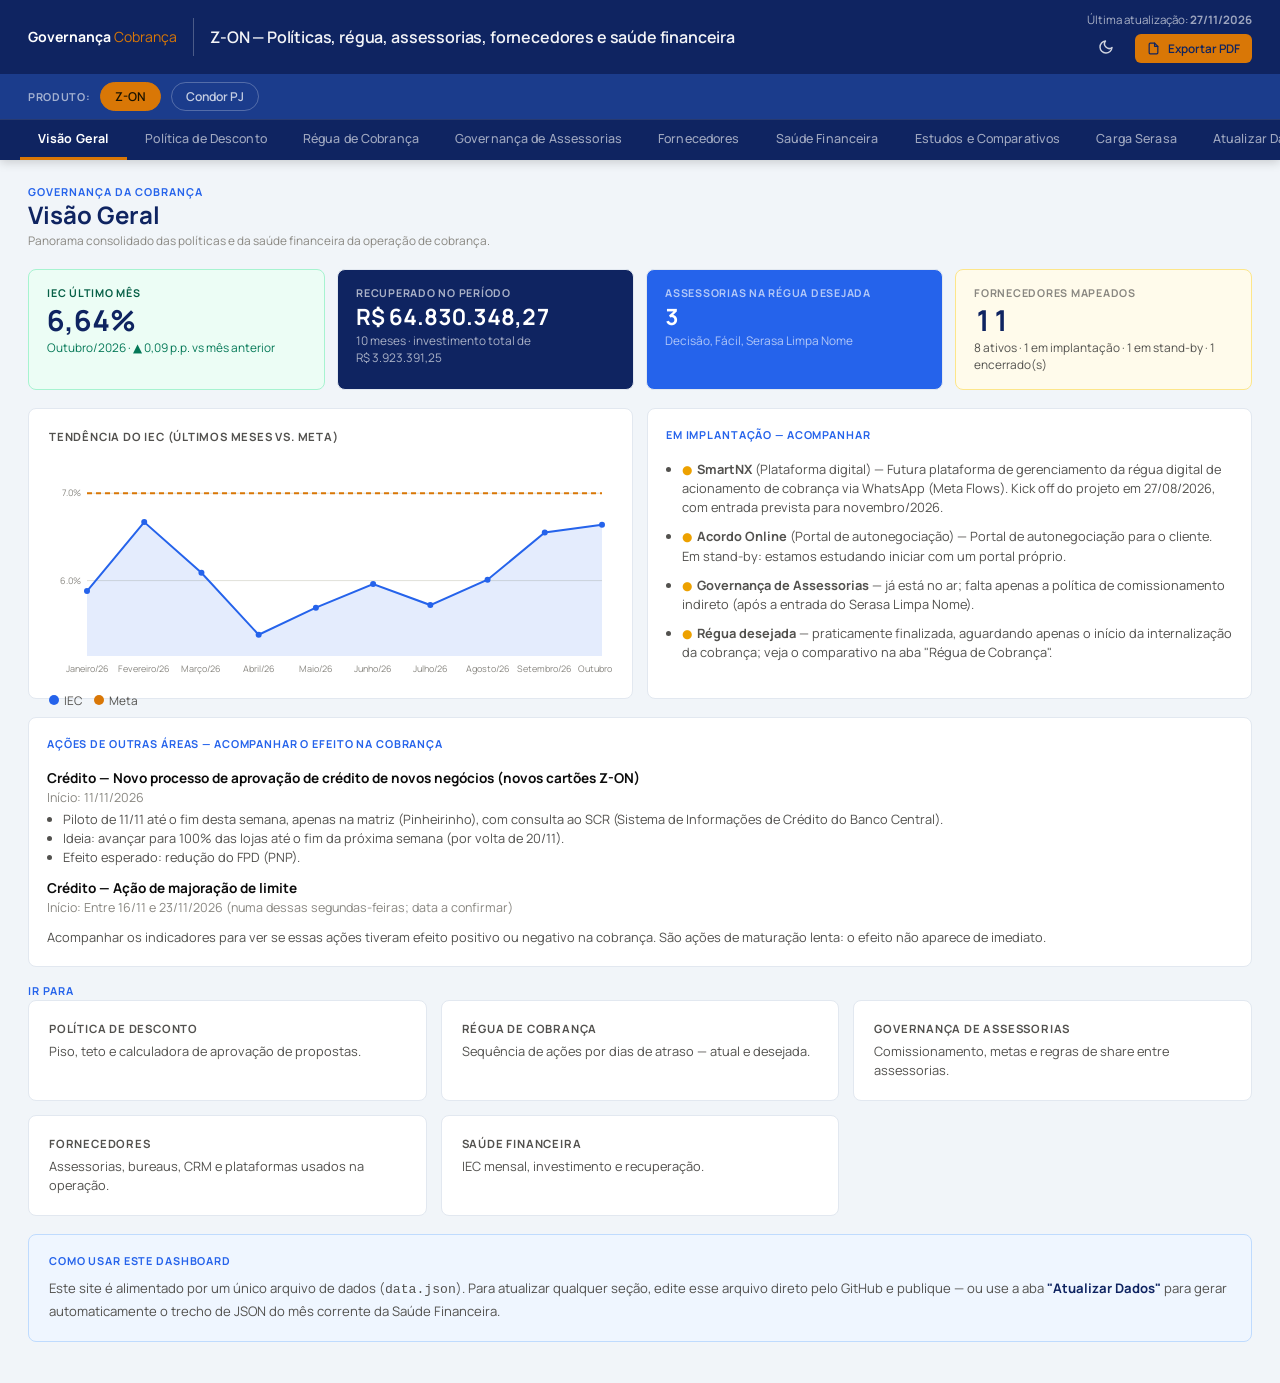
<file: index.html>
<!DOCTYPE html>
<html lang="pt-BR">
<head>
<meta charset="UTF-8">
<meta name="viewport" content="width=device-width, initial-scale=1.0">
<title>Governança da Cobrança</title>
<!-- Tipografia (Manrope, Google Fonts — dígitos tabulares para os KPIs) -->
<link rel="preconnect" href="https://fonts.googleapis.com">
<link rel="preconnect" href="https://fonts.gstatic.com" crossorigin>
<link href="https://fonts.googleapis.com/css2?family=Manrope:wght@400;500;600;700;800&display=swap" rel="stylesheet">
<link rel="stylesheet" href="style.css">
<style>
  /* extras específicos deste dashboard, além do template base */
  .table-card-header{font-size:.92rem;font-weight:700;color:var(--brand-navy);letter-spacing:-.01em;}
  body.dark .table-card-header{color:#f1f5f9;}
  .table-portfolio{table-layout:fixed;}

  #topBar{position:sticky;top:0;z-index:200;box-shadow:0 2px 10px rgba(0,0,0,.18);}
  #descontoToggle{position:sticky;top:var(--topbar-h,0px);z-index:150;background:var(--surface);padding:8px 0;margin-bottom:6px;}
  .product-nav{background:var(--brand-navy-mid);display:flex;align-items:center;gap:10px;padding:8px 28px;flex-wrap:wrap;}
  .product-nav-label{font-size:.68rem;font-weight:700;letter-spacing:.06em;text-transform:uppercase;color:rgba(255,255,255,.6);}
  .product-btn{padding:5px 14px;border:1px solid rgba(255,255,255,.25);border-radius:20px;background:transparent;color:rgba(255,255,255,.75);font-size:.76rem;font-weight:600;cursor:pointer;transition:all .15s;}
  .product-btn:hover{border-color:rgba(255,255,255,.5);color:#fff;}
  .product-btn.active{background:var(--brand-gold);border-color:var(--brand-gold);color:#1a1300;}
  .product-empty{padding:40px 20px;text-align:center;color:var(--ink-muted);font-size:.85rem;}
  .product-empty strong{display:block;color:var(--ink-secondary);font-size:1rem;margin-bottom:6px;}
  @media (max-width:480px){ .product-nav{padding:8px 16px;} }

  .recurso-grid{display:grid;grid-template-columns:repeat(auto-fill,minmax(240px,1fr));gap:12px;}
  .recurso-card{display:flex;align-items:center;justify-content:space-between;gap:10px;padding:12px 14px;border:1px solid var(--surface-border,rgba(0,0,0,.08));border-radius:10px;background:var(--surface-2,rgba(0,0,0,.02));}
  .recurso-card.recurso-pendente{opacity:.65;}
  .recurso-info strong{font-size:.82rem;color:var(--ink-primary);display:block;}
  .recurso-info p{font-size:.74rem;color:var(--ink-secondary);margin-top:3px;}
  .recurso-btn{flex-shrink:0;display:inline-flex;align-items:center;gap:6px;padding:6px 12px;border-radius:6px;background:var(--brand-blue);color:#fff;font-size:.74rem;font-weight:700;text-decoration:none;white-space:nowrap;transition:background-color .15s;}
  .recurso-btn:hover{background:var(--brand-blue-light);}
  .recurso-btn-disabled{background:transparent;border:1px dashed var(--ink-muted);color:var(--ink-muted);cursor:default;}

  .status-pill{display:inline-flex;align-items:center;gap:5px;font-size:.68rem;font-weight:700;letter-spacing:.04em;text-transform:uppercase;padding:3px 10px;border-radius:20px;}
  .status-pill.ativo{background:#ECFDF5;color:#065F46;}
  .status-pill.em_implantacao{background:#FFFBEB;color:#92400E;}
  .cg-grid{display:grid;grid-template-columns:repeat(auto-fit,minmax(190px,1fr));gap:10px;margin:10px 0;} .cg-grid label{display:block;font-size:.72rem;color:var(--ink-muted);margin-bottom:3px;} .cg-grid select,.cg-grid input{width:100%;padding:6px 8px;border:1px solid var(--gridline);border-radius:4px;background:var(--surface-card);color:var(--ink-primary);font:inherit;font-size:.85rem;}
  .delta-up{color:#15803D;font-weight:700;} .delta-down{color:#B91C1C;font-weight:700;} body.dark .delta-up{color:#4ADE80;} body.dark .delta-down{color:#F87171;}
  .status-pill.stand_by,.status-pill.encerrado{background:#F1F5F9;color:#475569;}
  body.dark .status-pill.ativo{background:#0f2d1a;color:#6ee7b7;}
  body.dark .status-pill.em_implantacao{background:#2d2008;color:#F59E0B;}
  body.dark .status-pill.stand_by,body.dark .status-pill.encerrado{background:#1e293b;color:#94A3B8;}

  .regua-track{display:flex;flex-direction:column;gap:0;border-left:2px solid var(--gridline);margin-left:8px;}
  .regua-step{position:relative;padding:10px 0 10px 22px;border-bottom:1px dashed var(--gridline);}
  .regua-step:last-child{border-bottom:none;}
  .regua-step::before{content:'';position:absolute;left:-7px;top:16px;width:12px;height:12px;border-radius:50%;background:var(--brand-blue);border:2px solid var(--surface-card);}
  .regua-step.marco::before{background:var(--brand-gold);}
  .regua-dias{font-size:.68rem;font-weight:700;letter-spacing:.05em;text-transform:uppercase;color:var(--brand-navy);}
  .regua-acao{font-size:.83rem;color:var(--ink-secondary);margin-top:2px;}
  .regua-resp{font-size:.7rem;color:var(--ink-muted);margin-top:2px;}
  body.dark .regua-dias{color:#f1f5f9;}

  .provider-grid{display:grid;grid-template-columns:repeat(auto-fit,minmax(260px,1fr));gap:14px;margin-bottom:18px;}
  .provider-card{background:var(--surface-card);border:1px solid #E2E8F0;border-radius:8px;padding:16px 18px;}
  .provider-name{font-size:.95rem;font-weight:700;color:var(--brand-navy);margin-bottom:2px;}
  .provider-cat{font-size:.68rem;font-weight:700;letter-spacing:.05em;text-transform:uppercase;color:var(--brand-blue);margin-bottom:8px;}
  .provider-papel{font-size:.8rem;color:var(--ink-secondary);line-height:1.5;margin-bottom:10px;}
  .provider-topicos{list-style:none;padding:0;margin:0 0 10px;font-size:.8rem;color:var(--ink-secondary);line-height:1.6;}
  .provider-topicos li{margin-bottom:3px;}
  .provider-topicos strong{color:var(--ink-primary);font-weight:700;}
  body.dark .provider-card{border-color:#334155;}
  body.dark .provider-name{color:#f1f5f9;}

  .calc-frame{width:100%;height:640px;border:1px solid #E2E8F0;border-radius:8px;background:#fff;}
  .estudo-frame{width:100%;height:820px;border:1px solid #E2E8F0;border-radius:8px;background:#fff;}

  .form-grid{display:grid;grid-template-columns:repeat(auto-fit,minmax(220px,1fr));gap:10px 14px;margin-bottom:16px;}
  .form-field label{display:block;font-size:.68rem;font-weight:700;text-transform:uppercase;letter-spacing:.05em;color:var(--ink-muted);margin-bottom:5px;}
  .form-field input, .form-field select{width:100%;padding:8px 10px;border:1px solid #CBD5E1;border-radius:6px;font-size:.85rem;font-family:inherit;background:var(--surface-card);color:var(--ink-primary);}
  body.dark .form-field input, body.dark .form-field select{border-color:#334155;}
  .btn{display:inline-flex;align-items:center;gap:8px;padding:9px 18px;border:none;border-radius:6px;background:var(--brand-navy);color:#fff;font-size:.8rem;font-weight:600;cursor:pointer;transition:background-color .15s,transform .05s;}
  .btn:hover{background:var(--brand-navy-mid);}
  .btn:active{transform:translateY(1px);}
  .btn.gold{background:var(--brand-gold);color:var(--brand-navy);}
  .btn.gold:hover{background:var(--brand-gold-light);}
  textarea#jsonOut{width:100%;min-height:220px;font-family:'IBM Plex Mono',monospace,monospace;font-size:.75rem;padding:12px;border:1px solid #CBD5E1;border-radius:6px;background:#0f172a;color:#e2e8f0;}

  /* callouts (regulamento de assessorias) */
  .callout{border-radius:8px;padding:12px 16px;margin:12px 0;font-size:.83rem;line-height:1.55;border-left:3px solid;background:var(--surface-card);border-top:1px solid #E2E8F0;border-right:1px solid #E2E8F0;border-bottom:1px solid #E2E8F0;}
  .callout p{margin:0;color:var(--ink-secondary);}
  .callout-label{display:block;font-weight:700;margin-bottom:4px;}
  .callout-info{border-left-color:var(--brand-blue);} .callout-info .callout-label{color:var(--brand-blue);}
  .callout-alert{border-left-color:var(--delta-neg);} .callout-alert .callout-label{color:var(--delta-neg);}
  .callout-success{border-left-color:var(--status-good);} .callout-success .callout-label{color:var(--status-good);}
  body.dark .callout{background:var(--surface-card);border-top-color:#334155;border-right-color:#334155;border-bottom-color:#334155;}

  .prizegrid{display:grid;grid-template-columns:repeat(3,1fr);gap:10px;margin:12px 0;}
  @media (max-width:640px){ .prizegrid{grid-template-columns:1fr;} }
  .prizecard{border:1px solid #E2E8F0;border-radius:8px;padding:14px;background:var(--surface-card);}
  body.dark .prizecard{border-color:#334155;}
  .prizecard .place{font-size:.68rem;font-weight:700;letter-spacing:.05em;text-transform:uppercase;color:var(--ink-muted);margin-bottom:8px;}
  .prizecard .row{display:flex;justify-content:space-between;align-items:baseline;padding:6px 0;font-size:.8rem;color:var(--ink-secondary);}
  .prizecard .row .amt{font-weight:700;color:var(--ink-primary);font-variant-numeric:tabular-nums;}
  .prizecard .row.turbo{margin:4px -14px 0;padding:8px 14px;background:#ECFDF5;border-top:1px solid #bbf0cd;}
  .prizecard .row.turbo .amt{color:var(--status-good);}
  body.dark .prizecard .row.turbo{background:#0f2d1a;border-top-color:#1f4a2e;}
  .prizecard .row.plus{margin:0 -14px -14px;padding:8px 14px;background:#FEF3C7;border-top:1px solid #FDE68A;border-radius:0 0 7px 7px;}
  .prizecard .row.plus .amt{color:var(--brand-gold);}
  body.dark .prizecard .row.plus{background:#3a2a0a;border-top-color:#5c4413;}

  .criteria-legend{display:flex;flex-wrap:wrap;gap:10px;margin:2px 0 16px;}
  .criteria-item{flex:1 1 240px;display:flex;align-items:center;gap:9px;padding:10px 13px;border-radius:8px;font-size:.8rem;color:var(--ink-secondary);border:1px solid #E2E8F0;background:var(--surface-card);}
  .criteria-item .tag{flex-shrink:0;font-size:.65rem;font-weight:700;text-transform:uppercase;letter-spacing:.03em;padding:4px 9px;border-radius:100px;}
  .criteria-item.base .tag{background:#F1F5F9;color:var(--ink-secondary);border:1px solid #CBD5E1;}
  .criteria-item.turbo{border-color:#bbf0cd;background:#ECFDF5;}
  .criteria-item.turbo .tag{background:var(--status-good);color:#fff;}
  .criteria-item.plus{border-color:#FDE68A;background:#FEF3C7;}
  .criteria-item.plus .tag{background:var(--brand-gold);color:#fff;}
  body.dark .criteria-item{border-color:#334155;}
  body.dark .criteria-item.base .tag{background:#1e293b;border-color:#334155;}
  body.dark .criteria-item.turbo{border-color:#1f4a2e;background:#0f2d1a;}
  body.dark .criteria-item.plus{border-color:#5c4413;background:#3a2a0a;}
/* Saúde Financeira: tabela larga (1 coluna por mês) — 1ª coluna fixa, sem quebra de linha */
#tblSaude{font-size:.82rem;}
#tblSaude th,#tblSaude td{white-space:nowrap;padding:8px 12px;text-align:right;}
#tblSaude th:first-child,#tblSaude td:first-child{text-align:left;position:sticky;left:0;z-index:1;background:var(--surface-card);box-shadow:1px 0 0 var(--border,#e2e8f0);}
#tblSaude th:first-child{background:var(--brand-navy,#0F2461);color:#fff;z-index:2;}
</style>
</head>
<body>
<script>try{if(localStorage.getItem('governancaCobrancaDarkMode')==='true')document.body.classList.add('dark')}catch(e){}</script>

<div id="topBar">
  <div class="header">
    <div class="header-left">
      <div class="logo"><span style="font-weight:700;">Governança</span><em> Cobrança</em></div>
      <div class="header-sep"></div>
      <div class="header-title" id="headerTitle">Políticas, régua, assessorias, fornecedores e saúde financeira</div>
    </div>
    <div class="header-right">
      <div class="header-update">Última atualização: <strong id="lastUpdate">—</strong></div>
      <button id="darkModeBtn" onclick="toggleDark()" title="Alternar modo escuro" style="background:none;border:none;color:#fff;opacity:.8;cursor:pointer;padding:6px 8px;border-radius:8px;display:inline-flex;align-items:center;margin-top:4px;">
        <svg id="iconMoon" width="16" height="16" viewBox="0 0 24 24" fill="none" stroke="currentColor" stroke-width="2.2" stroke-linecap="round" stroke-linejoin="round"><path d="M21 12.79A9 9 0 1 1 11.21 3a7 7 0 0 0 9.79 9.79z"/></svg>
        <svg id="iconSun" width="16" height="16" viewBox="0 0 24 24" fill="none" stroke="currentColor" stroke-width="2.2" stroke-linecap="round" stroke-linejoin="round" style="display:none"><circle cx="12" cy="12" r="5"/><line x1="12" y1="1" x2="12" y2="3"/><line x1="12" y1="21" x2="12" y2="23"/><line x1="4.22" y1="4.22" x2="5.64" y2="5.64"/><line x1="18.36" y1="18.36" x2="19.78" y2="19.78"/><line x1="1" y1="12" x2="3" y2="12"/><line x1="21" y1="12" x2="23" y2="12"/><line x1="4.22" y1="19.78" x2="5.64" y2="18.36"/><line x1="18.36" y1="5.64" x2="19.78" y2="4.22"/></svg>
      </button>
      <button class="print-btn btn gold" onclick="window.print()" style="margin-left:10px;padding:6px 12px;font-size:.74rem;">
        <svg width="13" height="13" viewBox="0 0 24 24" fill="none" stroke="currentColor" stroke-width="2.2" stroke-linecap="round" stroke-linejoin="round"><path d="M14 2H6a2 2 0 0 0-2 2v16a2 2 0 0 0 2 2h12a2 2 0 0 0 2-2V8z"/><polyline points="14 2 14 8 20 8"/></svg>
        Exportar PDF
      </button>
    </div>
  </div>

  <div class="product-nav" id="productNav"></div>

  <div class="tab-nav">
    <button class="tab-btn active" data-tab="visao">Visão Geral</button>
    <button class="tab-btn" data-tab="desconto">Política de Desconto</button>
    <button class="tab-btn" data-tab="regua">Régua de Cobrança</button>
    <button class="tab-btn" data-tab="assessorias">Governança de Assessorias</button>
    <button class="tab-btn" data-tab="fornecedores">Fornecedores</button>
    <button class="tab-btn" data-tab="saude">Saúde Financeira</button>
    <button class="tab-btn" data-tab="estudos">Estudos e Comparativos</button>    <button class="tab-btn" data-tab="carga">Carga Serasa</button>    <button class="tab-btn" data-tab="atualizar">Atualizar Dados</button>
    <button class="tab-btn" data-tab="mapa">Mapa da Cobrança</button>
  </div>
</div>

<!-- VISÃO GERAL -->
<div class="tab-panel active" id="tab-visao">
  <p class="sec-label">Governança da cobrança</p>
  <h1 class="sec-title">Visão Geral</h1>
  <p class="sec-subtitle">Panorama consolidado das políticas e da saúde financeira da operação de cobrança.</p>
  <div class="kpi-grid" id="visaoKpis"></div>

  <div class="chart-grid">
    <div class="chart-card">
      <div class="chart-title">Tendência do IEC (últimos meses vs. meta)</div>
      <div class="chart-wrap h220" id="visaoIecMini"></div>
    </div>
    <div class="insight-panel">
      <div class="insight-title">Em implantação — acompanhar</div>
      <div id="visaoImplantacao"></div>
    </div>
  </div>

  <div class="insight-panel" id="visaoAcoesBloco" style="display:none;margin-bottom:16px;">
    <div class="insight-title">Ações de outras áreas — acompanhar o efeito na cobrança</div>
    <div id="visaoAcoes"></div>
  </div>

  <p class="sec-label" style="margin-top:6px;">Ir para</p>
  <div class="chart-grid" id="visaoAtalhos"></div>

  <div class="destaque-block">
    <div class="destaque-title">Como usar este dashboard</div>
    <div class="destaque-text">
      Este site é alimentado por um único arquivo de dados (<code>data.json</code>). Para atualizar qualquer seção, edite esse arquivo direto pelo GitHub e publique — ou use a aba <strong>"Atualizar Dados"</strong> para gerar automaticamente o trecho de JSON do mês corrente da Saúde Financeira.
    </div>
  </div>
</div>

<!-- POLÍTICA DE DESCONTO -->
<div class="tab-panel" id="tab-desconto">
  <p class="sec-label">Política de desconto</p>
  <h1 class="sec-title">Piso, teto e calculadora de aprovação</h1>
  <p class="sec-subtitle" id="descontoFluxo"></p>

  <div id="descontoContent">
    <div class="filter-row" id="descontoToggle">
      <button class="filter-btn active" data-vista="calculadora">Calculadora</button>
      <button class="filter-btn" data-vista="oficial">Política Oficial</button>
      <button class="filter-btn" data-vista="parcelamento" id="descontoBtnParcelamento">Política de Parcelamento</button>
      <button class="filter-btn" data-vista="quebra" id="descontoBtnQuebra">Quebra de Acordo</button>
      <button class="filter-btn" data-vista="campanhas" id="descontoBtnCampanhas">Campanhas</button>
      <button class="filter-btn" data-vista="serasa" id="descontoBtnSerasa">Serasa Limpa Nome</button>
    </div>

    <div id="descontoSimples" style="display:none;"></div>

    <div id="descontoVista-calculadora">
      <div class="chart-card wide" style="margin-bottom:0;">
        <div class="chart-title" style="display:flex;align-items:center;justify-content:space-between;gap:10px;flex-wrap:wrap;">Calculadora de Aprovação de Negociação
          <button type="button" class="btn" id="calcDownloadBtn" title="Baixa o arquivo HTML autônomo, com a política vigente de hoje">⬇ Baixar calculadora (HTML)</button>
        </div>
        <iframe class="calc-frame" id="calcFrame"></iframe>
      </div>
    </div>

    <div id="descontoVista-oficial" style="display:none;">
      <div class="filter-row" id="oficialSub" style="margin-bottom:14px;">
        <button class="filter-btn active" data-sub="nova">Vigente (desde 02/11)</button>
        <button class="filter-btn" data-sub="anterior">Anterior (histórico)</button>
        <button class="filter-btn" data-sub="comparar">Comparar</button>
      </div>
      <div id="oficialNova"></div>
      <div id="oficialComparar" style="display:none;"></div>
      <div id="oficialAnterior" style="display:none;">
        <div class="callout callout-info" id="anteriorCallout" style="margin-bottom:14px;"></div>
        <div class="table-card">
          <div class="table-card-header"><strong>Política anterior (histórico) — piso por fase de aging</strong></div>
          <div class="table-scroll">
            <table id="tblOficial"></table>
          </div>
        </div>
        <div class="table-card" style="margin-top:14px;">
          <div class="table-card-header"><strong>Política anterior (histórico) — teto (agressiva), máximo negociável</strong></div>
          <div class="table-scroll">
            <table id="tblAgressiva"></table>
          </div>
        </div>
      </div>
    </div>

    <div id="descontoVista-parcelamento" style="display:none;">
      <div class="callout callout-info" id="parcelamentoDescricao" style="margin-bottom:14px;"></div>
      <div class="table-card">
        <div class="table-card-header"><strong id="parcelamentoTitulo">Política de parcelamento vigente</strong></div>
        <div class="table-scroll">
          <table id="tblParcelamento"></table>
        </div>
      </div>
      <div class="table-card" style="margin-top:14px;">
        <div class="table-card-header"><strong>Política anterior (encerrada)</strong></div>
        <div class="table-scroll">
          <table id="tblParcelamentoAnterior"></table>
        </div>
      </div>
      <p class="note" id="parcelamentoAnteriorNota" style="font-size:.78rem;color:var(--ink-muted);margin-top:8px;"></p>
    </div>

    <div id="descontoVista-quebra" style="display:none;">
      <div class="callout callout-info" id="quebraDescricao" style="margin-bottom:14px;"></div>
      <div class="table-card">
        <div class="table-card-header"><strong>Quebra de acordo — antes e depois</strong></div>
        <div class="table-scroll"><table id="tblQuebra"></table></div>
      </div>
      <p class="note" id="quebraAnteriorNota" style="font-size:.78rem;color:var(--ink-muted);margin-top:8px;"></p>
    </div>

    <div id="descontoVista-campanhas" style="display:none;"></div>

    <div id="descontoVista-serasa" style="display:none;"></div>

  </div>
  <div id="descontoEmpty" style="display:none;"></div>
</div>

<!-- RÉGUA -->
<div class="tab-panel" id="tab-regua">
  <p class="sec-label">Régua de cobrança</p>
  <h1 class="sec-title">Sequência de ações por dias de atraso</h1>
  <p class="sec-subtitle" id="reguaSubtitle">Atual (em produção) e Desejada (futuro próximo) lado a lado — linhas em âmbar marcam um marco (bloqueio, negativação, cancelamento, prejuízo).</p>

  <div id="reguaContent">
    <div class="seg-tables-grid" id="reguaComparativo"></div>

    <div class="seg-tables-grid" id="reguaFerrGrid">
      <div class="table-card" style="padding:16px 18px;">
        <div class="table-card-header" style="padding:0 0 10px;border:none;"><strong>Atual — ferramentas e assessorias</strong></div>
        <div id="reguaFerramentasAtual"></div>
      </div>
      <div class="table-card" style="padding:16px 18px;" id="reguaFerrDesejadaCard">
        <div class="table-card-header" style="padding:0 0 10px;border:none;"><strong>Desejada — ferramentas e assessorias</strong></div>
        <div id="reguaFerramentasDesejada"></div>
      </div>
    </div>

    <div class="table-card" style="padding:16px 18px;" id="reguaRecursosCard">
      <div class="table-card-header" style="padding:0 0 10px;border:none;"><strong>Régua digital — recursos de referência</strong></div>
      <div id="reguaRecursos"></div>
    </div>

    <div class="filter-row">
      <span class="filter-label">Mostrar:</span>
      <button class="filter-btn active" data-filtro="todos">Todos</button>
      <button class="filter-btn" data-filtro="marcos">Somente marcos de cobrança</button>
      <button class="filter-btn" data-filtro="acoes">Somente ações de cobrança</button>
    </div>

    <div class="seg-tables-grid" id="reguaTabGrid">
      <div class="table-card">
        <div class="table-card-header"><strong>Régua Estrutural — Atual</strong></div>
        <div class="table-scroll"><table id="tblReguaAtual"></table></div>
      </div>
      <div class="table-card" id="reguaTabDesejadaCard">
        <div class="table-card-header"><strong>Régua Estrutural — Desejada</strong></div>
        <div class="table-scroll"><table id="tblReguaDesejada"></table></div>
      </div>
    </div>
  </div>
  <div id="reguaEmpty" style="display:none;"></div>
</div>

<!-- ASSESSORIAS -->
<div class="tab-panel" id="tab-assessorias">
  <p class="sec-label">Governança de assessorias de cobrança</p>
  <h1 class="sec-title">Comissionamento, metas e regras de share <span class="status-pill em_implantacao" id="assessoriasStatus"></span></h1>
  <p class="sec-subtitle" id="assessoriasObjetivo"></p>
  <button class="print-btn btn gold" id="assessoriasPrintBtn" onclick="exportarRelatorioAssessorias()" style="margin:4px 0 8px;padding:6px 12px;font-size:.74rem;">
    <svg width="14" height="14" viewBox="0 0 24 24" fill="none" stroke="currentColor" stroke-width="2.2" stroke-linecap="round" stroke-linejoin="round" style="vertical-align:-2px;margin-right:4px;"><path d="M14 2H6a2 2 0 0 0-2 2v16a2 2 0 0 0 2 2h12a2 2 0 0 0 2-2V8z"/><polyline points="14 2 14 8 20 8"/><line x1="16" y1="13" x2="8" y2="13"/><line x1="16" y1="17" x2="8" y2="17"/><line x1="10" y1="9" x2="8" y2="9"/></svg>
    Relatório para as assessorias
  </button>

  <div id="assessoriasSimples" style="display:none;"></div>

  <div id="assessoriasContent">
    <div class="filter-row" id="assessoriasToggle">
      <button class="filter-btn active" data-vista="metas">Metas &amp; Comissão</button>
      <button class="filter-btn" data-vista="share">Share &amp; Redistribuição</button>
      <button class="filter-btn" data-vista="premiacao">Premiação &amp; Bônus</button>
      <button class="filter-btn" data-vista="rituais">Rituais de Gestão</button>
      <button class="filter-btn" data-vista="contatos" id="assessoriasBtnContatos">Contatos</button>
    </div>

    <div id="assessoriasVista-metas">
      <div class="destaque-block">
        <div class="destaque-title">Estrutura de metas</div>
        <div class="destaque-text" id="assessoriasMetas"></div>
      </div>

      <div class="table-card">
        <div class="table-card-header"><strong>Comissão base por faixa de aging (100% da meta)</strong></div>
        <div class="table-scroll"><table id="tblComissaoBase"></table></div>
      </div>

      <div class="table-card" id="comissaoSerasaCard" style="display:none;"></div>

      <div class="insight-panel">
        <div class="insight-title">Comissionamento indireto</div>
        <div class="insight-text" id="comissaoIndireta"></div>
      </div>
    </div>

    <div id="assessoriasVista-share" style="display:none;">
      <div class="insight-panel" style="margin-bottom:12px;">
        <div class="insight-title" id="concorrencialTitulo">Estrutura concorrencial</div>
        <div class="insight-text" id="concorrencial"></div>
      </div>

      <div class="table-card">
        <div class="table-card-header" id="tblPortfolioVigenteHeader"><strong>Arquitetura do portfólio por faixas de atraso — vigente</strong></div>
        <div class="table-scroll"><table id="tblPortfolioVigente" class="table-portfolio"></table></div>
      </div>

      <div class="table-card" style="padding:18px;">
        <div class="table-card-header" style="padding:0 0 10px;border:none;"><strong>Perde e Ganha de Carteira (Trimestral)</strong></div>
        <div class="destaque-text" id="perdeGanhaRegra"></div>
        <div class="callout callout-alert" id="perdeGanhaAmostragem"></div>
        <div class="callout callout-info" id="perdeGanhaObservacao" style="margin-top:10px;"></div>
      </div>
    </div>

    <div id="assessoriasVista-premiacao" style="display:none;">
      <div class="table-card" style="padding:18px;">
        <div class="table-card-header" style="padding:0 0 10px;border:none;"><strong>Premiação mensal</strong></div>
        <div id="premiacaoMensalGrid"></div>
        <div class="criteria-legend" id="premiacaoMensalCriterios"></div>
      </div>
      <div class="table-card" style="padding:18px;">
        <div class="table-card-header" style="padding:0 0 10px;border:none;"><strong>Premiação trimestral</strong></div>
        <div id="premiacaoTrimestralGrid"></div>
        <div class="criteria-legend" id="premiacaoTrimestralCriterios"></div>
      </div>
      <div class="callout callout-success" id="premiacaoBonusPrejuizo"></div>
      <div class="callout callout-info" id="premiacaoTravaMinima"></div>
      <div class="callout callout-info" id="premiacaoFormaPagamento"></div>

      <div class="table-card" style="padding:18px;">
        <div class="table-card-header" style="padding:0 0 10px;border:none;"><strong>Repasse e prestação de contas</strong></div>
        <div class="destaque-text" id="governancaRepasse"></div>
      </div>
    </div>

    <div id="assessoriasVista-rituais" style="display:none;">
      <div class="table-card" style="padding:18px;">
        <div class="table-card-header" style="padding:0 0 10px;border:none;"><strong>Rituais de gestão</strong></div>
        <div class="two-col" style="grid-template-columns:1fr 1fr 1fr;margin-bottom:0;" id="rituaisGrid"></div>
      </div>
    </div>

    <div id="assessoriasVista-contatos" style="display:none;">
      <div class="table-card">
        <div class="table-card-header"><strong>Contatos das assessorias</strong></div>
        <div class="table-scroll"><table id="tblContatos"></table></div>
      </div>
    </div>
  </div>
  <div id="assessoriasEmpty" style="display:none;"></div>
</div>

<!-- FORNECEDORES -->
<div class="tab-panel" id="tab-fornecedores">
  <p class="sec-label">Fornecedores</p>
  <h1 class="sec-title">Parceiros do processo de cobrança</h1>
  <p class="sec-subtitle">Assessorias, plataformas, bureaus e ferramentas usados na operação.</p>
  <div class="filter-row" id="fornecedoresToggle">
    <button class="filter-btn active" data-vista="parceiros">Parceiros atuais</button>
    <button class="filter-btn" data-vista="futuro" id="fornecedoresBtnFuturo">Desenho futuro</button>
  </div>
  <div class="provider-grid" id="fornecedoresGrid"></div>
  <div id="fornecedoresFuturo" style="display:none;"></div>
  <div id="fornecedoresEmpty" style="display:none;"></div>
</div>

<!-- SAÚDE FINANCEIRA -->
<div class="tab-panel" id="tab-saude">
  <p class="sec-label">Saúde financeira da cobrança</p>
  <div style="display:flex;align-items:flex-end;justify-content:space-between;flex-wrap:wrap;gap:12px;">
    <h1 class="sec-title" style="margin-bottom:0;">IEC — Índice de Eficiência de Custo</h1>
    <div class="form-field" style="max-width:220px;margin:0;">
      <label>Mês de referência</label>
      <select id="saudeMesSelect"></select>
    </div>
  </div>
  <p class="sec-subtitle" id="iecFormula"></p>
  <div id="saudeContent">
    <div class="kpi-grid" id="saudeKpis"></div>
    <div class="chart-grid">
      <div class="chart-card">
        <div class="chart-title">IEC mensal vs. meta</div>
        <div class="chart-wrap h260" id="chartIec"></div>
      </div>
      <div class="chart-card">
        <div class="chart-title">Investimento vs. Recuperação (R$)</div>
        <div class="chart-wrap h260" id="chartInvest"></div>
      </div>
    </div>
    <div class="table-card">
      <div class="table-card-header"><strong>Investimento por linha, por mês</strong></div>
      <div class="table-scroll"><table id="tblSaude"></table></div>
    </div>
  </div>
  <div id="saudeEmpty" style="display:none;"></div>
</div>

<!-- ESTUDOS E COMPARATIVOS -->
<div class="tab-panel" id="tab-estudos">
  <p class="sec-label">Estudos e comparativos</p>
  <h1 class="sec-title">Estudos e Comparativos Gerais</h1>
  <p class="sec-subtitle">Análises pontuais de cenário e comparativos de custo, fora do ciclo mensal de governança — cada estudo é um documento independente.</p>

  <div id="estudosContent">
    <div class="filter-row" id="estudosToggle"></div>
    <div class="chart-card wide" style="margin-bottom:18px;">
      <div class="chart-title" id="estudoTitulo"></div>
      <iframe class="estudo-frame" id="estudoFrame"></iframe>
      <div class="recurso-card" id="estudoExterno" style="display:none;">
        <div><strong id="estudoExternoTitulo"></strong><div id="estudoExternoDesc" style="font-size:.8rem;color:var(--ink-muted);margin-top:4px;"></div></div>
        <a class="recurso-btn" id="estudoExternoLink" target="_blank" rel="noopener">Abrir estudo ↗</a>
      </div>
    </div>
  </div>
  <div id="estudosEmpty" style="display:none;"></div>
</div>

<!-- ATUALIZAR DADOS -->
<div class="tab-panel" id="tab-atualizar">
  <p class="sec-label">Manutenção</p>
  <h1 class="sec-title">Atualizar dados de Saúde Financeira <span id="atualizarProdutoLabel"></span></h1>
  <p class="sec-subtitle">Preencha os valores do mês, o IEC é calculado sozinho. O botão abaixo gera o <code>data.json</code> <strong>completo</strong> já com esse mês incluído — é só substituir todo o conteúdo do arquivo no GitHub por esse e commitar. Nada de colar em um ponto específico.</p>

  <div id="atualizarContent">
    <div style="display:flex;gap:14px;max-width:360px;margin-bottom:16px;">
      <div class="form-field" style="flex:1;">
        <label>Mês</label>
        <select id="inMesNome"></select>
      </div>
      <div class="form-field" style="flex:1;">
        <label>Ano</label>
        <select id="inAno"></select>
      </div>
    </div>

    <div class="form-grid" id="formLinhas"></div>

    <div class="form-field" style="max-width:320px;margin-bottom:16px;">
      <label>Recuperação do mês (R$)</label>
      <input type="text" inputmode="decimal" id="inRecuperacao" placeholder="0,00">
    </div>

    <div class="kpi-grid" style="margin-bottom:16px;">
      <div class="kpi-card gold">
        <div class="kpi-label">Investimento total (calculado)</div>
        <div class="kpi-value" id="outInvestTotal">R$ 0,00</div>
      </div>
      <div class="kpi-card gold">
        <div class="kpi-label">IEC (calculado)</div>
        <div class="kpi-value" id="outIec">0,00%</div>
      </div>
    </div>

    <button class="btn" onclick="gerarJson()">Gerar data.json atualizado</button>
    <button class="btn gold" style="margin-left:8px;" onclick="copiarJson()">Copiar</button>
    <span id="gerarJsonAviso" style="margin-left:12px;font-size:.78rem;color:var(--brand-gold);font-weight:600;"></span>

    <p class="footnote" style="margin-top:16px;">Isso é o arquivo <code>data.json</code> inteiro (todos os produtos, todas as seções) com o mês acima já incluído em <code>saudeFinanceira.meses</code> do produto selecionado no seletor no topo do site. No GitHub, abra o <code>data.json</code>, selecione tudo (Ctrl/Cmd+A), cole por cima e faça o commit.</p>
    <textarea id="jsonOut" readonly style="margin-top:6px;"></textarea>
  </div>
  <div id="atualizarEmpty" style="display:none;"></div>
</div>

<!-- MAPA DA COBRANÇA (artefato Claude) -->
<div class="tab-panel" id="tab-mapa">
  <p class="sec-label">Governança da cobrança — Grupo Zonta</p>
  <h1 class="sec-title">Mapa da Cobrança</h1>
  <p class="sec-subtitle">Progresso das frentes de governança de cobrança PF e PJ do grupo (internalização, régua, integrações, assessorias). Mantido à parte, num artefato Claude com atualização em tempo real.</p>

  <div class="recurso-card">
    <div class="recurso-info">
      <strong>Mapa da Cobrança (artefato Claude)</strong>
      <p>A claude.ai não permite ser embutida dentro de outro site (bloqueio de segurança do navegador), então o quadro vive num link à parte — abre numa aba nova e pede login com a conta da organização para ver e atualizar os status.</p>
    </div>
    <a class="recurso-btn" href="https://claude.ai/artifact/Emsnqr9PTwcuqtrRzKNjjL" target="_blank" rel="noopener">Abrir Mapa da Cobrança ↗</a>
  </div>
</div>

<!-- CARGA SERASA (módulo estático: processa o arquivo no navegador, sem data.json) -->
<div class="tab-panel" id="tab-carga">
  <p class="sec-label">Serasa Limpa Nome</p>
  <h1 class="sec-title">Carga de dívidas para o Serasa</h1>
  <p class="sec-subtitle">Converte um CSV de dívidas para o layout de inclusão ou de exclusão do Serasa Limpa Nome (carteira Z-ON card). Os parâmetros da carteira e a tabela de desconto estão em Política de Desconto → Serasa Limpa Nome.</p>
  <div id="cargaRoot"></div>
</div>

<script>
let DATA = null;
let dataEditavel = null; // cópia de trabalho de DATA, acumula as edições feitas na aba "Atualizar Dados" nesta sessão do navegador

function toggleDark(){
  const isDark = document.body.classList.toggle('dark');
  try{localStorage.setItem('governancaCobrancaDarkMode', isDark)}catch(e){}
  const moon = document.getElementById('iconMoon');
  const sun  = document.getElementById('iconSun');
  if(moon) moon.style.display = isDark ? 'none' : '';
  if(sun)  sun.style.display  = isDark ? '' : 'none';
}
(function _syncDarkIcon(){
  if(document.body.classList.contains('dark')){
    const moon = document.getElementById('iconMoon');
    const sun  = document.getElementById('iconSun');
    if(moon) moon.style.display = 'none';
    if(sun)  sun.style.display  = '';
  }
})();

document.querySelectorAll('.tab-btn').forEach(btn=>{
  btn.addEventListener('click', ()=>{
    document.querySelectorAll('.tab-btn').forEach(b=>b.classList.remove('active'));
    document.querySelectorAll('.tab-panel').forEach(p=>p.classList.remove('active'));
    btn.classList.add('active');
    document.getElementById('tab-'+btn.dataset.tab).classList.add('active');
  });
});

function brl(v){ return (v||0).toLocaleString('pt-BR', {style:'currency', currency:'BRL'}); }
function pct(v, casas){ return (v===null||v===undefined) ? '—' : v.toFixed(casas!==undefined?casas:2).replace('.', ',') + '%'; }

/* ---------- GRÁFICOS SVG (sem dependência externa — mais confiável em redes corporativas restritas) ---------- */
function svgEl(tag, attrs){
  const el = document.createElementNS('http://www.w3.org/2000/svg', tag);
  for(const k in attrs) el.setAttribute(k, attrs[k]);
  return el;
}

/* ---------- tooltip compartilhado pelos gráficos SVG ---------- */
function chartTooltipEl(container){
  let tip = container.querySelector('.chart-tooltip');
  if(!tip){
    tip = document.createElement('div');
    tip.className = 'chart-tooltip';
    container.appendChild(tip);
  }
  return tip;
}
function positionTooltip(container, tip, clientX, clientY){
  const rect = container.getBoundingClientRect();
  tip.style.display = 'block';
  let left = clientX - rect.left + 14;
  let top = clientY - rect.top + 14;
  const tw = tip.offsetWidth, th = tip.offsetHeight;
  if(left + tw > rect.width) left = clientX - rect.left - tw - 14;
  if(top + th > rect.height) top = clientY - rect.top - th - 14;
  if(left < 2) left = 2;
  if(top < 2) top = 2;
  tip.style.left = left + 'px';
  tip.style.top = top + 'px';
}
function svgCursorPoint(svg, evt){
  const pt = svg.createSVGPoint();
  pt.x = evt.clientX; pt.y = evt.clientY;
  const ctm = svg.getScreenCTM();
  if(!ctm) return {x:0,y:0};
  return pt.matrixTransform(ctm.inverse());
}

function drawLineChart(containerId, labels, series, yFmt){
  const container = document.getElementById(containerId);
  if(!container) return;
  container.innerHTML = '';
  const w = Math.max(container.clientWidth || 380, 260), h = container.clientHeight || 220;
  const padL = 38, padR = 10, padT = 14, padB = 22;
  const plotW = w - padL - padR, plotH = h - padT - padB;
  const isDark = document.body.classList.contains('dark');
  const gridColor = isDark ? '#334155' : '#e1e0d9';
  const textColor = isDark ? '#94a3b8' : '#898781';
  const crosshairColor = isDark ? '#64748b' : '#c3c2b7';

  let allVals = [];
  series.forEach(s=>allVals = allVals.concat(s.data));
  let vMin = Math.min(...allVals), vMax = Math.max(...allVals);
  if(vMin === vMax){ vMin -= 1; vMax += 1; }
  const margin = (vMax - vMin) * 0.15 || 1;
  vMin -= margin; vMax += margin;

  const svg = svgEl('svg', {viewBox:`0 0 ${w} ${h}`, width:'100%', height:'100%'});

  const n = labels.length;
  const x = i => padL + (n<=1 ? plotW/2 : (i/(n-1)) * plotW);
  const y = v => padT + plotH - ((v - vMin)/(vMax - vMin)) * plotH;

  // gridlines (passos "redondos", evita dois rótulos formatados iguais quando
  // os dados ficam num range estreito perto de uma meta fixa — bug real visto
  // em 28/08/2026: duas linhas de "7%" no eixo quando a meta de IEC subiu pra
  // 7% e passou a ficar perto do teto do range dos dados)
  const rawStep = (vMax - vMin) / 3;
  const mag = Math.pow(10, Math.floor(Math.log10(rawStep)));
  const normStep = rawStep / mag;
  const niceStep = (normStep < 1.5 ? 1 : normStep < 3 ? 2 : normStep < 7 ? 5 : 10) * mag;
  const niceMin = Math.ceil(vMin / niceStep) * niceStep;
  let lastGridLabel = null;
  for(let gv = niceMin; gv <= vMax + niceStep*1e-6; gv += niceStep){
    const label = yFmt ? yFmt(gv) : gv.toFixed(1);
    if(label === lastGridLabel) continue; // mesmo texto que o rótulo anterior — pula em vez de duplicar
    lastGridLabel = label;
    const gy = y(gv);
    svg.appendChild(svgEl('line', {x1:padL, x2:w-padR, y1:gy, y2:gy, stroke:gridColor, 'stroke-width':1}));
    const lbl = svgEl('text', {x:padL-6, y:gy+3, 'text-anchor':'end', 'font-size':9, fill:textColor});
    lbl.textContent = label;
    svg.appendChild(lbl);
  }

  // eixo X labels
  const xLabelEls = [];
  labels.forEach((l,i)=>{
    const lbl = svgEl('text', {x:x(i), y:h-6, 'text-anchor':'middle', 'font-size':9, fill:textColor});
    lbl.textContent = l;
    svg.appendChild(lbl);
    xLabelEls.push(lbl);
  });

  series.forEach(s=>{
    const pts = s.data.map((v,i)=>[x(i), y(v)]);
    if(s.fill){
      const areaPts = [[x(0), y(vMin)], ...pts, [x(pts.length-1), y(vMin)]];
      svg.appendChild(svgEl('polygon', {points: areaPts.map(p=>p.join(',')).join(' '), fill:s.color, opacity:0.12}));
    }
    const line = svgEl('polyline', {points: pts.map(p=>p.join(',')).join(' '), fill:'none', stroke:s.color, 'stroke-width':2});
    if(s.dash) line.setAttribute('stroke-dasharray', '5,4');
    svg.appendChild(line);
    if(!s.dash){
      pts.forEach(p=>{
        svg.appendChild(svgEl('circle', {cx:p[0], cy:p[1], r:3, fill:s.color}));
      });
    }
  });

  // crosshair vertical (oculto até o hover)
  const crosshair = svgEl('line', {x1:0, x2:0, y1:padT, y2:padT+plotH, stroke:crosshairColor, 'stroke-width':1, 'stroke-dasharray':'3,3', opacity:0, 'pointer-events':'none'});
  svg.appendChild(crosshair);

  // pontos de destaque por série (mostrados no índice sob o cursor)
  const hoverDots = series.map(s=>{
    const dot = svgEl('circle', {r:5.5, fill:s.color, stroke:isDark?'#0f172a':'#fff', 'stroke-width':2, opacity:0, 'pointer-events':'none'});
    svg.appendChild(dot);
    return dot;
  });

  const tip = chartTooltipEl(container);

  function hideHover(){
    crosshair.setAttribute('opacity', 0);
    hoverDots.forEach(d=>d.setAttribute('opacity', 0));
    tip.style.display = 'none';
    xLabelEls.forEach(el=>el.setAttribute('font-weight', 'normal'));
  }

  function updateHover(evt){
    if(n===0) return;
    const pt = svgCursorPoint(svg, evt);
    const step = n<=1 ? plotW : plotW/(n-1);
    let idx = Math.round((pt.x - padL) / step);
    idx = Math.max(0, Math.min(n-1, idx));

    crosshair.setAttribute('x1', x(idx));
    crosshair.setAttribute('x2', x(idx));
    crosshair.setAttribute('opacity', 1);
    xLabelEls.forEach((el,i)=>el.setAttribute('font-weight', i===idx ? '700' : 'normal'));

    let rows = '';
    series.forEach((s,si)=>{
      const v = s.data[idx];
      if(!s.dash){
        hoverDots[si].setAttribute('cx', x(idx));
        hoverDots[si].setAttribute('cy', y(v));
        hoverDots[si].setAttribute('opacity', 1);
      } else {
        hoverDots[si].setAttribute('opacity', 0);
      }
      rows += `<div class="tt-row"><span class="tt-dot" style="background:${s.color}"></span>${s.label}: <strong>${s.fmt ? s.fmt(v) : v}</strong></div>`;
    });
    tip.innerHTML = `<div class="tt-title">${labels[idx]}</div>${rows}`;
    positionTooltip(container, tip, evt.clientX, evt.clientY);
  }

  const overlay = svgEl('rect', {x:0, y:0, width:w, height:h, fill:'transparent', 'pointer-events':'all', style:'cursor:crosshair;'});
  overlay.addEventListener('pointermove', updateHover);
  overlay.addEventListener('pointerdown', updateHover);
  overlay.addEventListener('pointerleave', hideHover);
  overlay.addEventListener('mouseleave', hideHover);
  svg.appendChild(overlay);

  container.appendChild(svg);
  container.appendChild(tip);

  // legenda
  const legend = document.createElement('div');
  legend.className = 'chart-legend';
  legend.innerHTML = series.map(s=>`<span class="legend-item"><span class="legend-dot" style="background:${s.color}"></span>${s.label}</span>`).join('');
  container.appendChild(legend);
}

function drawDualBarChart(containerId, labels, series, valFmt){
  const container = document.getElementById(containerId);
  if(!container) return;
  container.innerHTML = '';
  const w = Math.max(container.clientWidth || 380, 260), h = (container.clientHeight || 220) - 22; // reserva espaço p/ legenda
  const padL = 8, padR = 8, padT = 10, padB = 22;
  const plotW = w - padL - padR, plotH = h - padT - padB;
  const isDark = document.body.classList.contains('dark');
  const textColor = isDark ? '#94a3b8' : '#898781';
  const hoverColBg = isDark ? 'rgba(148,163,184,.12)' : 'rgba(15,36,97,.06)';

  const svg = svgEl('svg', {viewBox:`0 0 ${w} ${h}`, width:'100%', height:'100%'});
  const n = labels.length;
  const groupW = plotW / n;
  const barW = Math.min(18, groupW/4);
  const maxes = series.map(s=>Math.max(...s.data, 1));

  // retângulo de destaque de coluna (atrás das barras, oculto até o hover)
  const hoverCol = svgEl('rect', {x:0, y:padT, width:groupW, height:plotH, fill:hoverColBg, opacity:0, 'pointer-events':'none'});
  svg.appendChild(hoverCol);

  const barsByGroup = [];
  labels.forEach((l,gi)=>{
    const gx = padL + gi*groupW + groupW/2;
    const bars = [];
    series.forEach((s,si)=>{
      const v = s.data[gi];
      const bh = (v / maxes[si]) * plotH;
      const bx = gx - (series.length*barW)/2 + si*barW;
      const by = padT + plotH - bh;
      const rect = svgEl('rect', {x:bx, y:by, width:barW-2, height:Math.max(bh,1), fill:s.color, rx:2, style:'transition:opacity .1s;'});
      svg.appendChild(rect);
      bars.push(rect);
    });
    barsByGroup.push(bars);
    const lbl = svgEl('text', {x:gx, y:h-6, 'text-anchor':'middle', 'font-size':9, fill:textColor});
    lbl.textContent = l;
    svg.appendChild(lbl);
  });

  const tip = chartTooltipEl(container);

  function hideHover(){
    hoverCol.setAttribute('opacity', 0);
    barsByGroup.forEach(bars=>bars.forEach(b=>b.setAttribute('opacity', 1)));
    tip.style.display = 'none';
  }
  function showHover(gi, evt){
    hoverCol.setAttribute('x', padL + gi*groupW);
    hoverCol.setAttribute('opacity', 1);
    barsByGroup.forEach((bars,i)=>bars.forEach(b=>b.setAttribute('opacity', i===gi ? 1 : .45)));
    const rows = series.map((s,si)=>{
      const v = s.data[gi];
      return `<div class="tt-row"><span class="tt-dot" style="background:${s.color}"></span>${s.label}: <strong>${valFmt ? valFmt(v) : v}</strong></div>`;
    }).join('');
    tip.innerHTML = `<div class="tt-title">${labels[gi]}</div>${rows}`;
    positionTooltip(container, tip, evt.clientX, evt.clientY);
  }

  labels.forEach((l,gi)=>{
    const zone = svgEl('rect', {x:padL+gi*groupW, y:0, width:groupW, height:h, fill:'transparent', 'pointer-events':'all', style:'cursor:pointer;'});
    zone.addEventListener('pointermove', evt=>showHover(gi, evt));
    zone.addEventListener('pointerdown', evt=>showHover(gi, evt));
    zone.addEventListener('pointerenter', evt=>showHover(gi, evt));
    zone.addEventListener('pointerleave', hideHover);
    zone.addEventListener('mouseleave', hideHover);
    svg.appendChild(zone);
  });

  container.appendChild(svg);
  container.appendChild(tip);
  const legend = document.createElement('div');
  legend.className = 'chart-legend';
  legend.innerHTML = series.map(s=>`<span class="legend-item"><span class="legend-dot" style="background:${s.color}"></span>${s.label} (escala própria)</span>`).join('');
  container.appendChild(legend);
}

let produtoAtual = null;

function produto(){ return DATA.produtos[produtoAtual]; }

function emptyState(msg){
  return `<div class="product-empty"><strong>Ainda não configurado</strong>${msg}</div>`;
}

fetch('data.json?v=' + Date.now())
  .then(r=>{ if(!r.ok) throw new Error('HTTP '+r.status); return r.json(); })
  .then(json=>{
    DATA = json;
    dataEditavel = JSON.parse(JSON.stringify(json));
    produtoAtual = DATA.produtoPadrao || Object.keys(DATA.produtos)[0];
    renderProductNav();
    renderAll();
    document.getElementById('cargaRoot').innerHTML = cargaHtml();
    cargaInit();
  })
  .catch(err=>{
    document.body.innerHTML = '<div style="padding:40px;font-family:sans-serif;color:#B91C1C;">Não foi possível carregar <code>data.json</code>. Se você abriu este arquivo direto do disco (duplo clique), sirva a pasta com um servidor local (ex: <code>python -m http.server</code>) — navegadores bloqueiam leitura de arquivo local por segurança. Detalhe: ' + err.message + '</div>';
  });

function safe(fn, nome){
  try{ fn(); }
  catch(e){ console.error('Falha ao renderizar ' + nome + ':', e); }
}

function renderProductNav(){
  const ids = Object.keys(DATA.produtos);
  document.getElementById('productNav').innerHTML = `
    <span class="product-nav-label">Produto:</span>
    ${ids.map(id=>`<button class="product-btn ${id===produtoAtual?'active':''}" data-produto="${id}">${DATA.produtos[id].nome}</button>`).join('')}`;
  document.querySelectorAll('.product-btn').forEach(btn=>{
    btn.addEventListener('click', ()=>{
      produtoAtual = btn.dataset.produto;
      document.querySelectorAll('.product-btn').forEach(b=>b.classList.remove('active'));
      btn.classList.add('active');
      renderAll();
    });
  });
}

function renderAll(){
  const p = produto();
  document.getElementById('headerTitle').textContent = p.nome + ' — Políticas, régua, assessorias, fornecedores e saúde financeira';
  document.getElementById('lastUpdate').textContent = dataBR(p.ultimaAtualizacao);
  safe(renderVisaoGeral, 'Visão Geral');
  safe(renderDesconto, 'Política de Desconto');
  safe(renderRegua, 'Régua de Cobrança');
  safe(renderAssessorias, 'Governança de Assessorias');
  safe(renderFornecedores, 'Fornecedores');
  safe(renderSaude, 'Saúde Financeira');
  safe(renderEstudos, 'Estudos e Comparativos');
  safe(buildFormLinhas, 'Formulário de Atualização');
}

/* ---------- VISÃO GERAL ---------- */
function renderVisaoGeral(){
  const p = produto();
  const fornecedores = p.fornecedores || [];
  const temSaude = !!(p.saudeFinanceira && p.saudeFinanceira.meses && p.saudeFinanceira.meses.length);
  const meses = temSaude ? p.saudeFinanceira.meses : [];
  const ultimo = temSaude ? meses[meses.length-1] : null;
  const anterior = temSaude && meses.length>1 ? meses[meses.length-2] : null;
  const deltaIec = anterior ? (ultimo.iec - anterior.iec) : null;
  const ativos = fornecedores.filter(f=>f.status==='ativo').length;
  const implantacao = fornecedores.filter(f=>f.status==='em_implantacao').length;
  const standBy = fornecedores.filter(f=>f.status==='stand_by').length;
  const encerrados = fornecedores.filter(f=>f.status==='encerrado').length;
  const recupAcumulada = meses.reduce((s,m)=>s+m.recuperacao, 0);
  const investAcumulado = meses.reduce((s,m)=>s+m.investimentoTotal, 0);
  const assessoriasDesejada = (p.regua && (p.regua.desejada || p.regua.atual || {}).assessoriasAtivas) || [];

  const kpis = [
    temSaude
      ? {label:'IEC último mês', value: pct(ultimo.iec), sub: ultimo.mes + (deltaIec!==null ? ` · ${deltaIec<=0?'▼':'▲'} ${Math.abs(deltaIec).toFixed(2).replace('.',',')} p.p. vs mês anterior` : ''), cls: ultimo.iec <= p.saudeFinanceira.metaIec ? 'green' : 'red'}
      : {label:'IEC último mês', value:'—', sub:'Saúde financeira ainda não configurada', cls:'red'},
    {label:'Recuperado no período', value: temSaude ? brl(recupAcumulada) : '—', sub: temSaude ? (meses.length + ' meses · investimento total de ' + brl(investAcumulado)) : '—', cls:'navy'},
    {label: p.regua && !p.regua.desejada ? 'Assessorias na régua atual' : 'Assessorias na régua desejada', value: assessoriasDesejada.length || '—', sub: assessoriasDesejada.join(', ') || 'Régua ainda não configurada', cls:'blue'},
    {label:'Fornecedores mapeados', value: fornecedores.length, sub: fornecedores.length ? (ativos + ' ativos · ' + implantacao + ' em implantação' + (standBy ? ' · ' + standBy + ' em stand-by' : '') + (encerrados ? ' · ' + encerrados + ' encerrado(s)' : '')) : 'Nenhum fornecedor cadastrado ainda', cls:'gold'},
  ];
  document.getElementById('visaoKpis').innerHTML = kpis.map(k=>`
    <div class="kpi-card ${k.cls}">
      <div class="kpi-label">${k.label}</div>
      <div class="kpi-value" style="${k.cls==='navy'||k.cls==='blue' ? 'font-size:1.4rem;' : ''}">${k.value}</div>
      <div class="kpi-sub">${k.sub}</div>
    </div>`).join('');

  if(temSaude){
    const labels = meses.map(m=>m.mes.replace('/2026','/26'));
    drawLineChart('visaoIecMini', labels, [
      { data: meses.map(m=>m.iec), color:'#2563EB', label:'IEC', fill:true, fmt:v=>v.toFixed(2).replace('.',',')+'%' },
      { data: meses.map(()=>p.saudeFinanceira.metaIec), color:'#D97706', label:'Meta', dash:true, fmt:v=>v.toFixed(2).replace('.',',')+'%' }
    ], v=>v.toFixed(1)+'%');
  } else {
    document.getElementById('visaoIecMini').innerHTML = emptyState('Cadastre a Saúde Financeira deste produto no data.json para ver a tendência aqui.');
  }

  const pendencias = [];
  fornecedores.filter(f=>f.status==='em_implantacao' || f.status==='stand_by').forEach(f=>{
    pendencias.push(`<strong>${f.nome}</strong> (${f.categoria}) — ${f.papel}`);
  });
  if(p.assessorias && p.assessorias.pendente){
    pendencias.push(`<strong>Governança de Assessorias</strong> — já está no ar; falta apenas ${p.assessorias.pendente}.`);
  }
  if(p.regua && p.regua.desejada){
    pendencias.push(`<strong>Régua desejada</strong> — ${p.regua.desejada.situacao || 'ainda não é a régua em produção'}; veja o comparativo na aba "Régua de Cobrança".`);
  }
  document.getElementById('visaoImplantacao').innerHTML = pendencias.length ? `
    <ul style="margin:0 0 0 16px;padding:0;display:flex;flex-direction:column;gap:10px;">
      ${pendencias.map(pd=>`<li class="dot-y" style="font-weight:400;font-size:.8rem;line-height:1.5;color:var(--ink-secondary);">${pd}</li>`).join('')}
    </ul>` : '<p style="font-size:.8rem;color:var(--ink-muted);">Nada em implantação registrado para este produto.</p>';

  const acoes = p.acoesOutrasAreas || [];
  document.getElementById('visaoAcoesBloco').style.display = acoes.length ? '' : 'none';
  document.getElementById('visaoAcoes').innerHTML = acoes.map(a=>`
    <div style="margin-bottom:12px;">
      <div style="font-size:.85rem;font-weight:700;color:var(--ink-primary);">${a.area} — ${a.titulo}</div>
      <div style="font-size:.78rem;color:var(--ink-muted);margin:2px 0 4px;">Início: ${a.inicio}</div>
      ${(a.itens||[]).length ? `<ul style="margin:0 0 0 16px;padding:0;font-size:.8rem;line-height:1.5;color:var(--ink-secondary);">${a.itens.map(i=>`<li>${i}</li>`).join('')}</ul>` : ''}
    </div>`).join('') + (p.acoesOutrasAreasNota ? `<p style="font-size:.8rem;line-height:1.5;color:var(--ink-secondary);margin:0;">${p.acoesOutrasAreasNota}</p>` : '');

  const atalhos = [
    {tab:'desconto', titulo:'Política de Desconto', desc:'Piso, teto e calculadora de aprovação de propostas.'},
    {tab:'regua', titulo:'Régua de Cobrança', desc:'Sequência de ações por dias de atraso — atual e desejada.'},
    {tab:'assessorias', titulo:'Governança de Assessorias', desc:'Comissionamento, metas e regras de share entre assessorias.'},
    {tab:'fornecedores', titulo:'Fornecedores', desc:'Assessorias, bureaus, CRM e plataformas usados na operação.'},
    {tab:'saude', titulo:'Saúde Financeira', desc:'IEC mensal, investimento e recuperação.'},
  ];
  document.getElementById('visaoAtalhos').innerHTML = atalhos.map(a=>`
    <div class="chart-card" style="cursor:pointer;" onclick="document.querySelector('.tab-btn[data-tab=\\'${a.tab}\\']').click()">
      <div class="chart-title" style="margin-bottom:6px;">${a.titulo}</div>
      <p style="font-size:.8rem;color:var(--ink-secondary);line-height:1.5;margin:0;">${a.desc}</p>
    </div>`).join('');
}

/* ---------- POLÍTICA DE DESCONTO ---------- */
let descontoToggleBound = false;
const DESCONTO_VISTAS = ['calculadora', 'oficial', 'parcelamento', 'quebra', 'campanhas', 'serasa'];

function oficialSubVista(v){
  document.querySelectorAll('#oficialSub .filter-btn').forEach(b=>b.classList.toggle('active', b.dataset.sub === v));
  ['nova','comparar','anterior'].forEach(k=>{ document.getElementById({nova:'oficialNova',comparar:'oficialComparar',anterior:'oficialAnterior'}[k]).style.display = (k === v) ? '' : 'none'; });
}
document.querySelectorAll('#oficialSub .filter-btn').forEach(b=>b.addEventListener('click', ()=>oficialSubVista(b.dataset.sub)));

function descontoMostrarVista(vista){
  document.querySelectorAll('#descontoToggle .filter-btn').forEach(b=>b.classList.toggle('active', b.dataset.vista === vista));
  DESCONTO_VISTAS.forEach(v=>{ document.getElementById('descontoVista-' + v).style.display = (v === vista) ? '' : 'none'; });
}

/* ---------- CARGA SERASA LIMPA NOME ----------
   Converte um CSV de dívidas para o layout de inclusão (ou de exclusão) do Serasa Limpa Nome, igual aos modelos do próprio Serasa.
   Tudo roda no navegador: o arquivo não é enviado, gravado nem publicado (o site e o repositório são públicos). */
const SE_CAB = ["Detalhe: Número do CPF ou do CNPJ do Devedor;Detalhe: Contrato relacionado a dívida;Detalhe: Valor da dívida original ou atualizado com juros.;Detalhe: Dia de inicio do atraso da dívida;Detalhe: Detalhe da dívida que o devedor possui;Detalhe: Valor atualizado da dívida.", "Exemplos: 033.827.099-20 ou 61.777.191/0001-04;Exemplos: AAABBCCC ou 91234467 ou A654CV78.;\"Exemplos: ou 1000,00 ou 1000\";Exemplo: 23/07/2022;Exemplos: TELEFONIA ou CARTAO CREDITO ou EMPRESTIMO;\"Exemplos: ou 1000,00 ou 1000\"", "\"Regra: Preenchimento obrigatório com pontos, barra e hífen. Preencher a partir da linha 5.\";Regra: Preenchimento obrigatório. Preencher a partir da linha 5.;Regra: Preenchimento obrigatório. Preencher a partir da linha 5.;Regra: Preenchimento obrigatório no padrão DD/MM/AAAA. Preencher a partir da linha 5.;Regra: Preenchimento obrigatório. Preencher a partir da linha 5.;Regra: Preenchimento OPCIONAL. Preencher a partir da linha 5.", "CPF_CNPJ_DEVEDOR (PREENCHA ABAIXO);CONTRATO_DIVIDA (PREENCHA ABAIXO);VALOR_DIVIDA (PREENCHA ABAIXO);DATA_VENCIMENTO_DIVIDA (PREENCHA ABAIXO);TIPO_DIVIDA (PREENCHA ABAIXO);VALOR_ATUALIZADO (PREENCHA ABAIXO)"];
const seNum = v => (Math.round(v * 100) / 100).toFixed(2).replace('.', ',');
const seDoc = v => {
  const d = String(v || '').replace(/\D/g, '');
  if (!d || d.length > 14 || /^0+$/.test(d)) return '';
  return d.length <= 11
    ? d.padStart(11, '0').replace(/(\d{3})(\d{3})(\d{3})(\d{2})/, '$1.$2.$3-$4')
    : d.padStart(14, '0').replace(/(\d{2})(\d{3})(\d{3})(\d{4})(\d{2})/, '$1.$2.$3/$4-$5');
};
const cargaNorm = s => String(s || '').normalize('NFD').replace(/[̀-ͯ]/g, '').toLowerCase().trim();
// "1.234,56" ou "1234.56" ou "R$ 1234,56"; shortcut: "1.234" sem vírgula vale 1,234 (ponto decimal), confira o total na tela
const cargaNum = v => {
  let s = String(v == null ? '' : v).replace(/[^\d,.\-]/g, '');
  if (!s) return NaN;
  if (s.includes(',')) s = s.replace(/\./g, '').replace(',', '.');
  return parseFloat(s);
};
const cargaData = v => {
  const s = String(v == null ? '' : v).trim();
  let m = s.match(/^(\d{1,2})\/(\d{1,2})\/(\d{4})/), iso = '';
  if (m) iso = `${m[3]}-${m[2].padStart(2, '0')}-${m[1].padStart(2, '0')}`;
  else { m = s.match(/^(\d{4})-(\d{2})-(\d{2})/); if (m) iso = m[0]; }
  const t = iso ? Date.parse(iso + 'T00:00:00Z') : NaN;
  return !isNaN(t) && new Date(t).toISOString().slice(0, 10) === iso ? iso : '';
};
const cargaDmy = iso => iso.split('-').reverse().join('/');
function cargaParseCsv(txt) {
  txt = txt.replace(/^﻿/, '');
  const first = txt.split(/\r?\n/, 1)[0];
  const sep = (first.match(/;/g) || []).length > (first.match(/,/g) || []).length ? ';' : ',';
  const rows = [];
  let row = [], cur = '', q = false;
  for (let i = 0; i < txt.length; i++) {
    const c = txt[i];
    if (q) {
      if (c === '"') { if (txt[i + 1] === '"') { cur += '"'; i++; } else q = false; }
      else cur += c;
    } else if (c === '"') q = true;
    else if (c === sep) { row.push(cur); cur = ''; }
    else if (c === '\n' || c === '\r') {
      if (c === '\r' && txt[i + 1] === '\n') i++;
      row.push(cur); cur = '';
      if (row.length > 1 || row[0] !== '') rows.push(row);
      row = [];
    } else cur += c;
  }
  if (cur !== '' || row.length) { row.push(cur); rows.push(row); }
  return rows;
}
// m = índices das colunas {doc, contrato, par, venc, valor, ass}; o = {modo:'incl'|'excl', min, ass, tipo, ref, faixas}
function cargaMontar(rows, m, o) {
  const incl = o.modo === 'incl', out = new Map();
  const r = { lidas: rows.length - 1, semDoc: 0, semContrato: 0, semData: 0, semValor: 0, curta: 0, outraAss: 0, repetidas: 0 };
  const ref = Date.parse(o.ref + 'T00:00:00Z');
  const cel = (x, k) => (k >= 0 && x[k] != null ? String(x[k]).trim() : '');
  for (let i = 1; i < rows.length; i++) {
    const x = rows[i];
    if (incl && m.ass >= 0 && o.ass && !cargaNorm(cel(x, m.ass)).includes(cargaNorm(o.ass))) { r.outraAss++; continue; }
    const doc = seDoc(cel(x, m.doc));
    if (!doc) { r.semDoc++; continue; }
    const base = cel(x, m.contrato).replace(/[;\r\n]/g, ' ');
    if (!base) { r.semContrato++; continue; }
    const par = cel(x, m.par).replace(/[;\r\n]/g, ' ');
    const contrato = par ? base + '-' + par : base;
    let valor = 0, venc = '';
    if (incl) {
      valor = cargaNum(cel(x, m.valor));
      if (!(valor > 0)) { r.semValor++; continue; }
      venc = cargaData(cel(x, m.venc));
      if (!venc) { r.semData++; continue; }
      if (Math.round((ref - Date.parse(venc + 'T00:00:00Z')) / 864e5) < o.min) { r.curta++; continue; }
    }
    const k = doc + '|' + contrato, a = out.get(k);
    if (a) { r.repetidas++; a.valor = Math.round((a.valor + valor) * 100) / 100; if (venc && venc < a.venc) a.venc = venc; }
    else out.set(k, { doc, contrato, valor, venc });
  }
  const linhas = [...out.values()];
  r.total = Math.round(linhas.reduce((s, l) => s + l.valor, 0) * 100) / 100;
  r.porFaixa = (o.faixas || []).map(f => {
    const it = incl ? linhas.filter(l => { const d = Math.round((ref - Date.parse(l.venc + 'T00:00:00Z')) / 864e5); return d >= f.diasDe && d <= f.diasAte; }) : [];
    return { de: f.diasDe, ate: f.diasAte, n: it.length, valor: Math.round(it.reduce((s, l) => s + l.valor, 0) * 100) / 100 };
  });
  return { linhas, r };
}
const cargaCsvIncl = (it, tipo) => '﻿' + SE_CAB.concat(it.map(i => [i.doc, i.contrato, seNum(i.valor), cargaDmy(i.venc), tipo, ''].join(';'))).join('\r\n');
const cargaCsvExcl = it => '﻿' + ['NUMERO_CONTRATO;DOCUMENTO'].concat(it.map(i => i.contrato + ';' + i.doc)).join('\r\n');
const cargaMascara = d => d.replace(/\d(?=(?:\D*\d){2})/g, '•');
const cargaEsc = s => String(s).replace(/[&<>"]/g, c => ({ '&': '&amp;', '<': '&lt;', '>': '&gt;', '"': '&quot;' }[c]));
const CARGA_CAMPOS = {   // nomes de coluna aceitos (sem acento, minúsculas), do mais para o menos preferido
  doc: ['cpf/cnpj', 'cpf_cnpj', 'cpf', 'cnpj', 'documento'],
  contrato: ['contrato', 'numero contrato', 'n contrato', 'numero_contrato'],
  par: ['parcela', 'numero parcela'],
  venc: ['vencimento', 'data vencimento', 'data de vencimento'],
  valor: ['valor principal', 'saldo principal', 'valor', 'saldo atual'],
  ass: ['assessoria', 'assessorias', 'cobrador']
};
const cargaAchar = (head, k) => {
  const h = head.map(cargaNorm);
  for (const n of CARGA_CAMPOS[k]) { const i = h.indexOf(n); if (i >= 0) return i; }
  return -1;
};
const CG = { rows: null, linhas: null, modo: 'incl', o: null };
function cargaHtml() {
  const sel = (id, rot, cls) => `<div class="${cls || ''}"><label for="${id}">${rot}</label><select id="${id}"></select></div>`;
  return `<div class="table-card" style="padding:18px;margin-top:14px;">
    <div class="table-card-header" style="padding:0 0 10px;border:none;"><strong>Gerar carga para o Serasa Limpa Nome</strong></div>
    <div class="callout callout-info" style="margin-bottom:12px;"><span class="callout-label">Privacidade</span><p>O arquivo é lido e convertido aqui, no seu navegador. Nada é enviado, gravado ou publicado. Este site é público: não salve a carteira dentro da pasta do projeto.</p></div>
    <div class="filter-row" id="cgModo" style="margin-bottom:10px;">
      <button class="filter-btn active" data-modo="incl">Inclusão</button>
      <button class="filter-btn" data-modo="excl">Exclusão</button>
    </div>
    <p class="note" style="font-size:.8rem;color:var(--ink-secondary);margin:0 0 8px;" id="cgDica"></p>
    <input type="file" id="cgFile" accept=".csv,.txt">
    <div id="cgMapa" style="display:none;">
      <div class="cg-grid">
        ${sel('cgDoc', 'CPF/CNPJ')}${sel('cgContrato', 'Contrato')}${sel('cgPar', 'Parcela (opcional)')}
        ${sel('cgVenc', 'Vencimento', 'cg-incl')}${sel('cgValor', 'Valor principal', 'cg-incl')}${sel('cgAss', 'Assessoria (opcional)', 'cg-incl')}
      </div>
      <div class="cg-grid cg-incl">
        <div><label for="cgAssTxt">Só a assessoria (texto)</label><input id="cgAssTxt" value="Ciclo"></div>
        <div><label for="cgMin">Atraso mínimo (dias)</label><input id="cgMin" type="number" min="0" value="65"></div>
        <div><label for="cgRef">Contar o atraso até</label><input id="cgRef" type="date"></div>
        <div><label for="cgTipo">Tipo da dívida</label><input id="cgTipo" value="CARTAO CREDITO"></div>
      </div>
      <button class="btn gold" id="cgGerar" type="button">Gerar</button>
    </div>
    <div id="cgSaida" style="margin-top:12px;"></div>
  </div>`;
}
function cargaInit() {
  const $ = id => document.getElementById(id);
  const dicas = {
    incl: 'Envie um CSV com uma linha por parcela em aberto: CPF/CNPJ, contrato, parcela, vencimento e valor principal. O arquivo gerado sai no modelo de inclusão do Serasa. O valor atualizado fica em branco de propósito: quem calcula juros e multa é o Serasa, com os parâmetros da carteira.',
    excl: 'Envie um CSV com CPF/CNPJ e contrato (e parcela, se a inclusão usou). O arquivo gerado sai no modelo de exclusão do Serasa: contrato e documento. Use o mesmo critério de contrato da inclusão, senão o Serasa não acha a dívida.'
  };
  const modo = m => {
    CG.modo = m; CG.linhas = null;
    document.querySelectorAll('#cgModo .filter-btn').forEach(b => b.classList.toggle('active', b.dataset.modo === m));
    document.querySelectorAll('.cg-incl').forEach(e => { e.style.display = m === 'incl' ? '' : 'none'; });
    $('cgDica').textContent = dicas[m];
    $('cgSaida').innerHTML = '';
  };
  document.querySelectorAll('#cgModo .filter-btn').forEach(b => b.addEventListener('click', () => modo(b.dataset.modo)));
  const hoje = new Date();
  $('cgRef').value = `${hoje.getFullYear()}-${String(hoje.getMonth() + 1).padStart(2, '0')}-${String(hoje.getDate()).padStart(2, '0')}`;
  modo('incl');
  $('cgFile').addEventListener('change', async e => {
    const f = e.target.files[0];
    CG.rows = null; $('cgMapa').style.display = 'none'; $('cgSaida').innerHTML = '';
    if (!f) return;
    let txt = await f.text();
    if (txt.includes('�')) txt = new TextDecoder('windows-1252').decode(await f.arrayBuffer());
    CG.rows = cargaParseCsv(txt);
    if (CG.rows.length < 2) { $('cgSaida').innerHTML = '<div class="callout callout-info"><p>O arquivo não tem linhas de dados.</p></div>'; return; }
    const head = CG.rows[0];
    for (const [id, k, opc] of [['cgDoc', 'doc'], ['cgContrato', 'contrato'], ['cgPar', 'par', 1], ['cgVenc', 'venc'], ['cgValor', 'valor'], ['cgAss', 'ass', 1]]) {
      $(id).innerHTML = (opc ? '<option value="-1">(nenhuma)</option>' : '<option value="-1">— escolha —</option>') + head.map((h, i) => `<option value="${i}">${cargaEsc(h)}</option>`).join('');
      $(id).value = String(cargaAchar(head, k));
    }
    $('cgMapa').style.display = '';
    $('cgSaida').innerHTML = `<p class="note" style="font-size:.8rem;color:var(--ink-secondary);">${CG.rows.length - 1} linhas lidas. Confira as colunas escolhidas e clique em Gerar.</p>`;
  });
  $('cgGerar').addEventListener('click', () => {
    const aviso = t => { $('cgSaida').innerHTML = `<div class="callout callout-info"><p>${t}</p></div>`; };
    const m = { doc: +$('cgDoc').value, contrato: +$('cgContrato').value, par: +$('cgPar').value, venc: +$('cgVenc').value, valor: +$('cgValor').value, ass: +$('cgAss').value };
    const incl = CG.modo === 'incl';
    if (m.doc < 0 || m.contrato < 0 || (incl && (m.venc < 0 || m.valor < 0))) return aviso('Escolha as colunas obrigatórias (CPF/CNPJ, contrato' + (incl ? ', vencimento e valor' : '') + ').');
    const o = {
      modo: CG.modo, min: +$('cgMin').value || 0, ass: $('cgAssTxt').value.trim(),
      tipo: ($('cgTipo').value.trim() || 'CARTAO CREDITO').replace(/[;\r\n]/g, ' '), ref: $('cgRef').value,
      faixas: ((((DATA.produtos.zon || {}).desconto || {}).serasaLimpaNome) || {}).faixas || []
    };
    if (incl && !o.ref) return aviso('Informe a data até a qual o atraso é contado.');
    const { linhas, r } = cargaMontar(CG.rows, m, o);
    CG.linhas = linhas; CG.o = o;
    const desc = [['outra assessoria', r.outraAss], ['sem CPF/CNPJ válido', r.semDoc], ['sem contrato', r.semContrato], ['sem valor maior que zero', r.semValor], ['vencimento inválido', r.semData], ['atraso menor que o mínimo', r.curta]].filter(x => x[1]);
    const faixas = incl ? r.porFaixa.filter(f => f.n) : [];
    $('cgSaida').innerHTML = `
      <p style="margin:0 0 6px;"><strong>${linhas.length}</strong> ${incl ? 'dívidas para incluir' : 'contratos para excluir'}${incl ? ', somando <strong>' + brl(r.total) + '</strong> de principal' : ''} (de ${r.lidas} linhas lidas${r.repetidas ? '; ' + r.repetidas + ' repetidas foram somadas' : ''}).</p>
      ${desc.length ? `<p class="note" style="font-size:.8rem;color:var(--ink-secondary);margin:0 0 8px;">Não entraram: ${desc.map(x => x[1] + ' ' + x[0]).join(' · ')}.</p>` : ''}
      ${faixas.length ? `<div class="table-scroll"><table><thead><tr><th style="text-align:left">Atraso (dias)</th><th>Dívidas</th><th>Principal</th></tr></thead><tbody>${faixas.map(f => `<tr><td>${f.de}${f.ate >= 99999 ? '+' : '–' + f.ate}</td><td>${f.n}</td><td>${brl(f.valor)}</td></tr>`).join('')}</tbody></table></div>` : ''}
      ${linhas.length ? `<p class="note" style="font-size:.8rem;color:var(--ink-secondary);margin:10px 0 4px;">Prévia (documento mascarado):</p>
      <div class="table-scroll"><table><tbody>${linhas.slice(0, 5).map(l => `<tr><td style="text-align:left">${cargaMascara(l.doc)}</td><td style="text-align:left">${cargaEsc(l.contrato)}</td>${incl ? `<td>${seNum(l.valor)}</td><td>${cargaDmy(l.venc)}</td>` : ''}</tr>`).join('')}</tbody></table></div>
      <button class="btn gold" id="cgBaixar" type="button" style="margin-top:12px;">⬇ Baixar arquivo para o Serasa (CSV)</button>` : ''}`;
    if (linhas.length) $('cgBaixar').addEventListener('click', () => {
      const csv = incl ? cargaCsvIncl(CG.linhas, CG.o.tipo) : cargaCsvExcl(CG.linhas);
      const a = document.createElement('a');
      a.href = URL.createObjectURL(new Blob([csv], { type: 'text/csv;charset=utf-8' }));
      a.download = `serasa-${incl ? 'inclusao' : 'exclusao'}-${CG.o.ref || new Date().toISOString().slice(0, 10)}.csv`;
      document.body.appendChild(a); a.click(); a.remove();
      setTimeout(() => URL.revokeObjectURL(a.href), 1000);
    });
  });
}
/* ---------- fim da carga Serasa ---------- */

function renderDesconto(){
  const p = produto();
  const content = document.getElementById('descontoContent');
  const empty = document.getElementById('descontoEmpty');
  descontoMostrarVista('calculadora');
  document.getElementById('descontoSimples').style.display = 'none';
  document.getElementById('descontoToggle').style.display = '';
  if(!p.desconto){
    content.style.display = 'none';
    empty.style.display = '';
    empty.innerHTML = emptyState('Cadastre a política de desconto deste produto no data.json (chave "desconto") para habilitar esta aba.');
    document.getElementById('descontoFluxo').textContent = '';
    return;
  }
  content.style.display = '';
  empty.style.display = 'none';

  if(!descontoToggleBound){
    document.querySelectorAll('#descontoToggle .filter-btn').forEach(btn=>{
      btn.addEventListener('click', ()=> descontoMostrarVista(btn.dataset.vista));
    });
    descontoToggleBound = true;
  }

  document.getElementById('descontoFluxo').textContent = p.desconto.descricaoFluxo;

  // produto de tabela única (ex.: Condor PJ): só a tabela, sem toggles nem calculadora
  const tu = p.desconto.tabelaUnica;
  if(tu){
    document.getElementById('descontoToggle').style.display = 'none';
    DESCONTO_VISTAS.forEach(v=>{ document.getElementById('descontoVista-' + v).style.display = 'none'; });
    const sd = document.getElementById('descontoSimples');
    sd.style.display = '';
    sd.innerHTML = `
      <div class="callout callout-info" style="margin-bottom:14px;">${tu.vigenciaInicio ? `<span class="callout-label">Em vigor desde ${tu.vigenciaInicio}</span>` : ''}<p>${tu.descricao}</p></div>
      <div class="table-card">
        <div class="table-card-header"><strong>${tu.titulo}</strong></div>
        <div class="table-scroll"><table>
          <thead><tr><th style="text-align:left">Dias de atraso</th><th>${tu.colunaRotulo}</th></tr></thead>
          <tbody>${tu.faixas.map(r=>`<tr><td>${r.diasDe}${r.diasAte===99999999 ? '+' : '–' + r.diasAte}</td><td class="td-blue">${pct(r.desconto,2)}</td></tr>`).join('')}</tbody>
        </table></div>
      </div>
      ${tu.parametros ? `<div class="table-card" style="margin-top:14px;">
        <div class="table-card-header"><strong>${tu.parametros.titulo}</strong></div>
        <div class="table-scroll"><table><tbody>${tu.parametros.itens.map(it=>`<tr><td style="text-align:left;white-space:nowrap;"><strong>${it.label}</strong></td><td style="text-align:left;font-variant-numeric:normal;">${it.valor}</td></tr>`).join('')}</tbody></table></div>
      </div>` : ''}`;
    return;
  }

  const ant = p.desconto.anterior;
  const oficial = ant.oficial;
  document.getElementById('tblOficial').innerHTML = `
    <thead><tr><th style="text-align:left">Fase</th><th>Dias</th><th>À vista (autorizar)</th><th>Até 12x (padrão)</th><th>Mora</th><th>Multa</th></tr></thead>
    <tbody>${oficial.map(r=>`
      <tr><td>${r.fase}</td><td>${r.diasDe}–${r.diasAte===99999999?'∞':r.diasAte}</td>
      <td class="td-blue">${pct(r.vista,2)}</td><td class="td-blue">${pct(r.parcelado12x,2)}</td>
      <td class="td-muted">${pct(r.mora,2)}</td><td class="td-muted">${pct(r.multa,2)}</td></tr>`).join('')}</tbody>`;

  const ag = ant.agressiva;
  document.getElementById('anteriorCallout').innerHTML = `<span class="callout-label">Política anterior · histórico · vigente até ${dataBR(ant.vigenciaFim)}</span><p>${ant.descricao}</p>`;
  document.getElementById('tblAgressiva').innerHTML = `
    <thead><tr><th style="text-align:left">Dias</th><th>Principal (teto)</th><th>Mora</th><th>Multa</th></tr></thead>
    <tbody>${ag.map(r=>`
      <tr><td>${r.diasDe}–${r.diasAte===99999999?'∞':r.diasAte}</td>
      <td class="td-gold">${pct(r.principal,2)}</td><td class="td-muted">${pct(r.mora,2)}</td><td class="td-muted">${pct(r.multa,2)}</td></tr>`).join('')}</tbody>`;

  const parc = p.desconto.parcelamento;
  document.getElementById('descontoBtnParcelamento').style.display = parc ? '' : 'none';
  if(parc){
    const linhas = fs => fs.map(r=>`
      <tr><td>${r.parcelasDe === r.parcelasAte ? r.parcelasDe : r.parcelasDe + ' a ' + r.parcelasAte}</td>
      <td class="td-blue">${pct(r.taxaMin,2)}</td><td class="td-blue">${pct(r.taxaMax,2)}</td>
      <td class="td-muted">${pct(r.entradaMin,2)}</td><td class="td-muted">${pct(r.entradaMax,2)}</td><td class="td-gold">${pct(r.entradaPadrao,2)}</td></tr>`).join('');
    const cab = `<thead><tr><th style="text-align:left">Parcelas</th><th>% Taxa de parcelamento a.m. (mín.)</th><th>% Taxa de parcelamento a.m. (máx.)</th><th>% Entrada (mín.)</th><th>% Entrada (máx.)</th><th>% Entrada (padrão)</th></tr></thead>`;
    document.getElementById('parcelamentoDescricao').innerHTML = `<span class="callout-label">Em vigor desde ${parc.vigenciaInicio}</span><p>${parc.descricao}</p>`;
    document.getElementById('parcelamentoTitulo').textContent = `Política de parcelamento vigente — desde ${parc.vigenciaInicio}`;
    document.getElementById('tblParcelamento').innerHTML = cab + `<tbody>${linhas(parc.faixas)}</tbody>`;
    document.getElementById('tblParcelamentoAnterior').innerHTML = cab + `<tbody>${linhas(parc.anterior.faixas)}</tbody>`;
    document.getElementById('parcelamentoAnteriorNota').textContent = parc.anterior.descricao;
  }

  const qb = p.desconto.quebraAcordo;
  document.getElementById('descontoBtnQuebra').style.display = qb ? '' : 'none';
  if(qb){
    // vigência no futuro: "Vigente a partir de"; depois da data: "Em vigor desde"
    const [d, m, a] = qb.vigenciaInicio.split('/').map(Number);
    const hoje = new Date(); hoje.setHours(0,0,0,0);
    const rotulo = new Date(a, m - 1, d) <= hoje ? 'Em vigor desde' : 'Vigente a partir de';
    const linha = (nome, f, cls) => `<tr><td style="text-align:left"><strong>${nome}</strong></td><td class="${cls}">${f.prazoDias} dias</td><td class="${cls}">${f.jurosDiaPct ? pct(f.jurosDiaPct,2) + ' ao dia' : 'Sem juros'}</td><td class="${cls}">${f.multaPct ? pct(f.multaPct,2) : 'Sem multa'}</td></tr>`;
    document.getElementById('quebraDescricao').innerHTML = `<span class="callout-label">${rotulo} ${qb.vigenciaInicio}</span><p>${qb.descricao}</p>`;
    document.getElementById('tblQuebra').innerHTML = `<thead><tr><th style="text-align:left">Política</th><th>Prazo após o vencimento</th><th>Juros</th><th>Multa</th></tr></thead><tbody>${linha('Anterior', qb.anterior, 'td-muted')}${linha('Nova (a partir de ' + qb.vigenciaInicio + ')', qb.nova, 'td-gold')}</tbody>`;
    document.getElementById('quebraAnteriorNota').textContent = qb.anterior.descricao;
  }

  const sl = p.desconto.serasaLimpaNome;
  document.getElementById('descontoBtnSerasa').style.display = sl ? '' : 'none';
  if(sl){
    document.getElementById('descontoVista-serasa').innerHTML = `
      <div class="callout callout-info" style="margin-bottom:14px;"><span class="callout-label">${sl.status}</span><p>${sl.descricao}</p></div>
      ${sl.vigente ? `<div class="table-card" style="margin-bottom:14px;">
        <div class="table-card-header"><strong>${sl.vigente.titulo}</strong> <span class="td-muted" style="font-weight:400;">· em vigor desde ${sl.vigente.vigenciaInicio}</span></div>
        <p style="font-size:.85rem;line-height:1.6;padding:10px 16px 0;">${sl.vigente.descricao}</p>
        <div class="table-scroll"><table>
          <thead><tr><th style="text-align:left">Dias de atraso</th><th>Desconto à vista (sobre o total)</th></tr></thead>
          <tbody>${sl.vigente.faixas.map(r=>`<tr><td>${r.diasDe}${r.diasAte >= 99999 ? '+' : '–' + r.diasAte}</td><td class="td-gold">${pct(r.desconto,2)}</td></tr>`).join('')}</tbody>
        </table></div>
      </div>` : ''}
      <div class="table-card">
        <div class="table-card-header"><strong>${sl.vigente ? 'Referência: tradução do piso da política interna para o formato do Serasa (05/11/2026; de 181 dias em diante vale a tabela acima)' : 'Desconto a cadastrar no Serasa por faixa de atraso (à vista, sobre o valor total atualizado)'}</strong></div>
        <div class="table-scroll"><table>
          <thead><tr><th style="text-align:left">Dias de atraso</th><th>Política: desconto no principal</th><th>Política: desconto em juros e multa</th><th>Cadastrar no Serasa (sobre o total)</th></tr></thead>
          <tbody>${sl.faixas.map(r=>`<tr><td>${r.diasDe}${r.diasAte >= 99999 ? '+' : '–' + r.diasAte}</td><td class="td-muted">${pct(r.principal,2)}</td><td class="td-muted">${pct(r.encargos,2)}</td><td class="td-gold">${pct(r.serasa,2)}</td></tr>`).join('')}</tbody>
        </table></div>
      </div>
      <div class="table-card" style="margin-top:14px;">
        <div class="table-card-header"><strong>${sl.parametros.titulo}</strong></div>
        <div class="table-scroll"><table><tbody>${sl.parametros.itens.map(it=>`<tr><td style="text-align:left;white-space:nowrap;"><strong>${it.label}</strong></td><td style="text-align:left;font-variant-numeric:normal;">${it.valor}</td></tr>`).join('')}</tbody></table></div>
      </div>
      <div class="table-card" style="padding:18px;margin-top:14px;">
        <div class="table-card-header" style="padding:0 0 10px;border:none;"><strong>Como a tabela foi calculada</strong></div>
        <ul style="margin:0;padding-left:18px;font-size:.85rem;line-height:1.7;">${sl.notas.map(n=>`<li>${n}</li>`).join('')}</ul>
      </div>`;
  }

  const camps = p.desconto.campanhas || [];
  document.getElementById('descontoBtnCampanhas').style.display = camps.length ? '' : 'none';
  const pc = v => String(v).replace('.', ',') + '%';
  const dt = br => { const [d, m, a] = br.split('/').map(Number); return new Date(a, m - 1, d); };
  const hojeC = new Date(); hojeC.setHours(0,0,0,0);
  const statusC = c => hojeC < dt(c.vigenciaInicio) ? 'Agendada' : hojeC <= dt(c.vigenciaFim) ? 'Em andamento' : 'Encerrada';
  // submenu: uma campanha por vez; abre na que está em andamento, senão na próxima a começar, senão na última (mesma regra da calculadora)
  const abre = Math.max(0, camps.findIndex(c => statusC(c) === 'Em andamento') >= 0 ? camps.findIndex(c => statusC(c) === 'Em andamento') : camps.findIndex(c => statusC(c) === 'Agendada') >= 0 ? camps.findIndex(c => statusC(c) === 'Agendada') : camps.length - 1);
  const painelC = camps.map((c, i) => {
    const status = statusC(c);
    const dois = c.tabela.some(r => r.parcelado7a12 != null);   // campanha com 2x–6x e 7x–12x separados (Pré/Black Nov/26)
    const rot = c.rotuloVigente || 'política da época';
    const par = (v, w) => dois ? `<td class="${w}">${pc(v.a)}</td><td class="${w}">${pc(v.b)}</td>` : `<td class="${w}">${pc(v.a)}</td>`;
    return `
      <div class="callout callout-info" style="margin-bottom:14px;"><span class="callout-label">${c.nome} · ${status} · ${c.vigenciaInicio === c.vigenciaFim ? c.vigenciaInicio : c.vigenciaInicio + ' a ' + c.vigenciaFim}</span><p>${c.descricao}</p></div>
      <div class="table-card">
        <div class="table-card-header"><strong>Desconto pré-aprovado por faixa de atraso (campanha × ${rot})</strong></div>
        <div class="table-scroll"><table>
          <thead><tr><th style="text-align:left">Faixa</th><th>À vista (campanha)</th>${dois ? '<th>Parcelado 2x a 6x (campanha)</th><th>Parcelado 7x a 12x (campanha)</th>' : '<th>Parcelado único (campanha)</th>'}<th>À vista (${rot})</th>${dois ? `<th>Parcelado 2x a 6x (${rot})</th><th>Parcelado 7x a 12x (${rot})</th>` : `<th>Parcelado (${rot})</th>`}</tr></thead>
          <tbody>${c.tabela.map(r=>`<tr><td>${r.faixa}${r.encargos != null ? `<br><span style="font-size:.72rem;color:var(--ink-muted);">mora e multa perdoadas: ${pc(r.encargos)} (política: ${pc(r.vigenteEncargos)})</span>` : ''}</td><td class="td-gold">${pc(r.avista)}</td>${par({a: r.parcelado, b: r.parcelado7a12}, 'td-gold')}<td class="td-muted">${pc(r.vigenteAvista)}</td>${par({a: r.vigenteParcelado, b: r.vigenteParcelado7a12}, 'td-muted')}</tr>`).join('')}</tbody>
        </table></div>
      </div>
      <p class="note" style="font-size:.78rem;color:var(--ink-muted);margin:8px 0 14px;">${c.notaTabela || 'Política da época (anterior a 02/11/2026): nas faixas com mais de uma banda (181–360 e 361–720 dias) aparece a média das bandas.'}</p>
      <div class="table-card" style="padding:18px;">
        <div class="table-card-header" style="padding:0 0 10px;border:none;"><strong>Regras da campanha</strong></div>
        <ul style="margin:0;padding-left:18px;font-size:.85rem;line-height:1.7;">${c.regras.map(r=>`<li>${r}</li>`).join('')}</ul>
      </div>
      <p class="note" style="font-size:.78rem;color:var(--ink-muted);margin-top:8px;">${c.resultado || 'Resultado a divulgar após o encerramento da campanha.'}</p>`;
  }).map((h, i) => `<div class="camp-painel" data-i="${i}" style="display:${i === abre ? '' : 'none'};">${h}</div>`).join('');
  const subC = `<div class="filter-row" id="campSub" style="margin-bottom:14px;">${camps.map((c, i) => `<button class="filter-btn${i === abre ? ' active' : ''}" data-i="${i}">${c.nomeCurto || c.nome} · ${statusC(c).toLowerCase()}</button>`).join('')}</div>`;
  document.getElementById('descontoVista-campanhas').innerHTML = subC + painelC;
  document.querySelectorAll('#campSub .filter-btn').forEach(b => b.addEventListener('click', () => {
    document.querySelectorAll('#campSub .filter-btn').forEach(x => x.classList.toggle('active', x === b));
    document.querySelectorAll('#descontoVista-campanhas .camp-painel').forEach(p => { p.style.display = (p.dataset.i === b.dataset.i) ? '' : 'none'; });
  }));

  // política vigente (promovida em 02/11/2026); a anterior fica como histórico em desconto.anterior
  const pn = p.desconto.politicaVigente;
  if(pn){
    const dias = r => `${r.diasDe}–${r.diasAte===99999999?'∞':r.diasAte}`;
    document.getElementById('oficialNova').innerHTML = `
      <div class="callout callout-info" style="margin-bottom:14px;"><span class="callout-label">Política vigente · desde ${dataBR(pn.vigenciaInicio)}</span><p>${pn.descricao}</p></div>
      <div class="table-card">
        <div class="table-card-header"><strong>Piso (aprovação automática), por faixa de atraso e nº de parcelas</strong></div>
        <div class="table-scroll"><table>
          <thead><tr><th style="text-align:left">Dias</th><th>À vista</th><th>Parcelado 2x a 6x</th><th>Parcelado 7x a 12x</th><th>Mora</th><th>Multa</th></tr></thead>
          <tbody>${pn.bandas.map(r=>`<tr><td>${dias(r)}</td><td class="td-blue">${pct(r.pisoVista,2)}</td><td class="td-blue">${pct(r.pisoParc[0],2)}</td><td class="td-blue">${pct(r.pisoParc[5],2)}</td><td class="td-muted">${pct(r.mora,2)}</td><td class="td-muted">${pct(r.multa,2)}</td></tr>`).join('')}</tbody>
        </table></div>
      </div>
      <div class="table-card" style="margin-top:14px;">
        <div class="table-card-header"><strong>Exceção (teto de aprovação), à vista e encargos</strong></div>
        <div class="table-scroll"><table>
          <thead><tr><th style="text-align:left">Dias</th><th>À vista (exceção)</th><th>Mora</th><th>Multa</th></tr></thead>
          <tbody>${pn.bandas.map(r=>`<tr><td>${dias(r)}</td><td class="td-gold">${pct(r.excVista,2)}</td><td class="td-muted">${pct(r.moraExc,2)}</td><td class="td-muted">${pct(r.multaExc,2)}</td></tr>`).join('')}</tbody>
        </table></div>
      </div>
      <p class="note" style="font-size:.78rem;color:var(--ink-muted);margin-top:8px;">No parcelado, a exceção é calculada na Calculadora de Aprovação: desconto à vista da exceção × margem × aperto (parâmetros avançados). Mora e multa mostram o desconto máximo sobre cada encargo.</p>`;
  }

  if(pn) document.getElementById('oficialComparar').innerHTML = comparaPoliticas(pn, ant);
  const calcHtml = buildCalcHtml(oficial, ag, {produto: p.nome, ultimaAtualizacao: p.ultimaAtualizacao}, p.desconto.politicaVigente, campanhaParaCalculadora(p.desconto.campanhas));
  document.getElementById('calcFrame').srcdoc = calcHtml;
  // download do mesmo HTML que alimenta o iframe (sempre igual ao data.json de hoje; autônomo, abre sem internet)
  document.getElementById('calcDownloadBtn').onclick = () => {
    const a = document.createElement('a');
    a.href = URL.createObjectURL(new Blob([calcHtml], {type:'text/html;charset=utf-8'}));
    a.download = 'calculadora-desconto.html';
    a.click(); setTimeout(() => URL.revokeObjectURL(a.href), 1000);
  };
}

// Comparar: política vigente × anterior, uma linha por faixa da vigente. O piso da anterior tem as mesmas faixas; o teto (agressiva) tinha cortes
// diferentes, então quando a anterior varia dentro da faixa mostra o intervalo (min–max) e não calcula a diferença.
function comparaPoliticas(pn, ant){
  const nf = (v,d=1) => String(Number(v.toFixed(d))).replace('.', ',');
  const faixa = r => `${r.diasDe}–${r.diasAte===99999999?'∞':r.diasAte}`;
  const vals = (tab, r, f) => [...new Set(tab.filter(x => x.diasDe <= r.diasAte && x.diasAte >= r.diasDe).map(x => f(x)))];
  const delta = (a, v) => { const d = v - a; return Math.abs(d) < 0.005 ? '<td class="td-muted">—</td>' : `<td class="${d>0?'delta-up':'delta-down'}">${d>0?'+':'−'}${nf(Math.abs(d))} p.p.</td>`; };
  const trio = (tab, r, fa, v) => {
    const a = vals(tab, r, fa);
    if(a.length > 1) return `<td class="td-muted" title="A anterior variava dentro desta faixa">${nf(Math.min(...a))}–${nf(Math.max(...a))}%*</td><td class="td-blue">${nf(v)}%</td><td class="td-muted">*</td>`;
    return `<td class="td-muted">${nf(a[0])}%</td><td class="td-blue">${nf(v)}%</td>${delta(a[0], v)}`;
  };
  const par = (tab, r, fa, v) => { const a = vals(tab, r, fa); return `<td class="td-muted">${nf(a[0])}%</td><td class="td-blue">${nf(v)}%</td>${delta(a[0], v)}`; };
  const sub3 = t => `<th colspan="3" style="text-align:center;border-left:1px solid var(--gridline);">${t}</th>`;
  const sub2 = t => `<th colspan="2" style="text-align:center;border-left:1px solid var(--gridline);">${t}</th>`;
  const h3 = '<th style="border-left:1px solid var(--gridline);">Anterior</th><th>Vigente</th><th>Dif.</th>';
  const h2 = '<th style="border-left:1px solid var(--gridline);">Anterior</th><th>Vigente</th>';
  const two = (a, v) => `<td class="td-muted" style="border-left:1px solid var(--gridline);">${nf(a)}%</td><td class="td-blue">${nf(v)}%</td>`;
  const piso = pn.bandas.map(r => `<tr><td>${faixa(r)}</td>`
    + trio(ant.oficial, r, x=>x.vista, r.pisoVista).replace('<td','<td style="border-left:1px solid var(--gridline);"')
    + par(ant.oficial, r, x=>x.parcelado12x, r.pisoParc[0]).replace('<td','<td style="border-left:1px solid var(--gridline);"')
    + par(ant.oficial, r, x=>x.parcelado12x, r.pisoParc[5]).replace('<td','<td style="border-left:1px solid var(--gridline);"') + '</tr>').join('');
  const enc = pn.bandas.map(r => {
    const m = f => vals(ant.oficial, r, f)[0], t = f => vals(ant.agressiva, r, f);
    const tt = f => { const a = t(f); return a.length > 1 ? `${nf(Math.min(...a))}–${nf(Math.max(...a))}%*` : nf(a[0]) + '%'; };
    return `<tr><td>${faixa(r)}</td>`
      + trio(ant.agressiva, r, x=>x.principal, r.excVista).replace('<td','<td style="border-left:1px solid var(--gridline);"')
      + two(m(x=>x.mora), r.mora) + two(m(x=>x.multa), r.multa)
      + `<td class="td-muted" style="border-left:1px solid var(--gridline);">${tt(x=>x.mora)}</td><td class="td-gold">${nf(r.moraExc)}%</td>`
      + `<td class="td-muted" style="border-left:1px solid var(--gridline);">${tt(x=>x.multa)}</td><td class="td-gold">${nf(r.multaExc)}%</td></tr>`;
  }).join('');
  return `
    <div class="callout callout-info" style="margin-bottom:14px;"><span class="callout-label">Comparação · anterior (até ${dataBR(ant.vigenciaFim)}) × vigente (desde ${dataBR(pn.vigenciaInicio)})</span><p>Uma linha por faixa. <b style="color:#15803D;">Verde</b> = a política vigente dá mais desconto; <b style="color:#B91C1C;">vermelho</b> = dá menos. Dif. em pontos percentuais.</p></div>
    <div class="table-card">
      <div class="table-card-header"><strong>Piso (aprovação automática)</strong></div>
      <div class="table-scroll"><table>
        <thead><tr><th rowspan="2" style="text-align:left">Dias</th>${sub3('À vista')}${sub3('Parcelado 2x a 6x')}${sub3('Parcelado 7x a 12x')}</tr><tr>${h3}${h3}${h3}</tr></thead>
        <tbody>${piso}</tbody>
      </table></div>
    </div>
    <div class="table-card" style="margin-top:14px;">
      <div class="table-card-header"><strong>Teto (exceção) à vista e desconto em encargos</strong></div>
      <div class="table-scroll"><table>
        <thead><tr><th rowspan="2" style="text-align:left">Dias</th>${sub3('Teto à vista')}${sub2('Mora (piso)')}${sub2('Multa (piso)')}${sub2('Mora (teto)')}${sub2('Multa (teto)')}</tr><tr>${h3}${h2}${h2}${h2}${h2}</tr></thead>
        <tbody>${enc}</tbody>
      </table></div>
    </div>
    <p class="note" style="font-size:.78rem;color:var(--ink-muted);margin-top:8px;">Parcelado: a política anterior tinha um valor único (padrão até 12x, escalonado por parcela na calculadora); ele aparece nas duas colunas de parcelado para comparar com 2x–6x e 7x–12x da vigente. * A política anterior tinha, no teto, cortes de faixa diferentes e variava dentro desta faixa: mostra-se o intervalo e não a diferença.</p>`;
}

// "2026-10-09" -> "09/10/2026"; o data.json guarda ISO, a tela mostra no padrão brasileiro
function dataBR(iso){
  const m = /^(\d{4})-(\d{2})-(\d{2})/.exec(iso || '');
  return m ? `${m[3]}/${m[2]}/${m[1]}` : (iso || '—');
}

// campanha vigente/mais recente de desconto.campanhas[] no formato que a calculadora usa (datas ISO, faixa em dias, regra curta)
// Devolve TODAS as campanhas (lista); a calculadora escolhe a da data de quem abre: a vigente, senão a próxima, senão a última.
function campanhaParaCalculadora(camps){
  const iso = br => br.split('/').reverse().join('-');
  const l = (camps || []).filter(c => c && c.tabela).map(c => ({nome: c.nome, nomeCurto: c.nomeCurto || '', vigenciaInicio: iso(c.vigenciaInicio), vigenciaFim: iso(c.vigenciaFim),
    regras: c.regraCalc || ('Vale para acordo com entrada vencendo em até D+5 da data do acordo e até ' + c.vigenciaFim.slice(0, 5) + '; quebrou, sem nova aprovação. Mora e multa seguem a política.'),
    bandas: c.tabela.map(r => { const n = String(r.faixa).match(/\d+/g) || []; return {diasDe: +n[0], diasAte: n[1] ? +n[1] : 99999999, avista: r.avista, parcelado: r.parcelado, parcelado7a12: r.parcelado7a12 != null ? r.parcelado7a12 : null, encargos: r.encargos != null ? r.encargos : null}; })}));
  return l.length ? l : null;
}
function buildCalcHtml(oficial, agressiva, meta, nova, camp){
  meta = meta || {};
  nova = (nova && nova.bandas && nova.bandas.length) ? nova : null;
  camp = (Array.isArray(camp) && camp.length) ? camp : null;
  const produto = meta.produto || '';
  const ultimaAtualizacao = dataBR(meta.ultimaAtualizacao);
  const titulo = 'Calculadora de Aprovação de Negociação' + (produto ? ' — ' + produto : '');
  const OFICIAL = oficial.map(r=>({min:r.diasDe, max:r.diasAte, pAV:r.vista, pPar:r.parcelado12x, mora:r.mora, multa:r.multa}));
  // garante faixa 0-4 (sem desconto) no início, como no arquivo original
  if(OFICIAL[0].min > 0){ OFICIAL.unshift({min:0,max:OFICIAL[0].min-1,pAV:0,pPar:0,mora:0,multa:0}); }
  const AGRESSIVA = agressiva.map(r=>({min:r.diasDe, max:r.diasAte, principal:r.principal, mora:r.mora, multa:r.multa}));
  return `<!DOCTYPE html><html lang="pt-BR"><head><meta charset="UTF-8"><title>${titulo}</title>
<style>
:root{--ink:#12212B;--ink-2:#1C3340;--paper:#FFFFFF;--paper-2:#F4F6F7;--line:#DEE4E7;--slate:#5B6B73;--slate-2:#8B979C;--gold:#B8860B;--gold-soft:#F3E7C9;--teal:#166F5C;--teal-soft:#DCEEE8;--crimson:#A6323F;--crimson-soft:#F5DEE0;}
*{box-sizing:border-box;}
button,input,select,textarea{font-family:inherit;}
body{margin:0;font-family:system-ui,-apple-system,sans-serif;background:var(--paper-2);color:var(--ink);-webkit-font-smoothing:antialiased;font-size:14px;}
.wrap{max-width:960px;margin:0 auto;padding:20px 20px 40px;display:grid;grid-template-columns:260px 1fr;gap:18px;align-items:start;}
@media (max-width:760px){.wrap{grid-template-columns:1fr;}}
.card{background:var(--paper);border:1px solid var(--line);border-radius:4px;}
.inputs{padding:18px;}
.inputs h2{font-size:14px;font-weight:700;margin:0 0 14px;padding-bottom:8px;border-bottom:1px solid var(--line);}
.field{margin-bottom:14px;}
.field label{display:block;font-size:11px;text-transform:uppercase;letter-spacing:.06em;color:var(--slate);margin-bottom:6px;font-weight:600;}
.field input[type=number]{width:100%;font-size:16px;padding:8px 9px;border:1px solid var(--line);border-radius:3px;background:var(--paper-2);color:var(--ink);}
.hint{font-size:11px;color:var(--slate-2);line-height:1.5;margin-top:12px;padding-top:12px;border-top:1px dashed var(--line);}
.top{max-width:960px;margin:0 auto;padding:18px 20px 0;}
.top h1{font-size:16px;margin:0 0 4px;color:var(--ink);}
.top .sub{font-size:11px;color:var(--slate-2);margin:0 0 14px;line-height:1.5;}
.calc-tabs{max-width:960px;margin:0 auto;padding:0 20px 18px;display:flex;gap:8px;}
.calc-tab-btn{padding:8px 16px;border:1px solid var(--line);background:var(--paper);color:var(--slate);font-size:12px;font-weight:600;border-radius:4px;cursor:pointer;}
.calc-tab-btn.active{background:var(--ink);color:#fff;border-color:var(--ink);}
.modo-btn{padding:7px 10px;border:1px solid var(--line);background:var(--paper);color:var(--slate);font-size:11.5px;font-weight:600;border-radius:4px;cursor:pointer;flex:1;}
.modo-btn.active{background:var(--ink);color:#fff;border-color:var(--ink);}
.modo-info{font-size:10.5px;color:#8a6415;background:var(--gold-soft);padding:7px 9px;border-radius:3px;margin-top:8px;line-height:1.5;}
.compare{font-size:11.5px;color:var(--slate);line-height:1.5;margin:-10px 0 18px;padding:9px 12px;border:1px dashed var(--line);border-radius:4px;}
.compare b{color:var(--ink);}
.prox{font-size:11.5px;line-height:1.5;margin:-10px 0 18px;padding:9px 12px;border:1px solid var(--line);border-left-width:4px;border-radius:4px;}
.prox b{color:var(--ink);}
.prox.ok{border-left-color:var(--teal);background:var(--teal-soft);} .prox.warn{border-left-color:var(--gold);background:var(--gold-soft);} .prox.bad{border-left-color:var(--crimson);background:var(--crimson-soft);}
.calc-panel{display:none;}
.calc-panel.active{display:block;}
.explain-card{max-width:960px;margin:0 auto;padding:20px;}
.explainer-body{font-size:12.5px;color:var(--ink-2);line-height:1.6;}
.explainer-body p{margin:0 0 10px;}
.explainer-body table{width:100%;border-collapse:collapse;margin:10px 0;}
.explainer-body td{padding:6px 8px;border-top:1px solid var(--line);vertical-align:top;}
.explainer-body td:first-child{font-weight:700;color:var(--ink);white-space:nowrap;width:1%;}
.verdict-legend{display:flex;flex-wrap:wrap;gap:14px;margin-top:10px;font-size:12px;}
.verdict-legend span{display:flex;align-items:center;gap:6px;}
.vdot{width:10px;height:10px;border-radius:50%;flex-shrink:0;}
.vdot.ok{background:var(--teal);} .vdot.warn{background:var(--gold);} .vdot.bad{background:var(--crimson);}
details.advanced{margin-top:16px;padding-top:14px;border-top:1px dashed var(--line);}
details.advanced summary{cursor:pointer;font-size:10.5px;font-weight:700;color:var(--slate);list-style:none;text-transform:uppercase;letter-spacing:.05em;}
details.advanced summary::-webkit-details-marker{display:none;}
details.advanced summary:before{content:'▸ ';}
details.advanced[open] summary:before{content:'▾ ';}
.adv-body{margin-top:12px;}
.adv-warn{font-size:10.5px;color:#8a6415;background:var(--gold-soft);padding:7px 9px;border-radius:3px;margin-bottom:12px;line-height:1.5;}
.result{padding:20px;}
.band-label{font-size:11px;color:var(--slate);letter-spacing:.02em;margin-bottom:14px;}
.band-label b{color:var(--ink);}
.verdict{display:flex;align-items:center;gap:12px;padding:14px 16px;border-radius:4px;margin-bottom:22px;}
.verdict.ok{background:var(--teal-soft);} .verdict.warn{background:var(--gold-soft);} .verdict.bad{background:var(--crimson-soft);}
.verdict .dot{width:13px;height:13px;border-radius:50%;flex-shrink:0;}
.verdict.ok .dot{background:var(--teal);} .verdict.warn .dot{background:var(--gold);} .verdict.bad .dot{background:var(--crimson);}
.verdict .txt strong{display:block;font-size:15px;font-weight:700;margin-bottom:2px;}
.verdict.ok .txt strong{color:var(--teal);} .verdict.warn .txt strong{color:var(--gold);} .verdict.bad .txt strong{color:var(--crimson);}
.verdict .txt span{font-size:12px;color:var(--slate);line-height:1.5;}
.rulers{display:flex;flex-direction:column;gap:20px;}
.ruler-block .rlabel{display:flex;justify-content:space-between;font-size:12px;font-weight:600;margin-bottom:34px;color:var(--ink-2);}
.ruler-block .rlabel .sub{font-weight:400;color:var(--slate-2);font-size:11px;}
.track{position:relative;height:10px;background:repeating-linear-gradient(90deg,var(--paper-2) 0 9%, var(--line) 9% 10%);border-radius:2px;border:1px solid var(--line);}
.zone{position:absolute;top:0;bottom:0;border-radius:2px;}
.zone.ok{background:var(--teal);opacity:.35;} .zone.caution{background:var(--gold);opacity:.45;} .zone.excess{background:var(--crimson);opacity:.30;}
.tick{position:absolute;top:-4px;width:2px;height:18px;background:var(--ink-2);}
.tick.floor{background:var(--slate);} .tick.ceil{background:var(--ink);}
.zone.camp{background:var(--teal);opacity:.75;} .tick.camp{background:var(--teal);width:3px;} .ticklabel.camp{top:31px;color:var(--teal);font-weight:600;}
.ticklabel{position:absolute;top:16px;transform:translateX(-50%);font-size:10px;color:var(--slate);white-space:nowrap;}
.marker{position:absolute;top:-9px;width:16px;height:16px;transform:translateX(-50%) rotate(45deg);border:2px solid var(--paper);z-index:3;}
.marker.ok{background:var(--teal);} .marker.warn{background:var(--gold);} .marker.bad{background:var(--crimson);}
.markerlabel{position:absolute;top:-24px;transform:translateX(-50%);font-size:11px;font-weight:600;white-space:nowrap;}
footer.note{max-width:960px;margin:0 auto;padding:0 20px 30px;font-size:11px;color:var(--slate-2);line-height:1.6;}
</style></head><body>
<div class="top">
  <h1>${titulo}</h1>
  <p class="sub">Política de desconto atualizada em ${ultimaAtualizacao}. Este arquivo é autônomo — pode ser aberto direto (duplo clique) e enviado para qualquer pessoa, sem depender do dashboard de governança nem de conexão com a internet.</p>
</div>
<div class="calc-tabs">
  <button type="button" class="calc-tab-btn active" data-panel="calc">Calculadora</button>
  <button type="button" class="calc-tab-btn" data-panel="explain">Como funciona</button>
</div>
<div class="calc-panel active" id="panel-calc">
<div class="wrap">
  <div class="card inputs">
    <h2>Dados da proposta</h2>
    ${nova ? '<div class="field"><label>Política aplicada</label><div style="display:flex;gap:6px;"><button type="button" class="modo-btn active" id="modoNova">Vigente (desde '+dataBR(nova.vigenciaInicio).slice(0,5)+')</button><button type="button" class="modo-btn" id="modoAtual">Anterior</button></div><div class="modo-info" id="modoInfo" style="display:none"></div></div>' : ''}
    ${camp ? '<div class="field"><label style="display:flex;align-items:center;gap:8px;text-transform:none;letter-spacing:0;font-size:12px;cursor:pointer;"><input type="checkbox" id="campAtiva" checked> <span>Campanha pré-aprovada &mdash; <b id="campRotulo"></b></span></label><div class="modo-info" id="campInfo"></div></div>' : ''}
    <div class="field"><label for="dias">Dias em atraso</label><input type="number" id="dias" min="0" value="95"></div>
    <div class="field"><label for="parcelas">Parcelas (1 = à vista)</label><input type="number" id="parcelas" min="1" max="12" step="1" value="1"></div>
    <div class="field"><label for="desc">Desconto proposto (%)</label><input type="number" id="desc" min="0" max="100" step="0.5" value="20"></div>
    <div class="hint"><b>Piso</b> = mínimo já autorizado.<br><b>Teto</b> = máximo negociável sem exceção.<br>Veja a aba "Como funciona" para o detalhe do escalonamento por parcela.</div>
    <details class="advanced" id="advParams">
      <summary>Parâmetros de política (avançado)</summary>
      <div class="adv-body">
        <div class="adv-warn">Estes campos definem a régua de desconto para todas as faixas de atraso — não são dados da proposta. Altere apenas por decisão do time de Crédito e Risco.</div>
        <div class="adv-warn" id="advNovaHint" style="display:none">Na política vigente, margem e aperto valem só para o <b>teto do parcelado</b>; o piso do parcelado vem da tabela (2x a 6x e 7x a 12x).</div>
        <div class="field"><label for="margem">Margem do teto para parcelado, referência em 2x (%)</label><input type="number" id="margem" min="1" max="100" step="1" value="90"></div>
        <div class="field"><label for="aperto">Aperto adicional até a 12ª parcela (%)</label><input type="number" id="aperto" min="0" max="100" step="1" value="85"></div>
      </div>
    </details>
  </div>
  <div class="card result">
    <div class="band-label" id="bandLabel"></div>
    <div class="verdict" id="verdict"><div class="dot"></div><div class="txt"><strong id="vTitle"></strong><span id="vDesc"></span></div></div>
    <div class="compare" id="compare" style="display:none"></div>
    <div class="prox" id="prox" style="display:none"></div>
    <div class="rulers">
      <div class="ruler-block"><div class="rlabel"><span>Principal <span class="sub">(referência da decisão)</span></span><span class="sub" id="pRange"></span></div><div class="track" id="trackPrincipal" style="margin-bottom:48px;"></div></div>
      <div class="ruler-block"><div class="rlabel"><span>Mora <span class="sub">(contexto)</span></span><span class="sub" id="mRange"></span></div><div class="track" id="trackMora" style="margin-bottom:30px;"></div></div>
      <div class="ruler-block"><div class="rlabel"><span>Multa <span class="sub">(contexto)</span></span><span class="sub" id="mulRange"></span></div><div class="track" id="trackMulta" style="margin-bottom:8px;"></div></div>
    </div>
  </div>
</div>
<footer class="note">As réguas de Mora e Multa aplicam o mesmo percentual proposto apenas como referência visual — a decisão de aprovação é baseada exclusivamente na faixa de desconto de Principal.</footer>
</div>
<div class="calc-panel" id="panel-explain">
  <div class="card explain-card">
    <div class="explainer-body">
      <p>Informe os dias em atraso do cliente, o número de parcelas negociadas e o desconto pedido. A calculadora compara com o <b>piso</b> (desconto mínimo já autorizado — aprovação automática) e o <b>teto</b> (desconto máximo negociável sem virar exceção) da faixa de atraso correspondente.</p>
      <table>
        <tr><td>1x (à vista)</td><td>usa os valores cheios da política, sem nenhum corte.</td></tr>
        <tr><td>2x</td><td>usa o piso "até 12x" e o teto reduzido pela margem — o mesmo valor único que já era praticado para qualquer parcelamento antes deste escalonamento.</td></tr>
        <tr><td>3x a 12x</td><td>piso e teto caem de forma linear e gradual a partir do valor de 2x, até sobrar só (100% − aperto) desse valor na 12ª parcela — quanto mais parcelas, menor o desconto.</td></tr>
      </table>
      <p><b>Margem</b> e <b>Aperto</b> são parâmetros de política definidos pelo time de Crédito e Risco — alterá-los muda a régua em todas as faixas de atraso ao mesmo tempo. Ficam guardados dentro de "Parâmetros de política (avançado)", na aba Calculadora, para não serem alterados sem querer.</p>
      <div class="verdict-legend">
        <span><i class="vdot ok"></i>Aprovação automática / faixa segura</span>
        <span><i class="vdot warn"></i>Faixa limite — requer avaliação</span>
        <span><i class="vdot bad"></i>Fora de política — requer aprovação especial</span>
      </div>
    </div>
  </div>
</div>
<script>
const OFICIAL = ${JSON.stringify(OFICIAL)};
const AGRESSIVA = ${JSON.stringify(AGRESSIVA)};
function findBand(table, dias){ return table.find(r => dias >= r.min && dias <= r.max) || table[table.length-1]; }
function renderTrack(el, floor, ceiling, proposed, status, cautionStart, campLim){
  el.innerHTML = '';
  const lo = Math.min(floor, ceiling), hi = Math.max(floor, ceiling, campLim || 0);
  const zone = document.createElement('div'); zone.className='zone ok'; zone.style.left=lo+'%'; zone.style.width=Math.max(hi-lo,0.6)+'%'; el.appendChild(zone);
  if(typeof campLim === 'number' && campLim > lo){
    const cz = document.createElement('div'); cz.className='zone camp'; cz.style.left=lo+'%'; cz.style.width=Math.max(campLim-lo,0.6)+'%'; el.appendChild(cz);
    const ct = document.createElement('div'); ct.className='tick camp'; ct.style.left=campLim+'%'; el.appendChild(ct);
    const cl = document.createElement('div'); cl.className='ticklabel camp'; cl.style.left=Math.min(Math.max(campLim,6),94)+'%'; cl.textContent='campanha '+campLim.toFixed(1)+'%'; el.appendChild(cl);
  }
  if(typeof cautionStart === 'number' && cautionStart < hi){
    const caution = document.createElement('div'); caution.className='zone caution'; caution.style.left=Math.max(cautionStart,lo)+'%'; caution.style.width=Math.max(hi-Math.max(cautionStart,lo),0.6)+'%'; el.appendChild(caution);
  }
  if(proposed > hi){
    const excess = document.createElement('div'); excess.className='zone excess'; excess.style.left=hi+'%'; excess.style.width=Math.max(Math.min(proposed,100)-hi,0.6)+'%'; el.appendChild(excess);
  }
  const ticks = Math.abs(floor - ceiling) < 0.05
    ? [{v:floor, cls:'floor', label:'piso/teto '+floor.toFixed(1)+'%'}]
    : [{v:floor,cls:'floor',label:'piso '+floor.toFixed(1)+'%'},{v:ceiling,cls:'ceil',label:'teto '+ceiling.toFixed(1)+'%'}];
  ticks.forEach(t=>{
    const tick=document.createElement('div'); tick.className='tick '+t.cls; tick.style.left=t.v+'%'; el.appendChild(tick);
    const tl=document.createElement('div'); tl.className='ticklabel'; tl.style.left=Math.min(Math.max(t.v,6),94)+'%'; tl.textContent=t.label; el.appendChild(tl);
  });
  const clamped = Math.max(0, Math.min(proposed, 100));
  const marker=document.createElement('div'); marker.className='marker '+status; marker.style.left=clamped+'%'; el.appendChild(marker);
  const ml=document.createElement('div'); ml.className='markerlabel'; ml.style.left=Math.min(Math.max(clamped,6),94)+'%';
  ml.style.color = status==='ok' ? 'var(--teal)' : status==='warn' ? 'var(--gold)' : 'var(--crimson)';
  ml.textContent = 'proposta '+proposed.toFixed(1)+'%'; el.appendChild(ml);
}
const NOVA = ${JSON.stringify(nova)};
const CAMPS = ${JSON.stringify(camp)};
// campanha da data de quem abre: a vigente; senão a próxima a começar; senão a última
function escolherCamp(l){
  if(!l) return null;
  const h = new Date(), ini = c => new Date(c.vigenciaInicio + 'T00:00:00'), fim = c => new Date(c.vigenciaFim + 'T23:59:59');
  return l.find(c => h >= ini(c) && h <= fim(c)) || l.filter(c => h < ini(c)).sort((a, b) => ini(a) - ini(b))[0] || l[l.length - 1];
}
const CAMP = escolherCamp(CAMPS);
function dataBR(s){ return s.split('-').reverse().join('/'); }
let modo = 'nova';
// campanha pré-aprovada: valor único para qualquer nº de parcelas (2x a 12x); só vale dentro da vigência
function campEstado(){
  if(!CAMP) return null;
  const hoje = new Date(), ini = new Date(CAMP.vigenciaInicio + 'T00:00:00'), fim = new Date(CAMP.vigenciaFim + 'T23:59:59');
  return hoje < ini ? 'antes' : hoje > fim ? 'encerrada' : 'vigente';
}
function campLimite(dias, n){
  if(!CAMP || campEstado() !== 'vigente' || !document.getElementById('campAtiva').checked) return null;
  const b = CAMP.bandas.find(r => dias >= r.diasDe && dias <= r.diasAte);
  return b ? (n <= 1 ? b.avista : (n >= 7 && b.parcelado7a12 != null ? b.parcelado7a12 : b.parcelado)) : null;
}
function limAtual(dias, n, margem, aperto){
  const oBand = findBand(OFICIAL, dias), aBand = findBand(AGRESSIVA, dias);
  // 1x (à vista): valores integrais, sem escalonamento.
  // 2x: piso "até 12x" e teto reduzido pela margem — o mesmo valor único que já era concedido para qualquer parcelamento antes deste ajuste.
  // 2x -> 12x: cai linearmente até sobrar (100% - aperto) do valor de 2x na 12ª parcela.
  let floorP, ceilP;
  if(n <= 1){ floorP = oBand.pAV; ceilP = aBand.principal; }
  else {
    const remaining = 1 - (aperto / 100) * ((n - 2) / 10);
    floorP = oBand.pPar * remaining; ceilP = aBand.principal * (margem / 100) * remaining;
  }
  return {floorP, ceilP, moraLo:Math.min(oBand.mora,aBand.mora), moraHi:Math.max(oBand.mora,aBand.mora), mulLo:Math.min(oBand.multa,aBand.multa), mulHi:Math.max(oBand.multa,aBand.multa),
    label:'política anterior &middot; oficial <b>'+oBand.min+'&ndash;'+oBand.max+' dias</b> &nbsp;|&nbsp; agressiva <b>'+aBand.min+'&ndash;'+aBand.max+' dias</b>', nome:'política anterior'};
}
function limNova(dias, n, margem, aperto){
  const b = NOVA.bandas.find(r => dias >= r.diasDe && dias <= r.diasAte) || NOVA.bandas[NOVA.bandas.length-1];
  // piso: tabela por nº de parcelas (2x a 12x). Teto do parcelado: exceção à vista × margem × aperto personalizado, igual à política anterior.
  const floorP = n <= 1 ? b.pisoVista : b.pisoParc[n-2];
  const ceilP = n <= 1 ? b.excVista : Math.max(floorP, b.excVista * (margem / 100) * (1 - (aperto / 100) * ((n - 2) / 10)));
  return {floorP, ceilP, moraLo:b.mora, moraHi:b.moraExc, mulLo:b.multa, mulHi:b.multaExc,
    label:'<b>política vigente</b> &middot; faixa <b>'+b.diasDe+'&ndash;'+(b.diasAte>=99999999?'&infin;':b.diasAte)+' dias</b>', nome:'política vigente'};
}
function veredito(proposed, floorP, ceilP, dias, nome){
  if(ceilP === 0 && floorP === 0){
    if(proposed <= 0) return {status:'ok', title:'Sem desconto necessário', desc:'Nesta faixa de atraso ('+dias+' dias) a política não prevê desconto de Principal.', caution:null};
    return {status:'bad', title:'Fora de política — requer aprovação especial', desc:'Nenhum desconto de Principal é autorizado nesta faixa de atraso.', caution:null};
  }
  if(proposed <= floorP) return {status:'ok', title:'Aprovação automática — abaixo do piso', desc:'O desconto pedido ('+proposed.toFixed(1)+'%) é menor ou igual ao piso da '+nome+' ('+floorP.toFixed(1)+'%).', caution:null};
  if(proposed <= (ceilP - 3)) return {status:'ok', title:'Faixa de aprovação segura', desc:'O desconto pedido ('+proposed.toFixed(1)+'%) está dentro da faixa segura, ao menos 3 p.p. abaixo do teto ('+ceilP.toFixed(1)+'%).', caution:ceilP - 3};
  if(proposed <= ceilP) return {status:'warn', title:'Faixa limite — avaliar', desc:'O desconto pedido ('+proposed.toFixed(1)+'%) está a menos de 3 p.p. do teto ('+ceilP.toFixed(1)+'%). Requer avaliação antes de aprovar.', caution:ceilP - 3};
  return {status:'bad', title:'Fora de política — requer aprovação especial', desc:'O desconto pedido ('+proposed.toFixed(1)+'%) ultrapassa o teto ('+ceilP.toFixed(1)+'%) em '+(proposed-ceilP).toFixed(1)+' p.p.', caution:null};
}
function update(){
  const dias = Math.max(0, parseFloat(document.getElementById('dias').value) || 0);
  const proposed = Math.max(0, parseFloat(document.getElementById('desc').value) || 0);
  const n = Math.max(1, Math.min(12, Math.round(parseFloat(document.getElementById('parcelas').value) || 1)));
  const margem = Math.max(1, Math.min(100, parseFloat(document.getElementById('margem').value) || 90));
  const aperto = Math.max(0, Math.min(100, parseFloat(document.getElementById('aperto').value) || 0));
  const lAtual = limAtual(dias, n, margem, aperto), lNova = NOVA ? limNova(dias, n, margem, aperto) : null;
  let L = (modo === 'nova' && lNova) ? lNova : lAtual;
  const lim = CAMP ? campLimite(dias, n) : null;
  // com a campanha ligada a exceção sobe junto: mesmo acréscimo sobre o piso, no máximo 90% (ou o próprio teto, se já maior)
  if(lim != null && lim > L.floorP) L = Object.assign({}, L, {ceilP: Math.min(L.ceilP + lim - L.floorP, Math.max(L.ceilP, 90))});
  let V = veredito(proposed, L.floorP, L.ceilP, dias, L.nome);
  if(CAMP){
    const ci = document.getElementById('campInfo'), est = campEstado(), cb = CAMP.bandas.find(r => dias >= r.diasDe && dias <= r.diasAte);
    document.getElementById('campRotulo').textContent = (CAMP.nomeCurto ? CAMP.nomeCurto + ' · ' : '') + (est === 'vigente' ? 'até ' + dataBR(CAMP.vigenciaFim) : est === 'encerrada' ? 'encerrada em ' + dataBR(CAMP.vigenciaFim) : 'a partir de ' + dataBR(CAMP.vigenciaInicio));
    document.getElementById('campAtiva').disabled = est !== 'vigente';
    if(est !== 'vigente') document.getElementById('campAtiva').checked = false;
    const enc = (cb && cb.encargos != null) ? ' Mora e multa: perdão de ' + cb.encargos + '% na campanha.' : '';
    ci.textContent = lim == null ? (est === 'vigente' ? 'Sem desconto de campanha nesta faixa de atraso (vale a partir de ' + CAMP.bandas[0].diasDe + ' dias).' : '') :
      (lim === 0 && enc ? 'Sem desconto de principal nesta faixa.' : 'Libera até ' + lim.toFixed(1) + '% (' + (n <= 1 ? 'à vista' : 'parcelado ' + n + 'x') + ') nesta faixa; a exceção sobe junto (teto ' + L.ceilP.toFixed(1) + '%).') + enc + ' ' + CAMP.regras;
    ci.style.display = ci.textContent ? '' : 'none';
    if(lim != null && proposed > L.floorP && proposed <= lim)
      V = {status:'ok', title:'Liberado — campanha pré-aprovada', desc:'O desconto pedido ('+proposed.toFixed(1)+'%) está dentro da campanha vigente até '+dataBR(CAMP.vigenciaFim)+' (limite '+lim.toFixed(1)+'%). '+CAMP.regras, caution:null};
    else if(lim != null && proposed > lim && V.status !== 'ok') V.desc += ' A campanha libera até ' + lim.toFixed(1) + '% nesta faixa e a exceção sobe junto (teto ' + L.ceilP.toFixed(1) + '%).';
  }
  document.getElementById('bandLabel').innerHTML = 'Faixa aplicada &middot; '+L.label+' &nbsp;|&nbsp; parcelas <b>'+n+'x</b>';
  const vEl = document.getElementById('verdict'); vEl.className = 'verdict ' + V.status;
  document.getElementById('vTitle').textContent = V.title;
  document.getElementById('vDesc').textContent = V.desc;
  document.getElementById('pRange').textContent = L.floorP.toFixed(1)+'% – '+L.ceilP.toFixed(1)+'%' + (lim != null ? ' · campanha até '+lim.toFixed(1)+'%' : '');
  document.getElementById('mRange').textContent = L.moraLo.toFixed(1)+'% – '+L.moraHi.toFixed(1)+'%';
  document.getElementById('mulRange').textContent = L.mulLo.toFixed(1)+'% – '+L.mulHi.toFixed(1)+'%';
  renderTrack(document.getElementById('trackPrincipal'), L.floorP, L.ceilP, proposed, V.status, V.caution, lim);
  renderTrack(document.getElementById('trackMora'), L.moraLo, L.moraHi, proposed, proposed<=L.moraHi ? 'ok':'warn');
  renderTrack(document.getElementById('trackMulta'), L.mulLo, L.mulHi, proposed, proposed<=L.mulHi ? 'ok':'warn');
  if(NOVA){
    // mesma proposta nas duas políticas, lado a lado: é o que permite acompanhar o efeito da mudança
    const O = (modo === 'nova') ? lAtual : lNova, Vo = veredito(proposed, O.floorP, O.ceilP, dias, O.nome);
    const cmp = document.getElementById('compare'); cmp.style.display = '';
    cmp.innerHTML = 'Mesma proposta na <b>'+(modo==='nova'?'política anterior':'política vigente')+'</b>: piso '+O.floorP.toFixed(1)+'% &middot; teto '+O.ceilP.toFixed(1)+'% &rarr; <b>'+Vo.title+'</b>';
    // alerta: a mesma proposta na PRÓXIMA faixa de atraso (caso perto da virada: melhor esperar do que forçar a atual)
    const px = document.getElementById('prox'), idx = NOVA.bandas.findIndex(r => dias >= r.diasDe && dias <= r.diasAte), nb = NOVA.bandas[idx + 1];
    if(modo === 'nova' && idx >= 0 && nb){
      const Ln = limNova(nb.diasDe, n, margem, aperto), Vn = veredito(proposed, Ln.floorP, Ln.ceilP, nb.diasDe, 'próxima faixa'), falta = nb.diasDe - dias;
      const okN = Vn.status === 'ok', okA = V.status === 'ok';
      const q = okN ? (okA ? 'também seria aprovada' : '<b>poderia ser aprovada</b>') : Vn.status === 'warn' ? 'ficaria na <b>faixa limite</b> (avaliar)' : '<b>não seria aprovada</b> nem lá';
      px.className = 'prox ' + Vn.status; px.style.display = '';
      px.innerHTML = 'Próxima faixa (<b>' + nb.diasDe + '&ndash;' + (nb.diasAte >= 99999999 ? '&infin;' : nb.diasAte) + ' dias</b>, em <b>' + falta + ' dia' + (falta === 1 ? '' : 's') + '</b>): piso ' + Ln.floorP.toFixed(1) + '% &middot; teto ' + Ln.ceilP.toFixed(1) + '% &rarr; com ' + proposed.toFixed(1) + '% a proposta ' + q + '.';
    } else px.style.display = 'none';
    document.getElementById('advNovaHint').style.display = modo === 'nova' ? '' : 'none';
    const info = document.getElementById('modoInfo'); info.style.display = modo === 'nova' ? '' : 'none';
    info.textContent = modo === 'nova' ? NOVA.descricao : '';
    document.getElementById('modoAtual').classList.toggle('active', modo === 'atual');
    document.getElementById('modoNova').classList.toggle('active', modo === 'nova');
  }
}
if(NOVA){
  document.getElementById('modoAtual').addEventListener('click', ()=>{ modo='atual'; update(); });
  document.getElementById('modoNova').addEventListener('click', ()=>{ modo='nova'; update(); });
}
if(CAMP) document.getElementById('campAtiva').addEventListener('change', update);
document.getElementById('dias').addEventListener('input', update);
document.getElementById('desc').addEventListener('input', update);
document.getElementById('parcelas').addEventListener('input', update);
document.getElementById('margem').addEventListener('input', update);
document.getElementById('aperto').addEventListener('input', update);
document.querySelectorAll('.calc-tab-btn').forEach(btn=>{
  btn.addEventListener('click', ()=>{
    document.querySelectorAll('.calc-tab-btn').forEach(b=>b.classList.remove('active'));
    document.querySelectorAll('.calc-panel').forEach(p=>p.classList.remove('active'));
    btn.classList.add('active');
    document.getElementById('panel-'+btn.dataset.panel).classList.add('active');
  });
});
update();
<\/script>
</body></html>`;
}

/* ---------- RÉGUA ---------- */
let reguaFiltro = 'todos';

function reguaTable(r){
  const etapas = r.etapas.filter(e=>{
    if(reguaFiltro==='marcos') return e.marco;
    if(reguaFiltro==='acoes') return !e.marco;
    return true;
  });
  if(!etapas.length){
    return `<thead><tr><th style="text-align:left">Dias</th><th style="text-align:left">Ação</th><th style="text-align:left">Responsável</th></tr></thead>
      <tbody><tr><td colspan="3" class="td-dim" style="text-align:left;">Nenhuma etapa nesse filtro.</td></tr></tbody>`;
  }
  return `<thead><tr><th style="text-align:left">Dias</th><th style="text-align:left">Ação</th><th style="text-align:left">Responsável</th></tr></thead>
    <tbody>${etapas.map(e=>`
      <tr class="${e.marco?'seg-highlight':''}">
        <td class="${e.marco?'td-gold':''}" style="text-align:left;white-space:nowrap;">${e.dias}</td>
        <td class="${e.marco?'td-gold':''}" style="text-align:left;">${e.acao}</td>
        <td style="text-align:left;">
          <span style="display:block;font-size:.62rem;font-weight:700;text-transform:uppercase;letter-spacing:.04em;margin-bottom:2px;color:${e.marco ? 'var(--brand-gold)' : 'var(--ink-muted)'};">${e.marco ? 'Marco de cobrança' : 'Ação de cobrança'}</span>
          <span style="color:var(--ink-secondary);">${e.responsavel}</span>
        </td>
      </tr>`).join('')}</tbody>`;
}

function reguaFerramentasHtml(r){
  return `
    <p style="font-size:.78rem;color:var(--ink-secondary);margin-bottom:8px;"><strong>Fase interna até:</strong> ${r.internaAte} dia(s)</p>
    <p style="font-size:.78rem;color:var(--ink-secondary);margin-bottom:8px;"><strong>Assessorias:</strong> ${r.assessoriasAtivas.join(', ')}</p>
    ${r.ferramentasInternas.length ? '<p style="font-size:.78rem;color:var(--ink-secondary);"><strong>Ferramentas digitais:</strong></p><ul style="margin:6px 0 0 18px;font-size:.78rem;color:var(--ink-secondary);">' + r.ferramentasInternas.map(f=>`<li>${f}</li>`).join('') + '</ul>' : '<p style="font-size:.78rem;color:var(--ink-muted);font-style:italic;">Sem ferramentas digitais de autonegociação nesta régua.</p>'}
  `;
}

function reguaRecursosHtml(lista){
  if(!lista || !lista.length) return '<p style="font-size:.78rem;color:var(--ink-muted);font-style:italic;">Nenhum recurso cadastrado ainda.</p>';
  return `<div class="recurso-grid">${lista.map(r=>{
    const disponivel = !!r.url;
    return `
      <div class="recurso-card ${disponivel?'':'recurso-pendente'}">
        <div class="recurso-info">
          <strong>${r.label}</strong>
          ${r.descricao ? `<p>${r.descricao}</p>` : ''}
        </div>
        ${disponivel
          ? `<a class="recurso-btn" href="${r.url}" target="_blank" rel="noopener">Abrir ↗</a>`
          : `<span class="recurso-btn recurso-btn-disabled">Em breve</span>`}
      </div>`;
  }).join('')}</div>`;
}

function renderRegua(){
  const p = produto();
  const content = document.getElementById('reguaContent');
  const empty = document.getElementById('reguaEmpty');
  if(!p.regua){
    content.style.display = 'none';
    empty.style.display = '';
    empty.innerHTML = emptyState('Cadastre a régua (chave "regua", com "atual" e "desejada") deste produto no data.json para habilitar esta aba.');
    return;
  }
  content.style.display = '';
  empty.style.display = 'none';

  document.getElementById('reguaRecursos').innerHTML = reguaRecursosHtml(p.regua.recursosDigitais);

  const atual = p.regua.atual, desejada = p.regua.desejada;

  // produto só com régua atual (ex.: Condor PJ): esconde tudo que é da desejada
  ['reguaFerrDesejadaCard', 'reguaTabDesejadaCard'].forEach(id=>{ document.getElementById(id).style.display = desejada ? '' : 'none'; });
  ['reguaComparativo', 'reguaFerrGrid', 'reguaTabGrid'].forEach(id=>{ document.getElementById(id).style.gridTemplateColumns = desejada ? '' : '1fr'; });
  document.getElementById('reguaSubtitle').textContent = desejada
    ? 'Atual (em produção) e Desejada (futuro próximo) lado a lado — linhas em âmbar marcam um marco (bloqueio, negativação, cancelamento, prejuízo).'
    : 'Régua em produção — linhas em âmbar marcam um marco (bloqueio, negativação, protesto, prejuízo).';
  if(!desejada){
    document.getElementById('reguaComparativo').innerHTML = `
      <div class="destaque-block" style="margin-bottom:0;">
        <div class="destaque-title">Atual</div>
        <div class="destaque-text">Fase interna cobre até <strong>${atual.internaAte} dia(s)</strong>; a partir daí a cobrança é conduzida por <strong>${atual.assessoriasAtivas.join(', ')}</strong>.</div>
      </div>`;
    document.getElementById('reguaFerramentasAtual').innerHTML = reguaFerramentasHtml(atual);
    document.getElementById('tblReguaAtual').innerHTML = reguaTable(atual);
    return;
  }

  document.getElementById('reguaComparativo').innerHTML = `
    <div class="destaque-block" style="margin-bottom:0;">
      <div class="destaque-title">Atual</div>
      <div class="destaque-text">Fase interna cobre até <strong>${atual.internaAte} dia(s)</strong>; a partir daí a cobrança é conduzida por <strong>${atual.assessoriasAtivas.join(', ')}</strong>.</div>
    </div>
    <div class="padrao-block" style="margin-bottom:0;">
      <div class="padrao-title">Desejada</div>
      <div class="padrao-text">Fase interna se estende até <strong>${desejada.internaAte} dia(s)</strong>, com ${desejada.ferramentasInternas.length} ferramenta(s) digital(is); a partir daí, <strong>${desejada.assessoriasAtivas.join(', ')}</strong>.${desejada.internaNota ? ' ' + desejada.internaNota : ''}</div>
    </div>`;

  document.getElementById('reguaFerramentasAtual').innerHTML = reguaFerramentasHtml(atual);
  document.getElementById('reguaFerramentasDesejada').innerHTML = reguaFerramentasHtml(desejada);
  document.getElementById('tblReguaAtual').innerHTML = reguaTable(atual);
  document.getElementById('tblReguaDesejada').innerHTML = reguaTable(desejada);
}

document.querySelectorAll('#tab-regua .filter-btn').forEach(btn=>{
  btn.addEventListener('click', ()=>{
    const p = produto();
    if(!p.regua) return;
    document.querySelectorAll('#tab-regua .filter-btn').forEach(b=>b.classList.remove('active'));
    btn.classList.add('active');
    reguaFiltro = btn.dataset.filtro;
    document.getElementById('tblReguaAtual').innerHTML = reguaTable(p.regua.atual);
    if(p.regua.desejada) document.getElementById('tblReguaDesejada').innerHTML = reguaTable(p.regua.desejada);
  });
});

/* ---------- ASSESSORIAS ---------- */
let assessoriasToggleBound = false;
const ASSESSORIAS_VISTAS = ['metas', 'share', 'premiacao', 'rituais', 'contatos'];

function assessoriasMostrarVista(vista){
  document.querySelectorAll('#assessoriasToggle .filter-btn').forEach(b=>b.classList.toggle('active', b.dataset.vista === vista));
  ASSESSORIAS_VISTAS.forEach(v=>{ document.getElementById('assessoriasVista-' + v).style.display = (v === vista) ? '' : 'none'; });
}

function portfolioTableHtml(bloco, faixas, comDiretriz){
  // coluna final sempre presente (com ou sem Diretriz) pra sobrar espaço nela, não nas colunas fixas — senão as duas tabelas desalinham (table-layout:fixed estica proporcionalmente quando falta coluna pra absorver a largura livre)
  return `
    <colgroup><col style="width:180px">${bloco.assessorias.map(()=>'<col style="width:110px">').join('')}<col></colgroup>
    <thead><tr><th style="text-align:left">Bloco de atraso</th>${bloco.assessorias.map(a=>`<th>${a.nome}</th>`).join('')}<th style="text-align:left">${comDiretriz ? 'Diretriz estratégica' : ''}</th></tr></thead>
    <tbody>${faixas.map((faixa, i)=>`<tr><td>${faixa}</td>${bloco.assessorias.map(a=>`<td class="${a.share[i]>0?'td-blue':'td-dim'}">${a.share[i]}%</td>`).join('')}<td style="text-align:left;font-variant-numeric:normal;">${comDiretriz ? bloco.diretrizes[i] : ''}</td></tr>`).join('')}</tbody>`;
}

function prizeCardsHtml(lugares){
  return `<div class="prizegrid">${lugares.map(l=>`
    <div class="prizecard">
      <div class="place">${l.posicao}</div>
      <div class="row"><span>Base de ranking</span><span class="amt">${brl(l.base)}</span></div>
      <div class="row turbo"><span>Turbinado</span><span class="amt">${brl(l.turbinado)}</span></div>
      <div class="row plus"><span>Turbinado Plus</span><span class="amt">${brl(l.turbinadoPlus)}</span></div>
    </div>`).join('')}</div>`;
}

function criteriosHtml(criterioBase, criterioTurbinado, criterioTurbinadoPlus){
  return `
    <div class="criteria-item base"><span class="tag">Base de ranking</span> ${criterioBase}</div>
    <div class="criteria-item turbo"><span class="tag">Turbinado</span> ${criterioTurbinado}</div>
    <div class="criteria-item plus"><span class="tag">Turbinado Plus</span> ${criterioTurbinadoPlus}</div>`;
}

function comissaoIndiretaHtml(ci){
  return `<ul style="margin:0 0 0 18px;padding:0;">${ci.categorias.map(c=>`<li style="margin-bottom:4px;"><strong>${c.nome}:</strong> ${c.regra}</li>`).join('')}</ul>
    <p style="margin-top:8px;">${ci.nota}</p>`;
}

function renderAssessorias(){
  const p = produto();
  const content = document.getElementById('assessoriasContent');
  const empty = document.getElementById('assessoriasEmpty');
  // volta pra 1ª vista a cada render (ex.: troca de produto)
  assessoriasMostrarVista('metas');
  if(!p.assessorias){
    content.style.display = 'none';
    empty.style.display = '';
    empty.innerHTML = emptyState('Cadastre a governança de assessorias (chave "assessorias") deste produto no data.json para habilitar esta aba.');
    document.getElementById('assessoriasStatus').textContent = '';
    document.getElementById('assessoriasObjetivo').textContent = '';
    return;
  }
  // produto de assessoria única (ex.: Condor PJ): painel simples, sem as 5 vistas da Z-ON
  const sm = p.assessorias.simples;
  document.getElementById('assessoriasPrintBtn').style.display = sm ? 'none' : '';
  document.getElementById('assessoriasSimples').style.display = sm ? '' : 'none';
  if(sm){
    content.style.display = 'none';
    empty.style.display = 'none';
    document.getElementById('assessoriasStatus').textContent = sm.status;
    document.getElementById('assessoriasObjetivo').textContent = sm.objetivo;
    document.getElementById('assessoriasSimples').innerHTML = `
      <div class="table-card" style="padding:18px;margin-bottom:14px;">
        <div class="table-card-header" style="padding:0 0 10px;border:none;"><strong>Comissionamento</strong></div>
        <p style="font-size:.85rem;line-height:1.6;margin-bottom:12px;">${sm.modelo}</p>
        <div class="table-scroll"><table>
          <thead><tr><th style="text-align:left">Idade da dívida</th><th>Comissão</th></tr></thead>
          <tbody>${sm.comissao.map(c=>`<tr><td>${c.idade}</td><td class="td-blue">${pct(c.pct,0)}</td></tr>`).join('')}</tbody>
        </table></div>
      </div>
      <div class="two-col" style="grid-template-columns:1fr 1fr 1fr;">
        <div class="table-card" style="padding:18px;"><div class="table-card-header" style="padding:0 0 8px;border:none;"><strong>Share</strong></div><p style="font-size:.85rem;line-height:1.6;">${sm.share}</p></div>
        <div class="table-card" style="padding:18px;"><div class="table-card-header" style="padding:0 0 8px;border:none;"><strong>Premiação</strong></div><p style="font-size:.85rem;line-height:1.6;">${sm.premiacao}</p></div>
        <div class="table-card" style="padding:18px;"><div class="table-card-header" style="padding:0 0 8px;border:none;"><strong>Rituais de gestão</strong></div><p style="font-size:.85rem;line-height:1.6;">${sm.rituais}</p></div>
      </div>`;
    return;
  }
  content.style.display = '';
  empty.style.display = 'none';

  const a = p.assessorias;
  document.getElementById('assessoriasStatus').textContent = a.status;
  document.getElementById('assessoriasStatus').className = 'status-pill ' + (a.pendente ? 'ativo' : 'em_implantacao');
  document.getElementById('assessoriasObjetivo').textContent = a.objetivo;
  document.getElementById('assessoriasMetas').textContent = a.metas;

  document.getElementById('tblComissaoBase').innerHTML = `
    <thead><tr><th style="text-align:left">Faixa</th><th style="text-align:left">Intervalo</th><th>Comissão base</th></tr></thead>
    <tbody>${a.comissaoBase.map(r=>`<tr><td>${r.faixa}</td><td>${r.intervalo}</td><td class="${r.comissao===null?'td-dim':'td-blue'}">${r.comissao===null? (r.obs||'—') : pct(r.comissao,2)}</td></tr>`).join('')}</tbody>`;

  if(!assessoriasToggleBound){
    document.querySelectorAll('#assessoriasToggle .filter-btn').forEach(btn=>{
      btn.addEventListener('click', ()=> assessoriasMostrarVista(btn.dataset.vista));
    });
    assessoriasToggleBound = true;
  }

  document.getElementById('comissaoIndireta').innerHTML = comissaoIndiretaHtml(a.comissaoIndireta);
  const cs = a.comissaoSerasa, csEl = document.getElementById('comissaoSerasaCard');
  csEl.style.display = cs ? '' : 'none';
  if(cs) csEl.innerHTML = `
    <div class="table-card-header"><strong>${cs.titulo}</strong></div>
    <p style="font-size:.85rem;line-height:1.6;padding:10px 16px 0;">${cs.modelo}</p>
    <div class="table-scroll"><table>
      <thead><tr><th style="text-align:left">Idade da dívida</th><th>Comissão</th></tr></thead>
      <tbody>${cs.faixas.map(c=>`<tr><td>${c.idade}</td><td class="td-blue">${pct(c.pct,0)}</td></tr>`).join('')}</tbody>
    </table></div>`;

  document.getElementById('concorrencialTitulo').textContent = `Estrutura concorrencial (${a.concorrencial.numeroPlayers} players)`;
  document.getElementById('concorrencial').innerHTML = `
    <p><strong>${a.concorrencial.numeroPlayers} assessorias</strong> operando em paralelo. ${a.concorrencial.periodoEstabilidade}</p>`;

  document.getElementById('tblPortfolioVigente').innerHTML = portfolioTableHtml(a.portfolioVigente, a.portfolioVigente.faixas, true);

  document.getElementById('tblPortfolioVigenteHeader').innerHTML = `<strong>Arquitetura do portfólio por faixas de atraso — vigente desde ${a.portfolioVigente.vigenciaInicio}</strong>`;

  document.getElementById('perdeGanhaRegra').innerHTML = `
    <p><strong>Regra geral:</strong> ${a.perdeGanha.regraGeral}</p>
    <p style="margin-top:8px;"><strong>Trava de segurança da âncora:</strong> ${a.perdeGanha.travaAncora}</p>`;
  document.getElementById('perdeGanhaAmostragem').innerHTML = `<span class="callout-label">Amostragem proporcional por aging</span><p>${a.perdeGanha.amostragemProporcional}</p>`;
  document.getElementById('perdeGanhaObservacao').innerHTML = `<span class="callout-label">Observação</span><p>${a.perdeGanha.observacao}</p>`;

  const pr = a.premiacao;
  document.getElementById('premiacaoMensalGrid').innerHTML = prizeCardsHtml(pr.mensal.lugares);
  document.getElementById('premiacaoMensalCriterios').innerHTML = criteriosHtml(pr.mensal.criterioBase, pr.mensal.criterioTurbinado, pr.mensal.criterioTurbinadoPlus);
  document.getElementById('premiacaoTrimestralGrid').innerHTML = prizeCardsHtml(pr.trimestral.lugares);
  document.getElementById('premiacaoTrimestralCriterios').innerHTML = criteriosHtml(pr.trimestral.criterioBase, pr.trimestral.criterioTurbinado, pr.trimestral.criterioTurbinadoPlus);
  document.getElementById('premiacaoBonusPrejuizo').innerHTML = `
    <span class="callout-label">🚀 Bônus extra de prejuízo (mensal)</span>
    <p>${pr.bonusPrejuizo.descricao}</p>
    <ul style="margin:8px 0 0 18px;padding:0;color:var(--ink-secondary);">
      <li style="margin-bottom:4px;"><strong>1º lugar</strong> com meta de prejuízo batida — ${brl(pr.bonusPrejuizo.primeiroLugar)}</li>
      <li><strong>2º lugar</strong> com meta de prejuízo batida — ${brl(pr.bonusPrejuizo.segundoLugar)}</li>
    </ul>`;
  document.getElementById('premiacaoTravaMinima').innerHTML = `<span class="callout-label">Trava mínima de elegibilidade</span><p>${pr.travaMinima}</p>`;
  document.getElementById('premiacaoFormaPagamento').innerHTML = `<span class="callout-label">Forma de pagamento</span><p>${pr.formaPagamento}</p>`;

  // contatos: aba some do toggle se o produto não cadastrar (chave "contatos")
  const contatos = a.contatos || [];
  document.getElementById('assessoriasBtnContatos').style.display = contatos.length ? '' : 'none';
  const dig = t => t.replace(/[^\d+]/g,'');
  const link = (href, txt) => `<a href="${href}" target="_blank" rel="noopener">${txt}</a>`;
  document.getElementById('tblContatos').innerHTML = `
    <thead><tr><th style="text-align:left">Assessoria</th><th style="text-align:left">Voz</th><th style="text-align:left">WhatsApp</th><th style="text-align:left">E-mail</th><th style="text-align:left">Portal</th></tr></thead>
    <tbody>${contatos.map(c=>`<tr style="font-variant-numeric:normal;">
      <td style="text-align:left"><strong>${c.nome}</strong></td>
      <td style="text-align:left">${c.voz ? link('tel:'+dig(c.voz), c.voz) : `<span class="td-dim">${c.vozNota || '—'}</span>`}</td>
      <td style="text-align:left">${(c.whatsapp||[]).map(w=>`${w.rotulo ? w.rotulo + ': ' : ''}${link('https://wa.me/' + (dig(w.numero).startsWith('+') ? dig(w.numero).slice(1) : '55' + dig(w.numero)), w.numero)}`).join('<br>') || '—'}</td>
      <td style="text-align:left">${c.email ? link('mailto:'+c.email, c.email) : '<span class="td-dim">Não possui</span>'}</td>
      <td style="text-align:left">${c.portal ? link(c.portal.url, c.portal.url.replace(/^https?:\/\//,'').replace(/\/$/,'')) + (c.portal.nota ? ` <span class="td-dim">(${c.portal.nota})</span>` : '') : '—'}</td>
    </tr>`).join('')}</tbody>`;

  document.getElementById('rituaisGrid').innerHTML = `
    <div class="table-card" style="padding:14px 16px;box-shadow:none;"><strong style="font-size:.72rem;text-transform:uppercase;letter-spacing:.05em;color:var(--brand-blue);">Diário</strong><p style="font-size:.78rem;margin-top:6px;color:var(--ink-secondary);">${a.rituais.diario}</p></div>
    <div class="table-card" style="padding:14px 16px;box-shadow:none;"><strong style="font-size:.72rem;text-transform:uppercase;letter-spacing:.05em;color:var(--brand-blue);">Semanal</strong><p style="font-size:.78rem;margin-top:6px;color:var(--ink-secondary);">${a.rituais.semanal}</p></div>
    <div class="table-card" style="padding:14px 16px;box-shadow:none;"><strong style="font-size:.72rem;text-transform:uppercase;letter-spacing:.05em;color:var(--brand-blue);">Mensal</strong><p style="font-size:.78rem;margin-top:6px;color:var(--ink-secondary);">${a.rituais.mensal}</p></div>`;

  document.getElementById('governancaRepasse').innerHTML = `
    <p><strong>Repasse à equipe:</strong> ${a.governancaRepasse.repasseMensal}</p>
    <p style="margin-top:8px;">${a.governancaRepasse.repasseTrimestral}</p>
    <p style="margin-top:8px;"><strong>Prestação de contas:</strong> ${a.governancaRepasse.prestacaoContas}</p>`;
}

/* ---------- RELATÓRIO PARA AS ASSESSORIAS (PDF) ---------- */
// Documento único com os 4 tópicos da aba (Metas&Comissão / Share&Redistribuição /
// Premiação&Bônus / Rituais), pra imprimir/exportar e mandar pras assessorias.
// Reaproveita os mesmos helpers de tabela do renderAssessorias() — nunca uma
// segunda cópia de portfolioVigente/perdeGanha, mesmo aviso já registrado no
// CLAUDE.md sobre duplicar essa informação em outro lugar do dashboard.
function exportarRelatorioAssessorias(){
  const p = produto();
  const a = p.assessorias;
  if(!a){ alert('Governança de assessorias não cadastrada para este produto.'); return; }

  const comissaoBaseHtml = `
    <thead><tr><th style="text-align:left">Faixa</th><th style="text-align:left">Intervalo</th><th>Comissão base</th></tr></thead>
    <tbody>${a.comissaoBase.map(r=>`<tr><td>${r.faixa}</td><td>${r.intervalo}</td><td class="${r.comissao===null?'td-dim':'td-blue'}">${r.comissao===null? (r.obs||'—') : pct(r.comissao,2)}</td></tr>`).join('')}</tbody>`;


  const html = `<!DOCTYPE html>
<html lang="pt-BR"><head><meta charset="UTF-8">
<meta name="viewport" content="width=device-width, initial-scale=1.0">
<title>Relatório para as Assessorias — ${p.nome || 'Governança da Cobrança'}</title>
<link rel="stylesheet" href="https://fonts.googleapis.com/css2?family=Manrope:wght@400;600;700;800&display=swap">
<style>
  *{box-sizing:border-box;}
  body{font-family:'Manrope',-apple-system,sans-serif;color:#1E293B;margin:0;padding:32px;background:#fff;}
  .rep-head{border-bottom:3px solid #F59E0B;padding-bottom:14px;margin-bottom:22px;}
  .rep-head .lbl{font-size:.72rem;font-weight:700;text-transform:uppercase;letter-spacing:.06em;color:#3B6FE0;}
  .rep-head h1{font-size:1.4rem;margin:4px 0;color:#0F2461;}
  .rep-head .sub{font-size:.82rem;color:#64748B;}
  section{margin-bottom:26px;page-break-inside:avoid;}
  section h2{font-size:1rem;color:#0F2461;border-left:4px solid #F59E0B;padding-left:10px;margin:0 0 10px;}
  table{width:100%;border-collapse:collapse;font-size:.8rem;margin-bottom:10px;}
  th{background:#0F2461;color:#fff;text-align:right;padding:8px 10px;font-size:.72rem;text-transform:uppercase;letter-spacing:.03em;}
  th:first-child{text-align:left;}
  td{padding:7px 10px;border-bottom:1px solid #E2E8F0;text-align:right;font-variant-numeric:tabular-nums;}
  td:first-child{text-align:left;font-weight:500;}
  tbody tr:nth-child(even){background:#F8FAFC;}
  .td-blue{color:#3B6FE0;font-weight:700;}
  .td-dim{color:#94A3B8;}
  .note{background:#EFF6FF;border-left:4px solid #3B6FE0;border-radius:6px;padding:10px 14px;font-size:.8rem;color:#334155;margin-bottom:10px;}
  .note b{display:block;font-size:.7rem;text-transform:uppercase;letter-spacing:.05em;color:#3B6FE0;margin-bottom:3px;}
  .callout{background:#FFFBEB;border-left:4px solid #F59E0B;border-radius:6px;padding:10px 14px;font-size:.8rem;color:#334155;margin-bottom:10px;}
  .callout-label{display:block;font-size:.7rem;text-transform:uppercase;letter-spacing:.05em;color:#B45309;margin-bottom:3px;font-weight:700;}
  .prizegrid{display:grid;grid-template-columns:repeat(3,1fr);gap:10px;margin-bottom:10px;}
  .prizecard{border:1px solid #E2E8F0;border-radius:8px;padding:10px 12px;}
  .prizecard .place{font-weight:700;color:#0F2461;font-size:.82rem;margin-bottom:4px;}
  .prizecard .row{display:flex;justify-content:space-between;font-size:.78rem;padding:2px 0;}
  .prizecard .row.turbo .amt{color:#0F7A5A;font-weight:700;}
  .prizecard .row.plus .amt{color:#B45309;font-weight:700;}
  .criteria-item{font-size:.78rem;color:#334155;margin-bottom:4px;}
  .criteria-item .tag{display:inline-block;font-size:.66rem;font-weight:700;text-transform:uppercase;padding:1px 7px;border-radius:99px;background:#E2E8F0;color:#334155;margin-right:6px;}
  .criteria-item.turbo .tag{background:#D1FAE5;color:#0F7A5A;}
  .criteria-item.plus .tag{background:#FDE68A;color:#B45309;}
  .rit-grid{display:grid;grid-template-columns:repeat(3,1fr);gap:10px;}
  .rit-card{border:1px solid #E2E8F0;border-radius:8px;padding:10px 12px;}
  .rit-card b{display:block;font-size:.7rem;text-transform:uppercase;letter-spacing:.05em;color:#3B6FE0;margin-bottom:4px;}
  .rit-card span{font-size:.78rem;color:#334155;}
  .toolbar{margin-bottom:20px;}
  .toolbar button{font-family:inherit;font-size:.8rem;font-weight:700;padding:8px 16px;border-radius:6px;border:none;background:#F59E0B;color:#fff;cursor:pointer;}
  @media print{ .toolbar{display:none;} body{padding:0;} }
</style></head>
<body>
  <div class="toolbar"><button onclick="window.print()">🖨️ Imprimir / Salvar PDF</button></div>

  <div class="rep-head">
    <div class="lbl">Governança de assessorias de cobrança</div>
    <h1>Comissionamento, metas e regras de share</h1>
    <div class="sub">${p.nome || ''} · gerado em ${new Date().toLocaleDateString('pt-BR')}</div>
  </div>

  <section>
    <h2>1. Metas &amp; Comissão</h2>
    <div class="note"><b>Estrutura de metas</b>${a.metas}</div>
    <table>${comissaoBaseHtml}</table>
    <div class="note"><b>Comissionamento indireto</b>${comissaoIndiretaHtml(a.comissaoIndireta)}</div>
  </section>

  <section>
    <h2>2. Share &amp; Redistribuição</h2>
    <div class="note"><b>Estrutura concorrencial (${a.concorrencial.numeroPlayers} players)</b>${a.concorrencial.periodoEstabilidade}</div>
    <p style="font-size:.82rem;font-weight:700;color:#0F2461;margin:14px 0 6px;">Arquitetura do portfólio — vigente desde ${a.portfolioVigente.vigenciaInicio}</p>
    <table>${portfolioTableHtml(a.portfolioVigente, a.portfolioVigente.faixas, true)}</table>
    <p style="font-size:.82rem;font-weight:700;color:#0F2461;margin:14px 0 6px;">Perde e Ganha de Carteira (Trimestral)</p>
    <div class="note"><p><strong>Regra geral:</strong> ${a.perdeGanha.regraGeral}</p><p style="margin-top:6px;"><strong>Trava de segurança da âncora:</strong> ${a.perdeGanha.travaAncora}</p></div>
    <div class="callout"><span class="callout-label">Amostragem proporcional por aging</span>${a.perdeGanha.amostragemProporcional}</div>
    <div class="note"><b>Observação</b>${a.perdeGanha.observacao}</div>
  </section>

  <section>
    <h2>3. Premiação &amp; Bônus</h2>
    <p style="font-size:.82rem;font-weight:700;color:#0F2461;margin:0 0 6px;">Premiação mensal</p>
    ${prizeCardsHtml(a.premiacao.mensal.lugares)}
    ${criteriosHtml(a.premiacao.mensal.criterioBase, a.premiacao.mensal.criterioTurbinado, a.premiacao.mensal.criterioTurbinadoPlus)}
    <p style="font-size:.82rem;font-weight:700;color:#0F2461;margin:14px 0 6px;">Premiação trimestral</p>
    ${prizeCardsHtml(a.premiacao.trimestral.lugares)}
    ${criteriosHtml(a.premiacao.trimestral.criterioBase, a.premiacao.trimestral.criterioTurbinado, a.premiacao.trimestral.criterioTurbinadoPlus)}
    <div class="callout" style="margin-top:10px;"><span class="callout-label">🚀 Bônus extra de prejuízo (mensal)</span>
      <p>${a.premiacao.bonusPrejuizo.descricao}</p>
      <p style="margin-top:4px;"><strong>1º lugar</strong> — ${brl(a.premiacao.bonusPrejuizo.primeiroLugar)} · <strong>2º lugar</strong> — ${brl(a.premiacao.bonusPrejuizo.segundoLugar)}</p>
    </div>
    <div class="note"><b>Trava mínima de elegibilidade</b>${a.premiacao.travaMinima}</div>
    <div class="note"><b>Forma de pagamento</b>${a.premiacao.formaPagamento}</div>
    <div class="note"><b>Repasse à equipe</b>${a.governancaRepasse.repasseMensal}<br>${a.governancaRepasse.repasseTrimestral}</div>
    <div class="note"><b>Prestação de contas</b>${a.governancaRepasse.prestacaoContas}</div>
  </section>

  <section>
    <h2>4. Rituais de Gestão</h2>
    <div class="rit-grid">
      <div class="rit-card"><b>Diário</b><span>${a.rituais.diario}</span></div>
      <div class="rit-card"><b>Semanal</b><span>${a.rituais.semanal}</span></div>
      <div class="rit-card"><b>Mensal</b><span>${a.rituais.mensal}</span></div>
    </div>
  </section>
</body></html>`;

  const w = window.open('', '_blank');
  if(!w){ alert('O navegador bloqueou a janela. Libere pop-ups para este site.'); return; }
  w.document.write(html);
  w.document.close();
}

/* ---------- FORNECEDORES ---------- */
function renderFornecedores(){
  const fornecedores = produto().fornecedores || [];
  const futuro = produto().desenhoFuturo;
  const mostrar = v => {
    document.querySelectorAll('#fornecedoresToggle .filter-btn').forEach(b=>b.classList.toggle('active', b.dataset.vista === v));
    document.getElementById('fornecedoresGrid').style.display = v === 'futuro' ? 'none' : '';
    document.getElementById('fornecedoresFuturo').style.display = v === 'futuro' ? '' : 'none';
  };
  document.querySelectorAll('#fornecedoresToggle .filter-btn').forEach(b=>{ b.onclick = ()=>mostrar(b.dataset.vista); });
  document.getElementById('fornecedoresBtnFuturo').style.display = futuro ? '' : 'none';
  mostrar('parceiros');
  if(futuro){
    const n = futuro.faixas.length;
    const col = (ini, fim) => `grid-column:${ini + 1} / ${fim + 2};`;
    document.getElementById('fornecedoresFuturo').innerHTML = `
      <div class="futuro-card">
        <div class="futuro-titulo">${futuro.titulo}</div>
        <div class="futuro-desc">${futuro.descricao}</div>
        <div class="futuro-grid" style="grid-template-columns:190px repeat(${n}, 1fr);">
          <div style="grid-row:1;"></div>${futuro.faixas.map((f, c)=>`<div class="futuro-faixa" style="grid-column:${c + 2};grid-row:1;">${f}${futuro.shareRecuperacao ? `<b>${futuro.shareRecuperacao[c].toFixed(1).replace('.', ',')}%</b><i>share da recuperação</i>${futuro.recuperacaoMediaMensal ? `<i>R$ ${(futuro.recuperacaoMediaMensal[c] / 1e6).toFixed(2).replace('.', ',')} MM/mês</i>` : ''}` : ''}</div>`).join('')}
          ${futuro.atores.map((a, i)=>`
            <div class="futuro-ator" style="grid-row:${i + 2};"><strong>${a.nome}</strong><span>${a.tipo}</span></div>
            ${Array.from({length:n}, (_, c)=>`<div class="futuro-cel" style="grid-column:${c + 2};grid-row:${i + 2};"></div>`).join('')}
            ${a.expansao ? `<div class="futuro-barra expansao" style="${col(a.expansao[0], a.expansao[1])}grid-row:${i + 2};--cor:${a.cor};">Expansão - fase 2</div>` : ''}
            <div class="futuro-barra" style="${col(a.inicial[0], a.inicial[1])}grid-row:${i + 2};--cor:${a.cor};">atuação</div>`).join('')}
        </div>
        ${futuro.notaResultado ? `<div class="futuro-nota">${futuro.notaResultado}</div>` : ''}
        <ul class="futuro-obs">${futuro.atores.map(a=>`<li><span class="futuro-dot" style="background:${a.cor};"></span><strong>${a.nome}:</strong> ${a.obs}</li>`).join('')}</ul>
      </div>`;
  }
  document.getElementById('fornecedoresGrid').innerHTML = fornecedores.length ? fornecedores.map(f=>`
    <div class="provider-card">
      <div class="provider-name">${f.nome}</div>
      <div class="provider-cat">${f.categoria}</div>
      ${f.topicos && f.topicos.length ? `<ul class="provider-topicos">${f.topicos.map(t=>`<li><strong>${t.label}:</strong> ${t.valor}</li>`).join('')}</ul>` : `<div class="provider-papel">${f.papel}</div>`}
      <span class="status-pill ${f.status}">${f.status==='ativo'?'Ativo':f.status==='stand_by'?'Em stand-by':f.status==='encerrado'?'Encerrado':'Em implantação'}</span>
    </div>`).join('') : emptyState('Cadastre os fornecedores deste produto no data.json (chave "fornecedores") para preencher esta aba.');
}

/* ---------- SAÚDE FINANCEIRA ---------- */
let saudeMesSelecionado = null; // mantém a escolha do usuário entre re-renders; reseta se o produto/lista de meses mudar
let saudeMesSelectBound = false;

function renderSaude(){
  const p = produto();
  const content = document.getElementById('saudeContent');
  const empty = document.getElementById('saudeEmpty');
  const selEl = document.getElementById('saudeMesSelect');
  if(!p.saudeFinanceira || !p.saudeFinanceira.meses || !p.saudeFinanceira.meses.length){
    content.style.display = 'none';
    empty.style.display = '';
    empty.innerHTML = emptyState('Cadastre a saúde financeira (chave "saudeFinanceira", com ao menos um item em "meses") deste produto no data.json para habilitar esta aba.');
    document.getElementById('iecFormula').textContent = '';
    if(selEl) selEl.innerHTML = '';
    return;
  }
  content.style.display = '';
  empty.style.display = 'none';

  const sf = p.saudeFinanceira;
  document.getElementById('iecFormula').textContent = sf.iecFormula + ' Meta: ' + sf.metaDescricao;

  // popula o select de mês (mantém a seleção do usuário se ainda existir na lista atual)
  const nomesMeses = sf.meses.map(m=>m.mes);
  const assinaturaAtual = selEl.dataset.assinatura;
  const assinaturaNova = nomesMeses.join('|');
  if(assinaturaAtual !== assinaturaNova){
    selEl.innerHTML = nomesMeses.map(m=>`<option value="${m}">${m}</option>`).join('');
    selEl.dataset.assinatura = assinaturaNova;
    saudeMesSelecionado = nomesMeses[nomesMeses.length-1]; // padrão: mês mais recente
  }
  if(!nomesMeses.includes(saudeMesSelecionado)) saudeMesSelecionado = nomesMeses[nomesMeses.length-1];
  selEl.value = saudeMesSelecionado;

  if(!saudeMesSelectBound){
    selEl.addEventListener('change', ()=>{
      saudeMesSelecionado = selEl.value;
      renderSaude();
    });
    saudeMesSelectBound = true;
  }

  const idxSelecionado = sf.meses.findIndex(m=>m.mes === saudeMesSelecionado);
  const ultimo = sf.meses[idxSelecionado];
  const anterior = idxSelecionado>0 ? sf.meses[idxSelecionado-1] : null;
  const delta = anterior ? (ultimo.iec - anterior.iec) : null;

  document.getElementById('saudeKpis').innerHTML = `
    <div class="kpi-card ${ultimo.iec<=sf.metaIec?'green':'red'}">
      <div class="kpi-label">IEC — ${ultimo.mes}</div>
      <div class="kpi-value">${pct(ultimo.iec)}</div>
      ${delta!==null ? `<div class="kpi-delta ${delta<=0?'pos':'neg'}">${delta<=0?'▼':'▲'} ${Math.abs(delta).toFixed(2).replace('.',',')} p.p. vs mês anterior</div>` : ''}
    </div>
    <div class="kpi-card blue"><div class="kpi-label">Meta de IEC</div><div class="kpi-value">${pct(sf.metaIec)}</div><div class="kpi-sub">${sf.metaDescricao}</div></div>
    <div class="kpi-card"><div class="kpi-label">Investimento — ${ultimo.mes}</div><div class="kpi-value" style="font-size:1.3rem;">${brl(ultimo.investimentoTotal)}</div></div>
    <div class="kpi-card"><div class="kpi-label">Recuperação — ${ultimo.mes}</div><div class="kpi-value" style="font-size:1.3rem;">${brl(ultimo.recuperacao)}</div></div>
  `;

  const mesCurto = m => m.replace(/^([^/]{3})[^/]*\/20(\d\d)$/,'$1/$2');
  const labels = sf.meses.map(m=>mesCurto(m.mes));

  drawLineChart('chartIec', labels, [
    { data: sf.meses.map(m=>m.iec), color:'#2563EB', label:'IEC', fill:true, fmt:v=>v.toFixed(2).replace('.',',')+'%' },
    { data: sf.meses.map(()=>sf.metaIec), color:'#D97706', label:'Meta', dash:true, fmt:v=>v.toFixed(2).replace('.',',')+'%' }
  ], v=>v.toFixed(0)+'%');

  drawDualBarChart('chartInvest', labels, [
    { data: sf.meses.map(m=>m.investimentoTotal), color:'#0F2461', label:'Investimento' },
    { data: sf.meses.map(m=>m.recuperacao), color:'#2563EB', label:'Recuperação' }
  ], v=>'R$ '+(v/1000).toLocaleString('pt-BR',{maximumFractionDigits:0})+'k');

  const tdSel = i => i===idxSelecionado ? ' class="mes-sel"' : '';
  document.getElementById('tblSaude').innerHTML = `
    <thead><tr><th style="text-align:left">Linha</th>${sf.meses.map((m,i)=>`<th${tdSel(i)}>${mesCurto(m.mes)}</th>`).join('')}</tr></thead>
    <tbody>
      ${sf.linhasInvestimento.map(linha=>`<tr><td>${linha}</td>${sf.meses.map((m,i)=>`<td${tdSel(i)}>${m.investimentoPorLinha[linha]?brl(m.investimentoPorLinha[linha]):'–'}</td>`).join('')}</tr>`).join('')}
      <tr style="font-weight:700;background:#F0F6FF;"><td style="background:#F0F6FF;color:#0F2461">Investimento total</td>${sf.meses.map((m,i)=>`<td${tdSel(i)}>${brl(m.investimentoTotal)}</td>`).join('')}</tr>
      <tr style="font-weight:700;"><td>Recuperação</td>${sf.meses.map((m,i)=>`<td${tdSel(i)}>${brl(m.recuperacao)}</td>`).join('')}</tr>
      <tr style="font-weight:700;color:#2563EB;"><td>IEC</td>${sf.meses.map((m,i)=>`<td${tdSel(i)}>${pct(m.iec)}</td>`).join('')}</tr>
    </tbody>`;
}

/* ---------- ESTUDOS E COMPARATIVOS ---------- */
let estudoAtual = null;
function renderEstudos(){
  const p = produto();
  const content = document.getElementById('estudosContent');
  const empty = document.getElementById('estudosEmpty');
  const lista = p.estudos || [];
  if(!lista.length){
    content.style.display = 'none';
    empty.style.display = '';
    empty.innerHTML = emptyState('Cadastre estudos e comparativos deste produto no data.json (chave "estudos") para habilitar esta aba.');
    return;
  }
  content.style.display = '';
  empty.style.display = 'none';
  if(!estudoAtual || !lista.find(e=>e.id===estudoAtual)) estudoAtual = lista[0].id;

  document.getElementById('estudosToggle').innerHTML = lista.map(e=>
    `<button class="filter-btn ${e.id===estudoAtual?'active':''}${e.destaque?' destaque':''}" data-estudo="${e.id}">${e.destaque?'★ ':''}${e.titulo}</button>`
  ).join('');
  document.querySelectorAll('#estudosToggle .filter-btn').forEach(btn=>{
    btn.addEventListener('click', ()=>{
      estudoAtual = btn.dataset.estudo;
      renderEstudos();
    });
  });

  const atual = lista.find(e=>e.id===estudoAtual);
  document.getElementById('estudoTitulo').textContent = atual.titulo + (atual.data ? ' · ' + atual.data : '');
  // Estudo externo (`url` no lugar de `arquivo`): cartão com link em vez de iframe — claude.ai
  // bloqueia ser embutido (frame-ancestors) e os valores em R$ não devem entrar neste repositório público.
  const externo = !!atual.url;
  document.getElementById('estudoFrame').style.display = externo ? 'none' : '';
  document.getElementById('estudoExterno').style.display = externo ? '' : 'none';
  if(externo){
    document.getElementById('estudoExternoTitulo').textContent = atual.titulo;
    document.getElementById('estudoExternoDesc').textContent = atual.descricao || '';
    document.getElementById('estudoExternoLink').href = atual.url;    document.getElementById('estudoFrame').removeAttribute('src');
  } else {
    document.getElementById('estudoFrame').src = atual.arquivo;
  }
}

/* ---------- ATUALIZAR DADOS ---------- */
const MESES_PT = ['Janeiro','Fevereiro','Março','Abril','Maio','Junho','Julho','Agosto','Setembro','Outubro','Novembro','Dezembro'];

function popularMesAno(){
  const selMes = document.getElementById('inMesNome');
  const selAno = document.getElementById('inAno');
  if(selMes.options.length) return; // já populado — não reseta a escolha do usuário ao trocar de produto/re-renderizar
  const agora = new Date();
  selMes.innerHTML = MESES_PT.map(m=>`<option value="${m}">${m}</option>`).join('');
  selMes.value = MESES_PT[agora.getMonth()];
  const anoAtual = agora.getFullYear();
  const anos = [];
  for(let a=anoAtual-1; a<=anoAtual+2; a++) anos.push(a);
  selAno.innerHTML = anos.map(a=>`<option value="${a}">${a}</option>`).join('');
  selAno.value = anoAtual;
}

function buildFormLinhas(){
  const p = produto();
  popularMesAno();
  document.getElementById('atualizarProdutoLabel').textContent = '— ' + p.nome;
  const content = document.getElementById('atualizarContent');
  const empty = document.getElementById('atualizarEmpty');
  const linhas = p.saudeFinanceira && p.saudeFinanceira.linhasInvestimento;
  if(!linhas || !linhas.length){
    content.style.display = 'none';
    empty.style.display = '';
    empty.innerHTML = emptyState('Cadastre ao menos a lista de linhas de investimento (chave "saudeFinanceira.linhasInvestimento") deste produto no data.json para habilitar o formulário.');
    return;
  }
  content.style.display = '';
  empty.style.display = 'none';

  const wrap = document.getElementById('formLinhas');
  wrap.innerHTML = linhas.map(l=>`
    <div class="form-field">
      <label>${l}</label>
      <input type="text" inputmode="decimal" class="linhaInput" data-linha="${l}" placeholder="0,00">
    </div>`).join('');
  document.querySelectorAll('.linhaInput, #inRecuperacao').forEach(el=>{
    el.removeEventListener('input', recalcular);
    el.removeEventListener('blur', onMoedaBlur);
    el.addEventListener('input', recalcular);
    el.addEventListener('blur', onMoedaBlur);
  });
}

/* Máscara de moeda: aceita "300000", "300.000" ou "300000,50" ao digitar,
   e formata com separador de milhar (pt-BR) quando o campo perde o foco. */
function parseMoeda(str){
  if(!str) return 0;
  const limpo = str.toString().trim().replace(/\./g,'').replace(',', '.');
  const n = parseFloat(limpo);
  return isNaN(n) ? 0 : n;
}
function onMoedaBlur(e){
  if(!e.target.value.trim()) return; // deixa vazio (mostrando só o placeholder) em vez de forçar "0,00"
  const n = parseMoeda(e.target.value);
  e.target.value = n.toLocaleString('pt-BR', {minimumFractionDigits:2, maximumFractionDigits:2});
}

function recalcular(){
  const total = Array.from(document.querySelectorAll('.linhaInput')).reduce((s,el)=>s + parseMoeda(el.value), 0);
  const recuperacao = parseMoeda(document.getElementById('inRecuperacao').value);
  const iec = recuperacao > 0 ? (total/recuperacao*100) : 0;
  document.getElementById('outInvestTotal').textContent = brl(total);
  document.getElementById('outIec').textContent = pct(iec);
  return {total, recuperacao, iec};
}

function gerarJson(){
  const aviso = document.getElementById('gerarJsonAviso');
  aviso.textContent = '';
  const mes = document.getElementById('inMesNome').value + '/' + document.getElementById('inAno').value;
  const {total, recuperacao, iec} = recalcular();
  const porLinha = {};
  document.querySelectorAll('.linhaInput').forEach(el=>{ porLinha[el.dataset.linha] = Math.round(parseMoeda(el.value)*100)/100; });
  const novoMes = { mes, investimentoPorLinha: porLinha, investimentoTotal: Math.round(total*100)/100, recuperacao: Math.round(recuperacao*100)/100, iec: Math.round(iec*100)/100 };

  // dataEditavel acumula as edições feitas nesta sessão (dá pra gerar vários meses
  // em sequência, um de cada vez, sem perder o anterior) — só reinicia se a página recarregar.
  const prod = dataEditavel.produtos[produtoAtual];
  if(!prod.saudeFinanceira){
    prod.saudeFinanceira = { iecFormula: 'IEC (Índice de Eficiência de Custo) = Investimento Total ÷ Recuperação do mês. Quanto menor, mais eficiente.', metaIec: iec, metaDescricao: '', linhasInvestimento: Object.keys(porLinha), meses: [] };
  }
  const meses = prod.saudeFinanceira.meses;
  const idxExistente = meses.findIndex(m=>m.mes === mes);
  if(idxExistente >= 0){
    meses[idxExistente] = novoMes;
    aviso.textContent = `Já existia um mês "${mes}" nesta sessão — ele foi substituído pelos novos valores.`;
  } else {
    meses.push(novoMes);
  }
  prod.ultimaAtualizacao = new Date().toISOString().slice(0,10);

  document.getElementById('jsonOut').value = JSON.stringify(dataEditavel, null, 2);
}

function copiarJson(){
  const ta = document.getElementById('jsonOut');
  ta.select();
  navigator.clipboard.writeText(ta.value).catch(()=>document.execCommand('copy'));
}
// submenu da Política de Desconto fica fixo abaixo do #topBar (altura varia com quebra de linha no mobile)
function _syncTopbarH(){ const t=document.getElementById('topBar'); if(t) document.documentElement.style.setProperty('--topbar-h', t.offsetHeight+'px'); }
window.addEventListener('resize', _syncTopbarH); window.addEventListener('load', _syncTopbarH);
</script>
</body>
</html>
</file>
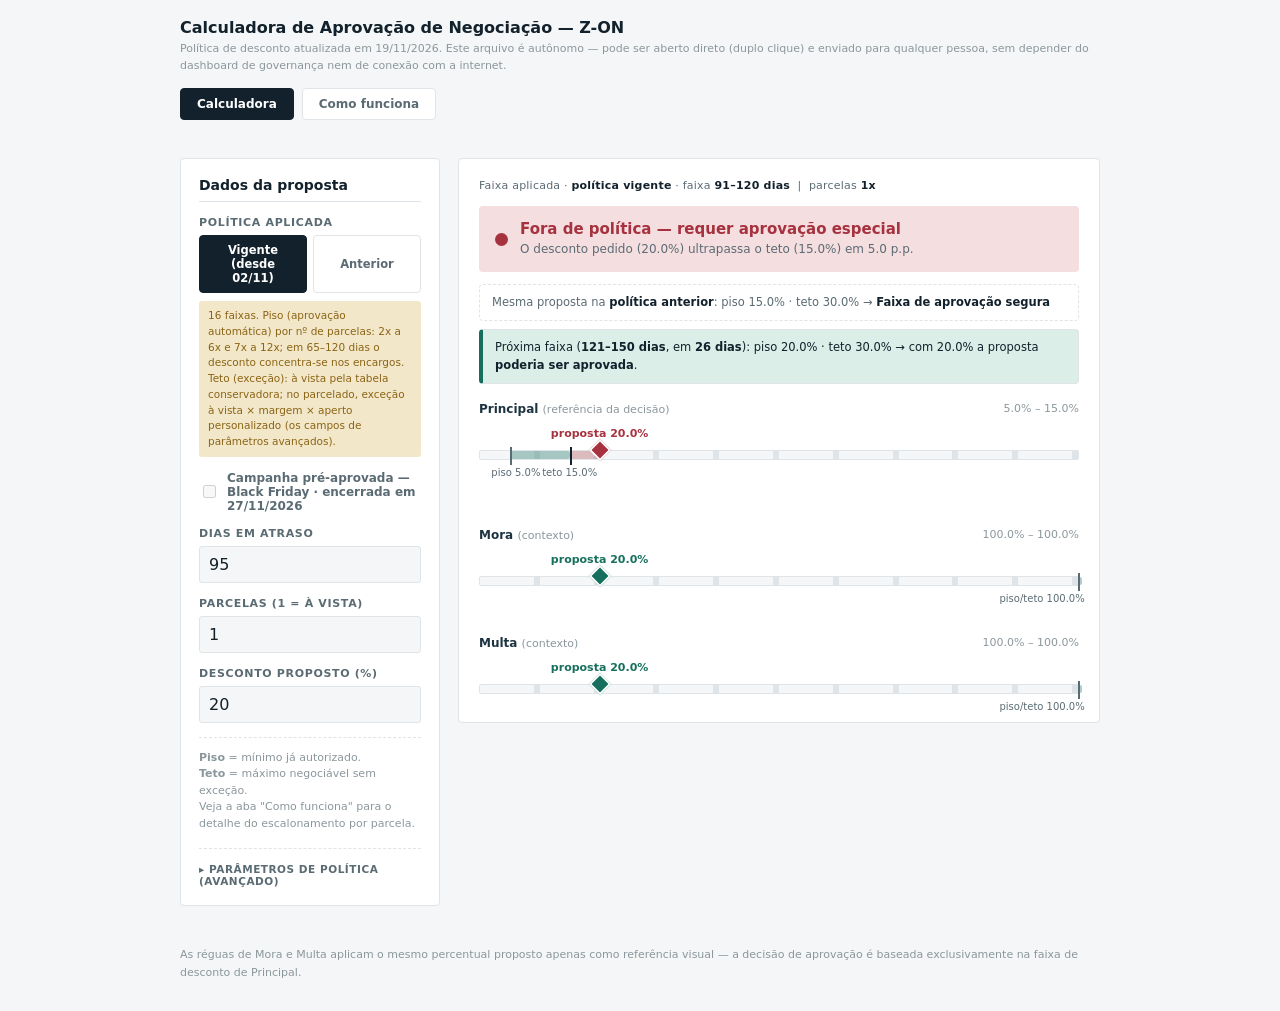
<file: calculadora-desconto.html>
<!DOCTYPE html><html lang="pt-BR"><head><meta charset="UTF-8"><title>Calculadora de Aprovação de Negociação — Z-ON</title>
<style>
:root{--ink:#12212B;--ink-2:#1C3340;--paper:#FFFFFF;--paper-2:#F4F6F7;--line:#DEE4E7;--slate:#5B6B73;--slate-2:#8B979C;--gold:#B8860B;--gold-soft:#F3E7C9;--teal:#166F5C;--teal-soft:#DCEEE8;--crimson:#A6323F;--crimson-soft:#F5DEE0;}
*{box-sizing:border-box;}
button,input,select,textarea{font-family:inherit;}
body{margin:0;font-family:system-ui,-apple-system,sans-serif;background:var(--paper-2);color:var(--ink);-webkit-font-smoothing:antialiased;font-size:14px;}
.wrap{max-width:960px;margin:0 auto;padding:20px 20px 40px;display:grid;grid-template-columns:260px 1fr;gap:18px;align-items:start;}
@media (max-width:760px){.wrap{grid-template-columns:1fr;}}
.card{background:var(--paper);border:1px solid var(--line);border-radius:4px;}
.inputs{padding:18px;}
.inputs h2{font-size:14px;font-weight:700;margin:0 0 14px;padding-bottom:8px;border-bottom:1px solid var(--line);}
.field{margin-bottom:14px;}
.field label{display:block;font-size:11px;text-transform:uppercase;letter-spacing:.06em;color:var(--slate);margin-bottom:6px;font-weight:600;}
.field input[type=number]{width:100%;font-size:16px;padding:8px 9px;border:1px solid var(--line);border-radius:3px;background:var(--paper-2);color:var(--ink);}
.hint{font-size:11px;color:var(--slate-2);line-height:1.5;margin-top:12px;padding-top:12px;border-top:1px dashed var(--line);}
.top{max-width:960px;margin:0 auto;padding:18px 20px 0;}
.top h1{font-size:16px;margin:0 0 4px;color:var(--ink);}
.top .sub{font-size:11px;color:var(--slate-2);margin:0 0 14px;line-height:1.5;}
.calc-tabs{max-width:960px;margin:0 auto;padding:0 20px 18px;display:flex;gap:8px;}
.calc-tab-btn{padding:8px 16px;border:1px solid var(--line);background:var(--paper);color:var(--slate);font-size:12px;font-weight:600;border-radius:4px;cursor:pointer;}
.calc-tab-btn.active{background:var(--ink);color:#fff;border-color:var(--ink);}
.modo-btn{padding:7px 10px;border:1px solid var(--line);background:var(--paper);color:var(--slate);font-size:11.5px;font-weight:600;border-radius:4px;cursor:pointer;flex:1;}
.modo-btn.active{background:var(--ink);color:#fff;border-color:var(--ink);}
.modo-info{font-size:10.5px;color:#8a6415;background:var(--gold-soft);padding:7px 9px;border-radius:3px;margin-top:8px;line-height:1.5;}
.compare{font-size:11.5px;color:var(--slate);line-height:1.5;margin:-10px 0 18px;padding:9px 12px;border:1px dashed var(--line);border-radius:4px;}
.compare b{color:var(--ink);}
.prox{font-size:11.5px;line-height:1.5;margin:-10px 0 18px;padding:9px 12px;border:1px solid var(--line);border-left-width:4px;border-radius:4px;}
.prox b{color:var(--ink);}
.prox.ok{border-left-color:var(--teal);background:var(--teal-soft);} .prox.warn{border-left-color:var(--gold);background:var(--gold-soft);} .prox.bad{border-left-color:var(--crimson);background:var(--crimson-soft);}
.calc-panel{display:none;}
.calc-panel.active{display:block;}
.explain-card{max-width:960px;margin:0 auto;padding:20px;}
.explainer-body{font-size:12.5px;color:var(--ink-2);line-height:1.6;}
.explainer-body p{margin:0 0 10px;}
.explainer-body table{width:100%;border-collapse:collapse;margin:10px 0;}
.explainer-body td{padding:6px 8px;border-top:1px solid var(--line);vertical-align:top;}
.explainer-body td:first-child{font-weight:700;color:var(--ink);white-space:nowrap;width:1%;}
.verdict-legend{display:flex;flex-wrap:wrap;gap:14px;margin-top:10px;font-size:12px;}
.verdict-legend span{display:flex;align-items:center;gap:6px;}
.vdot{width:10px;height:10px;border-radius:50%;flex-shrink:0;}
.vdot.ok{background:var(--teal);} .vdot.warn{background:var(--gold);} .vdot.bad{background:var(--crimson);}
details.advanced{margin-top:16px;padding-top:14px;border-top:1px dashed var(--line);}
details.advanced summary{cursor:pointer;font-size:10.5px;font-weight:700;color:var(--slate);list-style:none;text-transform:uppercase;letter-spacing:.05em;}
details.advanced summary::-webkit-details-marker{display:none;}
details.advanced summary:before{content:'▸ ';}
details.advanced[open] summary:before{content:'▾ ';}
.adv-body{margin-top:12px;}
.adv-warn{font-size:10.5px;color:#8a6415;background:var(--gold-soft);padding:7px 9px;border-radius:3px;margin-bottom:12px;line-height:1.5;}
.result{padding:20px;}
.band-label{font-size:11px;color:var(--slate);letter-spacing:.02em;margin-bottom:14px;}
.band-label b{color:var(--ink);}
.verdict{display:flex;align-items:center;gap:12px;padding:14px 16px;border-radius:4px;margin-bottom:22px;}
.verdict.ok{background:var(--teal-soft);} .verdict.warn{background:var(--gold-soft);} .verdict.bad{background:var(--crimson-soft);}
.verdict .dot{width:13px;height:13px;border-radius:50%;flex-shrink:0;}
.verdict.ok .dot{background:var(--teal);} .verdict.warn .dot{background:var(--gold);} .verdict.bad .dot{background:var(--crimson);}
.verdict .txt strong{display:block;font-size:15px;font-weight:700;margin-bottom:2px;}
.verdict.ok .txt strong{color:var(--teal);} .verdict.warn .txt strong{color:var(--gold);} .verdict.bad .txt strong{color:var(--crimson);}
.verdict .txt span{font-size:12px;color:var(--slate);line-height:1.5;}
.rulers{display:flex;flex-direction:column;gap:20px;}
.ruler-block .rlabel{display:flex;justify-content:space-between;font-size:12px;font-weight:600;margin-bottom:34px;color:var(--ink-2);}
.ruler-block .rlabel .sub{font-weight:400;color:var(--slate-2);font-size:11px;}
.track{position:relative;height:10px;background:repeating-linear-gradient(90deg,var(--paper-2) 0 9%, var(--line) 9% 10%);border-radius:2px;border:1px solid var(--line);}
.zone{position:absolute;top:0;bottom:0;border-radius:2px;}
.zone.ok{background:var(--teal);opacity:.35;} .zone.caution{background:var(--gold);opacity:.45;} .zone.excess{background:var(--crimson);opacity:.30;}
.tick{position:absolute;top:-4px;width:2px;height:18px;background:var(--ink-2);}
.tick.floor{background:var(--slate);} .tick.ceil{background:var(--ink);}
.zone.camp{background:var(--teal);opacity:.75;} .tick.camp{background:var(--teal);width:3px;} .ticklabel.camp{top:31px;color:var(--teal);font-weight:600;}
.ticklabel{position:absolute;top:16px;transform:translateX(-50%);font-size:10px;color:var(--slate);white-space:nowrap;}
.marker{position:absolute;top:-9px;width:16px;height:16px;transform:translateX(-50%) rotate(45deg);border:2px solid var(--paper);z-index:3;}
.marker.ok{background:var(--teal);} .marker.warn{background:var(--gold);} .marker.bad{background:var(--crimson);}
.markerlabel{position:absolute;top:-24px;transform:translateX(-50%);font-size:11px;font-weight:600;white-space:nowrap;}
footer.note{max-width:960px;margin:0 auto;padding:0 20px 30px;font-size:11px;color:var(--slate-2);line-height:1.6;}
</style></head><body>
<div class="top">
  <h1>Calculadora de Aprovação de Negociação — Z-ON</h1>
  <p class="sub">Política de desconto atualizada em 19/11/2026. Este arquivo é autônomo — pode ser aberto direto (duplo clique) e enviado para qualquer pessoa, sem depender do dashboard de governança nem de conexão com a internet.</p>
</div>
<div class="calc-tabs">
  <button type="button" class="calc-tab-btn active" data-panel="calc">Calculadora</button>
  <button type="button" class="calc-tab-btn" data-panel="explain">Como funciona</button>
</div>
<div class="calc-panel active" id="panel-calc">
<div class="wrap">
  <div class="card inputs">
    <h2>Dados da proposta</h2>
    <div class="field"><label>Política aplicada</label><div style="display:flex;gap:6px;"><button type="button" class="modo-btn active" id="modoNova">Vigente (desde 02/11)</button><button type="button" class="modo-btn" id="modoAtual">Anterior</button></div><div class="modo-info" id="modoInfo" style="display:none"></div></div>
    <div class="field"><label style="display:flex;align-items:center;gap:8px;text-transform:none;letter-spacing:0;font-size:12px;cursor:pointer;"><input type="checkbox" id="campAtiva" checked> <span>Campanha pré-aprovada &mdash; <b id="campRotulo"></b></span></label><div class="modo-info" id="campInfo"></div></div>
    <div class="field"><label for="dias">Dias em atraso</label><input type="number" id="dias" min="0" value="95"></div>
    <div class="field"><label for="parcelas">Parcelas (1 = à vista)</label><input type="number" id="parcelas" min="1" max="12" step="1" value="1"></div>
    <div class="field"><label for="desc">Desconto proposto (%)</label><input type="number" id="desc" min="0" max="100" step="0.5" value="20"></div>
    <div class="hint"><b>Piso</b> = mínimo já autorizado.<br><b>Teto</b> = máximo negociável sem exceção.<br>Veja a aba "Como funciona" para o detalhe do escalonamento por parcela.</div>
    <details class="advanced" id="advParams">
      <summary>Parâmetros de política (avançado)</summary>
      <div class="adv-body">
        <div class="adv-warn">Estes campos definem a régua de desconto para todas as faixas de atraso — não são dados da proposta. Altere apenas por decisão do time de Crédito e Risco.</div>
        <div class="adv-warn" id="advNovaHint" style="display:none">Na política vigente, margem e aperto valem só para o <b>teto do parcelado</b>; o piso do parcelado vem da tabela (2x a 6x e 7x a 12x).</div>
        <div class="field"><label for="margem">Margem do teto para parcelado, referência em 2x (%)</label><input type="number" id="margem" min="1" max="100" step="1" value="90"></div>
        <div class="field"><label for="aperto">Aperto adicional até a 12ª parcela (%)</label><input type="number" id="aperto" min="0" max="100" step="1" value="85"></div>
      </div>
    </details>
  </div>
  <div class="card result">
    <div class="band-label" id="bandLabel"></div>
    <div class="verdict" id="verdict"><div class="dot"></div><div class="txt"><strong id="vTitle"></strong><span id="vDesc"></span></div></div>
    <div class="compare" id="compare" style="display:none"></div>
    <div class="prox" id="prox" style="display:none"></div>
    <div class="rulers">
      <div class="ruler-block"><div class="rlabel"><span>Principal <span class="sub">(referência da decisão)</span></span><span class="sub" id="pRange"></span></div><div class="track" id="trackPrincipal" style="margin-bottom:48px;"></div></div>
      <div class="ruler-block"><div class="rlabel"><span>Mora <span class="sub">(contexto)</span></span><span class="sub" id="mRange"></span></div><div class="track" id="trackMora" style="margin-bottom:30px;"></div></div>
      <div class="ruler-block"><div class="rlabel"><span>Multa <span class="sub">(contexto)</span></span><span class="sub" id="mulRange"></span></div><div class="track" id="trackMulta" style="margin-bottom:8px;"></div></div>
    </div>
  </div>
</div>
<footer class="note">As réguas de Mora e Multa aplicam o mesmo percentual proposto apenas como referência visual — a decisão de aprovação é baseada exclusivamente na faixa de desconto de Principal.</footer>
</div>
<div class="calc-panel" id="panel-explain">
  <div class="card explain-card">
    <div class="explainer-body">
      <p>Informe os dias em atraso do cliente, o número de parcelas negociadas e o desconto pedido. A calculadora compara com o <b>piso</b> (desconto mínimo já autorizado — aprovação automática) e o <b>teto</b> (desconto máximo negociável sem virar exceção) da faixa de atraso correspondente.</p>
      <table>
        <tr><td>1x (à vista)</td><td>usa os valores cheios da política, sem nenhum corte.</td></tr>
        <tr><td>2x</td><td>usa o piso "até 12x" e o teto reduzido pela margem — o mesmo valor único que já era praticado para qualquer parcelamento antes deste escalonamento.</td></tr>
        <tr><td>3x a 12x</td><td>piso e teto caem de forma linear e gradual a partir do valor de 2x, até sobrar só (100% − aperto) desse valor na 12ª parcela — quanto mais parcelas, menor o desconto.</td></tr>
      </table>
      <p><b>Margem</b> e <b>Aperto</b> são parâmetros de política definidos pelo time de Crédito e Risco — alterá-los muda a régua em todas as faixas de atraso ao mesmo tempo. Ficam guardados dentro de "Parâmetros de política (avançado)", na aba Calculadora, para não serem alterados sem querer.</p>
      <div class="verdict-legend">
        <span><i class="vdot ok"></i>Aprovação automática / faixa segura</span>
        <span><i class="vdot warn"></i>Faixa limite — requer avaliação</span>
        <span><i class="vdot bad"></i>Fora de política — requer aprovação especial</span>
      </div>
    </div>
  </div>
</div>
<script>
const OFICIAL = [{"min":0,"max":4,"pAV":0,"pPar":0,"mora":0,"multa":0},{"min":5,"max":30,"pAV":0,"pPar":0,"mora":0,"multa":0},{"min":31,"max":60,"pAV":0,"pPar":0,"mora":0,"multa":0},{"min":61,"max":64,"pAV":0,"pPar":0,"mora":0,"multa":0},{"min":65,"max":90,"pAV":5,"pPar":5,"mora":60,"multa":90},{"min":91,"max":120,"pAV":15,"pPar":11,"mora":80,"multa":100},{"min":121,"max":150,"pAV":20,"pPar":14,"mora":100,"multa":100},{"min":151,"max":180,"pAV":25,"pPar":18,"mora":100,"multa":100},{"min":181,"max":240,"pAV":40,"pPar":25,"mora":100,"multa":100},{"min":241,"max":300,"pAV":45,"pPar":30,"mora":100,"multa":100},{"min":301,"max":360,"pAV":50,"pPar":35,"mora":100,"multa":100},{"min":361,"max":540,"pAV":60,"pPar":45,"mora":100,"multa":100},{"min":541,"max":720,"pAV":65,"pPar":50,"mora":100,"multa":100},{"min":721,"max":1080,"pAV":70,"pPar":55,"mora":100,"multa":100},{"min":1081,"max":1440,"pAV":75,"pPar":60,"mora":100,"multa":100},{"min":1441,"max":1800,"pAV":80,"pPar":70,"mora":100,"multa":100},{"min":1801,"max":99999999,"pAV":90,"pPar":85,"mora":100,"multa":100}];
const AGRESSIVA = [{"min":0,"max":4,"principal":0,"mora":0,"multa":0},{"min":5,"max":30,"principal":0,"mora":30,"multa":50},{"min":31,"max":60,"principal":0,"mora":50,"multa":80},{"min":61,"max":90,"principal":15,"mora":60,"multa":90},{"min":91,"max":120,"principal":30,"mora":80,"multa":100},{"min":121,"max":150,"principal":45,"mora":100,"multa":100},{"min":151,"max":180,"principal":50,"mora":100,"multa":100},{"min":181,"max":210,"principal":60,"mora":100,"multa":100},{"min":211,"max":300,"principal":75,"mora":100,"multa":100},{"min":301,"max":360,"principal":85,"mora":100,"multa":100},{"min":361,"max":99999999,"principal":90,"mora":100,"multa":100}];
function findBand(table, dias){ return table.find(r => dias >= r.min && dias <= r.max) || table[table.length-1]; }
function renderTrack(el, floor, ceiling, proposed, status, cautionStart, campLim){
  el.innerHTML = '';
  const lo = Math.min(floor, ceiling), hi = Math.max(floor, ceiling, campLim || 0);
  const zone = document.createElement('div'); zone.className='zone ok'; zone.style.left=lo+'%'; zone.style.width=Math.max(hi-lo,0.6)+'%'; el.appendChild(zone);
  if(typeof campLim === 'number' && campLim > lo){
    const cz = document.createElement('div'); cz.className='zone camp'; cz.style.left=lo+'%'; cz.style.width=Math.max(campLim-lo,0.6)+'%'; el.appendChild(cz);
    const ct = document.createElement('div'); ct.className='tick camp'; ct.style.left=campLim+'%'; el.appendChild(ct);
    const cl = document.createElement('div'); cl.className='ticklabel camp'; cl.style.left=Math.min(Math.max(campLim,6),94)+'%'; cl.textContent='campanha '+campLim.toFixed(1)+'%'; el.appendChild(cl);
  }
  if(typeof cautionStart === 'number' && cautionStart < hi){
    const caution = document.createElement('div'); caution.className='zone caution'; caution.style.left=Math.max(cautionStart,lo)+'%'; caution.style.width=Math.max(hi-Math.max(cautionStart,lo),0.6)+'%'; el.appendChild(caution);
  }
  if(proposed > hi){
    const excess = document.createElement('div'); excess.className='zone excess'; excess.style.left=hi+'%'; excess.style.width=Math.max(Math.min(proposed,100)-hi,0.6)+'%'; el.appendChild(excess);
  }
  const ticks = Math.abs(floor - ceiling) < 0.05
    ? [{v:floor, cls:'floor', label:'piso/teto '+floor.toFixed(1)+'%'}]
    : [{v:floor,cls:'floor',label:'piso '+floor.toFixed(1)+'%'},{v:ceiling,cls:'ceil',label:'teto '+ceiling.toFixed(1)+'%'}];
  ticks.forEach(t=>{
    const tick=document.createElement('div'); tick.className='tick '+t.cls; tick.style.left=t.v+'%'; el.appendChild(tick);
    const tl=document.createElement('div'); tl.className='ticklabel'; tl.style.left=Math.min(Math.max(t.v,6),94)+'%'; tl.textContent=t.label; el.appendChild(tl);
  });
  const clamped = Math.max(0, Math.min(proposed, 100));
  const marker=document.createElement('div'); marker.className='marker '+status; marker.style.left=clamped+'%'; el.appendChild(marker);
  const ml=document.createElement('div'); ml.className='markerlabel'; ml.style.left=Math.min(Math.max(clamped,6),94)+'%';
  ml.style.color = status==='ok' ? 'var(--teal)' : status==='warn' ? 'var(--gold)' : 'var(--crimson)';
  ml.textContent = 'proposta '+proposed.toFixed(1)+'%'; el.appendChild(ml);
}
const NOVA = {"vigenciaInicio":"2026-11-02","nome":"Política nova","descricao":"16 faixas. Piso (aprovação automática) por nº de parcelas: 2x a 6x e 7x a 12x; em 65–120 dias o desconto concentra-se nos encargos. Teto (exceção): à vista pela tabela conservadora; no parcelado, exceção à vista × margem × aperto personalizado (os campos de parâmetros avançados).","bandas":[{"diasDe":5,"diasAte":30,"pisoVista":0,"pisoParc":[0,0,0,0,0,0,0,0,0,0,0],"excVista":0,"mora":0,"multa":0,"moraExc":30,"multaExc":50},{"diasDe":31,"diasAte":60,"pisoVista":0,"pisoParc":[0,0,0,0,0,0,0,0,0,0,0],"excVista":0,"mora":0,"multa":0,"moraExc":50,"multaExc":80},{"diasDe":61,"diasAte":64,"pisoVista":0,"pisoParc":[0,0,0,0,0,0,0,0,0,0,0],"excVista":0,"mora":0,"multa":0,"moraExc":60,"multaExc":90},{"diasDe":65,"diasAte":90,"pisoVista":0,"pisoParc":[0,0,0,0,0,0,0,0,0,0,0],"excVista":5,"mora":50,"multa":50,"moraExc":100,"multaExc":100},{"diasDe":91,"diasAte":120,"pisoVista":5,"pisoParc":[2.5,2.5,2.5,2.5,2.5,2,2,2,2,2,2],"excVista":15,"mora":100,"multa":100,"moraExc":100,"multaExc":100},{"diasDe":121,"diasAte":150,"pisoVista":20,"pisoParc":[14,14,14,14,14,11,11,11,11,11,11],"excVista":30,"mora":100,"multa":100,"moraExc":100,"multaExc":100},{"diasDe":151,"diasAte":180,"pisoVista":25,"pisoParc":[18,18,18,18,18,14.5,14.5,14.5,14.5,14.5,14.5],"excVista":40,"mora":100,"multa":100,"moraExc":100,"multaExc":100},{"diasDe":181,"diasAte":240,"pisoVista":40,"pisoParc":[25,25,25,25,25,20,20,20,20,20,20],"excVista":57,"mora":100,"multa":100,"moraExc":100,"multaExc":100},{"diasDe":241,"diasAte":300,"pisoVista":45,"pisoParc":[30,30,30,30,30,24,24,24,24,24,24],"excVista":66,"mora":100,"multa":100,"moraExc":100,"multaExc":100},{"diasDe":301,"diasAte":360,"pisoVista":50,"pisoParc":[35,35,35,35,35,28,28,28,28,28,28],"excVista":74,"mora":100,"multa":100,"moraExc":100,"multaExc":100},{"diasDe":361,"diasAte":540,"pisoVista":60,"pisoParc":[45,45,45,45,45,36,36,36,36,36,36],"excVista":78,"mora":100,"multa":100,"moraExc":100,"multaExc":100},{"diasDe":541,"diasAte":720,"pisoVista":65,"pisoParc":[50,50,50,50,50,40,40,40,40,40,40],"excVista":82,"mora":100,"multa":100,"moraExc":100,"multaExc":100},{"diasDe":721,"diasAte":1080,"pisoVista":70,"pisoParc":[55,55,55,55,55,44,44,44,44,44,44],"excVista":83,"mora":100,"multa":100,"moraExc":100,"multaExc":100},{"diasDe":1081,"diasAte":1440,"pisoVista":75,"pisoParc":[60,60,60,60,60,48,48,48,48,48,48],"excVista":85,"mora":100,"multa":100,"moraExc":100,"multaExc":100},{"diasDe":1441,"diasAte":1800,"pisoVista":80,"pisoParc":[70,70,70,70,70,56,56,56,56,56,56],"excVista":87,"mora":100,"multa":100,"moraExc":100,"multaExc":100},{"diasDe":1801,"diasAte":99999999,"pisoVista":90,"pisoParc":[85,85,85,85,85,68,68,68,68,68,68],"excVista":90,"mora":100,"multa":100,"moraExc":100,"multaExc":100}]};
const CAMPS = [{"nome":"Campanha pré-aprovada Out/26","nomeCurto":"","vigenciaInicio":"2026-10-21","vigenciaFim":"2026-10-30","regras":"Vale para acordo com entrada vencendo em até D+5 da data do acordo e até 30/10; quebrou, sem nova aprovação. Mora e multa seguem a política.","bandas":[{"diasDe":151,"diasAte":180,"avista":35,"parcelado":25,"parcelado7a12":null,"encargos":null},{"diasDe":181,"diasAte":360,"avista":55,"parcelado":40,"parcelado7a12":null,"encargos":null},{"diasDe":361,"diasAte":720,"avista":73,"parcelado":58,"parcelado7a12":null,"encargos":null},{"diasDe":721,"diasAte":1080,"avista":80,"parcelado":65,"parcelado7a12":null,"encargos":null},{"diasDe":1081,"diasAte":1440,"avista":85,"parcelado":70,"parcelado7a12":null,"encargos":null},{"diasDe":1441,"diasAte":1800,"avista":87,"parcelado":77,"parcelado7a12":null,"encargos":null},{"diasDe":1801,"diasAte":99999999,"avista":90,"parcelado":85,"parcelado7a12":null,"encargos":null}]},{"nome":"Campanha Pré Black Friday Nov/26","nomeCurto":"Pré Black Friday","vigenciaInicio":"2026-11-20","vigenciaFim":"2026-11-26","regras":"Prazo da entrada e quebra de acordo seguem a política vigente; teto de exceção sobe junto com a campanha.","bandas":[{"diasDe":65,"diasAte":90,"avista":0,"parcelado":0,"parcelado7a12":0,"encargos":75},{"diasDe":91,"diasAte":120,"avista":10,"parcelado":7.5,"parcelado7a12":6,"encargos":null},{"diasDe":121,"diasAte":150,"avista":25,"parcelado":19,"parcelado7a12":15,"encargos":null},{"diasDe":151,"diasAte":180,"avista":30,"parcelado":23,"parcelado7a12":18.5,"encargos":null},{"diasDe":181,"diasAte":240,"avista":45,"parcelado":30,"parcelado7a12":24,"encargos":null},{"diasDe":241,"diasAte":300,"avista":50,"parcelado":35,"parcelado7a12":28,"encargos":null},{"diasDe":301,"diasAte":360,"avista":55,"parcelado":40,"parcelado7a12":32,"encargos":null},{"diasDe":361,"diasAte":540,"avista":65,"parcelado":50,"parcelado7a12":40,"encargos":null},{"diasDe":541,"diasAte":720,"avista":70,"parcelado":55,"parcelado7a12":44,"encargos":null},{"diasDe":721,"diasAte":1080,"avista":75,"parcelado":60,"parcelado7a12":48,"encargos":null},{"diasDe":1081,"diasAte":1440,"avista":80,"parcelado":65,"parcelado7a12":52,"encargos":null},{"diasDe":1441,"diasAte":1800,"avista":85,"parcelado":75,"parcelado7a12":60,"encargos":null},{"diasDe":1801,"diasAte":99999999,"avista":90,"parcelado":85,"parcelado7a12":68,"encargos":null}]},{"nome":"Campanha Black Friday Nov/26","nomeCurto":"Black Friday","vigenciaInicio":"2026-11-27","vigenciaFim":"2026-11-27","regras":"Prazo da entrada e quebra de acordo seguem a política vigente; teto de exceção sobe junto com a campanha.","bandas":[{"diasDe":65,"diasAte":90,"avista":0,"parcelado":0,"parcelado7a12":0,"encargos":100},{"diasDe":91,"diasAte":120,"avista":15,"parcelado":12.5,"parcelado7a12":10,"encargos":null},{"diasDe":121,"diasAte":150,"avista":30,"parcelado":24,"parcelado7a12":19,"encargos":null},{"diasDe":151,"diasAte":180,"avista":35,"parcelado":28,"parcelado7a12":22.5,"encargos":null},{"diasDe":181,"diasAte":240,"avista":50,"parcelado":35,"parcelado7a12":28,"encargos":null},{"diasDe":241,"diasAte":300,"avista":55,"parcelado":40,"parcelado7a12":32,"encargos":null},{"diasDe":301,"diasAte":360,"avista":60,"parcelado":45,"parcelado7a12":36,"encargos":null},{"diasDe":361,"diasAte":540,"avista":70,"parcelado":55,"parcelado7a12":44,"encargos":null},{"diasDe":541,"diasAte":720,"avista":75,"parcelado":60,"parcelado7a12":48,"encargos":null},{"diasDe":721,"diasAte":1080,"avista":80,"parcelado":65,"parcelado7a12":52,"encargos":null},{"diasDe":1081,"diasAte":1440,"avista":85,"parcelado":70,"parcelado7a12":56,"encargos":null},{"diasDe":1441,"diasAte":1800,"avista":90,"parcelado":80,"parcelado7a12":64,"encargos":null},{"diasDe":1801,"diasAte":99999999,"avista":90,"parcelado":85,"parcelado7a12":68,"encargos":null}]}];
// campanha da data de quem abre: a vigente; senão a próxima a começar; senão a última
function escolherCamp(l){
  if(!l) return null;
  const h = new Date(), ini = c => new Date(c.vigenciaInicio + 'T00:00:00'), fim = c => new Date(c.vigenciaFim + 'T23:59:59');
  return l.find(c => h >= ini(c) && h <= fim(c)) || l.filter(c => h < ini(c)).sort((a, b) => ini(a) - ini(b))[0] || l[l.length - 1];
}
const CAMP = escolherCamp(CAMPS);
function dataBR(s){ return s.split('-').reverse().join('/'); }
let modo = 'nova';
// campanha pré-aprovada: valor único para qualquer nº de parcelas (2x a 12x); só vale dentro da vigência
function campEstado(){
  if(!CAMP) return null;
  const hoje = new Date(), ini = new Date(CAMP.vigenciaInicio + 'T00:00:00'), fim = new Date(CAMP.vigenciaFim + 'T23:59:59');
  return hoje < ini ? 'antes' : hoje > fim ? 'encerrada' : 'vigente';
}
function campLimite(dias, n){
  if(!CAMP || campEstado() !== 'vigente' || !document.getElementById('campAtiva').checked) return null;
  const b = CAMP.bandas.find(r => dias >= r.diasDe && dias <= r.diasAte);
  return b ? (n <= 1 ? b.avista : (n >= 7 && b.parcelado7a12 != null ? b.parcelado7a12 : b.parcelado)) : null;
}
function limAtual(dias, n, margem, aperto){
  const oBand = findBand(OFICIAL, dias), aBand = findBand(AGRESSIVA, dias);
  // 1x (à vista): valores integrais, sem escalonamento.
  // 2x: piso "até 12x" e teto reduzido pela margem — o mesmo valor único que já era concedido para qualquer parcelamento antes deste ajuste.
  // 2x -> 12x: cai linearmente até sobrar (100% - aperto) do valor de 2x na 12ª parcela.
  let floorP, ceilP;
  if(n <= 1){ floorP = oBand.pAV; ceilP = aBand.principal; }
  else {
    const remaining = 1 - (aperto / 100) * ((n - 2) / 10);
    floorP = oBand.pPar * remaining; ceilP = aBand.principal * (margem / 100) * remaining;
  }
  return {floorP, ceilP, moraLo:Math.min(oBand.mora,aBand.mora), moraHi:Math.max(oBand.mora,aBand.mora), mulLo:Math.min(oBand.multa,aBand.multa), mulHi:Math.max(oBand.multa,aBand.multa),
    label:'política anterior &middot; oficial <b>'+oBand.min+'&ndash;'+oBand.max+' dias</b> &nbsp;|&nbsp; agressiva <b>'+aBand.min+'&ndash;'+aBand.max+' dias</b>', nome:'política anterior'};
}
function limNova(dias, n, margem, aperto){
  const b = NOVA.bandas.find(r => dias >= r.diasDe && dias <= r.diasAte) || NOVA.bandas[NOVA.bandas.length-1];
  // piso: tabela por nº de parcelas (2x a 12x). Teto do parcelado: exceção à vista × margem × aperto personalizado, igual à política anterior.
  const floorP = n <= 1 ? b.pisoVista : b.pisoParc[n-2];
  const ceilP = n <= 1 ? b.excVista : Math.max(floorP, b.excVista * (margem / 100) * (1 - (aperto / 100) * ((n - 2) / 10)));
  return {floorP, ceilP, moraLo:b.mora, moraHi:b.moraExc, mulLo:b.multa, mulHi:b.multaExc,
    label:'<b>política vigente</b> &middot; faixa <b>'+b.diasDe+'&ndash;'+(b.diasAte>=99999999?'&infin;':b.diasAte)+' dias</b>', nome:'política vigente'};
}
function veredito(proposed, floorP, ceilP, dias, nome){
  if(ceilP === 0 && floorP === 0){
    if(proposed <= 0) return {status:'ok', title:'Sem desconto necessário', desc:'Nesta faixa de atraso ('+dias+' dias) a política não prevê desconto de Principal.', caution:null};
    return {status:'bad', title:'Fora de política — requer aprovação especial', desc:'Nenhum desconto de Principal é autorizado nesta faixa de atraso.', caution:null};
  }
  if(proposed <= floorP) return {status:'ok', title:'Aprovação automática — abaixo do piso', desc:'O desconto pedido ('+proposed.toFixed(1)+'%) é menor ou igual ao piso da '+nome+' ('+floorP.toFixed(1)+'%).', caution:null};
  if(proposed <= (ceilP - 3)) return {status:'ok', title:'Faixa de aprovação segura', desc:'O desconto pedido ('+proposed.toFixed(1)+'%) está dentro da faixa segura, ao menos 3 p.p. abaixo do teto ('+ceilP.toFixed(1)+'%).', caution:ceilP - 3};
  if(proposed <= ceilP) return {status:'warn', title:'Faixa limite — avaliar', desc:'O desconto pedido ('+proposed.toFixed(1)+'%) está a menos de 3 p.p. do teto ('+ceilP.toFixed(1)+'%). Requer avaliação antes de aprovar.', caution:ceilP - 3};
  return {status:'bad', title:'Fora de política — requer aprovação especial', desc:'O desconto pedido ('+proposed.toFixed(1)+'%) ultrapassa o teto ('+ceilP.toFixed(1)+'%) em '+(proposed-ceilP).toFixed(1)+' p.p.', caution:null};
}
function update(){
  const dias = Math.max(0, parseFloat(document.getElementById('dias').value) || 0);
  const proposed = Math.max(0, parseFloat(document.getElementById('desc').value) || 0);
  const n = Math.max(1, Math.min(12, Math.round(parseFloat(document.getElementById('parcelas').value) || 1)));
  const margem = Math.max(1, Math.min(100, parseFloat(document.getElementById('margem').value) || 90));
  const aperto = Math.max(0, Math.min(100, parseFloat(document.getElementById('aperto').value) || 0));
  const lAtual = limAtual(dias, n, margem, aperto), lNova = NOVA ? limNova(dias, n, margem, aperto) : null;
  let L = (modo === 'nova' && lNova) ? lNova : lAtual;
  const lim = CAMP ? campLimite(dias, n) : null;
  // com a campanha ligada a exceção sobe junto: mesmo acréscimo sobre o piso, no máximo 90% (ou o próprio teto, se já maior)
  if(lim != null && lim > L.floorP) L = Object.assign({}, L, {ceilP: Math.min(L.ceilP + lim - L.floorP, Math.max(L.ceilP, 90))});
  let V = veredito(proposed, L.floorP, L.ceilP, dias, L.nome);
  if(CAMP){
    const ci = document.getElementById('campInfo'), est = campEstado(), cb = CAMP.bandas.find(r => dias >= r.diasDe && dias <= r.diasAte);
    document.getElementById('campRotulo').textContent = (CAMP.nomeCurto ? CAMP.nomeCurto + ' · ' : '') + (est === 'vigente' ? 'até ' + dataBR(CAMP.vigenciaFim) : est === 'encerrada' ? 'encerrada em ' + dataBR(CAMP.vigenciaFim) : 'a partir de ' + dataBR(CAMP.vigenciaInicio));
    document.getElementById('campAtiva').disabled = est !== 'vigente';
    if(est !== 'vigente') document.getElementById('campAtiva').checked = false;
    const enc = (cb && cb.encargos != null) ? ' Mora e multa: perdão de ' + cb.encargos + '% na campanha.' : '';
    ci.textContent = lim == null ? (est === 'vigente' ? 'Sem desconto de campanha nesta faixa de atraso (vale a partir de ' + CAMP.bandas[0].diasDe + ' dias).' : '') :
      (lim === 0 && enc ? 'Sem desconto de principal nesta faixa.' : 'Libera até ' + lim.toFixed(1) + '% (' + (n <= 1 ? 'à vista' : 'parcelado ' + n + 'x') + ') nesta faixa; a exceção sobe junto (teto ' + L.ceilP.toFixed(1) + '%).') + enc + ' ' + CAMP.regras;
    ci.style.display = ci.textContent ? '' : 'none';
    if(lim != null && proposed > L.floorP && proposed <= lim)
      V = {status:'ok', title:'Liberado — campanha pré-aprovada', desc:'O desconto pedido ('+proposed.toFixed(1)+'%) está dentro da campanha vigente até '+dataBR(CAMP.vigenciaFim)+' (limite '+lim.toFixed(1)+'%). '+CAMP.regras, caution:null};
    else if(lim != null && proposed > lim && V.status !== 'ok') V.desc += ' A campanha libera até ' + lim.toFixed(1) + '% nesta faixa e a exceção sobe junto (teto ' + L.ceilP.toFixed(1) + '%).';
  }
  document.getElementById('bandLabel').innerHTML = 'Faixa aplicada &middot; '+L.label+' &nbsp;|&nbsp; parcelas <b>'+n+'x</b>';
  const vEl = document.getElementById('verdict'); vEl.className = 'verdict ' + V.status;
  document.getElementById('vTitle').textContent = V.title;
  document.getElementById('vDesc').textContent = V.desc;
  document.getElementById('pRange').textContent = L.floorP.toFixed(1)+'% – '+L.ceilP.toFixed(1)+'%' + (lim != null ? ' · campanha até '+lim.toFixed(1)+'%' : '');
  document.getElementById('mRange').textContent = L.moraLo.toFixed(1)+'% – '+L.moraHi.toFixed(1)+'%';
  document.getElementById('mulRange').textContent = L.mulLo.toFixed(1)+'% – '+L.mulHi.toFixed(1)+'%';
  renderTrack(document.getElementById('trackPrincipal'), L.floorP, L.ceilP, proposed, V.status, V.caution, lim);
  renderTrack(document.getElementById('trackMora'), L.moraLo, L.moraHi, proposed, proposed<=L.moraHi ? 'ok':'warn');
  renderTrack(document.getElementById('trackMulta'), L.mulLo, L.mulHi, proposed, proposed<=L.mulHi ? 'ok':'warn');
  if(NOVA){
    // mesma proposta nas duas políticas, lado a lado: é o que permite acompanhar o efeito da mudança
    const O = (modo === 'nova') ? lAtual : lNova, Vo = veredito(proposed, O.floorP, O.ceilP, dias, O.nome);
    const cmp = document.getElementById('compare'); cmp.style.display = '';
    cmp.innerHTML = 'Mesma proposta na <b>'+(modo==='nova'?'política anterior':'política vigente')+'</b>: piso '+O.floorP.toFixed(1)+'% &middot; teto '+O.ceilP.toFixed(1)+'% &rarr; <b>'+Vo.title+'</b>';
    // alerta: a mesma proposta na PRÓXIMA faixa de atraso (caso perto da virada: melhor esperar do que forçar a atual)
    const px = document.getElementById('prox'), idx = NOVA.bandas.findIndex(r => dias >= r.diasDe && dias <= r.diasAte), nb = NOVA.bandas[idx + 1];
    if(modo === 'nova' && idx >= 0 && nb){
      const Ln = limNova(nb.diasDe, n, margem, aperto), Vn = veredito(proposed, Ln.floorP, Ln.ceilP, nb.diasDe, 'próxima faixa'), falta = nb.diasDe - dias;
      const okN = Vn.status === 'ok', okA = V.status === 'ok';
      const q = okN ? (okA ? 'também seria aprovada' : '<b>poderia ser aprovada</b>') : Vn.status === 'warn' ? 'ficaria na <b>faixa limite</b> (avaliar)' : '<b>não seria aprovada</b> nem lá';
      px.className = 'prox ' + Vn.status; px.style.display = '';
      px.innerHTML = 'Próxima faixa (<b>' + nb.diasDe + '&ndash;' + (nb.diasAte >= 99999999 ? '&infin;' : nb.diasAte) + ' dias</b>, em <b>' + falta + ' dia' + (falta === 1 ? '' : 's') + '</b>): piso ' + Ln.floorP.toFixed(1) + '% &middot; teto ' + Ln.ceilP.toFixed(1) + '% &rarr; com ' + proposed.toFixed(1) + '% a proposta ' + q + '.';
    } else px.style.display = 'none';
    document.getElementById('advNovaHint').style.display = modo === 'nova' ? '' : 'none';
    const info = document.getElementById('modoInfo'); info.style.display = modo === 'nova' ? '' : 'none';
    info.textContent = modo === 'nova' ? NOVA.descricao : '';
    document.getElementById('modoAtual').classList.toggle('active', modo === 'atual');
    document.getElementById('modoNova').classList.toggle('active', modo === 'nova');
  }
}
if(NOVA){
  document.getElementById('modoAtual').addEventListener('click', ()=>{ modo='atual'; update(); });
  document.getElementById('modoNova').addEventListener('click', ()=>{ modo='nova'; update(); });
}
if(CAMP) document.getElementById('campAtiva').addEventListener('change', update);
document.getElementById('dias').addEventListener('input', update);
document.getElementById('desc').addEventListener('input', update);
document.getElementById('parcelas').addEventListener('input', update);
document.getElementById('margem').addEventListener('input', update);
document.getElementById('aperto').addEventListener('input', update);
document.querySelectorAll('.calc-tab-btn').forEach(btn=>{
  btn.addEventListener('click', ()=>{
    document.querySelectorAll('.calc-tab-btn').forEach(b=>b.classList.remove('active'));
    document.querySelectorAll('.calc-panel').forEach(p=>p.classList.remove('active'));
    btn.classList.add('active');
    document.getElementById('panel-'+btn.dataset.panel).classList.add('active');
  });
});
update();
</script>
</body></html>
</file>
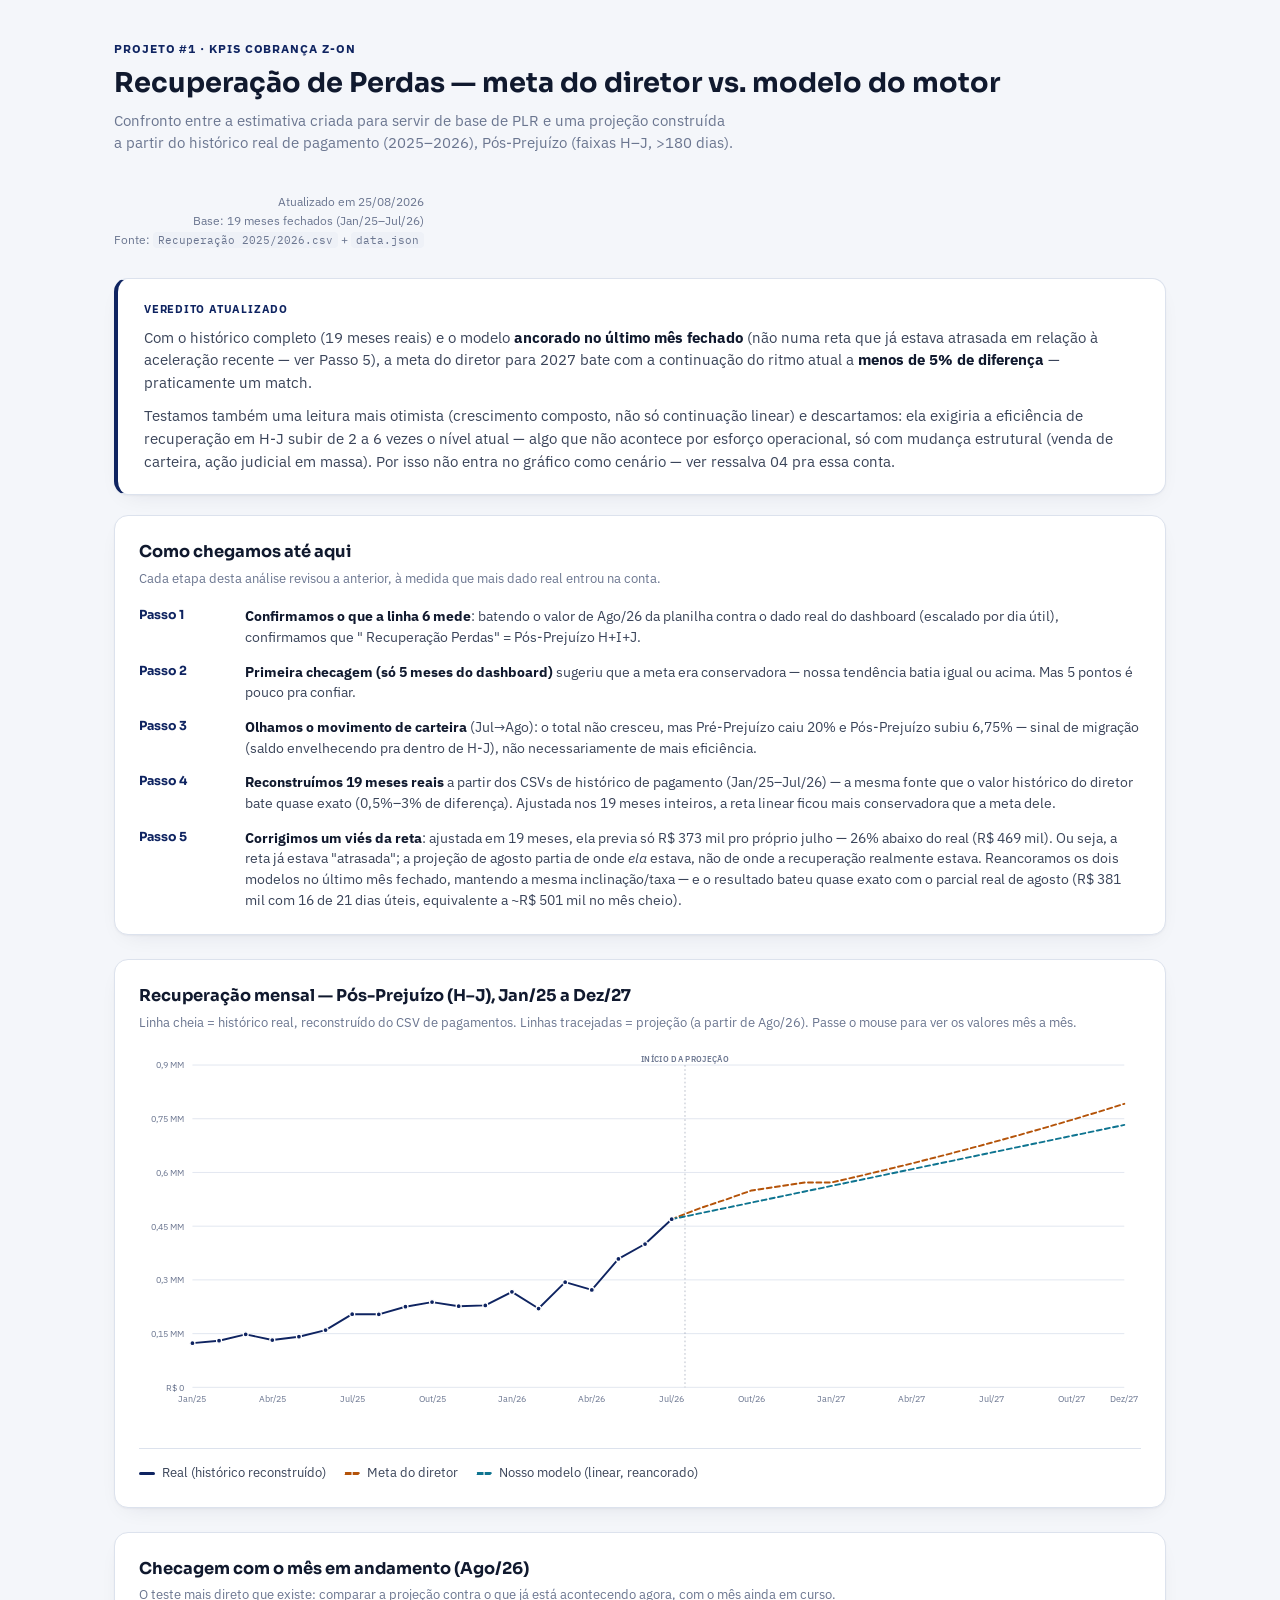
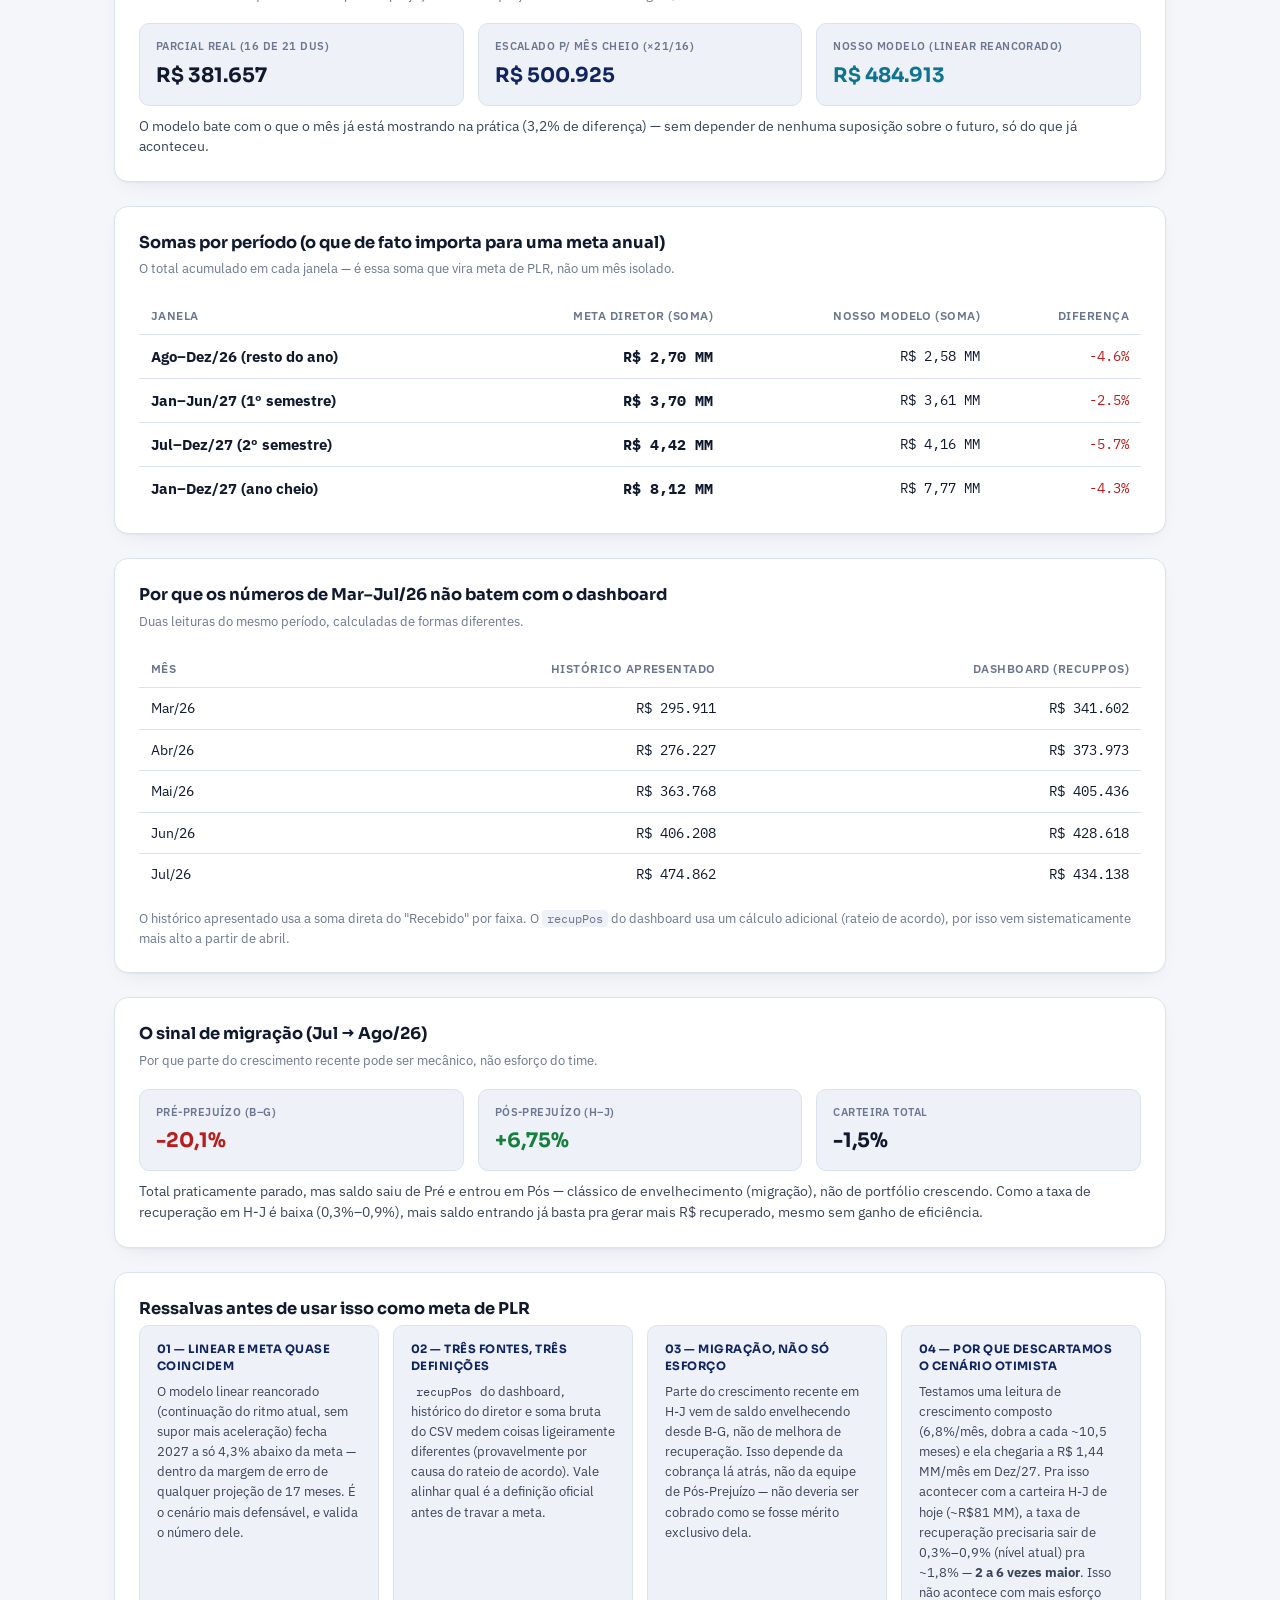
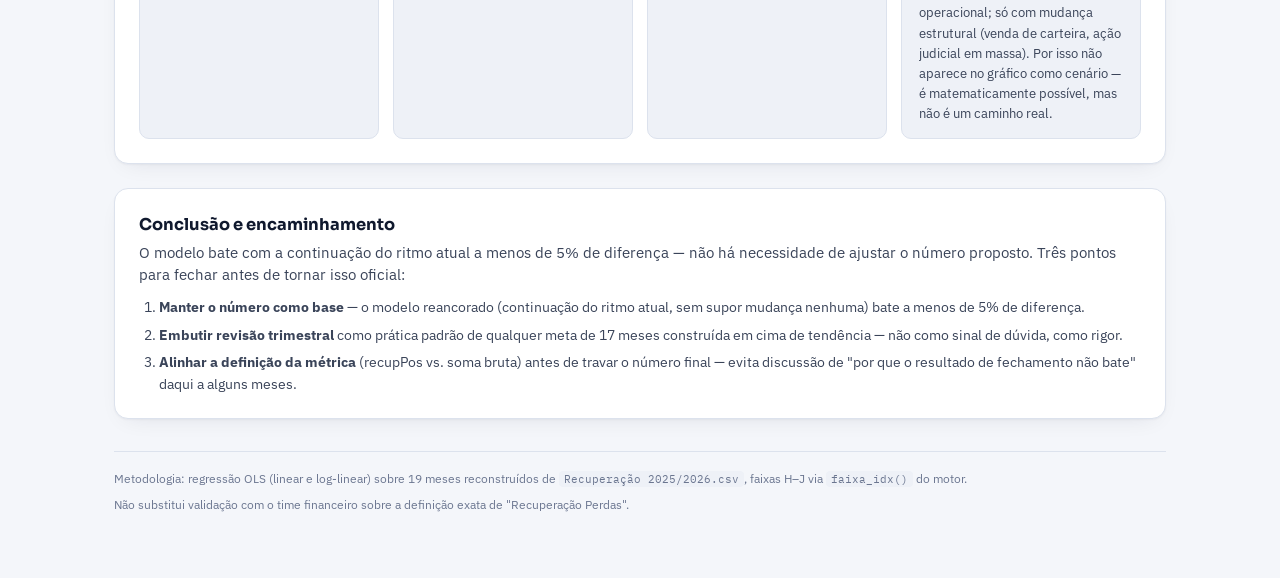
<file: estudo-meta-perdas-2027.html>
<!DOCTYPE html>
<html lang="pt-BR">
<head>
<meta charset="UTF-8">
<meta name="viewport" content="width=device-width, initial-scale=1.0">
<title>Meta de Recuperação de Perdas</title>
<link rel="preconnect" href="https://fonts.googleapis.com">
<link rel="preconnect" href="https://fonts.gstatic.com" crossorigin>
<link href="https://fonts.googleapis.com/css2?family=Sora:wght@500;600;700;800&family=IBM+Plex+Sans:wght@400;500;600;700&family=IBM+Plex+Mono:wght@500;600&display=swap" rel="stylesheet">

<style>
  :root {
    --bg: #F4F6FA;
    --surface: #FFFFFF;
    --surface-2: #EEF1F7;
    --border: #DCE2ED;
    --ink: #10192E;
    --ink-soft: #3A4459;
    --ink-muted: #6B7690;
    --navy: #0F2461;
    --navy-soft: #E5E9F5;
    --gold: #B45309;
    --gold-soft: #FDF1DE;
    --teal: #0E7490;
    --teal-soft: #E1F1F4;
    --rose: #9D174D;
    --rose-soft: #FBE7EF;
    --good: #15803D;
    --warn: #B45309;
    --bad: #B91C1C;
    --shadow: 0 1px 2px rgba(16,25,46,.04), 0 8px 24px -12px rgba(16,25,46,.12);
    --radius: 14px;
  }

  @media (prefers-color-scheme: dark) {
    :root:not([data-theme="light"]) {
      --bg: #0B1220; --surface: #121B2E; --surface-2: #17223A; --border: #253252;
      --ink: #E8ECF7; --ink-soft: #B9C2DA; --ink-muted: #7C88A8;
      --navy: #7C9BEF; --navy-soft: #1B2748; --gold: #F0B25A; --gold-soft: #2B2313;
      --teal: #5FCBDE; --teal-soft: #12262B; --rose: #F189B6; --rose-soft: #2B1420;
      --good: #4ADE80; --warn: #F0B25A; --bad: #FB7185;
      --shadow: 0 1px 2px rgba(0,0,0,.3), 0 8px 28px -10px rgba(0,0,0,.6);
    }
  }
  :root[data-theme="dark"] {
    --bg: #0B1220; --surface: #121B2E; --surface-2: #17223A; --border: #253252;
    --ink: #E8ECF7; --ink-soft: #B9C2DA; --ink-muted: #7C88A8;
    --navy: #7C9BEF; --navy-soft: #1B2748; --gold: #F0B25A; --gold-soft: #2B2313;
    --teal: #5FCBDE; --teal-soft: #12262B; --rose: #F189B6; --rose-soft: #2B1420;
    --good: #4ADE80; --warn: #F0B25A; --bad: #FB7185;
    --shadow: 0 1px 2px rgba(0,0,0,.3), 0 8px 28px -10px rgba(0,0,0,.6);
  }

  * { box-sizing: border-box; }
  body { margin: 0; background: var(--bg); color: var(--ink); font-family: "IBM Plex Sans", -apple-system, "Segoe UI", sans-serif; line-height: 1.5; }
  .wrap { max-width: 1100px; margin: 0 auto; padding: 40px 24px 64px; }
  h1, h2, h3 { font-family: "Sora", "IBM Plex Sans", sans-serif; text-wrap: balance; }
  .num { font-variant-numeric: tabular-nums; }
  .mono { font-family: "IBM Plex Mono", monospace; font-variant-numeric: tabular-nums; }
  code { font-family: "IBM Plex Mono", monospace; font-size: .92em; background: var(--surface-2); padding: 1px 5px; border-radius: 4px; }

  header.top { display: flex; justify-content: space-between; align-items: flex-end; gap: 24px; margin-bottom: 28px; flex-wrap: wrap; }
  .eyebrow { font-size: .72rem; font-weight: 700; letter-spacing: .08em; text-transform: uppercase; color: var(--navy); margin: 0 0 6px; }
  h1 { font-size: 1.7rem; font-weight: 700; margin: 0; color: var(--ink); }
  .subtitle { color: var(--ink-muted); font-size: .92rem; margin-top: 6px; max-width: 620px; }
  .meta-tag { font-size: .74rem; color: var(--ink-muted); text-align: right; line-height: 1.6; }

  .verdict { background: var(--surface); border: 1px solid var(--border); border-left: 4px solid var(--navy); border-radius: var(--radius); padding: 22px 26px; box-shadow: var(--shadow); margin-bottom: 20px; }
  .verdict .label { font-size: .7rem; font-weight: 700; letter-spacing: .07em; text-transform: uppercase; color: var(--navy); margin-bottom: 8px; }
  .verdict p { margin: 0 0 10px; color: var(--ink-soft); font-size: .95rem; }
  .verdict p:last-child { margin-bottom: 0; }
  .verdict strong { color: var(--ink); }

  .range-bar { display: flex; align-items: center; gap: 0; margin: 16px 0 4px; height: 34px; border-radius: 8px; overflow: hidden; border: 1px solid var(--border); font-size: .74rem; font-weight: 600; }
  .range-bar > div { display: flex; align-items: center; justify-content: center; height: 100%; }
  .range-neg { background: var(--rose-soft); color: var(--rose); }
  .range-mark { background: var(--navy); color: white; width: 3px; flex: none; }
  .range-pos { background: var(--teal-soft); color: var(--teal); }
  .range-labels { display: flex; justify-content: space-between; font-size: .72rem; color: var(--ink-muted); margin-bottom: 4px; }

  .card { background: var(--surface); border: 1px solid var(--border); border-radius: var(--radius); padding: 24px; box-shadow: var(--shadow); margin-bottom: 24px; }
  .card h2 { font-size: 1.02rem; margin: 0 0 4px; }
  .card .card-sub { font-size: .82rem; color: var(--ink-muted); margin: 0 0 18px; }

  .timeline { list-style: none; margin: 0; padding: 0; display: flex; flex-direction: column; gap: 14px; }
  .timeline li { display: grid; grid-template-columns: 92px 1fr; gap: 14px; font-size: .86rem; }
  .timeline .t-step { font-weight: 700; color: var(--navy); font-family: "Sora", sans-serif; font-size: .78rem; }
  .timeline .t-body { color: var(--ink-soft); }
  .timeline .t-body strong { color: var(--ink); }

  .chart-shell { position: relative; }
  .chart-scroll { overflow-x: auto; }
  svg#chart { width: 100%; height: auto; display: block; min-width: 760px; }
  .gridline { stroke: var(--border); stroke-width: 1; }
  .axis-label { fill: var(--ink-muted); font-size: 10.5px; font-family: "IBM Plex Sans", sans-serif; }
  .divider-line { stroke: var(--ink-muted); stroke-width: 1; stroke-dasharray: 2 3; opacity: .55; }
  .divider-label { fill: var(--ink-muted); font-size: 9.5px; font-weight: 600; letter-spacing: .04em; text-transform: uppercase; }
  .series-line { fill: none; stroke-width: 2.25; stroke-linecap: round; stroke-linejoin: round; }
  .series-dot { stroke: var(--surface); stroke-width: 1.5; }
  .hover-line { stroke: var(--ink-muted); stroke-width: 1; opacity: 0; pointer-events: none; }

  .legend { display: flex; flex-wrap: wrap; gap: 18px; margin-top: 14px; padding-top: 14px; border-top: 1px solid var(--border); }
  .legend-item { display: flex; align-items: center; gap: 7px; font-size: .8rem; color: var(--ink-soft); }
  .swatch { width: 16px; height: 3px; border-radius: 2px; flex: none; }
  .swatch.dashed { background: none; height: 0; border-top: 3px dashed; }

  .tooltip { position: absolute; pointer-events: none; background: var(--ink); color: var(--bg); border-radius: 8px; padding: 10px 13px; font-size: .78rem; box-shadow: 0 6px 20px rgba(0,0,0,.25); opacity: 0; transition: opacity .08s ease; min-width: 168px; z-index: 5; }
  .tooltip .t-month { font-weight: 700; margin-bottom: 6px; font-family: "Sora", sans-serif; }
  .tooltip .t-row { display: flex; justify-content: space-between; gap: 14px; padding: 1.5px 0; }
  .tooltip .t-row .dot { width: 7px; height: 7px; border-radius: 50%; display: inline-block; margin-right: 6px; }

  table.dt { width: 100%; border-collapse: collapse; font-size: .86rem; }
  table.dt th, table.dt td { padding: 10px 12px; text-align: right; border-bottom: 1px solid var(--border); }
  table.dt th:first-child, table.dt td:first-child { text-align: left; }
  table.dt thead th { color: var(--ink-muted); font-weight: 600; font-size: .72rem; text-transform: uppercase; letter-spacing: .04em; }
  table.dt tbody tr:last-child td { border-bottom: none; }
  table.dt td.hero { font-weight: 700; font-size: .95rem; }
  .delta-pos { color: var(--good); }
  .delta-neg { color: var(--bad); }
  .dt-wrap { overflow-x: auto; }

  .callout-grid { display: grid; grid-template-columns: repeat(auto-fit, minmax(230px, 1fr)); gap: 14px; }
  .callout { background: var(--surface-2); border-radius: 10px; padding: 15px 17px; border: 1px solid var(--border); }
  .callout .c-num { font-family: "Sora", sans-serif; font-weight: 700; font-size: .72rem; color: var(--navy); letter-spacing: .04em; margin-bottom: 5px; }
  .callout p { margin: 0; font-size: .84rem; color: var(--ink-soft); }

  .stat-row { display: grid; grid-template-columns: repeat(auto-fit, minmax(160px, 1fr)); gap: 14px; margin-bottom: 6px; }
  .stat { background: var(--surface-2); border: 1px solid var(--border); border-radius: 10px; padding: 14px 16px; }
  .stat .s-label { font-size: .7rem; color: var(--ink-muted); text-transform: uppercase; letter-spacing: .04em; font-weight: 600; margin-bottom: 6px; }
  .stat .s-val { font-family: "Sora", sans-serif; font-weight: 700; font-size: 1.25rem; }

  footer { margin-top: 32px; padding-top: 18px; border-top: 1px solid var(--border); font-size: .74rem; color: var(--ink-muted); display: flex; justify-content: space-between; flex-wrap: wrap; gap: 8px; }

  @media (max-width: 640px) {
    header.top { flex-direction: column; align-items: flex-start; }
    .meta-tag { text-align: left; }
    .timeline li { grid-template-columns: 1fr; }
  }
</style>
</head>
<body>

<div class="wrap">

  <header class="top">
    <div>
      <p class="eyebrow">Projeto #1 · KPIs Cobrança Z-ON</p>
      <h1>Recuperação de Perdas — meta do diretor vs. modelo do motor</h1>
      <p class="subtitle">Confronto entre a estimativa criada para servir de base de PLR e uma projeção construída a partir do histórico real de pagamento (2025–2026), Pós-Prejuízo (faixas H–J, &gt;180 dias).</p>
    </div>
    <div class="meta-tag">
      Atualizado em 25/08/2026<br>
      Base: <span class="num">19</span> meses fechados (Jan/25–Jul/26)<br>
      Fonte: <code>Recuperação 2025/2026.csv</code> + <code>data.json</code>
    </div>
  </header>

  <div class="verdict">
    <p class="label">Veredito atualizado</p>
    <p>Com o histórico completo (19 meses reais) e o modelo <strong>ancorado no último mês fechado</strong> (não numa reta que já estava atrasada em relação à aceleração recente — ver Passo 5), a meta do diretor para 2027 bate com a continuação do ritmo atual a <strong class="delta-pos">menos de 5% de diferença</strong> — praticamente um match.</p>
    <p style="margin-top:10px">Testamos também uma leitura mais otimista (crescimento composto, não só continuação linear) e descartamos: ela exigiria a eficiência de recuperação em H-J subir de 2 a 6 vezes o nível atual — algo que não acontece por esforço operacional, só com mudança estrutural (venda de carteira, ação judicial em massa). Por isso não entra no gráfico como cenário — ver ressalva 04 pra essa conta.</p>
  </div>

  <div class="card">
    <h2>Como chegamos até aqui</h2>
    <p class="card-sub">Cada etapa desta análise revisou a anterior, à medida que mais dado real entrou na conta.</p>
    <ol class="timeline">
      <li><span class="t-step">Passo 1</span><span class="t-body"><strong>Confirmamos o que a linha 6 mede</strong>: batendo o valor de Ago/26 da planilha contra o dado real do dashboard (escalado por dia útil), confirmamos que " Recuperação Perdas" = Pós-Prejuízo H+I+J.</span></li>
      <li><span class="t-step">Passo 2</span><span class="t-body"><strong>Primeira checagem (só 5 meses do dashboard)</strong> sugeriu que a meta era conservadora — nossa tendência batia igual ou acima. Mas 5 pontos é pouco pra confiar.</span></li>
      <li><span class="t-step">Passo 3</span><span class="t-body"><strong>Olhamos o movimento de carteira</strong> (Jul→Ago): o total não cresceu, mas Pré-Prejuízo caiu 20% e Pós-Prejuízo subiu 6,75% — sinal de migração (saldo envelhecendo pra dentro de H-J), não necessariamente de mais eficiência.</span></li>
      <li><span class="t-step">Passo 4</span><span class="t-body"><strong>Reconstruímos 19 meses reais</strong> a partir dos CSVs de histórico de pagamento (Jan/25–Jul/26) — a mesma fonte que o valor histórico do diretor bate quase exato (0,5%–3% de diferença). Ajustada nos 19 meses inteiros, a reta linear ficou mais conservadora que a meta dele.</span></li>
      <li><span class="t-step">Passo 5</span><span class="t-body"><strong>Corrigimos um viés da reta</strong>: ajustada em 19 meses, ela previa só R$ 373 mil pro próprio julho — 26% abaixo do real (R$ 469 mil). Ou seja, a reta já estava "atrasada"; a projeção de agosto partia de onde <em>ela</em> estava, não de onde a recuperação realmente estava. Reancoramos os dois modelos no último mês fechado, mantendo a mesma inclinação/taxa — e o resultado bateu quase exato com o parcial real de agosto (R$ 381 mil com 16 de 21 dias úteis, equivalente a ~R$ 501 mil no mês cheio).</span></li>
    </ol>
  </div>

  <div class="card">
    <h2>Recuperação mensal — Pós-Prejuízo (H–J), Jan/25 a Dez/27</h2>
    <p class="card-sub">Linha cheia = histórico real, reconstruído do CSV de pagamentos. Linhas tracejadas = projeção (a partir de Ago/26). Passe o mouse para ver os valores mês a mês.</p>
    <div class="chart-shell">
      <div class="chart-scroll"><svg id="chart" viewBox="0 0 1200 460" preserveAspectRatio="xMinYMin meet"></svg></div>
      <div class="tooltip" id="tooltip"></div>
    </div>
    <div class="legend" id="legend"></div>
  </div>

  <div class="card">
    <h2>Checagem com o mês em andamento (Ago/26)</h2>
    <p class="card-sub">O teste mais direto que existe: comparar a projeção contra o que já está acontecendo agora, com o mês ainda em curso.</p>
    <div class="stat-row">
      <div class="stat"><div class="s-label">Parcial real (16 de 21 DUs)</div><div class="s-val">R$ 381.657</div></div>
      <div class="stat"><div class="s-label">Escalado p/ mês cheio (×21/16)</div><div class="s-val" style="color:var(--navy)">R$ 500.925</div></div>
      <div class="stat"><div class="s-label">Nosso modelo (linear reancorado)</div><div class="s-val" style="color:var(--teal)">R$ 484.913</div></div>
    </div>
    <p style="font-size:.86rem; color:var(--ink-soft); margin:10px 0 0">O modelo bate com o que o mês já está mostrando na prática (3,2% de diferença) — sem depender de nenhuma suposição sobre o futuro, só do que já aconteceu.</p>
  </div>

  <div class="card">
    <h2>Somas por período (o que de fato importa para uma meta anual)</h2>
    <p class="card-sub">O total acumulado em cada janela — é essa soma que vira meta de PLR, não um mês isolado.</p>
    <div class="dt-wrap"><table class="dt" id="ck-table"></table></div>
  </div>

  <div class="card">
    <h2>Por que os números de Mar–Jul/26 não batem com o dashboard</h2>
    <p class="card-sub">Duas leituras do mesmo período, calculadas de formas diferentes.</p>
    <div class="dt-wrap"><table class="dt" id="rec-table"></table></div>
    <p style="font-size:.82rem; color:var(--ink-muted); margin:14px 0 0">O histórico apresentado usa a soma direta do "Recebido" por faixa. O <code>recupPos</code> do dashboard usa um cálculo adicional (rateio de acordo), por isso vem sistematicamente mais alto a partir de abril.</p>
  </div>

  <div class="card">
    <h2>O sinal de migração (Jul → Ago/26)</h2>
    <p class="card-sub">Por que parte do crescimento recente pode ser mecânico, não esforço do time.</p>
    <div class="stat-row">
      <div class="stat"><div class="s-label">Pré-Prejuízo (B–G)</div><div class="s-val" style="color:var(--bad)">-20,1%</div></div>
      <div class="stat"><div class="s-label">Pós-Prejuízo (H–J)</div><div class="s-val" style="color:var(--good)">+6,75%</div></div>
      <div class="stat"><div class="s-label">Carteira total</div><div class="s-val">-1,5%</div></div>
    </div>
    <p style="font-size:.86rem; color:var(--ink-soft); margin:10px 0 0">Total praticamente parado, mas saldo saiu de Pré e entrou em Pós — clássico de envelhecimento (migração), não de portfólio crescendo. Como a taxa de recuperação em H-J é baixa (0,3%–0,9%), mais saldo entrando já basta pra gerar mais R$ recuperado, mesmo sem ganho de eficiência.</p>
  </div>

  <div class="card">
    <h2>Ressalvas antes de usar isso como meta de PLR</h2>
    <div class="callout-grid">
      <div class="callout">
        <p class="c-num">01 — LINEAR E META QUASE COINCIDEM</p>
        <p>O modelo linear reancorado (continuação do ritmo atual, sem supor mais aceleração) fecha 2027 a só 4,3% abaixo da meta — dentro da margem de erro de qualquer projeção de 17 meses. É o cenário mais defensável, e valida o número dele.</p>
      </div>
      <div class="callout">
        <p class="c-num">02 — TRÊS FONTES, TRÊS DEFINIÇÕES</p>
        <p><code>recupPos</code> do dashboard, histórico do diretor e soma bruta do CSV medem coisas ligeiramente diferentes (provavelmente por causa do rateio de acordo). Vale alinhar qual é a definição oficial antes de travar a meta.</p>
      </div>
      <div class="callout">
        <p class="c-num">03 — MIGRAÇÃO, NÃO SÓ ESFORÇO</p>
        <p>Parte do crescimento recente em H-J vem de saldo envelhecendo desde B-G, não de melhora de recuperação. Isso depende da cobrança lá atrás, não da equipe de Pós-Prejuízo — não deveria ser cobrado como se fosse mérito exclusivo dela.</p>
      </div>
      <div class="callout">
        <p class="c-num">04 — POR QUE DESCARTAMOS O CENÁRIO OTIMISTA</p>
        <p>Testamos uma leitura de crescimento composto (6,8%/mês, dobra a cada ~10,5 meses) e ela chegaria a R$ 1,44 MM/mês em Dez/27. Pra isso acontecer com a carteira H-J de hoje (~R$81 MM), a taxa de recuperação precisaria sair de 0,3%–0,9% (nível atual) pra ~1,8% — <strong>2 a 6 vezes maior</strong>. Isso não acontece com mais esforço operacional; só com mudança estrutural (venda de carteira, ação judicial em massa). Por isso não aparece no gráfico como cenário — é matematicamente possível, mas não é um caminho real.</p>
      </div>
    </div>
  </div>

  <div class="card" style="margin-bottom:0">
    <h2>Conclusão e encaminhamento</h2>
    <p style="font-size:.92rem; color:var(--ink-soft); margin:0 0 10px">
      O modelo bate com a continuação do ritmo atual a menos de 5% de diferença — não há necessidade de ajustar o número proposto. Três pontos para fechar antes de tornar isso oficial:
    </p>
    <ol style="font-size:.9rem; color:var(--ink-soft); margin:0; padding-left:20px">
      <li style="margin-bottom:6px"><strong>Manter o número como base</strong> — o modelo reancorado (continuação do ritmo atual, sem supor mudança nenhuma) bate a menos de 5% de diferença.</li>
      <li style="margin-bottom:6px"><strong>Embutir revisão trimestral</strong> como prática padrão de qualquer meta de 17 meses construída em cima de tendência — não como sinal de dúvida, como rigor.</li>
      <li><strong>Alinhar a definição da métrica</strong> (recupPos vs. soma bruta) antes de travar o número final — evita discussão de "por que o resultado de fechamento não bate" daqui a alguns meses.</li>
    </ol>
  </div>

  <footer>
    <span>Metodologia: regressão OLS (linear e log-linear) sobre 19 meses reconstruídos de <code>Recuperação 2025/2026.csv</code>, faixas H–J via <code>faixa_idx()</code> do motor.</span>
    <span>Não substitui validação com o time financeiro sobre a definição exata de "Recuperação Perdas".</span>
  </footer>

</div>

<script>
(function() {
  const DATA = {
    mesesReais: ["Jan/25","Fev/25","Mar/25","Abr/25","Mai/25","Jun/25","Jul/25","Ago/25","Set/25","Out/25","Nov/25","Dez/25","Jan/26","Fev/26","Mar/26","Abr/26","Mai/26","Jun/26","Jul/26"],
    valsReais: [123332.88,130159.16,148037.68,132058.86,141265.85,159891.55,204414.03,203990.68,225079.12,238097.04,226498.26,228711.31,266591.66,220067.03,293764.68,271926.02,358681.17,400204.84,469422.23],
    mesesFuturos: ["Ago/26","Set/26","Out/26","Nov/26","Dez/26","Jan/27","Fev/27","Mar/27","Abr/27","Mai/27","Jun/27","Jul/27","Ago/27","Set/27","Out/27","Nov/27","Dez/27"],
    linear: {"Ago/26":484912.52,"Set/26":500402.81,"Out/26":515893.11,"Nov/26":531383.4,"Dez/26":546873.69,"Jan/27":562363.98,"Fev/27":577854.27,"Mar/27":593344.56,"Abr/27":608834.86,"Mai/27":624325.15,"Jun/27":639815.44,"Jul/27":655305.73,"Ago/27":670796.02,"Set/27":686286.32,"Out/27":701776.61,"Nov/27":717266.9,"Dez/27":732757.19},
    exponencial: {"Ago/26":501356.08,"Set/26":535462.32,"Out/26":571888.73,"Nov/26":610793.17,"Dez/26":652344.19,"Jan/27":696721.85,"Fev/27":744118.43,"Mar/27":794739.3,"Abr/27":848803.81,"Mai/27":906546.22,"Jun/27":968216.72,"Jul/27":1034082.55,"Ago/27":1104429.1,"Set/27":1179561.18,"Out/27":1259804.34,"Nov/27":1345506.28,"Dez/27":1437038.35},
    diretor: {"Ago/26":498605.03,"Set/26":523535.28,"Out/26":549712.04,"Nov/26":560706.28,"Dez/26":571920.41,"Jan/27":571920.41,"Fev/27":589078.02,"Mar/27":606750.36,"Abr/27":624952.87,"Mai/27":643701.46,"Jun/27":663012.5,"Jul/27":682902.88,"Ago/27":703389.96,"Set/27":724491.66,"Out/27":746226.41,"Nov/27":768613.2,"Dez/27":791671.6},
    diretorHist: {"Mar/26":295911.05,"Abr/26":276226.93,"Mai/26":363767.58,"Jun/26":406207.52,"Jul/26":474861.93},
    dashboardRecupPos: {"Mar/26":341602.49,"Abr/26":373973.09,"Mai/26":405435.61,"Jun/26":428617.88,"Jul/26":434138.35},
    rawReconstruido: {"Mar/26":293764.68,"Abr/26":271926.02,"Mai/26":358681.17,"Jun/26":400204.84,"Jul/26":469422.23},
    somas: {
      "Ago–Dez/26 (resto do ano)": {diretor:2704479.04, linear:2579465.73, exp:2871844.47},
      "Jan–Jun/27 (1º semestre)":  {diretor:3699415.62, linear:3606538.24, exp:4959146.42},
      "Jul–Dez/27 (2º semestre)":  {diretor:4417295.71, linear:4164189.18, exp:7360421.9},
      "Jan–Dez/27 (ano cheio)":    {diretor:8116711.33, linear:7770727.42, exp:12319568.32},
    }
  };

  const meses = [...DATA.mesesReais, ...DATA.mesesFuturos];
  const N = meses.length;
  const REAL_N = DATA.mesesReais.length;

  const seriesDef = [
    { key: 'real',   label: 'Real (histórico reconstruído)', color: 'var(--navy)', dash: null,  },
    { key: 'diretor',label: 'Meta do diretor',            color: 'var(--gold)', dash: '6 4' },
    { key: 'linear', label: 'Nosso modelo (linear, reancorado)',   color: 'var(--teal)', dash: '6 4' },
  ];

  function seriesArray(key) {
    const arr = new Array(N).fill(null);
    if (key === 'real') {
      DATA.valsReais.forEach((v,i) => arr[i] = v);
    } else if (key === 'diretor' || key === 'linear') {
      const src = key === 'diretor' ? DATA.diretor : DATA.linear;
      DATA.mesesFuturos.forEach((m,i) => arr[REAL_N + i] = src[m]);
      arr[REAL_N - 1] = DATA.valsReais[REAL_N - 1]; // bridge from last real point
    }
    return arr;
  }

  const allSeries = {};
  seriesDef.forEach(s => allSeries[s.key] = seriesArray(s.key));

  function fmtBRL(v) {
    if (v == null) return '—';
    const abs = Math.abs(v);
    if (abs >= 1000000) return 'R$ ' + (v/1000000).toLocaleString('pt-BR', {minimumFractionDigits:2, maximumFractionDigits:2}) + ' MM';
    return 'R$ ' + v.toLocaleString('pt-BR', {maximumFractionDigits:0});
  }

  const svg = document.getElementById('chart');
  const W = 1200, H = 460;
  const padL = 64, padR = 20, padT = 18, padB = 56;
  const plotW = W - padL - padR, plotH = H - padT - padB;
  const maxVal = 900000;
  const yTicks = [0, 150000, 300000, 450000, 600000, 750000, 900000];

  function xPos(i) { return padL + (i / (N - 1)) * plotW; }
  function yPos(v) { return padT + plotH - (v / maxVal) * plotH; }

  const svgns = 'http://www.w3.org/2000/svg';
  function el(tag, attrs) { const e = document.createElementNS(svgns, tag); for (const k in attrs) e.setAttribute(k, attrs[k]); return e; }

  yTicks.forEach(v => {
    const y = yPos(v);
    svg.appendChild(el('line', { class: 'gridline', x1: padL, x2: W - padR, y1: y, y2: y }));
    const t = el('text', { class: 'axis-label', x: padL - 10, y: y + 4, 'text-anchor': 'end' });
    t.textContent = v === 0 ? 'R$ 0' : (v/1000000).toLocaleString('pt-BR', {minimumFractionDigits:1}) + ' MM';
    svg.appendChild(t);
  });

  meses.forEach((m, i) => {
    if (i % 3 !== 0 && i !== N-1) return;
    const t = el('text', { class: 'axis-label', x: xPos(i), y: H - padB + 18, 'text-anchor': 'middle' });
    t.textContent = m;
    svg.appendChild(t);
  });

  const divX = (xPos(REAL_N - 1) + xPos(REAL_N)) / 2;
  svg.appendChild(el('line', { class: 'divider-line', x1: divX, x2: divX, y1: padT, y2: H - padB }));
  const divLabel = el('text', { class: 'divider-label', x: divX, y: padT - 4, 'text-anchor': 'middle' });
  divLabel.textContent = 'início da projeção';
  svg.appendChild(divLabel);

  function pathFor(arr) {
    let d = ''; let started = false;
    for (let i = 0; i < N; i++) {
      if (arr[i] == null) { started = false; continue; }
      const x = xPos(i), y = yPos(arr[i]);
      d += (started ? ' L ' : 'M ') + x + ' ' + y;
      started = true;
    }
    return d;
  }

  seriesDef.forEach(s => {
    const arr = allSeries[s.key];
    const path = el('path', { class: 'series-line', d: pathFor(arr), stroke: s.color });
    if (s.dash) path.setAttribute('stroke-dasharray', s.dash);
    svg.appendChild(path);
  });

  DATA.valsReais.forEach((v, i) => {
    svg.appendChild(el('circle', { class: 'series-dot', cx: xPos(i), cy: yPos(v), r: 3, fill: 'var(--navy)' }));
  });

  const hoverLine = el('line', { class: 'hover-line', x1:0, x2:0, y1: padT, y2: H - padB });
  svg.appendChild(hoverLine);
  const hoverDots = {};
  seriesDef.forEach(s => {
    const d = el('circle', { r: 4, fill: s.color, opacity: 0 });
    svg.appendChild(d);
    hoverDots[s.key] = d;
  });

  const tooltip = document.getElementById('tooltip');
  const chartShell = document.querySelector('.chart-shell');

  function nearestIndex(mouseX) {
    const rel = (mouseX - padL) / plotW;
    return Math.max(0, Math.min(N - 1, Math.round(rel * (N - 1))));
  }

  svg.addEventListener('mousemove', (ev) => {
    const rect = svg.getBoundingClientRect();
    const scaleX = W / rect.width;
    const mx = (ev.clientX - rect.left) * scaleX;
    const i = nearestIndex(mx);
    const x = xPos(i);
    hoverLine.setAttribute('x1', x); hoverLine.setAttribute('x2', x); hoverLine.style.opacity = 1;

    let rows = '';
    let maxY = 0;
    seriesDef.forEach(s => {
      const v = allSeries[s.key][i];
      const dot = hoverDots[s.key];
      if (v != null) {
        dot.setAttribute('cx', x); dot.setAttribute('cy', yPos(v)); dot.style.opacity = 1;
        maxY = Math.max(maxY, yPos(v));
        rows += `<div class="t-row"><span><span class="dot" style="background:${s.color}"></span>${s.label}</span><span class="mono">${fmtBRL(v)}</span></div>`;
      } else { dot.style.opacity = 0; }
    });
    tooltip.innerHTML = `<div class="t-month">${meses[i]}</div>${rows}`;
    tooltip.style.opacity = 1;

    let left = (x / W) * rect.width + 14;
    let top = (maxY / H) * rect.height - 10;
    if (left + 190 > rect.width) left = (x / W) * rect.width - 200;
    tooltip.style.left = left + 'px';
    tooltip.style.top = Math.max(0, top) + 'px';
  });
  svg.addEventListener('mouseleave', () => {
    hoverLine.style.opacity = 0;
    tooltip.style.opacity = 0;
    Object.values(hoverDots).forEach(d => d.style.opacity = 0);
  });

  const legendEl = document.getElementById('legend');
  seriesDef.forEach(s => {
    const item = document.createElement('div');
    item.className = 'legend-item';
    const sw = document.createElement('span');
    sw.className = 'swatch' + (s.dash ? ' dashed' : '');
    if (s.dash) { sw.style.borderColor = s.color; } else { sw.style.background = s.color; }
    item.appendChild(sw);
    const txt = document.createElement('span');
    txt.textContent = s.label;
    item.appendChild(txt);
    legendEl.appendChild(item);
  });

  // ---- Soma por periodo table ----
  const ckTable = document.getElementById('ck-table');
  let thead = '<thead><tr><th>Janela</th><th>Meta diretor (soma)</th><th>Nosso modelo (soma)</th><th>Diferença</th></tr></thead>';
  let tbody = '<tbody>';
  Object.entries(DATA.somas).forEach(([nome, v]) => {
    const dLin = (v.linear/v.diretor - 1) * 100;
    tbody += `<tr>
      <td class="hero">${nome}</td>
      <td class="mono hero">${fmtBRL(v.diretor)}</td>
      <td class="mono">${fmtBRL(v.linear)}</td>
      <td class="mono ${dLin>=0?'delta-pos':'delta-neg'}">${dLin>=0?'+':''}${dLin.toFixed(1)}%</td>
    </tr>`;
  });
  ckTable.innerHTML = thead + tbody + '</tbody>';

  // ---- Reconciliation table (2 fontes) ----
  const recTable = document.getElementById('rec-table');
  let rthead = '<thead><tr><th>Mês</th><th>Histórico apresentado</th><th>Dashboard (recupPos)</th></tr></thead>';
  let rtbody = '<tbody>';
  Object.keys(DATA.diretorHist).forEach(m => {
    rtbody += `<tr>
      <td>${m}</td>
      <td class="mono">${fmtBRL(DATA.diretorHist[m])}</td>
      <td class="mono">${fmtBRL(DATA.dashboardRecupPos[m])}</td>
    </tr>`;
  });
  recTable.innerHTML = rthead + rtbody + '</tbody>';

})();
</script>
</body>
</html>
</file>
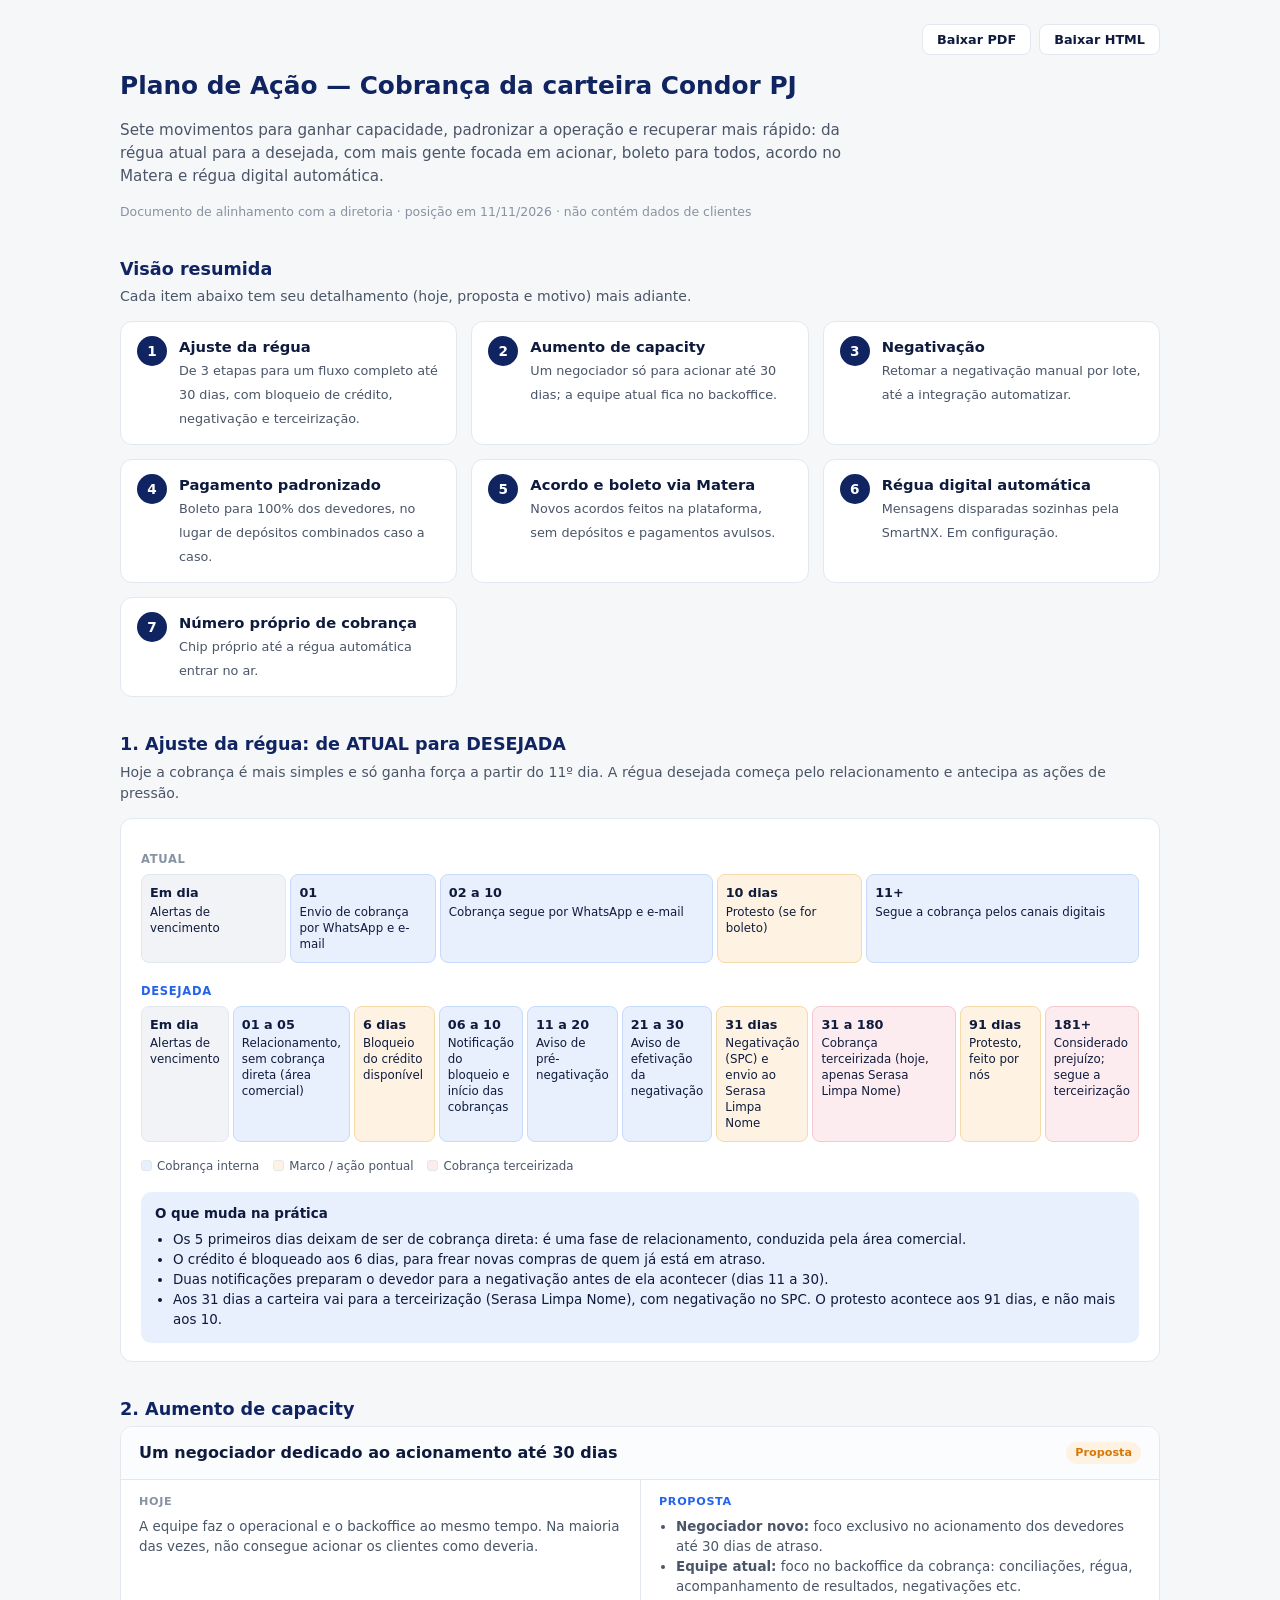
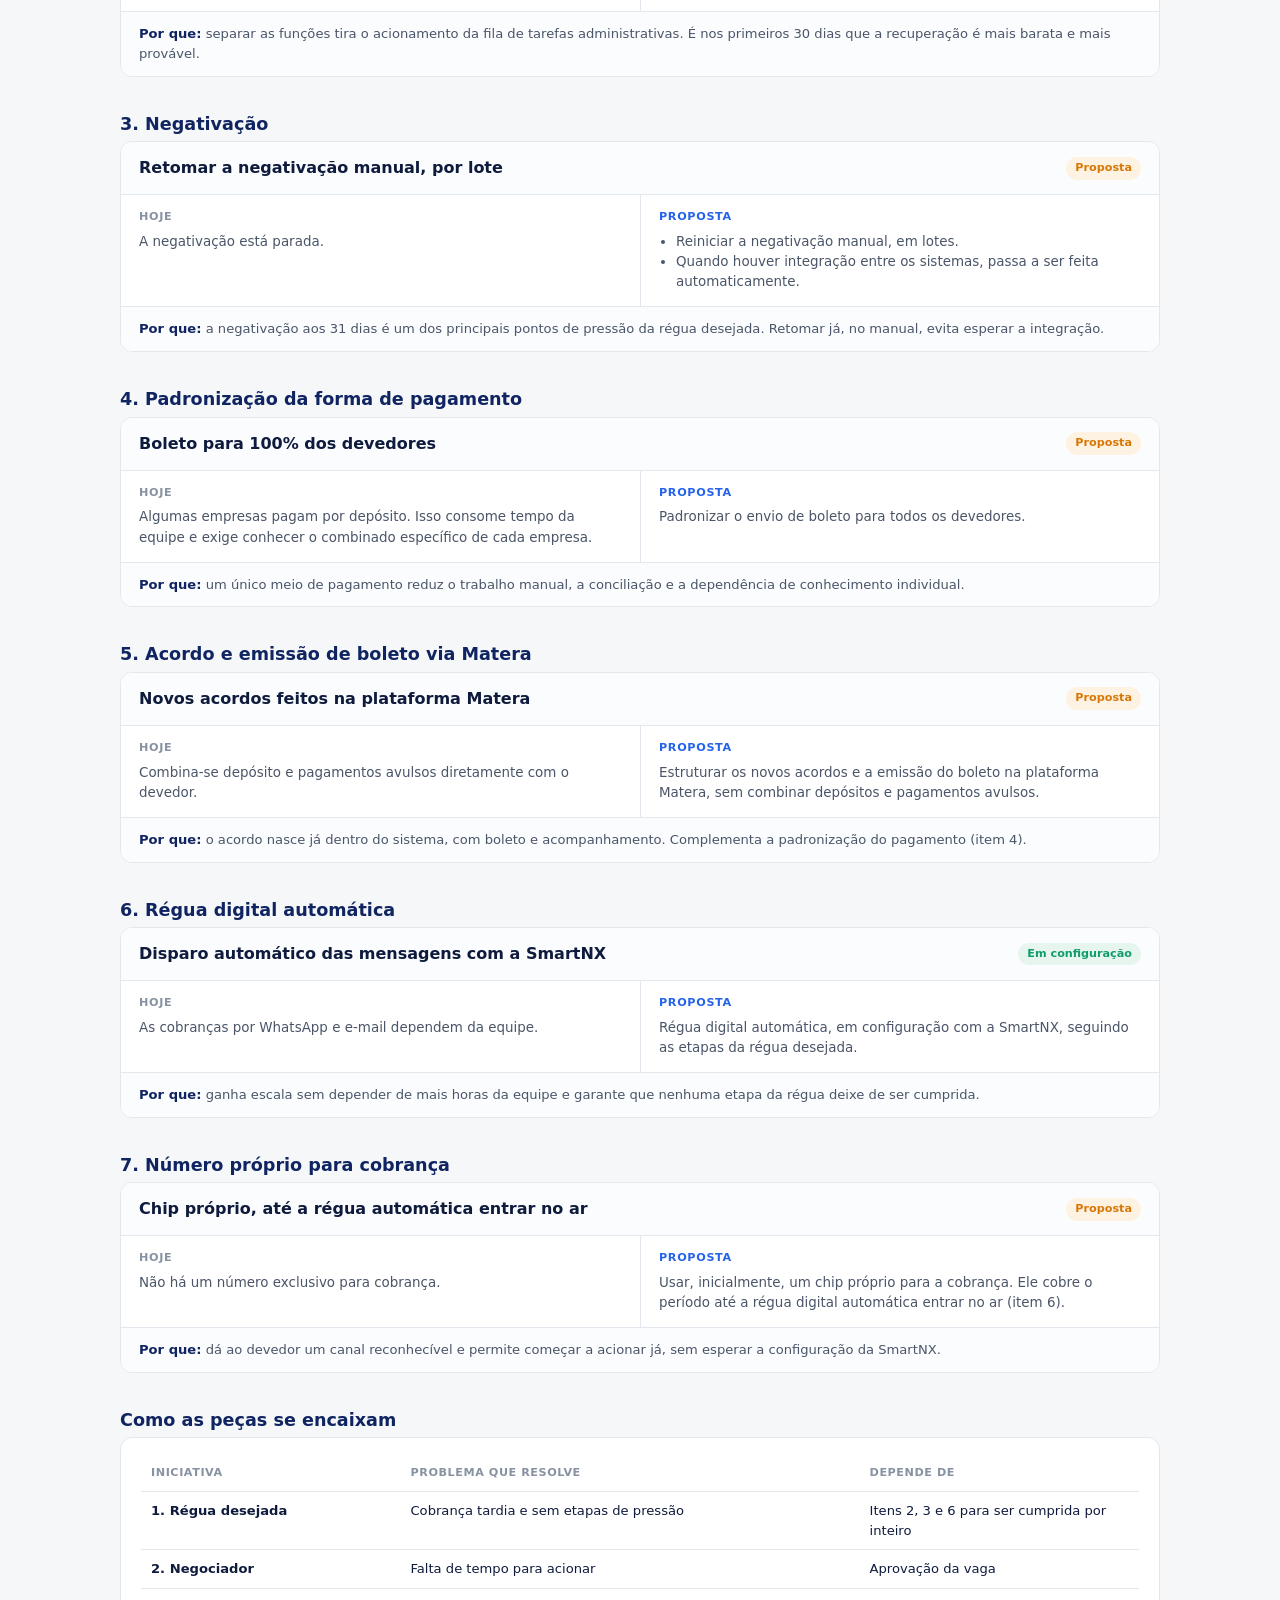
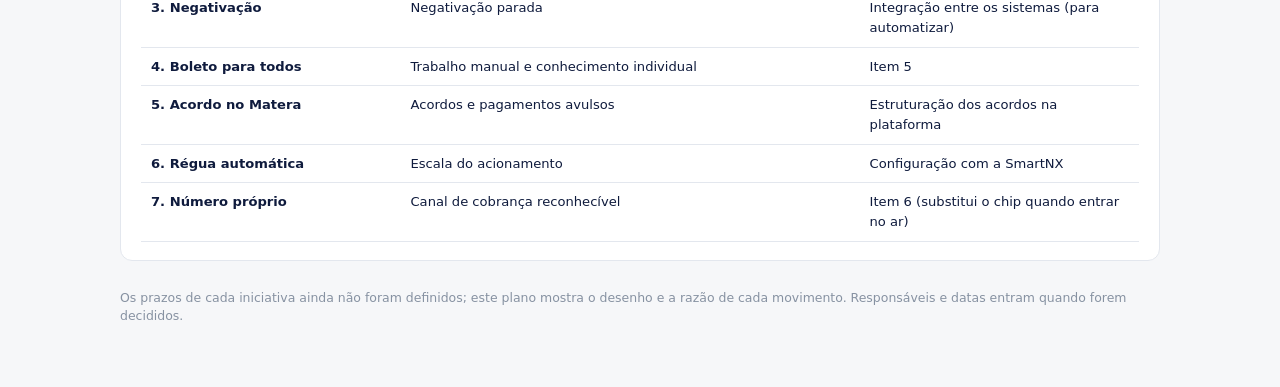
<file: estudo-plano-acao-condorpj.html>
<!DOCTYPE html>
<html lang="pt-BR">
<head>
<meta charset="UTF-8">
<meta name="viewport" content="width=device-width, initial-scale=1.0">
<title>Plano de Ação — Cobrança Condor PJ</title>
<style>
  :root{
    --bg:#f6f7f9; --card:#fff; --ink:#0f1b3d; --ink2:#4a5568; --muted:#8792a2; --line:#e3e7ee;
    --navy:#0f2461; --blue:#2563eb; --blue-soft:#e8f0fe; --red:#c8102e; --red-soft:#fdecef;
    --green:#0f9d6b; --green-soft:#e6f6ef; --amber:#d97706; --amber-soft:#fef3e2;
  }
  *{box-sizing:border-box}
  body{margin:0;background:var(--bg);color:var(--ink);font-family:system-ui,-apple-system,"Segoe UI",sans-serif;line-height:1.5;-webkit-font-smoothing:antialiased}
  .wrap{max-width:1080px;margin:0 auto;padding:24px 20px 48px}
  header{margin-bottom:22px}
  h1{margin:0 0 6px;font-size:1.55rem;color:var(--navy)}
  .sub{color:var(--ink2);font-size:.95rem;max-width:760px}
  .meta{margin-top:8px;font-size:.78rem;color:var(--muted)}
  h2{font-size:1.1rem;margin:34px 0 4px;color:var(--navy)}
  .lead{color:var(--ink2);font-size:.88rem;margin:0 0 14px}
  .card{background:var(--card);border:1px solid var(--line);border-radius:12px;padding:18px 20px}

  /* resumo */
  .grid{display:grid;grid-template-columns:repeat(auto-fill,minmax(310px,1fr));gap:14px}
  .res{display:flex;gap:12px;align-items:flex-start;background:var(--card);border:1px solid var(--line);border-radius:12px;padding:14px 16px;text-decoration:none;color:inherit}
  .res:hover{border-color:var(--blue)}
  .num{flex:none;width:30px;height:30px;border-radius:50%;background:var(--navy);color:#fff;display:grid;place-items:center;font-weight:700;font-size:.85rem}
  .res b{display:block;font-size:.92rem}
  .res span{font-size:.8rem;color:var(--ink2)}

  /* régua */
  .rg-label{font-size:.72rem;font-weight:700;letter-spacing:.06em;text-transform:uppercase;margin:14px 0 6px}
  .rg-label.at{color:var(--muted)} .rg-label.de{color:var(--blue)}
  .rg-scroll{overflow-x:auto;padding-bottom:6px}
  .rg{display:flex;gap:4px;min-width:860px}
  .seg{flex:1 1 0;border-radius:8px;padding:9px 8px;font-size:.74rem;line-height:1.35;border:1px solid var(--line);background:#f1f3f7}
  .seg b{display:block;font-size:.8rem;margin-bottom:3px}
  .seg.w2{flex:2 1 0} .seg.w3{flex:3 1 0}
  .seg.int{background:var(--blue-soft);border-color:#c6dafc}
  .seg.ter{background:var(--red-soft);border-color:#f6c9d1}
  .seg.mk{background:var(--amber-soft);border-color:#f6d9aa}
  .seg.old{background:#f1f3f7}
  .legend{display:flex;gap:14px;flex-wrap:wrap;font-size:.74rem;color:var(--ink2);margin-top:10px}
  .legend i{display:inline-block;width:11px;height:11px;border-radius:3px;margin-right:5px;vertical-align:-1px;border:1px solid var(--line)}
  .delta{margin:16px 0 0;padding:12px 14px;background:var(--blue-soft);border-radius:10px;font-size:.84rem}
  .delta ul{margin:6px 0 0 18px;padding:0}

  /* iniciativas */
  .ini{background:var(--card);border:1px solid var(--line);border-radius:12px;margin-bottom:16px;overflow:hidden}
  .ini-h{display:flex;align-items:center;gap:12px;padding:14px 18px;border-bottom:1px solid var(--line);background:#fbfcfe}
  .ini-h h3{margin:0;font-size:1rem;flex:1}
  .tag{font-size:.7rem;font-weight:700;padding:3px 9px;border-radius:99px;white-space:nowrap}
  .tag.cfg{background:var(--green-soft);color:var(--green)}
  .tag.prop{background:var(--amber-soft);color:var(--amber)}
  .cols{display:grid;grid-template-columns:1fr 1fr;gap:0}
  .col{padding:14px 18px}
  .col+.col{border-left:1px solid var(--line)}
  .col h4{margin:0 0 6px;font-size:.7rem;letter-spacing:.06em;text-transform:uppercase;color:var(--muted)}
  .col.to h4{color:var(--blue)}
  .col p,.col li{font-size:.84rem;color:var(--ink2);margin:0}
  .col ul{margin:0 0 0 17px;padding:0}
  .why{padding:12px 18px;border-top:1px solid var(--line);background:#fbfcfe;font-size:.82rem;color:var(--ink2)}
  .why b{color:var(--navy)}
  .mini{display:flex;gap:6px;align-items:stretch;margin-top:10px;flex-wrap:wrap}
  .mini .st{flex:1 1 120px;border:1px solid var(--line);border-radius:8px;padding:7px 9px;font-size:.76rem;background:#fff}
  .mini .st b{display:block;color:var(--navy)}
  .arrow{align-self:center;color:var(--muted)}

  /* quadro final */
  table{width:100%;border-collapse:collapse;font-size:.82rem}
  th,td{text-align:left;padding:9px 10px;border-bottom:1px solid var(--line);vertical-align:top}
  th{font-size:.7rem;letter-spacing:.05em;text-transform:uppercase;color:var(--muted)}
  .foot{margin-top:28px;font-size:.78rem;color:var(--muted)}

  @media(max-width:700px){.cols{grid-template-columns:1fr}.col+.col{border-left:0;border-top:1px solid var(--line)}}
  .acoes{display:flex;gap:8px;justify-content:flex-end;margin-bottom:12px}
  .acoes button{font:600 .8rem system-ui,sans-serif;padding:7px 14px;border:1px solid var(--line);border-radius:8px;background:#fff;color:inherit;cursor:pointer}
  .acoes button:hover{border-color:#888}
  @media print{.acoes{display:none}}
  @media print{body{background:#fff}.wrap{padding:0}.ini,.card{break-inside:avoid}.res:hover{border-color:var(--line)}}
</style>
</head>
<body>
<div class="wrap">

<div class="acoes">
  <button type="button" onclick="window.print()">Baixar PDF</button>
  <button type="button" onclick="baixarHtml()">Baixar HTML</button>
</div>
<script>
function baixarHtml(){
  var c=document.documentElement.cloneNode(true);
  var a=c.querySelector('.acoes'); if(a) a.remove();
  var b=new Blob(['<!doctype html>\n'+c.outerHTML],{type:'text/html;charset=utf-8'});
  var l=document.createElement('a'); l.href=URL.createObjectURL(b); l.download='plano-acao-condorpj.html';
  document.body.appendChild(l); l.click(); l.remove();
}
</script>

<header>
  <h1>Plano de Ação — Cobrança da carteira Condor PJ</h1>
  <p class="sub">Sete movimentos para ganhar capacidade, padronizar a operação e recuperar mais rápido: da régua atual para a desejada, com mais gente focada em acionar, boleto para todos, acordo no Matera e régua digital automática.</p>
  <div class="meta">Documento de alinhamento com a diretoria · posição em 11/11/2026 · não contém dados de clientes</div>
</header>

<h2>Visão resumida</h2>
<p class="lead">Cada item abaixo tem seu detalhamento (hoje, proposta e motivo) mais adiante.</p>
<div class="grid">
  <a class="res" href="#i1"><div class="num">1</div><div><b>Ajuste da régua</b><span>De 3 etapas para um fluxo completo até 30 dias, com bloqueio de crédito, negativação e terceirização.</span></div></a>
  <a class="res" href="#i2"><div class="num">2</div><div><b>Aumento de capacity</b><span>Um negociador só para acionar até 30 dias; a equipe atual fica no backoffice.</span></div></a>
  <a class="res" href="#i3"><div class="num">3</div><div><b>Negativação</b><span>Retomar a negativação manual por lote, até a integração automatizar.</span></div></a>
  <a class="res" href="#i4"><div class="num">4</div><div><b>Pagamento padronizado</b><span>Boleto para 100% dos devedores, no lugar de depósitos combinados caso a caso.</span></div></a>
  <a class="res" href="#i5"><div class="num">5</div><div><b>Acordo e boleto via Matera</b><span>Novos acordos feitos na plataforma, sem depósitos e pagamentos avulsos.</span></div></a>
  <a class="res" href="#i6"><div class="num">6</div><div><b>Régua digital automática</b><span>Mensagens disparadas sozinhas pela SmartNX. Em configuração.</span></div></a>
  <a class="res" href="#i7"><div class="num">7</div><div><b>Número próprio de cobrança</b><span>Chip próprio até a régua automática entrar no ar.</span></div></a>
</div>

<h2 id="i1">1. Ajuste da régua: de ATUAL para DESEJADA</h2>
<p class="lead">Hoje a cobrança é mais simples e só ganha força a partir do 11º dia. A régua desejada começa pelo relacionamento e antecipa as ações de pressão.</p>
<div class="card">
  <div class="rg-label at">Atual</div>
  <div class="rg-scroll"><div class="rg">
    <div class="seg old"><b>Em dia</b>Alertas de vencimento</div>
    <div class="seg int"><b>01</b>Envio de cobrança por WhatsApp e e-mail</div>
    <div class="seg int w2"><b>02 a 10</b>Cobrança segue por WhatsApp e e-mail</div>
    <div class="seg mk"><b>10 dias</b>Protesto (se for boleto)</div>
    <div class="seg int w2"><b>11+</b>Segue a cobrança pelos canais digitais</div>
  </div></div>

  <div class="rg-label de">Desejada</div>
  <div class="rg-scroll"><div class="rg">
    <div class="seg old"><b>Em dia</b>Alertas de vencimento</div>
    <div class="seg int"><b>01 a 05</b>Relacionamento, sem cobrança direta (área comercial)</div>
    <div class="seg mk"><b>6 dias</b>Bloqueio do crédito disponível</div>
    <div class="seg int"><b>06 a 10</b>Notificação do bloqueio e início das cobranças</div>
    <div class="seg int"><b>11 a 20</b>Aviso de pré-negativação</div>
    <div class="seg int"><b>21 a 30</b>Aviso de efetivação da negativação</div>
    <div class="seg mk"><b>31 dias</b>Negativação (SPC) e envio ao Serasa Limpa Nome</div>
    <div class="seg ter w2"><b>31 a 180</b>Cobrança terceirizada (hoje, apenas Serasa Limpa Nome)</div>
    <div class="seg mk"><b>91 dias</b>Protesto, feito por nós</div>
    <div class="seg ter"><b>181+</b>Considerado prejuízo; segue a terceirização</div>
  </div></div>

  <div class="legend">
    <span><i style="background:var(--blue-soft)"></i>Cobrança interna</span>
    <span><i style="background:var(--amber-soft)"></i>Marco / ação pontual</span>
    <span><i style="background:var(--red-soft)"></i>Cobrança terceirizada</span>
  </div>
  <div class="delta"><b>O que muda na prática</b>
    <ul>
      <li>Os 5 primeiros dias deixam de ser de cobrança direta: é uma fase de relacionamento, conduzida pela área comercial.</li>
      <li>O crédito é bloqueado aos 6 dias, para frear novas compras de quem já está em atraso.</li>
      <li>Duas notificações preparam o devedor para a negativação antes de ela acontecer (dias 11 a 30).</li>
      <li>Aos 31 dias a carteira vai para a terceirização (Serasa Limpa Nome), com negativação no SPC. O protesto acontece aos 91 dias, e não mais aos 10.</li>
    </ul>
  </div>
</div>

<h2 id="i2">2. Aumento de capacity</h2>
<div class="ini">
  <div class="ini-h"><h3>Um negociador dedicado ao acionamento até 30 dias</h3><span class="tag prop">Proposta</span></div>
  <div class="cols">
    <div class="col"><h4>Hoje</h4>
      <p>A equipe faz o operacional e o backoffice ao mesmo tempo. Na maioria das vezes, não consegue acionar os clientes como deveria.</p></div>
    <div class="col to"><h4>Proposta</h4>
      <ul>
        <li><b>Negociador novo:</b> foco exclusivo no acionamento dos devedores até 30 dias de atraso.</li>
        <li><b>Equipe atual:</b> foco no backoffice da cobrança: conciliações, régua, acompanhamento de resultados, negativações etc.</li>
      </ul></div>
  </div>
  <div class="why"><b>Por que:</b> separar as funções tira o acionamento da fila de tarefas administrativas. É nos primeiros 30 dias que a recuperação é mais barata e mais provável.</div>
</div>

<h2 id="i3">3. Negativação</h2>
<div class="ini">
  <div class="ini-h"><h3>Retomar a negativação manual, por lote</h3><span class="tag prop">Proposta</span></div>
  <div class="cols">
    <div class="col"><h4>Hoje</h4><p>A negativação está parada.</p></div>
    <div class="col to"><h4>Proposta</h4>
      <ul>
        <li>Reiniciar a negativação manual, em lotes.</li>
        <li>Quando houver integração entre os sistemas, passa a ser feita automaticamente.</li>
      </ul></div>
  </div>
  <div class="why"><b>Por que:</b> a negativação aos 31 dias é um dos principais pontos de pressão da régua desejada. Retomar já, no manual, evita esperar a integração.</div>
</div>

<h2 id="i4">4. Padronização da forma de pagamento</h2>
<div class="ini">
  <div class="ini-h"><h3>Boleto para 100% dos devedores</h3><span class="tag prop">Proposta</span></div>
  <div class="cols">
    <div class="col"><h4>Hoje</h4>
      <p>Algumas empresas pagam por depósito. Isso consome tempo da equipe e exige conhecer o combinado específico de cada empresa.</p></div>
    <div class="col to"><h4>Proposta</h4>
      <p>Padronizar o envio de boleto para todos os devedores.</p></div>
  </div>
  <div class="why"><b>Por que:</b> um único meio de pagamento reduz o trabalho manual, a conciliação e a dependência de conhecimento individual.</div>
</div>

<h2 id="i5">5. Acordo e emissão de boleto via Matera</h2>
<div class="ini">
  <div class="ini-h"><h3>Novos acordos feitos na plataforma Matera</h3><span class="tag prop">Proposta</span></div>
  <div class="cols">
    <div class="col"><h4>Hoje</h4>
      <p>Combina-se depósito e pagamentos avulsos diretamente com o devedor.</p></div>
    <div class="col to"><h4>Proposta</h4>
      <p>Estruturar os novos acordos e a emissão do boleto na plataforma Matera, sem combinar depósitos e pagamentos avulsos.</p></div>
  </div>
  <div class="why"><b>Por que:</b> o acordo nasce já dentro do sistema, com boleto e acompanhamento. Complementa a padronização do pagamento (item 4).</div>
</div>

<h2 id="i6">6. Régua digital automática</h2>
<div class="ini">
  <div class="ini-h"><h3>Disparo automático das mensagens com a SmartNX</h3><span class="tag cfg">Em configuração</span></div>
  <div class="cols">
    <div class="col"><h4>Hoje</h4><p>As cobranças por WhatsApp e e-mail dependem da equipe.</p></div>
    <div class="col to"><h4>Proposta</h4>
      <p>Régua digital automática, em configuração com a SmartNX, seguindo as etapas da régua desejada.</p></div>
  </div>
  <div class="why"><b>Por que:</b> ganha escala sem depender de mais horas da equipe e garante que nenhuma etapa da régua deixe de ser cumprida.</div>
</div>

<h2 id="i7">7. Número próprio para cobrança</h2>
<div class="ini">
  <div class="ini-h"><h3>Chip próprio, até a régua automática entrar no ar</h3><span class="tag prop">Proposta</span></div>
  <div class="cols">
    <div class="col"><h4>Hoje</h4><p>Não há um número exclusivo para cobrança.</p></div>
    <div class="col to"><h4>Proposta</h4>
      <p>Usar, inicialmente, um chip próprio para a cobrança. Ele cobre o período até a régua digital automática entrar no ar (item 6).</p></div>
  </div>
  <div class="why"><b>Por que:</b> dá ao devedor um canal reconhecível e permite começar a acionar já, sem esperar a configuração da SmartNX.</div>
</div>

<h2>Como as peças se encaixam</h2>
<div class="card">
  <table>
    <thead><tr><th style="width:26%">Iniciativa</th><th>Problema que resolve</th><th style="width:28%">Depende de</th></tr></thead>
    <tbody>
      <tr><td><b>1. Régua desejada</b></td><td>Cobrança tardia e sem etapas de pressão</td><td>Itens 2, 3 e 6 para ser cumprida por inteiro</td></tr>
      <tr><td><b>2. Negociador</b></td><td>Falta de tempo para acionar</td><td>Aprovação da vaga</td></tr>
      <tr><td><b>3. Negativação</b></td><td>Negativação parada</td><td>Integração entre os sistemas (para automatizar)</td></tr>
      <tr><td><b>4. Boleto para todos</b></td><td>Trabalho manual e conhecimento individual</td><td>Item 5</td></tr>
      <tr><td><b>5. Acordo no Matera</b></td><td>Acordos e pagamentos avulsos</td><td>Estruturação dos acordos na plataforma</td></tr>
      <tr><td><b>6. Régua automática</b></td><td>Escala do acionamento</td><td>Configuração com a SmartNX</td></tr>
      <tr><td><b>7. Número próprio</b></td><td>Canal de cobrança reconhecível</td><td>Item 6 (substitui o chip quando entrar no ar)</td></tr>
    </tbody>
  </table>
</div>

<p class="foot">Os prazos de cada iniciativa ainda não foram definidos; este plano mostra o desenho e a razão de cada movimento. Responsáveis e datas entram quando forem decididos.</p>
</div>
</body>
</html>
</file>
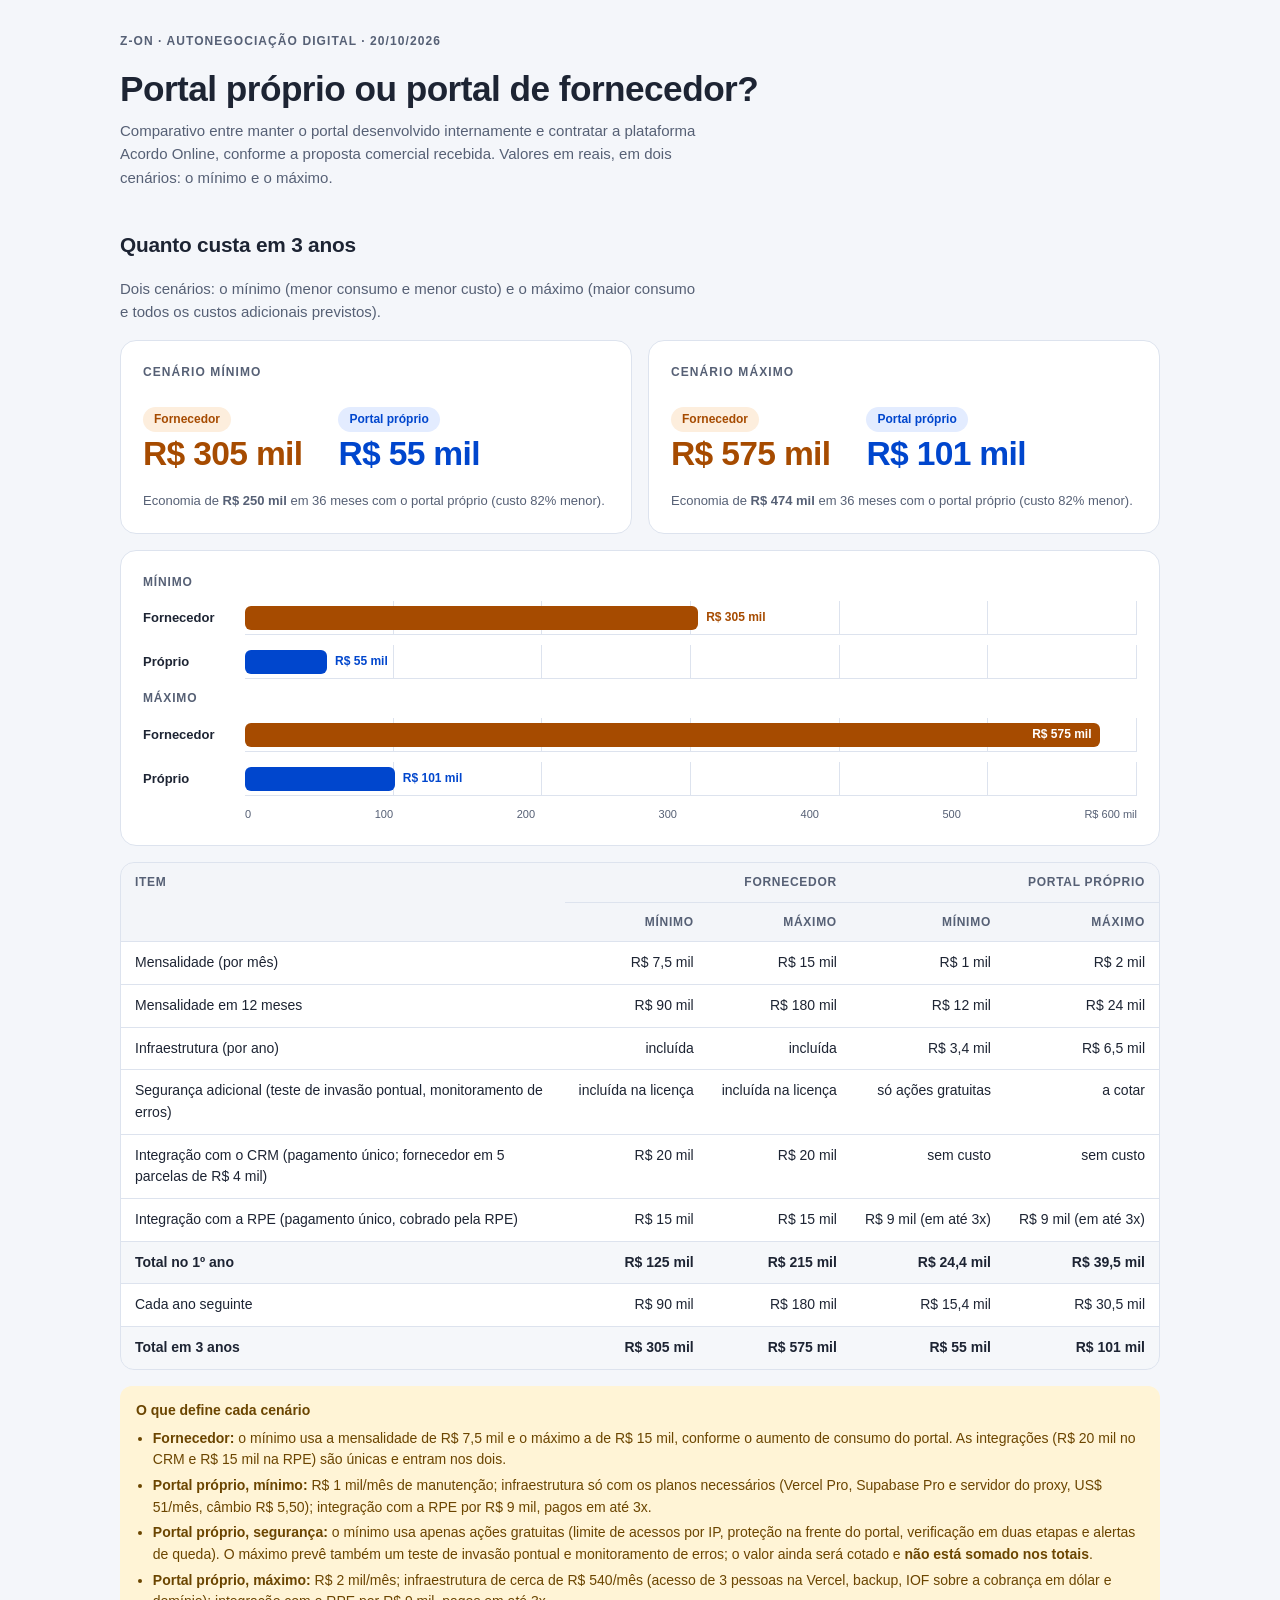
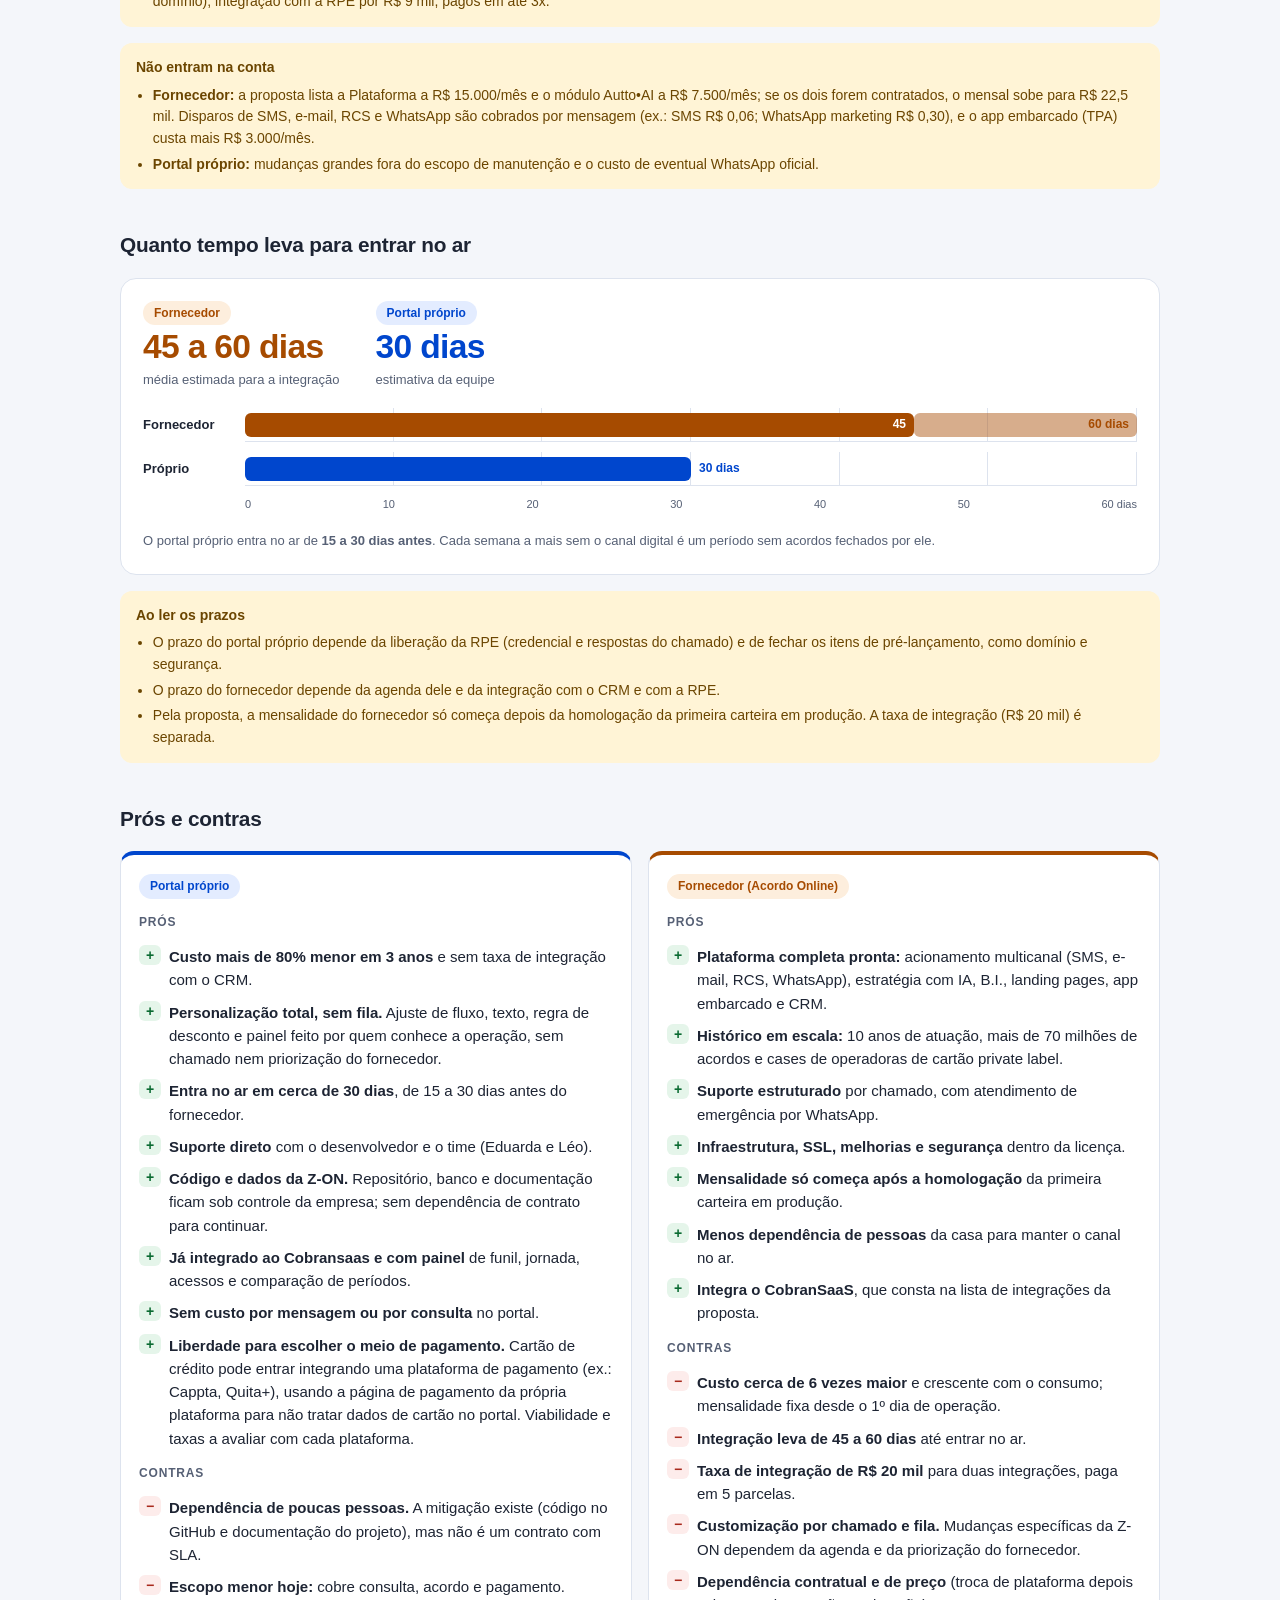
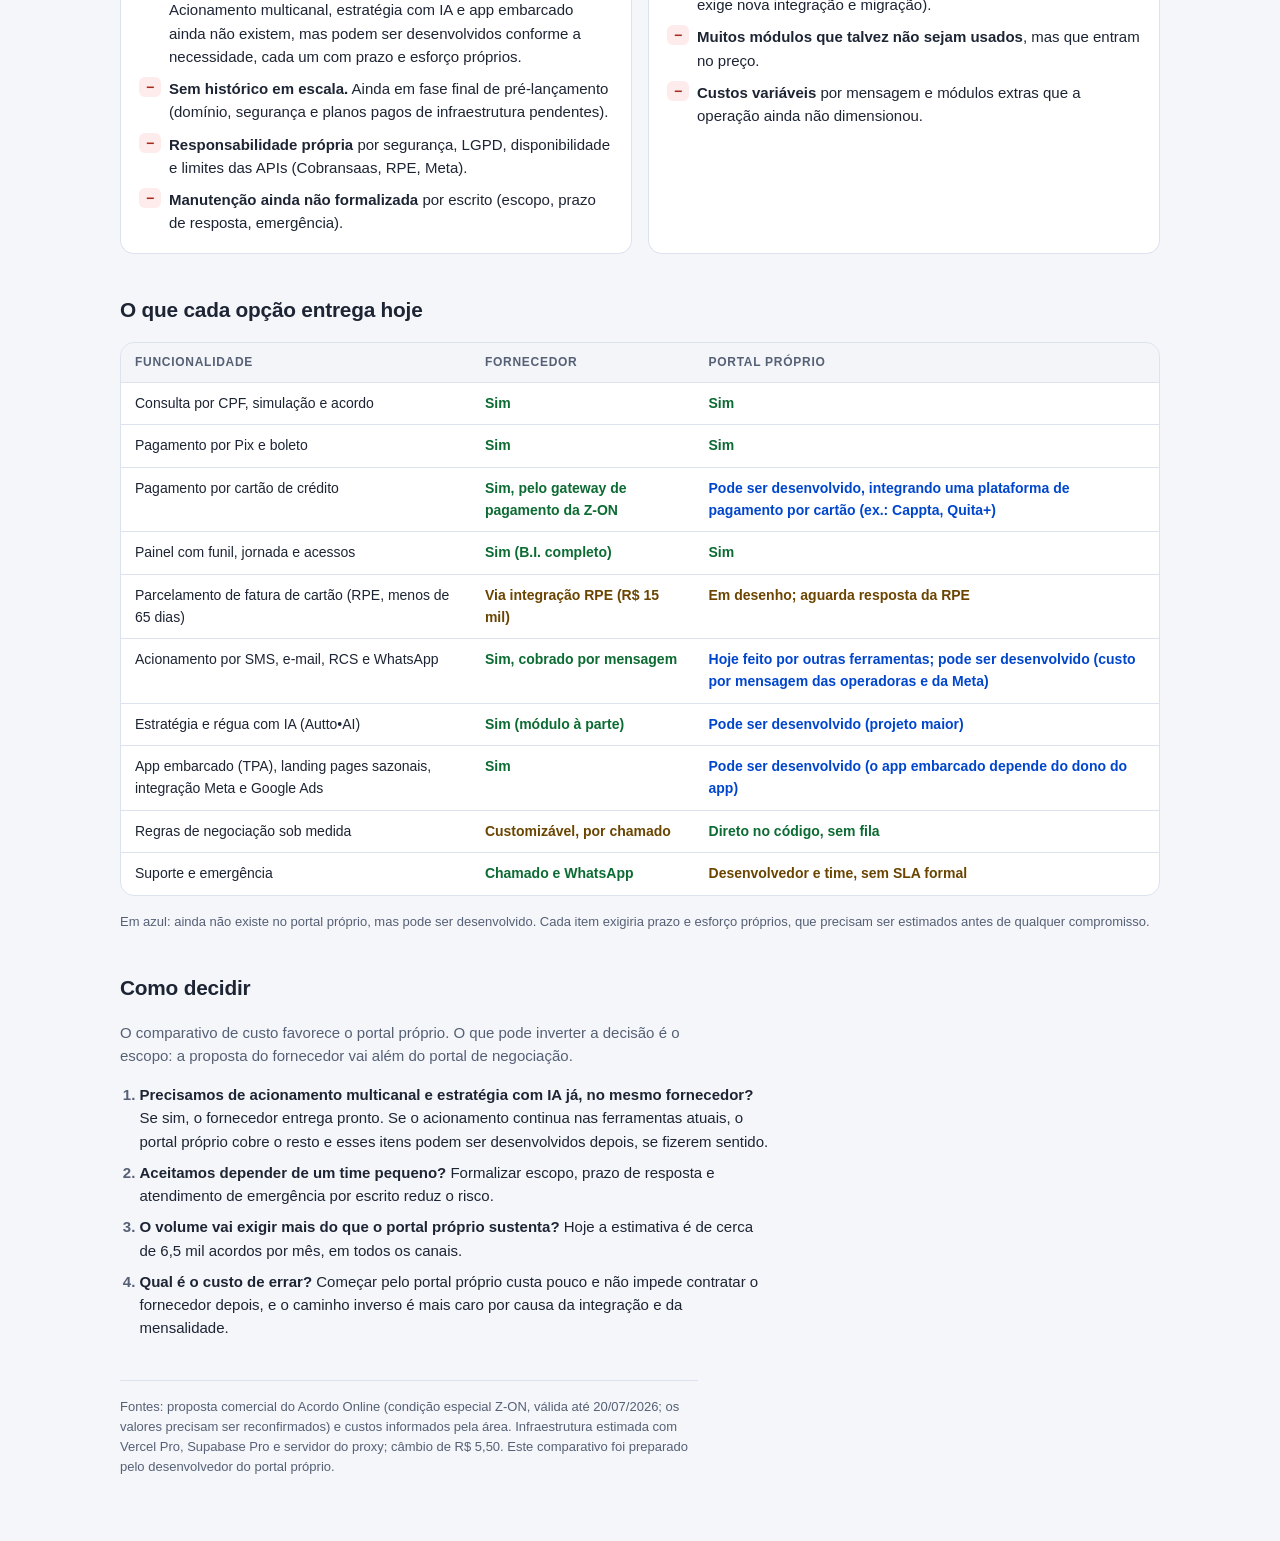
<file: estudo-portal-proprio-x-fornecedor.html>
<!doctype html>
<html lang="pt-BR">
<head>
<meta charset="utf-8">
<meta name="viewport" content="width=device-width,initial-scale=1">
<title>Portal próprio ou fornecedor</title>
<style>
/* Layout: relatório de decisão em coluna única; o número que decide (custo em 3 anos) abre a página, o resto sustenta. */
:root {
  --bg: #f4f6fa; --card: #ffffff; --ink: #1d2433; --muted: #566075; --line: #dde3ee;
  --own: #0046cd; --own-soft: #e3ecff;
  --ven: #a64b00; --ven-soft: #fdeedd;
  --good: #0b6b32; --good-soft: #e5f5ea; --bad: #a82a1d; --bad-soft: #fdeceb; --warn-soft: #fff4d6; --warn: #6b4500;
  --font: -apple-system, BlinkMacSystemFont, "Segoe UI", Roboto, "Helvetica Neue", Arial, sans-serif;
  color-scheme: light;
}
@media (prefers-color-scheme: dark) {
  :root:not([data-theme="light"]) {
    --bg: #0f1522; --card: #172034; --ink: #e8edf8; --muted: #a2aec6; --line: #2a3855;
    --own: #8db4ff; --own-soft: #1b2e57; --ven: #f0a35c; --ven-soft: #3a2713;
    --good: #6fd196; --good-soft: #123222; --bad: #ff9a8f; --bad-soft: #3b1a17; --warn-soft: #3a2f0f; --warn: #f3d283;
    color-scheme: dark;
  }
}
:root[data-theme="dark"] {
  --bg: #0f1522; --card: #172034; --ink: #e8edf8; --muted: #a2aec6; --line: #2a3855;
  --own: #8db4ff; --own-soft: #1b2e57; --ven: #f0a35c; --ven-soft: #3a2713;
  --good: #6fd196; --good-soft: #123222; --bad: #ff9a8f; --bad-soft: #3b1a17; --warn-soft: #3a2f0f; --warn: #f3d283;
  color-scheme: dark;
}
* { box-sizing: border-box; }
body { margin: 0; background: var(--bg); color: var(--ink); font-family: var(--font); font-size: 15px; line-height: 1.55;
  padding-block: 32px 64px; padding-left: max(16px, env(safe-area-inset-left, 0px)); padding-right: max(16px, env(safe-area-inset-right, 0px)); }
.pagina { max-width: 1040px; margin-inline: auto; display: grid; gap: 40px; }
h1 { font-size: clamp(1.6rem, 4vw, 2.2rem); line-height: 1.15; margin: 0; letter-spacing: -0.015em; text-wrap: balance; }
h2 { font-size: 1.3rem; margin: 0; letter-spacing: -0.01em; text-wrap: balance; }
h3 { font-size: 1rem; margin: 0; }
p { margin: 0; }
.eyebrow { font-size: 12px; font-weight: 700; letter-spacing: .09em; text-transform: uppercase; color: var(--muted); margin-bottom: 8px; }
.sub { color: var(--muted); max-width: 70ch; }
.secao { display: grid; gap: 16px; min-width: 0; }
.cabeca { display: grid; gap: 10px; }
.tag { display: inline-block; font-size: 12px; font-weight: 700; border-radius: 999px; padding: 3px 11px; }
.tag.own { background: var(--own-soft); color: var(--own); }
.tag.ven { background: var(--ven-soft); color: var(--ven); }

/* custo em 3 anos */
.decisor { background: var(--card); border: 1px solid var(--line); border-radius: 16px; padding: 22px; display: grid; gap: 18px; }
.decisor .num { display: flex; flex-wrap: wrap; gap: 14px 40px; }
.decisor .num > div { display: grid; gap: 2px; min-width: 0; }
.big { font-size: clamp(1.5rem, 3.6vw, 2.1rem); font-weight: 800; letter-spacing: -0.02em; font-variant-numeric: tabular-nums; line-height: 1.1; }
.big.own { color: var(--own); } .big.ven { color: var(--ven); }
.rot { font-size: 13px; color: var(--muted); }
.escala { display: grid; gap: 10px; }
.linha-esc { display: grid; grid-template-columns: 90px 1fr; gap: 12px; align-items: center; }
.linha-esc b { font-size: 13px; }
.trilho { position: relative; height: 34px; background: repeating-linear-gradient(90deg, transparent 0 calc(16.666% - 1px), var(--line) calc(16.666% - 1px) 16.666%); border-bottom: 1px solid var(--line); }
.faixa { position: absolute; top: 5px; height: 24px; border-radius: 6px; }
.faixa.own { background: var(--own); } .faixa.ven { background: var(--ven); }
.rotulo-faixa { position: absolute; top: 7px; font-size: 12px; font-weight: 700; white-space: nowrap; font-variant-numeric: tabular-nums; }
.eixo { display: grid; grid-template-columns: 90px 1fr; gap: 12px; font-size: 11px; color: var(--muted); }
.eixo div { display: flex; justify-content: space-between; font-variant-numeric: tabular-nums; }

.cenarios { display: grid; grid-template-columns: repeat(auto-fit, minmax(300px, 1fr)); gap: 16px; }
.par { display: flex; flex-wrap: wrap; gap: 12px 36px; }
.par > div { display: grid; gap: 4px; justify-items: start; min-width: 0; }
.trilho .faixa { left: 0; } .trilho-dias { background: repeating-linear-gradient(90deg, transparent 0 calc(16.666% - 1px), var(--line) calc(16.666% - 1px) 16.666%); }
.grupo + .linha-esc { margin-top: 0; }
/* tabelas */
.rolagem { overflow-x: auto; background: var(--card); border: 1px solid var(--line); border-radius: 14px; }
table { border-collapse: collapse; width: 100%; font-size: 14px; font-variant-numeric: tabular-nums; }
th, td { text-align: left; padding: 10px 14px; border-bottom: 1px solid var(--line); vertical-align: top; }
th { font-size: 12px; letter-spacing: .06em; text-transform: uppercase; color: var(--muted); background: color-mix(in srgb, var(--line) 35%, transparent); }
tr:last-child td { border-bottom: 0; }
td.n, th.n { text-align: right; white-space: nowrap; }
tr.tot td { font-weight: 800; background: color-mix(in srgb, var(--line) 30%, transparent); }
.dev { color: var(--own); font-weight: 700; } .sim { color: var(--good); font-weight: 700; } .nao { color: var(--bad); font-weight: 700; } .parc { color: var(--warn); font-weight: 700; }

/* prós e contras */
.duas { display: grid; grid-template-columns: repeat(auto-fit, minmax(300px, 1fr)); gap: 16px; }
.col { background: var(--card); border: 1px solid var(--line); border-radius: 14px; padding: 18px; display: grid; gap: 14px; align-content: start; min-width: 0; }
.col.own { border-top: 4px solid var(--own); } .col.ven { border-top: 4px solid var(--ven); }
.col h3 { font-size: 1.1rem; }
.lista { list-style: none; margin: 0; padding: 0; display: grid; gap: 9px; }
.lista li { display: grid; grid-template-columns: 22px 1fr; gap: 8px; }
.lista i { font-style: normal; font-weight: 800; text-align: center; border-radius: 6px; height: 20px; line-height: 20px; font-size: 14px; }
.lista .p i { background: var(--good-soft); color: var(--good); }
.lista .c i { background: var(--bad-soft); color: var(--bad); }
.grupo { font-size: 12px; font-weight: 700; letter-spacing: .07em; text-transform: uppercase; color: var(--muted); }

.aviso { background: var(--warn-soft); color: var(--warn); border-radius: 12px; padding: 14px 16px; display: grid; gap: 6px; font-size: 14px; }
.aviso b { font-size: 14px; }
.aviso ul { margin: 0; padding-left: 1.2em; display: grid; gap: 4px; }
.perguntas { margin: 0; padding-left: 1.3em; display: grid; gap: 8px; max-width: 78ch; }
.perguntas li::marker { font-weight: 700; color: var(--muted); }
.rodape { font-size: 13px; color: var(--muted); border-top: 1px solid var(--line); padding-top: 16px; max-width: 80ch; }
@media (max-width: 520px) { .linha-esc, .eixo { grid-template-columns: 1fr; gap: 4px; } .eixo > span { display: none; } }
@media print { body { padding-block: 0; } .secao, .col, .decisor { break-inside: avoid; } }
</style>
</head>
<body>
<main class="pagina">

  <header class="cabeca">
    <div class="eyebrow">Z-ON · Autonegociação digital · 20/10/2026</div>
    <h1>Portal próprio ou portal de fornecedor?</h1>
    <p class="sub">Comparativo entre manter o portal desenvolvido internamente e contratar a plataforma Acordo Online, conforme a proposta comercial recebida. Valores em reais, em dois cenários: o mínimo e o máximo.</p>
  </header>

  <section class="secao" aria-labelledby="t-custo">
    <h2 id="t-custo">Quanto custa em 3 anos</h2>
    <p class="sub">Dois cenários: o mínimo (menor consumo e menor custo) e o máximo (maior consumo e todos os custos adicionais previstos).</p>

    <div class="cenarios">
      <div class="decisor">
        <div class="eyebrow">Cenário mínimo</div>
        <div class="par">
          <div><span class="tag ven">Fornecedor</span><span class="big ven">R$ 305 mil</span></div>
          <div><span class="tag own">Portal próprio</span><span class="big own">R$ 55 mil</span></div>
        </div>
        <p class="rot">Economia de <b>R$ 250 mil</b> em 36 meses com o portal próprio (custo 82% menor).</p>
      </div>
      <div class="decisor">
        <div class="eyebrow">Cenário máximo</div>
        <div class="par">
          <div><span class="tag ven">Fornecedor</span><span class="big ven">R$ 575 mil</span></div>
          <div><span class="tag own">Portal próprio</span><span class="big own">R$ 101 mil</span></div>
        </div>
        <p class="rot">Economia de <b>R$ 474 mil</b> em 36 meses com o portal próprio (custo 82% menor).</p>
      </div>
    </div>

    <div class="decisor">
      <div class="escala" role="img" aria-label="Custo em 3 anos. Mínimo: fornecedor 305 mil, próprio 55 mil. Máximo: fornecedor 575 mil, próprio 101 mil.">
        <div class="grupo">Mínimo</div>
        <div class="linha-esc"><b>Fornecedor</b><div class="trilho"><div class="faixa ven" style="width:50.8%"></div><span class="rotulo-faixa" style="left:calc(50.8% + 8px);color:var(--ven)">R$ 305 mil</span></div></div>
        <div class="linha-esc"><b>Próprio</b><div class="trilho"><div class="faixa own" style="width:9.2%"></div><span class="rotulo-faixa" style="left:calc(9.2% + 8px);color:var(--own)">R$ 55 mil</span></div></div>
        <div class="grupo">Máximo</div>
        <div class="linha-esc"><b>Fornecedor</b><div class="trilho"><div class="faixa ven" style="width:95.8%"></div><span class="rotulo-faixa" style="right:calc(4.2% + 8px);color:#fff">R$ 575 mil</span></div></div>
        <div class="linha-esc"><b>Próprio</b><div class="trilho"><div class="faixa own" style="width:16.8%"></div><span class="rotulo-faixa" style="left:calc(16.8% + 8px);color:var(--own)">R$ 101 mil</span></div></div>
        <div class="eixo"><span></span><div><span>0</span><span>100</span><span>200</span><span>300</span><span>400</span><span>500</span><span>R$ 600 mil</span></div></div>
      </div>
    </div>

    <div class="rolagem">
      <table>
        <thead>
          <tr><th rowspan="2">Item</th><th class="n" colspan="2">Fornecedor</th><th class="n" colspan="2">Portal próprio</th></tr>
          <tr><th class="n">Mínimo</th><th class="n">Máximo</th><th class="n">Mínimo</th><th class="n">Máximo</th></tr>
        </thead>
        <tbody>
          <tr><td>Mensalidade (por mês)</td><td class="n">R$ 7,5 mil</td><td class="n">R$ 15 mil</td><td class="n">R$ 1 mil</td><td class="n">R$ 2 mil</td></tr>
          <tr><td>Mensalidade em 12 meses</td><td class="n">R$ 90 mil</td><td class="n">R$ 180 mil</td><td class="n">R$ 12 mil</td><td class="n">R$ 24 mil</td></tr>
          <tr><td>Infraestrutura (por ano)</td><td class="n">incluída</td><td class="n">incluída</td><td class="n">R$ 3,4 mil</td><td class="n">R$ 6,5 mil</td></tr>
          <tr><td>Segurança adicional (teste de invasão pontual, monitoramento de erros)</td><td class="n">incluída na licença</td><td class="n">incluída na licença</td><td class="n">só ações gratuitas</td><td class="n">a cotar</td></tr>
          <tr><td>Integração com o CRM (pagamento único; fornecedor em 5 parcelas de R$ 4 mil)</td><td class="n">R$ 20 mil</td><td class="n">R$ 20 mil</td><td class="n">sem custo</td><td class="n">sem custo</td></tr>
          <tr><td>Integração com a RPE (pagamento único, cobrado pela RPE)</td><td class="n">R$ 15 mil</td><td class="n">R$ 15 mil</td><td class="n">R$ 9 mil (em até 3x)</td><td class="n">R$ 9 mil (em até 3x)</td></tr>
          <tr class="tot"><td>Total no 1º ano</td><td class="n">R$ 125 mil</td><td class="n">R$ 215 mil</td><td class="n">R$ 24,4 mil</td><td class="n">R$ 39,5 mil</td></tr>
          <tr><td>Cada ano seguinte</td><td class="n">R$ 90 mil</td><td class="n">R$ 180 mil</td><td class="n">R$ 15,4 mil</td><td class="n">R$ 30,5 mil</td></tr>
          <tr class="tot"><td>Total em 3 anos</td><td class="n">R$ 305 mil</td><td class="n">R$ 575 mil</td><td class="n">R$ 55 mil</td><td class="n">R$ 101 mil</td></tr>
        </tbody>
      </table>
    </div>

    <div class="aviso">
      <b>O que define cada cenário</b>
      <ul>
        <li><b>Fornecedor:</b> o mínimo usa a mensalidade de R$ 7,5 mil e o máximo a de R$ 15 mil, conforme o aumento de consumo do portal. As integrações (R$ 20 mil no CRM e R$ 15 mil na RPE) são únicas e entram nos dois.</li>
        <li><b>Portal próprio, mínimo:</b> R$ 1 mil/mês de manutenção; infraestrutura só com os planos necessários (Vercel Pro, Supabase Pro e servidor do proxy, US$ 51/mês, câmbio R$ 5,50); integração com a RPE por R$ 9 mil, pagos em até 3x.</li>
        <li><b>Portal próprio, segurança:</b> o mínimo usa apenas ações gratuitas (limite de acessos por IP, proteção na frente do portal, verificação em duas etapas e alertas de queda). O máximo prevê também um teste de invasão pontual e monitoramento de erros; o valor ainda será cotado e <b>não está somado nos totais</b>.</li>
        <li><b>Portal próprio, máximo:</b> R$ 2 mil/mês; infraestrutura de cerca de R$ 540/mês (acesso de 3 pessoas na Vercel, backup, IOF sobre a cobrança em dólar e domínio); integração com a RPE por R$ 9 mil, pagos em até 3x.</li>
      </ul>
    </div>

    <div class="aviso">
      <b>Não entram na conta</b>
      <ul>
        <li><b>Fornecedor:</b> a proposta lista a Plataforma a R$ 15.000/mês e o módulo Autto•AI a R$ 7.500/mês; se os dois forem contratados, o mensal sobe para R$ 22,5 mil. Disparos de SMS, e-mail, RCS e WhatsApp são cobrados por mensagem (ex.: SMS R$ 0,06; WhatsApp marketing R$ 0,30), e o app embarcado (TPA) custa mais R$ 3.000/mês.</li>
        <li><b>Portal próprio:</b> mudanças grandes fora do escopo de manutenção e o custo de eventual WhatsApp oficial.</li>
      </ul>
    </div>
  </section>

  <section class="secao" aria-labelledby="t-prazo">
    <h2 id="t-prazo">Quanto tempo leva para entrar no ar</h2>
    <div class="decisor">
      <div class="par">
        <div><span class="tag ven">Fornecedor</span><span class="big ven">45 a 60 dias</span><span class="rot">média estimada para a integração</span></div>
        <div><span class="tag own">Portal próprio</span><span class="big own">30 dias</span><span class="rot">estimativa da equipe</span></div>
      </div>
      <div class="escala" role="img" aria-label="Prazo para entrar no ar: fornecedor de 45 a 60 dias, portal próprio 30 dias">
        <div class="linha-esc"><b>Fornecedor</b><div class="trilho trilho-dias"><div class="faixa ven" style="width:75%"></div><div class="faixa ven" style="left:75%;width:25%;opacity:.45"></div><span class="rotulo-faixa" style="right:calc(25% + 8px);color:#fff">45</span><span class="rotulo-faixa" style="right:8px;color:var(--ven)">60 dias</span></div></div>
        <div class="linha-esc"><b>Próprio</b><div class="trilho trilho-dias"><div class="faixa own" style="width:50%"></div><span class="rotulo-faixa" style="left:calc(50% + 8px);color:var(--own)">30 dias</span></div></div>
        <div class="eixo"><span></span><div><span>0</span><span>10</span><span>20</span><span>30</span><span>40</span><span>50</span><span>60 dias</span></div></div>
      </div>
      <p class="rot">O portal próprio entra no ar de <b>15 a 30 dias antes</b>. Cada semana a mais sem o canal digital é um período sem acordos fechados por ele.</p>
    </div>
    <div class="aviso">
      <b>Ao ler os prazos</b>
      <ul>
        <li>O prazo do portal próprio depende da liberação da RPE (credencial e respostas do chamado) e de fechar os itens de pré-lançamento, como domínio e segurança.</li>
        <li>O prazo do fornecedor depende da agenda dele e da integração com o CRM e com a RPE.</li>
        <li>Pela proposta, a mensalidade do fornecedor só começa depois da homologação da primeira carteira em produção. A taxa de integração (R$ 20 mil) é separada.</li>
      </ul>
    </div>
  </section>

  <section class="secao" aria-labelledby="t-pc">
    <h2 id="t-pc">Prós e contras</h2>
    <div class="duas">
      <article class="col own">
        <div><span class="tag own">Portal próprio</span></div>
        <div class="grupo">Prós</div>
        <ul class="lista">
          <li class="p"><i>+</i><span><b>Custo mais de 80% menor em 3 anos</b> e sem taxa de integração com o CRM.</span></li>
          <li class="p"><i>+</i><span><b>Personalização total, sem fila.</b> Ajuste de fluxo, texto, regra de desconto e painel feito por quem conhece a operação, sem chamado nem priorização do fornecedor.</span></li>
          <li class="p"><i>+</i><span><b>Entra no ar em cerca de 30 dias</b>, de 15 a 30 dias antes do fornecedor.</span></li>
          <li class="p"><i>+</i><span><b>Suporte direto</b> com o desenvolvedor e o time (Eduarda e Léo).</span></li>
          <li class="p"><i>+</i><span><b>Código e dados da Z-ON.</b> Repositório, banco e documentação ficam sob controle da empresa; sem dependência de contrato para continuar.</span></li>
          <li class="p"><i>+</i><span><b>Já integrado ao Cobransaas e com painel</b> de funil, jornada, acessos e comparação de períodos.</span></li>
          <li class="p"><i>+</i><span><b>Sem custo por mensagem ou por consulta</b> no portal.</span></li>
          <li class="p"><i>+</i><span><b>Liberdade para escolher o meio de pagamento.</b> Cartão de crédito pode entrar integrando uma plataforma de pagamento (ex.: Cappta, Quita+), usando a página de pagamento da própria plataforma para não tratar dados de cartão no portal. Viabilidade e taxas a avaliar com cada plataforma.</span></li>
        </ul>
        <div class="grupo">Contras</div>
        <ul class="lista">
          <li class="c"><i>−</i><span><b>Dependência de poucas pessoas.</b> A mitigação existe (código no GitHub e documentação do projeto), mas não é um contrato com SLA.</span></li>
          <li class="c"><i>−</i><span><b>Escopo menor hoje:</b> cobre consulta, acordo e pagamento. Acionamento multicanal, estratégia com IA e app embarcado ainda não existem, mas podem ser desenvolvidos conforme a necessidade, cada um com prazo e esforço próprios.</span></li>
          <li class="c"><i>−</i><span><b>Sem histórico em escala.</b> Ainda em fase final de pré-lançamento (domínio, segurança e planos pagos de infraestrutura pendentes).</span></li>
          <li class="c"><i>−</i><span><b>Responsabilidade própria</b> por segurança, LGPD, disponibilidade e limites das APIs (Cobransaas, RPE, Meta).</span></li>
          <li class="c"><i>−</i><span><b>Manutenção ainda não formalizada</b> por escrito (escopo, prazo de resposta, emergência).</span></li>
        </ul>
      </article>

      <article class="col ven">
        <div><span class="tag ven">Fornecedor (Acordo Online)</span></div>
        <div class="grupo">Prós</div>
        <ul class="lista">
          <li class="p"><i>+</i><span><b>Plataforma completa pronta:</b> acionamento multicanal (SMS, e-mail, RCS, WhatsApp), estratégia com IA, B.I., landing pages, app embarcado e CRM.</span></li>
          <li class="p"><i>+</i><span><b>Histórico em escala:</b> 10 anos de atuação, mais de 70 milhões de acordos e cases de operadoras de cartão private label.</span></li>
          <li class="p"><i>+</i><span><b>Suporte estruturado</b> por chamado, com atendimento de emergência por WhatsApp.</span></li>
          <li class="p"><i>+</i><span><b>Infraestrutura, SSL, melhorias e segurança</b> dentro da licença.</span></li>
          <li class="p"><i>+</i><span><b>Mensalidade só começa após a homologação</b> da primeira carteira em produção.</span></li>
          <li class="p"><i>+</i><span><b>Menos dependência de pessoas</b> da casa para manter o canal no ar.</span></li>
          <li class="p"><i>+</i><span><b>Integra o CobranSaaS</b>, que consta na lista de integrações da proposta.</span></li>
        </ul>
        <div class="grupo">Contras</div>
        <ul class="lista">
          <li class="c"><i>−</i><span><b>Custo cerca de 6 vezes maior</b> e crescente com o consumo; mensalidade fixa desde o 1º dia de operação.</span></li>
          <li class="c"><i>−</i><span><b>Integração leva de 45 a 60 dias</b> até entrar no ar.</span></li>
          <li class="c"><i>−</i><span><b>Taxa de integração de R$ 20 mil</b> para duas integrações, paga em 5 parcelas.</span></li>
          <li class="c"><i>−</i><span><b>Customização por chamado e fila.</b> Mudanças específicas da Z-ON dependem da agenda e da priorização do fornecedor.</span></li>
          <li class="c"><i>−</i><span><b>Dependência contratual e de preço</b> (troca de plataforma depois exige nova integração e migração).</span></li>
          <li class="c"><i>−</i><span><b>Muitos módulos que talvez não sejam usados</b>, mas que entram no preço.</span></li>
          <li class="c"><i>−</i><span><b>Custos variáveis</b> por mensagem e módulos extras que a operação ainda não dimensionou.</span></li>
        </ul>
      </article>
    </div>
  </section>

  <section class="secao" aria-labelledby="t-esc">
    <h2 id="t-esc">O que cada opção entrega hoje</h2>
    <div class="rolagem">
      <table>
        <thead><tr><th>Funcionalidade</th><th>Fornecedor</th><th>Portal próprio</th></tr></thead>
        <tbody>
          <tr><td>Consulta por CPF, simulação e acordo</td><td class="sim">Sim</td><td class="sim">Sim</td></tr>
          <tr><td>Pagamento por Pix e boleto</td><td class="sim">Sim</td><td class="sim">Sim</td></tr>
          <tr><td>Pagamento por cartão de crédito</td><td class="sim">Sim, pelo gateway de pagamento da Z-ON</td><td class="dev">Pode ser desenvolvido, integrando uma plataforma de pagamento por cartão (ex.: Cappta, Quita+)</td></tr>
          <tr><td>Painel com funil, jornada e acessos</td><td class="sim">Sim (B.I. completo)</td><td class="sim">Sim</td></tr>
          <tr><td>Parcelamento de fatura de cartão (RPE, menos de 65 dias)</td><td class="parc">Via integração RPE (R$ 15 mil)</td><td class="parc">Em desenho; aguarda resposta da RPE</td></tr>
          <tr><td>Acionamento por SMS, e-mail, RCS e WhatsApp</td><td class="sim">Sim, cobrado por mensagem</td><td class="dev">Hoje feito por outras ferramentas; pode ser desenvolvido (custo por mensagem das operadoras e da Meta)</td></tr>
          <tr><td>Estratégia e régua com IA (Autto•AI)</td><td class="sim">Sim (módulo à parte)</td><td class="dev">Pode ser desenvolvido (projeto maior)</td></tr>
          <tr><td>App embarcado (TPA), landing pages sazonais, integração Meta e Google Ads</td><td class="sim">Sim</td><td class="dev">Pode ser desenvolvido (o app embarcado depende do dono do app)</td></tr>
          <tr><td>Regras de negociação sob medida</td><td class="parc">Customizável, por chamado</td><td class="sim">Direto no código, sem fila</td></tr>
          <tr><td>Suporte e emergência</td><td class="sim">Chamado e WhatsApp</td><td class="parc">Desenvolvedor e time, sem SLA formal</td></tr>
        </tbody>
      </table>
    </div>
  <p class="rot">Em azul: ainda não existe no portal próprio, mas pode ser desenvolvido. Cada item exigiria prazo e esforço próprios, que precisam ser estimados antes de qualquer compromisso.</p>
  </section>

  <section class="secao" aria-labelledby="t-dec">
    <h2 id="t-dec">Como decidir</h2>
    <p class="sub">O comparativo de custo favorece o portal próprio. O que pode inverter a decisão é o escopo: a proposta do fornecedor vai além do portal de negociação.</p>
    <ol class="perguntas">
      <li><b>Precisamos de acionamento multicanal e estratégia com IA já, no mesmo fornecedor?</b> Se sim, o fornecedor entrega pronto. Se o acionamento continua nas ferramentas atuais, o portal próprio cobre o resto e esses itens podem ser desenvolvidos depois, se fizerem sentido.</li>
      <li><b>Aceitamos depender de um time pequeno?</b> Formalizar escopo, prazo de resposta e atendimento de emergência por escrito reduz o risco.</li>
      <li><b>O volume vai exigir mais do que o portal próprio sustenta?</b> Hoje a estimativa é de cerca de 6,5 mil acordos por mês, em todos os canais.</li>
      <li><b>Qual é o custo de errar?</b> Começar pelo portal próprio custa pouco e não impede contratar o fornecedor depois, e o caminho inverso é mais caro por causa da integração e da mensalidade.</li>
    </ol>
  </section>

  <p class="rodape">Fontes: proposta comercial do Acordo Online (condição especial Z-ON, válida até 20/07/2026; os valores precisam ser reconfirmados) e custos informados pela área. Infraestrutura estimada com Vercel Pro, Supabase Pro e servidor do proxy; câmbio de R$ 5,50. Este comparativo foi preparado pelo desenvolvedor do portal próprio.</p>
</main>
</body>
</html>
</file>
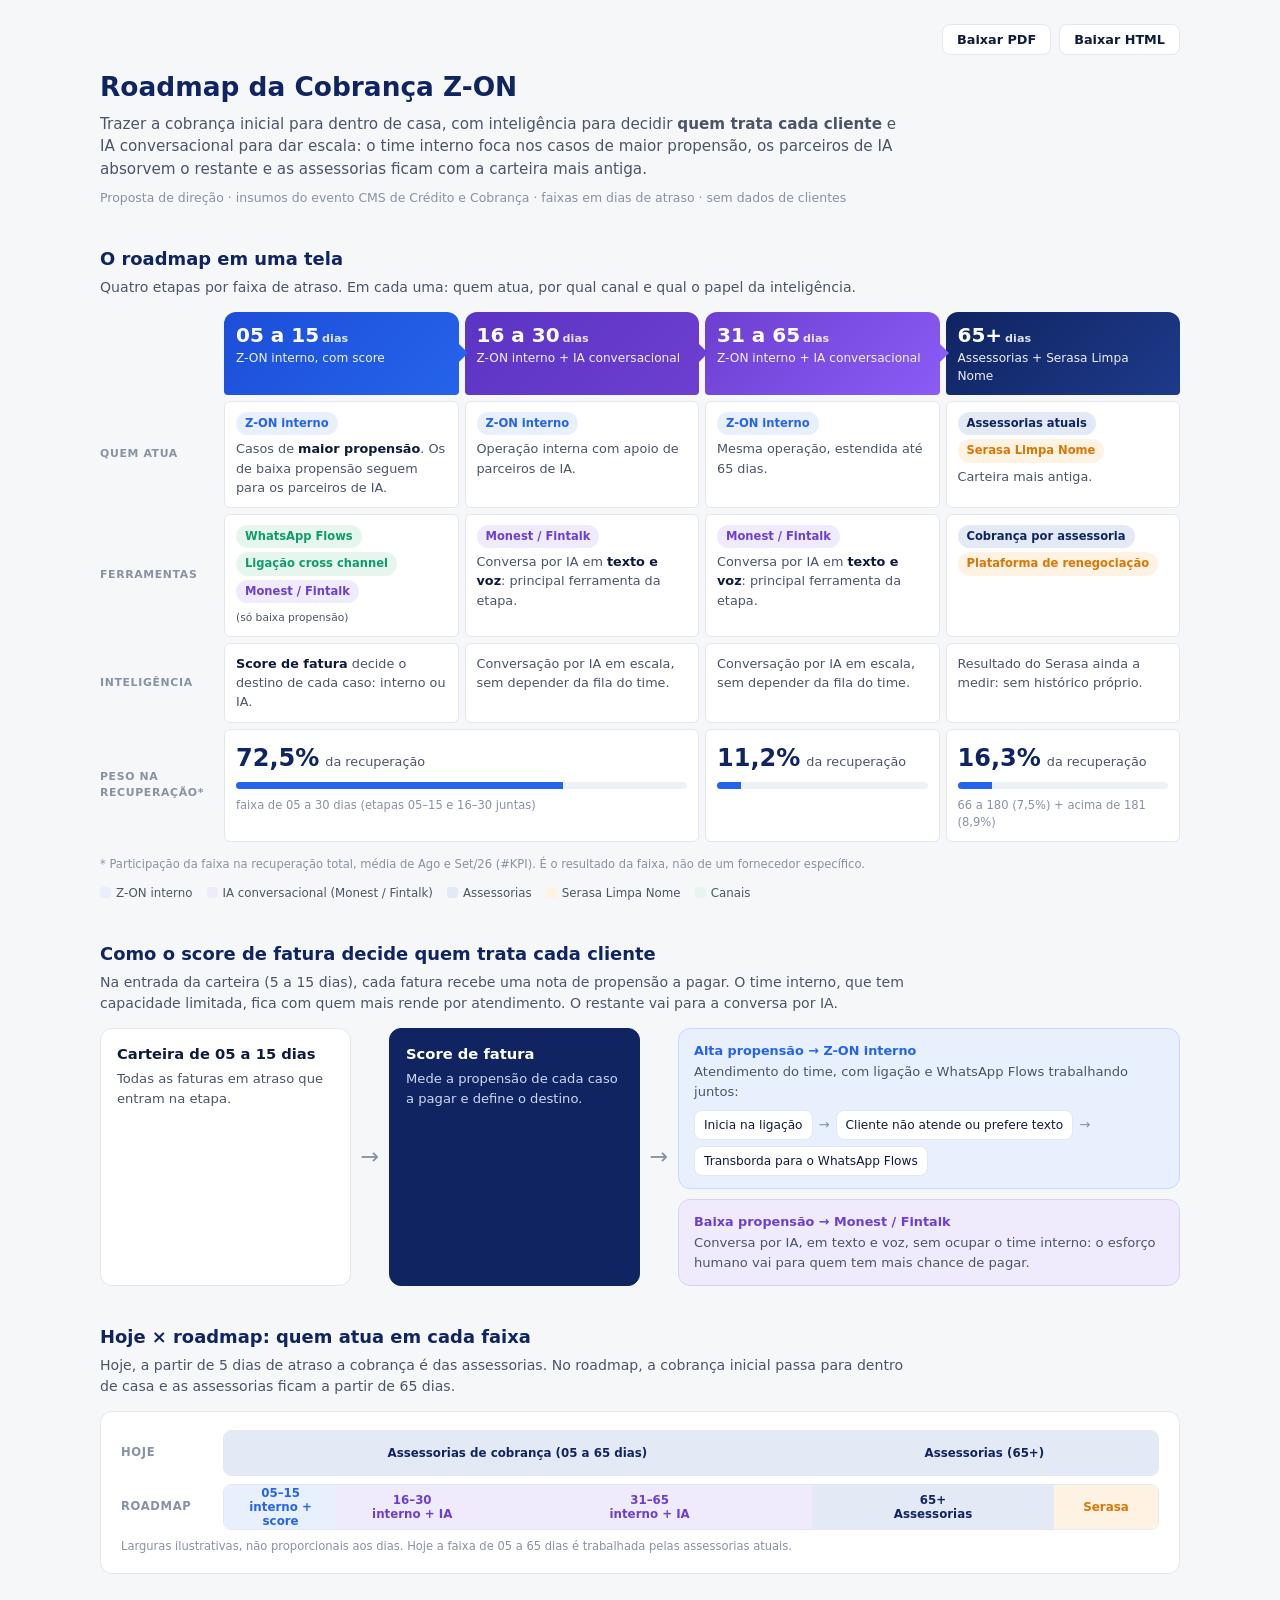
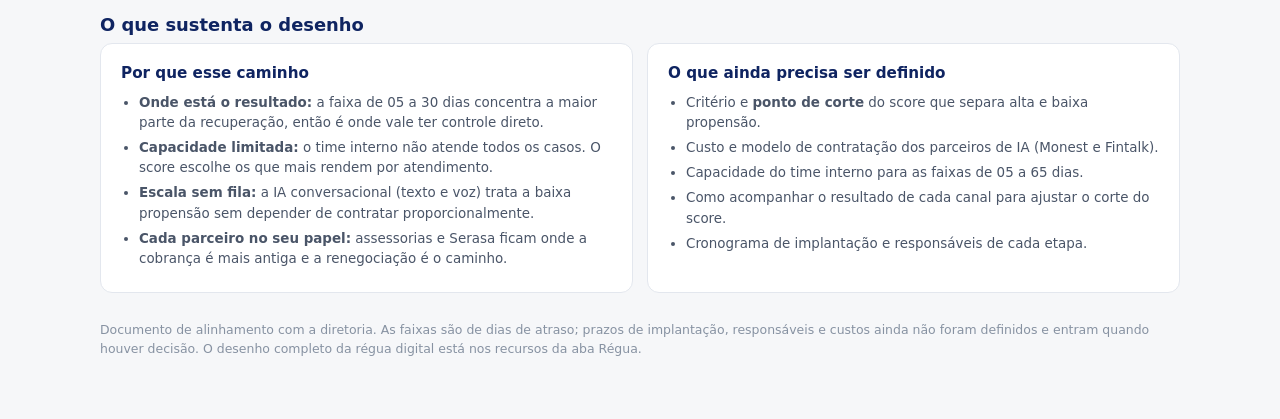
<file: estudo-roadmap-cobranca-zon.html>
<!DOCTYPE html>
<html lang="pt-BR">
<head>
<meta charset="UTF-8">
<meta name="viewport" content="width=device-width, initial-scale=1.0">
<title>Roadmap da Cobrança Z-ON</title>
<style>
  :root{
    --bg:#f6f7f9; --card:#fff; --ink:#0f1b3d; --ink2:#4a5568; --muted:#8792a2; --line:#e3e7ee;
    --navy:#0f2461; --blue:#2563eb; --blue-soft:#e8f0fe;
    --violet:#6d3fd0; --violet-soft:#f0ebfc;
    --teal:#0f9d6b; --teal-soft:#e6f6ef;
    --amber:#d97706; --amber-soft:#fef3e2;
    --slate-soft:#eef1f6;
  }
  *{box-sizing:border-box}
  body{margin:0;background:var(--bg);color:var(--ink);font-family:system-ui,-apple-system,"Segoe UI",sans-serif;line-height:1.5;-webkit-font-smoothing:antialiased}
  .wrap{max-width:1120px;margin:0 auto;padding:24px 20px 48px}
  .acoes{display:flex;gap:8px;justify-content:flex-end;margin-bottom:12px}
  .acoes button{font:600 .8rem system-ui,sans-serif;padding:7px 14px;border:1px solid var(--line);border-radius:8px;background:#fff;color:inherit;cursor:pointer}
  .acoes button:hover{border-color:#888}
  h1{margin:0 0 6px;font-size:1.65rem;color:var(--navy)}
  .sub{color:var(--ink2);font-size:.95rem;max-width:800px;margin:0}
  .meta{margin-top:8px;font-size:.78rem;color:var(--muted)}
  h2{font-size:1.12rem;margin:38px 0 4px;color:var(--navy)}
  .lead{color:var(--ink2);font-size:.88rem;margin:0 0 14px;max-width:820px}
  .card{background:var(--card);border:1px solid var(--line);border-radius:12px;padding:18px 20px}

  /* ROADMAP: 4 fases em colunas, com raias */
  .rm-scroll{overflow-x:auto;padding-bottom:6px}
  .rm{display:grid;grid-template-columns:118px repeat(4,1fr);gap:6px;min-width:900px}
  .rm .rl{font-size:.68rem;font-weight:700;letter-spacing:.06em;text-transform:uppercase;color:var(--muted);display:flex;align-items:center;padding-right:6px}
  .ph{border-radius:12px 12px 4px 4px;padding:12px 12px 10px;color:#fff;position:relative}
  .ph .d{font-size:1.25rem;font-weight:800;line-height:1.1}
  .ph .d small{font-size:.7rem;font-weight:600;opacity:.85;margin-left:3px}
  .ph .t{font-size:.76rem;opacity:.92;margin-top:3px}
  .ph.p1{background:linear-gradient(135deg,#1d4ed8,#2563eb)}
  .ph.p2{background:linear-gradient(135deg,#5b34c4,#6d3fd0)}
  .ph.p3{background:linear-gradient(135deg,#6d3fd0,#8b5cf6)}
  .ph.p4{background:linear-gradient(135deg,#0f2461,#1e3a8a)}
  .ph:not(:last-child)::after{content:"";position:absolute;right:-9px;top:50%;margin-top:-9px;border-left:9px solid;border-top:9px solid transparent;border-bottom:9px solid transparent;border-left-color:inherit;z-index:2}
  .ph.p1::after{border-left-color:#2563eb}.ph.p2::after{border-left-color:#6d3fd0}.ph.p3::after{border-left-color:#8b5cf6}
  .cell{background:var(--card);border:1px solid var(--line);border-radius:6px;padding:10px 11px;font-size:.8rem;color:var(--ink2)}
  .cell b{color:var(--ink)}
  .chip{display:inline-block;font-size:.72rem;font-weight:700;padding:3px 9px;border-radius:99px;margin:0 4px 4px 0}
  .chip.int{background:var(--blue-soft);color:var(--blue)}
  .chip.ia{background:var(--violet-soft);color:var(--violet)}
  .chip.ass{background:#e4e9f6;color:var(--navy)}
  .chip.ser{background:var(--amber-soft);color:var(--amber)}
  .chip.can{background:var(--teal-soft);color:var(--teal)}
  .share{display:flex;align-items:baseline;gap:6px}
  .share .n{font-size:1.5rem;font-weight:800;color:var(--navy)}
  .bar{height:7px;border-radius:4px;background:var(--slate-soft);margin-top:6px;overflow:hidden}
  .bar i{display:block;height:100%;background:var(--blue)}
  .src{font-size:.72rem;color:var(--muted);margin-top:8px}

  /* roteamento por propensão */
  .flow{display:flex;align-items:stretch;gap:0;flex-wrap:wrap}
  .node{flex:1 1 190px;border-radius:12px;padding:14px 16px;border:1px solid var(--line);background:var(--card);font-size:.82rem;color:var(--ink2)}
  .node h4{margin:0 0 4px;font-size:.92rem;color:var(--ink)}
  .node.score{background:var(--navy);color:#cfd8f3;border-color:var(--navy)}
  .node.score h4{color:#fff}
  .arr{flex:0 0 38px;display:grid;place-items:center;color:var(--muted);font-size:1.4rem}
  .split{flex:2 1 380px;display:grid;gap:10px}
  .br{border-radius:12px;padding:12px 15px;font-size:.82rem;color:var(--ink2);border:1px solid var(--line)}
  .br.hi{background:var(--blue-soft);border-color:#c6dafc}
  .br.lo{background:var(--violet-soft);border-color:#dccff7}
  .br b.t{display:block;font-size:.8rem;margin-bottom:2px}
  .br.hi b.t{color:var(--blue)} .br.lo b.t{color:var(--violet)}
  .steps{display:flex;gap:6px;flex-wrap:wrap;margin-top:8px;align-items:center}
  .steps span.s{background:#fff;border:1px solid var(--line);border-radius:8px;padding:5px 9px;font-size:.76rem;color:var(--ink)}
  .steps span.a{color:var(--muted)}

  /* hoje x roadmap */
  .cmp{display:grid;grid-template-columns:90px 1fr;gap:8px 12px;align-items:center}
  .cmp .l{font-size:.72rem;font-weight:700;letter-spacing:.06em;text-transform:uppercase;color:var(--muted)}
  .track{display:flex;height:46px;border-radius:8px;overflow:hidden;border:1px solid var(--line)}
  .track div{display:flex;align-items:center;justify-content:center;font-size:.74rem;font-weight:600;padding:0 6px;text-align:center;line-height:1.2}
  .t-int{background:var(--blue-soft);color:var(--blue)} .t-ia{background:var(--violet-soft);color:var(--violet)}
  .t-ass{background:#e4e9f6;color:var(--navy)} .t-ser{background:var(--amber-soft);color:var(--amber)}
  .scale{display:flex;font-size:.7rem;color:var(--muted)}
  .legend{display:flex;gap:14px;flex-wrap:wrap;font-size:.74rem;color:var(--ink2);margin-top:12px}
  .legend i{display:inline-block;width:11px;height:11px;border-radius:3px;margin-right:5px;vertical-align:-1px}

  /* por que / validar */
  .two{display:grid;grid-template-columns:1fr 1fr;gap:14px}
  .card h3{margin:0 0 8px;font-size:.95rem;color:var(--navy)}
  .card ul{margin:0 0 0 18px;padding:0;font-size:.84rem;color:var(--ink2)}
  .card li{margin-bottom:5px}
  .foot{margin-top:28px;font-size:.78rem;color:var(--muted)}
  @media(max-width:760px){.two{grid-template-columns:1fr}.arr{display:none}.flow{gap:8px}}
  @media print{.acoes{display:none}body{background:#fff}.wrap{padding:0}.card,.node,.br,.cell{break-inside:avoid}.rm-scroll{overflow:visible}.rm{min-width:0}}
</style>
</head>
<body>
<div class="wrap">

<div class="acoes">
  <button type="button" onclick="window.print()">Baixar PDF</button>
  <button type="button" onclick="baixarHtml()">Baixar HTML</button>
</div>
<script>
function baixarHtml(){
  var c=document.documentElement.cloneNode(true);
  var a=c.querySelector('.acoes'); if(a) a.remove();
  var b=new Blob(['<!doctype html>\n'+c.outerHTML],{type:'text/html;charset=utf-8'});
  var l=document.createElement('a'); l.href=URL.createObjectURL(b); l.download='roadmap-cobranca-zon.html';
  document.body.appendChild(l); l.click(); l.remove();
}
</script>

<header>
  <h1>Roadmap da Cobrança Z-ON</h1>
  <p class="sub">Trazer a cobrança inicial para dentro de casa, com inteligência para decidir <b>quem trata cada cliente</b> e IA conversacional para dar escala: o time interno foca nos casos de maior propensão, os parceiros de IA absorvem o restante e as assessorias ficam com a carteira mais antiga.</p>
  <div class="meta">Proposta de direção · insumos do evento CMS de Crédito e Cobrança · faixas em dias de atraso · sem dados de clientes</div>
</header>

<h2>O roadmap em uma tela</h2>
<p class="lead">Quatro etapas por faixa de atraso. Em cada uma: quem atua, por qual canal e qual o papel da inteligência.</p>
<div class="rm-scroll"><div class="rm">

  <div></div>
  <div class="ph p1"><div class="d">05 a 15<small>dias</small></div><div class="t">Z-ON interno, com score</div></div>
  <div class="ph p2"><div class="d">16 a 30<small>dias</small></div><div class="t">Z-ON interno + IA conversacional</div></div>
  <div class="ph p3"><div class="d">31 a 65<small>dias</small></div><div class="t">Z-ON interno + IA conversacional</div></div>
  <div class="ph p4"><div class="d">65+<small>dias</small></div><div class="t">Assessorias + Serasa Limpa Nome</div></div>

  <div class="rl">Quem atua</div>
  <div class="cell"><span class="chip int">Z-ON interno</span><br>Casos de <b>maior propensão</b>. Os de baixa propensão seguem para os parceiros de IA.</div>
  <div class="cell"><span class="chip int">Z-ON interno</span><br>Operação interna com apoio de parceiros de IA.</div>
  <div class="cell"><span class="chip int">Z-ON interno</span><br>Mesma operação, estendida até 65 dias.</div>
  <div class="cell"><span class="chip ass">Assessorias atuais</span><span class="chip ser">Serasa Limpa Nome</span><br>Carteira mais antiga.</div>

  <div class="rl">Ferramentas</div>
  <div class="cell"><span class="chip can">WhatsApp Flows</span><span class="chip can">Ligação cross channel</span><span class="chip ia">Monest / Fintalk</span><br><small>(só baixa propensão)</small></div>
  <div class="cell"><span class="chip ia">Monest / Fintalk</span><br>Conversa por IA em <b>texto e voz</b>: principal ferramenta da etapa.</div>
  <div class="cell"><span class="chip ia">Monest / Fintalk</span><br>Conversa por IA em <b>texto e voz</b>: principal ferramenta da etapa.</div>
  <div class="cell"><span class="chip ass">Cobrança por assessoria</span><br><span class="chip ser">Plataforma de renegociação</span></div>

  <div class="rl">Inteligência</div>
  <div class="cell"><b>Score de fatura</b> decide o destino de cada caso: interno ou IA.</div>
  <div class="cell">Conversação por IA em escala, sem depender da fila do time.</div>
  <div class="cell">Conversação por IA em escala, sem depender da fila do time.</div>
  <div class="cell">Resultado do Serasa ainda a medir: sem histórico próprio.</div>

  <div class="rl">Peso na recuperação*</div>
  <div class="cell" style="grid-column:span 2"><div class="share"><span class="n">72,5%</span><span>da recuperação</span></div><div class="bar"><i style="width:72.5%"></i></div><div class="src">faixa de 05 a 30 dias (etapas 05–15 e 16–30 juntas)</div></div>
  <div class="cell"><div class="share"><span class="n">11,2%</span><span>da recuperação</span></div><div class="bar"><i style="width:11.18%"></i></div></div>
  <div class="cell"><div class="share"><span class="n">16,3%</span><span>da recuperação</span></div><div class="bar"><i style="width:16.31%"></i></div><div class="src">66 a 180 (7,5%) + acima de 181 (8,9%)</div></div>

</div></div>
<div class="src">* Participação da faixa na recuperação total, média de Ago e Set/26 (#KPI). É o resultado da faixa, não de um fornecedor específico.</div>
<div class="legend">
  <span><i style="background:var(--blue-soft)"></i>Z-ON interno</span>
  <span><i style="background:var(--violet-soft)"></i>IA conversacional (Monest / Fintalk)</span>
  <span><i style="background:#e4e9f6"></i>Assessorias</span>
  <span><i style="background:var(--amber-soft)"></i>Serasa Limpa Nome</span>
  <span><i style="background:var(--teal-soft)"></i>Canais</span>
</div>

<h2>Como o score de fatura decide quem trata cada cliente</h2>
<p class="lead">Na entrada da carteira (5 a 15 dias), cada fatura recebe uma nota de propensão a pagar. O time interno, que tem capacidade limitada, fica com quem mais rende por atendimento. O restante vai para a conversa por IA.</p>
<div class="flow">
  <div class="node"><h4>Carteira de 05 a 15 dias</h4>Todas as faturas em atraso que entram na etapa.</div>
  <div class="arr">→</div>
  <div class="node score"><h4>Score de fatura</h4>Mede a propensão de cada caso a pagar e define o destino.</div>
  <div class="arr">→</div>
  <div class="split">
    <div class="br hi"><b class="t">Alta propensão → Z-ON interno</b>
      Atendimento do time, com ligação e WhatsApp Flows trabalhando juntos:
      <div class="steps"><span class="s">Inicia na ligação</span><span class="a">→</span><span class="s">Cliente não atende ou prefere texto</span><span class="a">→</span><span class="s">Transborda para o WhatsApp Flows</span></div>
    </div>
    <div class="br lo"><b class="t">Baixa propensão → Monest / Fintalk</b>
      Conversa por IA, em texto e voz, sem ocupar o time interno: o esforço humano vai para quem tem mais chance de pagar.
    </div>
  </div>
</div>

<h2>Hoje × roadmap: quem atua em cada faixa</h2>
<p class="lead">Hoje, a partir de 5 dias de atraso a cobrança é das assessorias. No roadmap, a cobrança inicial passa para dentro de casa e as assessorias ficam a partir de 65 dias.</p>
<div class="card">
  <div class="cmp">
    <div class="l">Hoje</div>
    <div>
      <div class="track">
        <div class="t-ass" style="flex:60">Assessorias de cobrança (05 a 65 dias)</div>
        <div class="t-ass" style="flex:35">Assessorias (65+)</div>
      </div>
    </div>
    <div class="l">Roadmap</div>
    <div>
      <div class="track">
        <div class="t-int" style="flex:11">05–15<br>interno + score</div>
        <div class="t-ia" style="flex:15">16–30<br>interno + IA</div>
        <div class="t-ia" style="flex:34">31–65<br>interno + IA</div>
        <div class="t-ass" style="flex:25">65+<br>Assessorias</div>
        <div class="t-ser" style="flex:10">Serasa</div>
      </div>
    </div>
  </div>
  <div class="src">Larguras ilustrativas, não proporcionais aos dias. Hoje a faixa de 05 a 65 dias é trabalhada pelas assessorias atuais.</div>
</div>

<h2>O que sustenta o desenho</h2>
<div class="two">
  <div class="card">
    <h3>Por que esse caminho</h3>
    <ul>
      <li><b>Onde está o resultado:</b> a faixa de 05 a 30 dias concentra a maior parte da recuperação, então é onde vale ter controle direto.</li>
      <li><b>Capacidade limitada:</b> o time interno não atende todos os casos. O score escolhe os que mais rendem por atendimento.</li>
      <li><b>Escala sem fila:</b> a IA conversacional (texto e voz) trata a baixa propensão sem depender de contratar proporcionalmente.</li>
      <li><b>Cada parceiro no seu papel:</b> assessorias e Serasa ficam onde a cobrança é mais antiga e a renegociação é o caminho.</li>
    </ul>
  </div>
  <div class="card">
    <h3>O que ainda precisa ser definido</h3>
    <ul>
      <li>Critério e <b>ponto de corte</b> do score que separa alta e baixa propensão.</li>
      <li>Custo e modelo de contratação dos parceiros de IA (Monest e Fintalk).</li>
      <li>Capacidade do time interno para as faixas de 05 a 65 dias.</li>
      <li>Como acompanhar o resultado de cada canal para ajustar o corte do score.</li>
      <li>Cronograma de implantação e responsáveis de cada etapa.</li>
    </ul>
  </div>
</div>

<p class="foot">Documento de alinhamento com a diretoria. As faixas são de dias de atraso; prazos de implantação, responsáveis e custos ainda não foram definidos e entram quando houver decisão. O desenho completo da régua digital está nos recursos da aba Régua.</p>

</div>
</body>
</html>
</file>
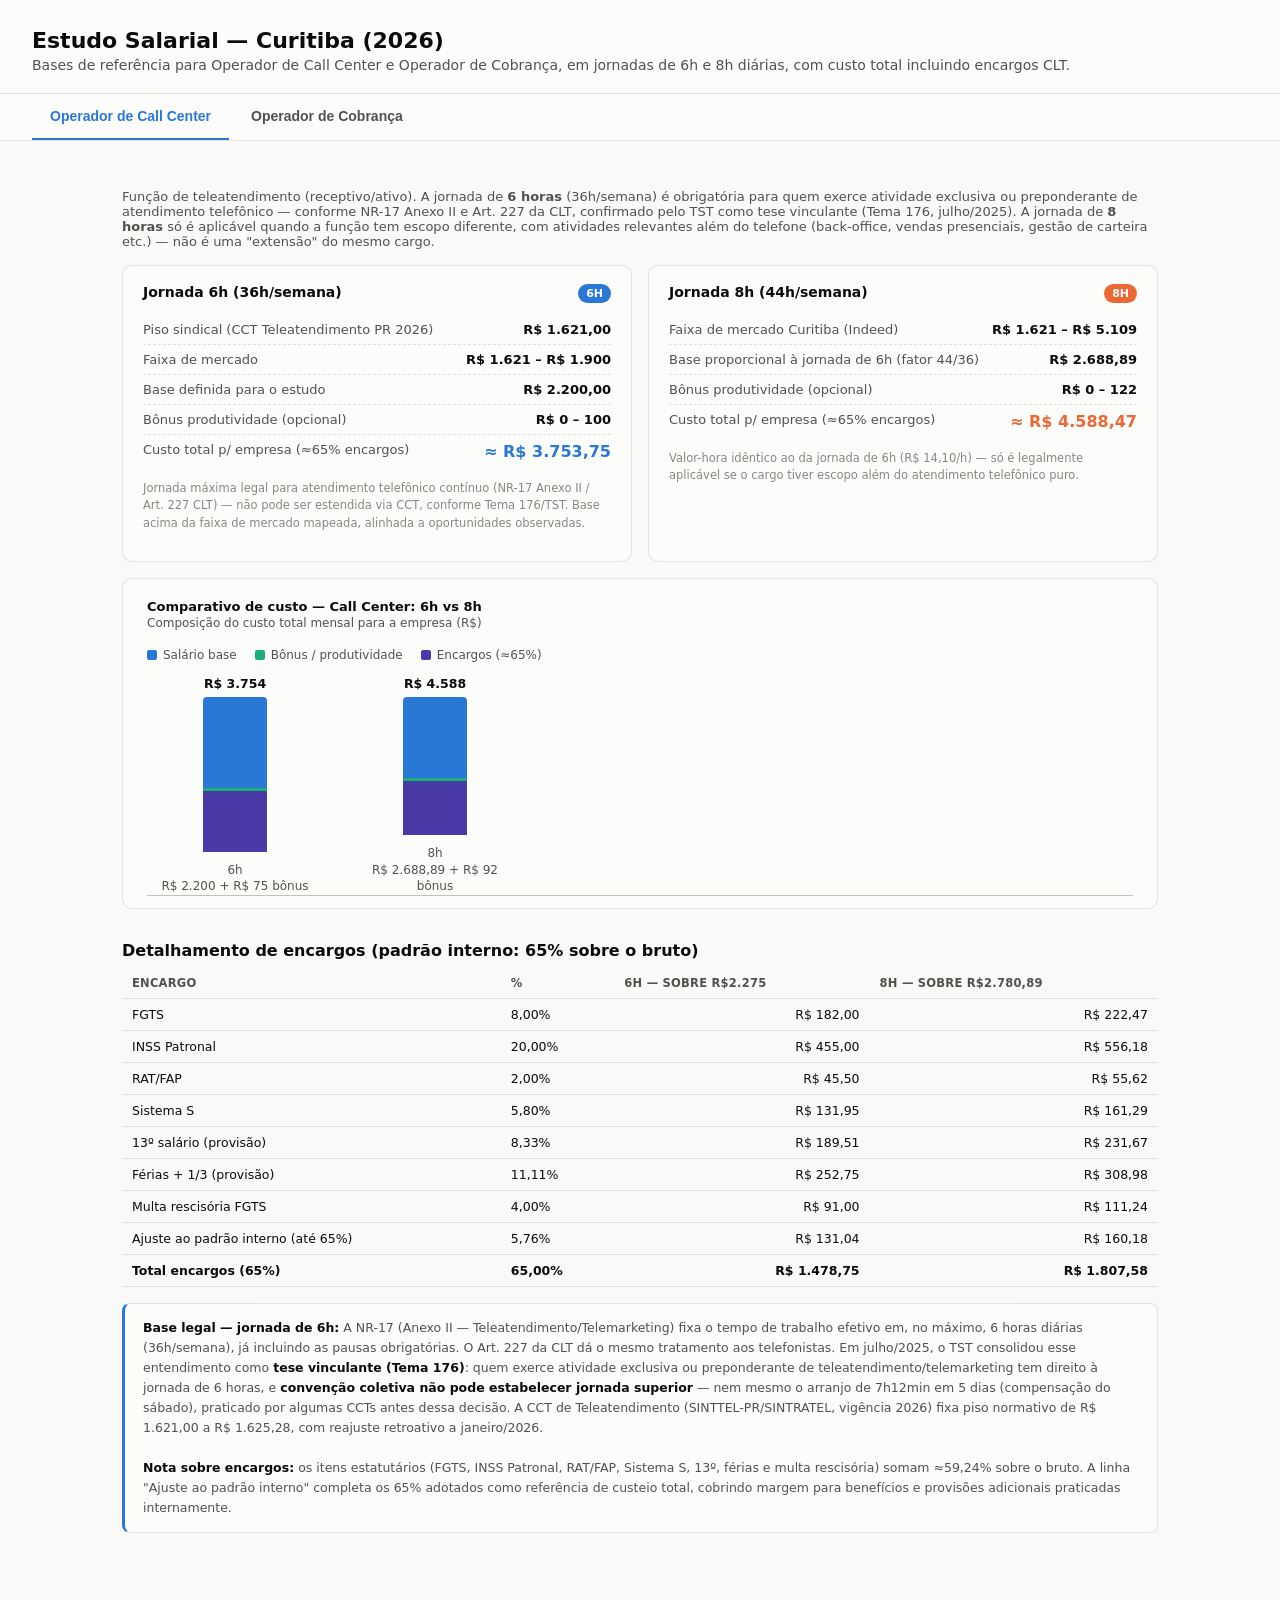
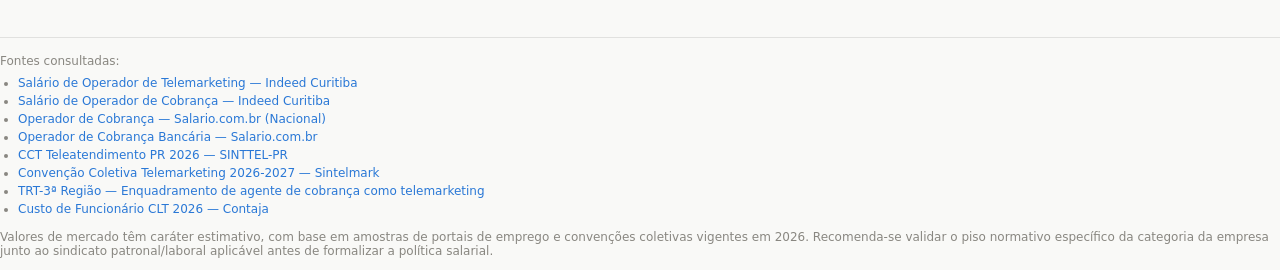
<file: estudo-salarial-curitiba.html>
<!DOCTYPE html>
<html lang="pt-BR">
<head>
<meta charset="UTF-8">
<meta name="viewport" content="width=device-width, initial-scale=1.0">
<title>Estudo Salarial — Call Center & Cobrança | Curitiba 2026</title>
<style>
  .viz-root {
    color-scheme: light;
    --surface-1:      #fcfcfb;
    --surface-page:   #f9f9f7;
    --text-primary:   #0b0b0b;
    --text-secondary: #52514e;
    --text-muted:     #898781;
    --grid:           #e1e0d9;
    --baseline:       #c3c2b7;
    --border:         rgba(11,11,11,0.10);
    --series-1:       #2a78d6; /* 6h - blue */
    --series-2:       #eb6834; /* 8h - orange */
    --series-3:       #1baf7a; /* comissão - aqua */
    --series-4:       #4a3aa7; /* encargos - violet */
    --good:           #0ca30c;
  }

  * { box-sizing: border-box; }

  body {
    margin: 0;
    background: var(--surface-page);
    color: var(--text-primary);
    font-family: system-ui, -apple-system, "Segoe UI", sans-serif;
    -webkit-font-smoothing: antialiased;
  }

  header.page-head {
    padding: 28px 32px 20px;
    border-bottom: 1px solid var(--border);
    background: var(--surface-1);
  }

  header.page-head h1 {
    margin: 0 0 4px;
    font-size: 22px;
    font-weight: 700;
  }

  header.page-head p {
    margin: 0;
    color: var(--text-secondary);
    font-size: 14px;
  }

  nav.tabs {
    display: flex;
    gap: 4px;
    padding: 0 32px;
    background: var(--surface-1);
    border-bottom: 1px solid var(--border);
    position: sticky;
    top: 0;
    z-index: 10;
  }

  nav.tabs button {
    appearance: none;
    border: none;
    background: transparent;
    padding: 14px 18px;
    font-size: 14px;
    font-weight: 600;
    color: var(--text-secondary);
    cursor: pointer;
    border-bottom: 2px solid transparent;
    transition: color .15s ease, border-color .15s ease;
  }

  nav.tabs button:hover { color: var(--text-primary); }

  nav.tabs button.active {
    color: var(--series-1);
    border-bottom-color: var(--series-1);
  }

  main {
    max-width: 1100px;
    margin: 0 auto;
    padding: 28px 32px 64px;
  }

  .panel { display: none; }
  .panel.active { display: block; }

  .section-title {
    font-size: 16px;
    font-weight: 700;
    margin: 32px 0 4px;
  }

  .section-sub {
    font-size: 13px;
    color: var(--text-secondary);
    margin: 0 0 16px;
  }

  .cards {
    display: grid;
    grid-template-columns: 1fr 1fr;
    gap: 16px;
  }

  @media (max-width: 760px) {
    .cards { grid-template-columns: 1fr; }
  }

  .card {
    background: var(--surface-1);
    border: 1px solid var(--border);
    border-radius: 10px;
    padding: 18px 20px;
  }

  .card-head {
    display: flex;
    align-items: baseline;
    justify-content: space-between;
    margin-bottom: 12px;
  }

  .card-head h3 {
    margin: 0;
    font-size: 14px;
    font-weight: 700;
  }

  .badge {
    font-size: 11px;
    font-weight: 700;
    padding: 3px 8px;
    border-radius: 20px;
    color: #fff;
  }

  .badge.b6 { background: var(--series-1); }
  .badge.b8 { background: var(--series-2); }

  .stat-row {
    display: flex;
    justify-content: space-between;
    padding: 7px 0;
    border-bottom: 1px dashed var(--grid);
    font-size: 13px;
  }

  .stat-row:last-of-type { border-bottom: none; }

  .stat-row .label { color: var(--text-secondary); }

  .stat-row .value {
    font-variant-numeric: tabular-nums;
    font-weight: 600;
  }

  .stat-row.total .value {
    font-size: 16px;
    color: var(--series-1);
  }

  .stat-row.total.b8 .value { color: var(--series-2); }

  .foot-note {
    margin-top: 12px;
    font-size: 11.5px;
    color: var(--text-muted);
    line-height: 1.5;
  }

  /* Bar chart */
  .chart-wrap {
    background: var(--surface-1);
    border: 1px solid var(--border);
    border-radius: 10px;
    padding: 20px 24px 12px;
    margin-top: 16px;
  }

  .chart-title {
    font-size: 13px;
    font-weight: 700;
    margin: 0 0 2px;
  }

  .chart-caption {
    font-size: 12px;
    color: var(--text-secondary);
    margin: 0 0 18px;
  }

  .legend {
    display: flex;
    gap: 18px;
    margin-bottom: 14px;
    flex-wrap: wrap;
  }

  .legend-item {
    display: flex;
    align-items: center;
    gap: 6px;
    font-size: 12px;
    color: var(--text-secondary);
  }

  .legend-dot {
    width: 10px;
    height: 10px;
    border-radius: 2px;
    flex: none;
  }

  .bars {
    display: flex;
    align-items: flex-end;
    gap: 40px;
    height: 220px;
    padding: 0 8px;
    border-bottom: 1px solid var(--baseline);
  }

  .bar-group {
    display: flex;
    flex-direction: column;
    align-items: center;
    justify-content: flex-end;
    height: 100%;
    flex: 1;
    max-width: 160px;
  }

  .stack {
    width: 64px;
    display: flex;
    flex-direction: column-reverse;
    border-radius: 4px 4px 0 0;
    overflow: hidden;
  }

  .seg {
    width: 100%;
  }

  .bar-total {
    font-size: 12.5px;
    font-weight: 700;
    margin-bottom: 6px;
    font-variant-numeric: tabular-nums;
  }

  .bar-label {
    margin-top: 10px;
    font-size: 12px;
    color: var(--text-secondary);
    text-align: center;
    line-height: 1.4;
  }

  table.data-table {
    width: 100%;
    border-collapse: collapse;
    font-size: 12.5px;
    margin-top: 8px;
  }

  table.data-table th, table.data-table td {
    text-align: left;
    padding: 8px 10px;
    border-bottom: 1px solid var(--grid);
  }

  table.data-table th {
    color: var(--text-secondary);
    font-weight: 600;
    font-size: 11.5px;
    text-transform: uppercase;
    letter-spacing: .02em;
  }

  table.data-table td.num {
    font-variant-numeric: tabular-nums;
    text-align: right;
  }

  .legal-box {
    background: var(--surface-1);
    border: 1px solid var(--border);
    border-left: 3px solid var(--series-1);
    border-radius: 8px;
    padding: 14px 18px;
    margin-top: 16px;
    font-size: 12.5px;
    color: var(--text-secondary);
    line-height: 1.6;
  }

  .legal-box strong { color: var(--text-primary); }

  .sources {
    margin-top: 40px;
    padding-top: 16px;
    border-top: 1px solid var(--border);
    font-size: 12px;
    color: var(--text-muted);
  }

  .sources a { color: var(--series-1); text-decoration: none; }
  .sources a:hover { text-decoration: underline; }

  .sources ul { margin: 8px 0 0; padding-left: 18px; }
  .sources li { margin-bottom: 4px; }
</style>
</head>
<body class="viz-root">

<header class="page-head">
  <h1>Estudo Salarial — Curitiba (2026)</h1>
  <p>Bases de referência para Operador de Call Center e Operador de Cobrança, em jornadas de 6h e 8h diárias, com custo total incluindo encargos CLT.</p>
</header>

<nav class="tabs">
  <button class="tab-btn active" data-tab="callcenter">Operador de Call Center</button>
  <button class="tab-btn" data-tab="cobranca">Operador de Cobrança</button>
</nav>

<main>

  <!-- ===================== CALL CENTER ===================== -->
  <section id="callcenter" class="panel active">

    <p class="section-sub" style="margin-top:20px;">
      Função de teleatendimento (receptivo/ativo). A jornada de <strong>6 horas</strong> (36h/semana) é obrigatória para quem exerce atividade exclusiva ou preponderante de atendimento telefônico — conforme NR-17 Anexo II e Art. 227 da CLT, confirmado pelo TST como tese vinculante (Tema 176, julho/2025). A jornada de <strong>8 horas</strong> só é aplicável quando a função tem escopo diferente, com atividades relevantes além do telefone (back-office, vendas presenciais, gestão de carteira etc.) — não é uma "extensão" do mesmo cargo.
    </p>

    <div class="cards">
      <div class="card">
        <div class="card-head">
          <h3>Jornada 6h (36h/semana)</h3>
          <span class="badge b6">6H</span>
        </div>
        <div class="stat-row"><span class="label">Piso sindical (CCT Teleatendimento PR 2026)</span><span class="value">R$ 1.621,00</span></div>
        <div class="stat-row"><span class="label">Faixa de mercado</span><span class="value">R$ 1.621 – R$ 1.900</span></div>
        <div class="stat-row"><span class="label">Base definida para o estudo</span><span class="value">R$ 2.200,00</span></div>
        <div class="stat-row"><span class="label">Bônus produtividade (opcional)</span><span class="value">R$ 0 – 100</span></div>
        <div class="stat-row total b6"><span class="label">Custo total p/ empresa (≈65% encargos)</span><span class="value">≈ R$ 3.753,75</span></div>
        <p class="foot-note">Jornada máxima legal para atendimento telefônico contínuo (NR-17 Anexo II / Art. 227 CLT) — não pode ser estendida via CCT, conforme Tema 176/TST. Base acima da faixa de mercado mapeada, alinhada a oportunidades observadas.</p>
      </div>

      <div class="card">
        <div class="card-head">
          <h3>Jornada 8h (44h/semana)</h3>
          <span class="badge b8">8H</span>
        </div>
        <div class="stat-row"><span class="label">Faixa de mercado Curitiba (Indeed)</span><span class="value">R$ 1.621 – R$ 5.109</span></div>
        <div class="stat-row"><span class="label">Base proporcional à jornada de 6h (fator 44/36)</span><span class="value">R$ 2.688,89</span></div>
        <div class="stat-row"><span class="label">Bônus produtividade (opcional)</span><span class="value">R$ 0 – 122</span></div>
        <div class="stat-row total b8"><span class="label">Custo total p/ empresa (≈65% encargos)</span><span class="value">≈ R$ 4.588,47</span></div>
        <p class="foot-note">Valor-hora idêntico ao da jornada de 6h (R$ 14,10/h) — só é legalmente aplicável se o cargo tiver escopo além do atendimento telefônico puro.</p>
      </div>
    </div>

    <div class="chart-wrap">
      <p class="chart-title">Comparativo de custo — Call Center: 6h vs 8h</p>
      <p class="chart-caption">Composição do custo total mensal para a empresa (R$)</p>
      <div class="legend">
        <div class="legend-item"><span class="legend-dot" style="background:var(--series-1)"></span>Salário base</div>
        <div class="legend-item"><span class="legend-dot" style="background:var(--series-3)"></span>Bônus / produtividade</div>
        <div class="legend-item"><span class="legend-dot" style="background:var(--series-4)"></span>Encargos (≈65%)</div>
      </div>
      <div class="bars">
        <div class="bar-group">
          <div class="bar-total">R$ 3.754</div>
          <div class="stack" style="height:180px;">
            <div class="seg" style="background:var(--series-4); height:39%;"></div>
            <div class="seg" style="background:var(--series-3); height:2%;"></div>
            <div class="seg" style="background:var(--series-1); height:59%;"></div>
          </div>
          <div class="bar-label">6h<br>R$ 2.200 + R$ 75 bônus</div>
        </div>
        <div class="bar-group">
          <div class="bar-total">R$ 4.588</div>
          <div class="stack" style="height:220px;">
            <div class="seg" style="background:var(--series-4); height:39%;"></div>
            <div class="seg" style="background:var(--series-3); height:2%;"></div>
            <div class="seg" style="background:var(--series-1); height:59%;"></div>
          </div>
          <div class="bar-label">8h<br>R$ 2.688,89 + R$ 92 bônus</div>
        </div>
      </div>
    </div>

    <p class="section-title">Detalhamento de encargos (padrão interno: 65% sobre o bruto)</p>
    <table class="data-table">
      <thead><tr><th>Encargo</th><th>%</th><th class="num">6h — sobre R$2.275</th><th class="num">8h — sobre R$2.780,89</th></tr></thead>
      <tbody>
        <tr><td>FGTS</td><td>8,00%</td><td class="num">R$ 182,00</td><td class="num">R$ 222,47</td></tr>
        <tr><td>INSS Patronal</td><td>20,00%</td><td class="num">R$ 455,00</td><td class="num">R$ 556,18</td></tr>
        <tr><td>RAT/FAP</td><td>2,00%</td><td class="num">R$ 45,50</td><td class="num">R$ 55,62</td></tr>
        <tr><td>Sistema S</td><td>5,80%</td><td class="num">R$ 131,95</td><td class="num">R$ 161,29</td></tr>
        <tr><td>13º salário (provisão)</td><td>8,33%</td><td class="num">R$ 189,51</td><td class="num">R$ 231,67</td></tr>
        <tr><td>Férias + 1/3 (provisão)</td><td>11,11%</td><td class="num">R$ 252,75</td><td class="num">R$ 308,98</td></tr>
        <tr><td>Multa rescisória FGTS</td><td>4,00%</td><td class="num">R$ 91,00</td><td class="num">R$ 111,24</td></tr>
        <tr><td>Ajuste ao padrão interno (até 65%)</td><td>5,76%</td><td class="num">R$ 131,04</td><td class="num">R$ 160,18</td></tr>
        <tr><td><strong>Total encargos (65%)</strong></td><td><strong>65,00%</strong></td><td class="num"><strong>R$ 1.478,75</strong></td><td class="num"><strong>R$ 1.807,58</strong></td></tr>
      </tbody>
    </table>

    <div class="legal-box">
      <strong>Base legal — jornada de 6h:</strong> A NR-17 (Anexo II — Teleatendimento/Telemarketing) fixa o tempo de trabalho efetivo em, no máximo, 6 horas diárias (36h/semana), já incluindo as pausas obrigatórias. O Art. 227 da CLT dá o mesmo tratamento aos telefonistas. Em julho/2025, o TST consolidou esse entendimento como <strong>tese vinculante (Tema 176)</strong>: quem exerce atividade exclusiva ou preponderante de teleatendimento/telemarketing tem direito à jornada de 6 horas, e <strong>convenção coletiva não pode estabelecer jornada superior</strong> — nem mesmo o arranjo de 7h12min em 5 dias (compensação do sábado), praticado por algumas CCTs antes dessa decisão. A CCT de Teleatendimento (SINTTEL-PR/SINTRATEL, vigência 2026) fixa piso normativo de R$ 1.621,00 a R$ 1.625,28, com reajuste retroativo a janeiro/2026.<br><br>
      <strong>Nota sobre encargos:</strong> os itens estatutários (FGTS, INSS Patronal, RAT/FAP, Sistema S, 13º, férias e multa rescisória) somam ≈59,24% sobre o bruto. A linha "Ajuste ao padrão interno" completa os 65% adotados como referência de custeio total, cobrindo margem para benefícios e provisões adicionais praticadas internamente.
    </div>
  </section>

  <!-- ===================== COBRANÇA ===================== -->
  <section id="cobranca" class="panel">

    <p class="section-sub" style="margin-top:20px;">
      Operador de cobrança com atuação predominante por telefone. Jurisprudência do TST/TRTs (ex.: TRT-3ª e TRT-23ª Região) reconhece o enquadramento no Art. 227 da CLT quando a atividade é essencialmente telefônica, garantindo jornada de <strong>6 horas</strong>. A jornada de <strong>8 horas</strong> se aplica quando a função envolve negociação, análise de carteira, elaboração de acordos e outras tarefas além da ligação em si.
    </p>

    <div class="cards">
      <div class="card">
        <div class="card-head">
          <h3>Jornada 6h (36h/semana)</h3>
          <span class="badge b6">6H</span>
        </div>
        <div class="stat-row"><span class="label">Piso de referência (proporcional ao piso teleatendimento)</span><span class="value">R$ 1.621 – R$ 1.700</span></div>
        <div class="stat-row"><span class="label">Base definida para o estudo</span><span class="value">R$ 2.200,00</span></div>
        <div class="stat-row"><span class="label">Comissão média (100% da meta, proporcional)</span><span class="value">R$ 400,00</span></div>
        <div class="stat-row"><span class="label">Remuneração bruta total</span><span class="value">R$ 2.600,00</span></div>
        <div class="stat-row total b6"><span class="label">Custo total p/ empresa (≈65% encargos)</span><span class="value">≈ R$ 4.290,00</span></div>
        <p class="foot-note">Base alinhada à do Call Center (mesma jornada de 6h, mesmo enquadramento legal), refletindo oportunidades observadas no mercado. Comissão proporcional — 2/3 da comissão de 8h, mantendo a mesma régua de metas.</p>
      </div>

      <div class="card">
        <div class="card-head">
          <h3>Jornada 8h (44h/semana)</h3>
          <span class="badge b8">8H</span>
        </div>
        <div class="stat-row"><span class="label">Faixa de mercado Curitiba (Indeed)</span><span class="value">R$ 1.775 – R$ 4.800</span></div>
        <div class="stat-row"><span class="label">Base proporcional à jornada de 6h (fator 44/36)</span><span class="value">R$ 2.688,89</span></div>
        <div class="stat-row"><span class="label">Comissão média (100% da meta)</span><span class="value">R$ 600,00</span></div>
        <div class="stat-row"><span class="label">Remuneração bruta total</span><span class="value">R$ 3.288,89</span></div>
        <div class="stat-row total b8"><span class="label">Custo total p/ empresa (≈65% encargos)</span><span class="value">≈ R$ 5.426,67</span></div>
        <p class="foot-note">Valor-hora do salário base idêntico ao da jornada de 6h (R$ 14,10/h). Cobrança bancária/especializada pode ter comissões maiores — ajustar conforme perfil da carteira.</p>
      </div>
    </div>

    <div class="chart-wrap">
      <p class="chart-title">Comparativo de custo — Cobrança: 6h vs 8h</p>
      <p class="chart-caption">Composição do custo total mensal para a empresa (R$)</p>
      <div class="legend">
        <div class="legend-item"><span class="legend-dot" style="background:var(--series-1)"></span>Salário base</div>
        <div class="legend-item"><span class="legend-dot" style="background:var(--series-3)"></span>Comissão (100% meta)</div>
        <div class="legend-item"><span class="legend-dot" style="background:var(--series-4)"></span>Encargos (≈65%)</div>
      </div>
      <div class="bars">
        <div class="bar-group">
          <div class="bar-total">R$ 4.290</div>
          <div class="stack" style="height:174px;">
            <div class="seg" style="background:var(--series-4); height:39%;"></div>
            <div class="seg" style="background:var(--series-3); height:9%;"></div>
            <div class="seg" style="background:var(--series-1); height:52%;"></div>
          </div>
          <div class="bar-label">6h<br>R$ 2.200 base + R$ 400 comissão</div>
        </div>
        <div class="bar-group">
          <div class="bar-total">R$ 5.427</div>
          <div class="stack" style="height:220px;">
            <div class="seg" style="background:var(--series-4); height:39%;"></div>
            <div class="seg" style="background:var(--series-3); height:11%;"></div>
            <div class="seg" style="background:var(--series-1); height:50%;"></div>
          </div>
          <div class="bar-label">8h<br>R$ 2.688,89 base + R$ 600 comissão</div>
        </div>
      </div>
    </div>

    <p class="section-title">Detalhamento de encargos (padrão interno: 65% sobre o bruto)</p>
    <table class="data-table">
      <thead><tr><th>Encargo</th><th>%</th><th class="num">6h — sobre R$2.600</th><th class="num">8h — sobre R$3.288,89</th></tr></thead>
      <tbody>
        <tr><td>FGTS</td><td>8,00%</td><td class="num">R$ 208,00</td><td class="num">R$ 263,11</td></tr>
        <tr><td>INSS Patronal</td><td>20,00%</td><td class="num">R$ 520,00</td><td class="num">R$ 657,78</td></tr>
        <tr><td>RAT/FAP</td><td>2,00%</td><td class="num">R$ 52,00</td><td class="num">R$ 65,78</td></tr>
        <tr><td>Sistema S</td><td>5,80%</td><td class="num">R$ 150,80</td><td class="num">R$ 190,76</td></tr>
        <tr><td>13º salário (provisão)</td><td>8,33%</td><td class="num">R$ 216,58</td><td class="num">R$ 273,98</td></tr>
        <tr><td>Férias + 1/3 (provisão)</td><td>11,11%</td><td class="num">R$ 288,86</td><td class="num">R$ 365,40</td></tr>
        <tr><td>Multa rescisória FGTS</td><td>4,00%</td><td class="num">R$ 104,00</td><td class="num">R$ 131,56</td></tr>
        <tr><td>Ajuste ao padrão interno (até 65%)</td><td>5,76%</td><td class="num">R$ 149,76</td><td class="num">R$ 189,44</td></tr>
        <tr><td><strong>Total encargos (65%)</strong></td><td><strong>65,00%</strong></td><td class="num"><strong>R$ 1.690,00</strong></td><td class="num"><strong>R$ 2.137,78</strong></td></tr>
      </tbody>
    </table>

    <div class="legal-box">
      <strong>Base legal — jornada de 6h:</strong> Tribunais Regionais do Trabalho (ex.: TRT-3ª Região, caso "Agente de cobrança enquadrada como operadora de telemarketing") reconhecem que operadores de cobrança com atuação essencialmente telefônica fazem jus à jornada reduzida do Art. 227 da CLT, mesma proteção dos telefonistas/teleatendentes. Esse entendimento ganhou ainda mais força após o TST fixar, em julho/2025, o <strong>Tema 176</strong> como tese vinculante para atividade exclusiva ou preponderante de teleatendimento/telemarketing — reforçando que a jornada de 6h não pode ser estendida por convenção coletiva quando a atuação é essencialmente por telefone. A comissão sobre valores recuperados também sofre incidência de FGTS e reflexos em 13º/férias, o que pode elevar levemente o total de encargos apresentado.<br><br>
      <strong>Nota sobre encargos:</strong> os itens estatutários somam ≈59,24% sobre o bruto; a linha "Ajuste ao padrão interno" completa os 65% adotados como referência de custeio total.
    </div>
  </section>

</main>

<div class="sources">
  Fontes consultadas:
  <ul>
    <li><a href="https://br.indeed.com/career/operador-de-telemarketing/salaries/Curitiba--PR" target="_blank">Salário de Operador de Telemarketing — Indeed Curitiba</a></li>
    <li><a href="https://br.indeed.com/career/operador-de-cobran%C3%A7a/salaries/Curitiba--PR" target="_blank">Salário de Operador de Cobrança — Indeed Curitiba</a></li>
    <li><a href="https://www.salario.com.br/profissao/operador-de-cobranca-cbo-421310/" target="_blank">Operador de Cobrança — Salario.com.br (Nacional)</a></li>
    <li><a href="https://www.salario.com.br/profissao/operador-de-cobranca-bancaria-cbo-413230/" target="_blank">Operador de Cobrança Bancária — Salario.com.br</a></li>
    <li><a href="https://www.sinttel.com.br/cct-teleatendimento-trabalhadores-aprovam-a-convencao-coletiva-2026/" target="_blank">CCT Teleatendimento PR 2026 — SINTTEL-PR</a></li>
    <li><a href="https://sintelmark.org.br/2026_Conven%C3%A7%C3%A3o%20Coletiva_Camp.pdf" target="_blank">Convenção Coletiva Telemarketing 2026-2027 — Sintelmark</a></li>
    <li><a href="https://portal.trt3.jus.br/internet/conheca-o-trt/comunicacao/noticias-juridicas/agente-de-cobranca-e-enquadrada-como-operadora-de-telemarketing-e-tem-reconhecido-o-direito-a-jornada-diferenciada" target="_blank">TRT-3ª Região — Enquadramento de agente de cobrança como telemarketing</a></li>
    <li><a href="https://contaja.com.br/blog/quanto-custa-um-funcionario-para-empresa/" target="_blank">Custo de Funcionário CLT 2026 — Contaja</a></li>
  </ul>
  <p style="margin-top:14px;">Valores de mercado têm caráter estimativo, com base em amostras de portais de emprego e convenções coletivas vigentes em 2026. Recomenda-se validar o piso normativo específico da categoria da empresa junto ao sindicato patronal/laboral aplicável antes de formalizar a política salarial.</p>
</div>

<script>
  document.querySelectorAll('.tab-btn').forEach(btn => {
    btn.addEventListener('click', () => {
      document.querySelectorAll('.tab-btn').forEach(b => b.classList.remove('active'));
      document.querySelectorAll('.panel').forEach(p => p.classList.remove('active'));
      btn.classList.add('active');
      document.getElementById(btn.dataset.tab).classList.add('active');
    });
  });
</script>

</body>
</html>
</file>
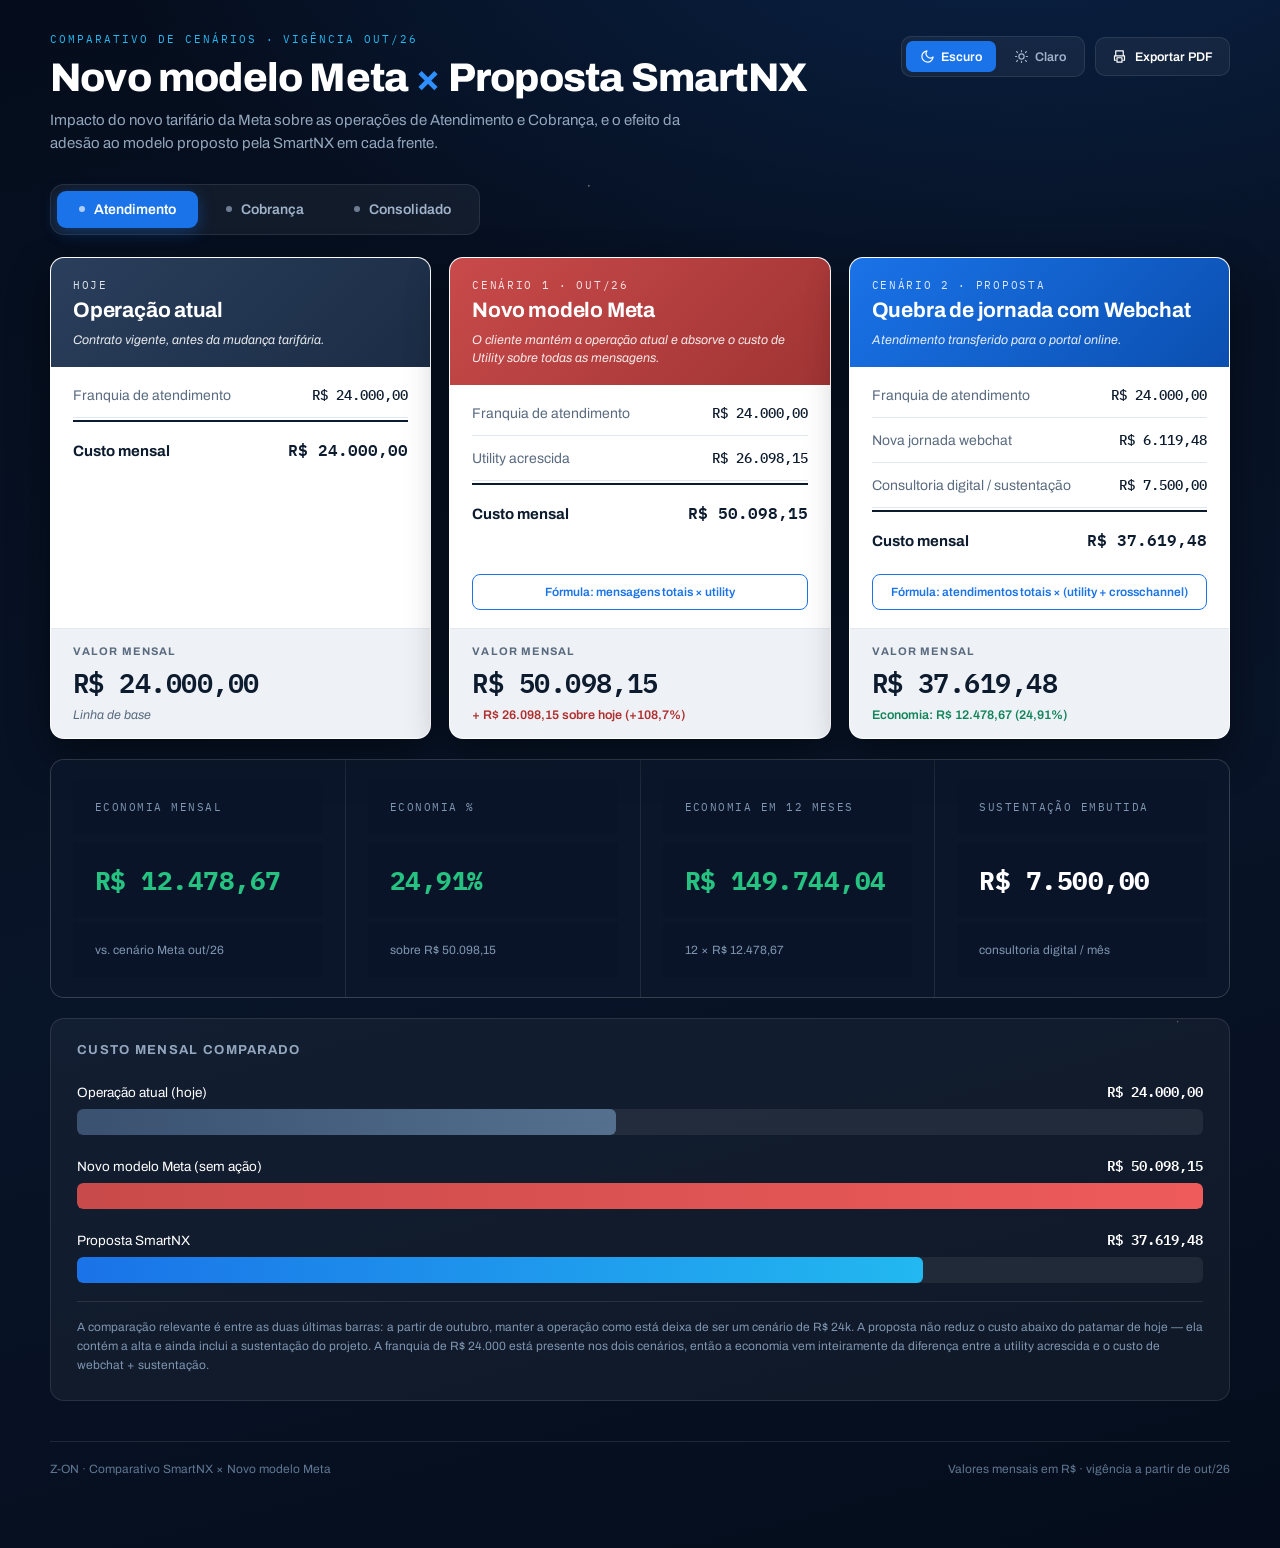
<file: estudo-smartnx-meta.html>
<!DOCTYPE html>
<html lang="pt-BR">
<head>
<meta charset="UTF-8">
<meta name="viewport" content="width=device-width, initial-scale=1.0">
<title>Comparativo de Cenários · SmartNX × Novo Modelo Meta</title>
<link rel="preconnect" href="https://fonts.googleapis.com">
<link rel="preconnect" href="https://fonts.gstatic.com" crossorigin>
<link href="https://fonts.googleapis.com/css2?family=Archivo:wght@400;500;600;700;800&family=IBM+Plex+Mono:wght@400;500;600&display=swap" rel="stylesheet">
<style>
:root{
  --blue-500:#1a73e8; --blue-400:#2f8fff; --cyan-400:#22b8f0;
  --ink:#0d1b2e; --ink-soft:#5a6b80; --line:#e3e8ef; --card:#ffffff;
  --amber:#f5a623;
}
/* ---- tema escuro (padrão) ---- */
body[data-theme="dark"]{
  --page-bg:
    radial-gradient(1px 1px at 12% 18%, rgba(255,255,255,.55), transparent),
    radial-gradient(1px 1px at 28% 62%, rgba(255,255,255,.35), transparent),
    radial-gradient(1.4px 1.4px at 46% 12%, rgba(255,255,255,.5), transparent),
    radial-gradient(1px 1px at 63% 78%, rgba(255,255,255,.4), transparent),
    radial-gradient(1px 1px at 81% 32%, rgba(255,255,255,.5), transparent),
    radial-gradient(1.2px 1.2px at 92% 66%, rgba(255,255,255,.35), transparent),
    radial-gradient(1px 1px at 8% 88%, rgba(255,255,255,.3), transparent),
    radial-gradient(1400px 700px at 78% -8%, rgba(26,115,232,.20), transparent 65%),
    linear-gradient(165deg,#050d1c 0%,#081428 55%,#050d1c 100%);
  --page-fg:#ffffff; --page-muted:#93a6bd; --eyebrow:#22b8f0;
  --surface:rgba(255,255,255,.045); --surface-2:rgba(9,20,40,.9);
  --surface-line:rgba(255,255,255,.10); --track:rgba(255,255,255,.07);
  --th-bg:rgba(255,255,255,.06); --td-line:rgba(255,255,255,.07); --td-fg:#c9d6e6;
  --kv-muted:#7f95b0; --tabbar-bg:rgba(255,255,255,.05); --tabbar-line:rgba(255,255,255,.09);
  --tab-fg:#9fb2c9; --tab-hover:rgba(255,255,255,.06);
  --sum-bg:rgba(26,115,232,.14); --sum-fg:#fff;
  --good:#25c281; --bad:#ef5b5b;
  --hero-bg:linear-gradient(135deg,rgba(37,194,129,.14),rgba(26,115,232,.12));
  --hero-line:rgba(37,194,129,.32); --hero-fg:#fff;
  --notes-bg:rgba(255,255,255,.04); --notes-fg:#a8b9cd; --notes-strong:#dce6f2;
  --footer-fg:#5f7691; --shadow:0 18px 42px rgba(0,0,0,.42); --card-ring:transparent;
}
/* ---- tema claro ---- */
body[data-theme="light"]{
  --page-bg:
    radial-gradient(1200px 620px at 82% -10%, rgba(26,115,232,.10), transparent 62%),
    linear-gradient(170deg,#f4f7fb 0%,#eaf0f7 60%,#f4f7fb 100%);
  --page-fg:#0d1b2e; --page-muted:#54677f; --eyebrow:#0b6ea8;
  --surface:#ffffff; --surface-2:#ffffff;
  --surface-line:#dde4ec; --track:#e8edf3;
  --th-bg:#f1f5f9; --td-line:#e6ebf1; --td-fg:#2c3e56;
  --kv-muted:#64768c; --tabbar-bg:#e6ecf3; --tabbar-line:#d5dfea;
  --tab-fg:#546881; --tab-hover:rgba(13,27,46,.06);
  --sum-bg:#e4eefc; --sum-fg:#0d1b2e;
  --good:#0f8a5f; --bad:#c23b3b;
  --hero-bg:linear-gradient(135deg,#e8f8f0,#e7f0fd);
  --hero-line:#b9e3cf; --hero-fg:#0d1b2e;
  --notes-bg:#fdf6e7; --notes-fg:#5a6b80; --notes-strong:#2c3e56;
  --footer-fg:#6b7c92; --shadow:0 10px 28px rgba(13,27,46,.10); --card-ring:#dde4ec;
}
*{box-sizing:border-box;margin:0;padding:0}
body{
  font-family:'Archivo',system-ui,sans-serif;
  background-image:var(--page-bg); background-color:#050d1c;
  color:var(--page-fg); min-height:100vh; padding:32px 20px 72px;
  -webkit-font-smoothing:antialiased; transition:color .2s;
}
body[data-theme="light"]{background-color:#f4f7fb}
.wrap{max-width:1180px;margin:0 auto}

/* ---------- header + toolbar ---------- */
header{margin-bottom:26px;display:flex;justify-content:space-between;
  align-items:flex-start;gap:28px;flex-wrap:wrap}
.eyebrow{font-family:'IBM Plex Mono',monospace;font-size:11px;letter-spacing:.18em;
  text-transform:uppercase;color:var(--eyebrow);margin-bottom:10px}
h1{font-size:clamp(26px,4vw,40px);font-weight:800;letter-spacing:-.02em;line-height:1.08}
h1 span{color:var(--blue-400)}
.sub{color:var(--page-muted);font-size:15px;margin-top:10px;max-width:640px;line-height:1.55}
.toolbar{display:flex;gap:10px;align-items:center;flex-wrap:wrap;padding-top:4px}
.seg{display:flex;gap:4px;background:var(--tabbar-bg);border:1px solid var(--tabbar-line);
  padding:4px;border-radius:10px}
.segbtn{border:0;cursor:pointer;font-family:inherit;font-size:12.5px;font-weight:600;
  color:var(--tab-fg);background:transparent;padding:8px 14px;border-radius:7px;
  transition:.16s;display:flex;align-items:center;gap:6px}
.segbtn:hover{background:var(--tab-hover);color:var(--page-fg)}
.segbtn.on{background:var(--blue-500);color:#fff}
.pbtn{border:1px solid var(--tabbar-line);background:var(--tabbar-bg);color:var(--page-fg);
  cursor:pointer;font-family:inherit;font-size:12.5px;font-weight:600;padding:11px 16px;
  border-radius:10px;transition:.16s;display:flex;align-items:center;gap:8px}
.pbtn:hover{background:var(--blue-500);border-color:var(--blue-500);color:#fff}
.segbtn:focus-visible,.pbtn:focus-visible,.tab:focus-visible{outline:2px solid var(--cyan-400);outline-offset:2px}
.ico{width:15px;height:15px;stroke:currentColor;fill:none;stroke-width:1.9;
  stroke-linecap:round;stroke-linejoin:round;flex:none}

/* ---------- tabs ---------- */
.tabs{display:flex;gap:6px;margin:28px 0 22px;flex-wrap:wrap;background:var(--tabbar-bg);
  padding:6px;border-radius:14px;border:1px solid var(--tabbar-line);width:fit-content}
.tab{border:0;cursor:pointer;font-family:inherit;font-size:14px;font-weight:600;
  color:var(--tab-fg);background:transparent;padding:11px 22px;border-radius:9px;
  transition:.18s;display:flex;align-items:center;gap:9px}
.tab:hover{color:var(--page-fg);background:var(--tab-hover)}
.tab.on{background:var(--blue-500);color:#fff;box-shadow:0 4px 16px rgba(26,115,232,.35)}
.tab .dot{width:6px;height:6px;border-radius:50%;background:currentColor;opacity:.65}
.panel{display:none;animation:rise .35s ease both}
.panel.on{display:block}
.ptitle{display:none}
@keyframes rise{from{opacity:0;transform:translateY(10px)}to{opacity:1;transform:none}}

/* ---------- cards ---------- */
.grid{display:grid;gap:18px;grid-template-columns:repeat(auto-fit,minmax(300px,1fr))}
.card{background:var(--card);border:1px solid var(--card-ring);border-radius:14px;
  overflow:hidden;color:var(--ink);box-shadow:var(--shadow);display:flex;flex-direction:column}
.card .head{padding:20px 22px 18px;color:#fff}
.card.ref .head{background:linear-gradient(135deg,#2a3f5c,#1b2c45)}
.card.risk .head{background:linear-gradient(135deg,#c94a4a,#a03434)}
.card.win .head{background:linear-gradient(135deg,#1a73e8,#0b4fb0)}
.card .kicker{font-family:'IBM Plex Mono',monospace;font-size:10.5px;letter-spacing:.16em;
  text-transform:uppercase;opacity:.85;margin-bottom:6px}
.card h3{font-size:21px;font-weight:700;letter-spacing:-.01em;line-height:1.2}
.card .note{font-size:12.5px;opacity:.88;margin-top:8px;font-style:italic;line-height:1.45}
.rows{padding:6px 22px 4px;flex:1}
.row{display:flex;justify-content:space-between;align-items:baseline;gap:14px;
  padding:13px 0;border-bottom:1px solid var(--line);font-size:14px}
.row:last-child{border-bottom:0}
.row .lbl{color:var(--ink-soft)}
.row .val{font-family:'IBM Plex Mono',monospace;font-weight:500;white-space:nowrap}
.row.tot{border-top:2px solid var(--ink);border-bottom:0;margin-top:2px;padding-top:14px}
.row.tot .lbl{color:var(--ink);font-weight:700;font-size:15px}
.row.tot .val{font-weight:600;font-size:16px}
.formula{margin:4px 22px 18px;border:1px solid var(--blue-500);color:var(--blue-500);
  border-radius:8px;padding:10px;text-align:center;font-size:12px;font-weight:600}
.foot{background:#eef1f5;padding:16px 22px;border-top:1px solid var(--line)}
.foot .cap{font-size:11px;font-weight:700;letter-spacing:.1em;text-transform:uppercase;
  color:var(--ink-soft);margin-bottom:4px}
.foot .big{font-family:'IBM Plex Mono',monospace;font-size:27px;font-weight:600;letter-spacing:-.02em}
.foot .tag{font-size:12.5px;font-style:italic;margin-top:5px;color:var(--ink-soft)}
.foot .tag.good{color:#12855a;font-weight:600;font-style:normal}
.foot .tag.bad{color:#b03030;font-weight:600;font-style:normal}

/* ---------- delta ---------- */
.delta{margin-top:20px;display:grid;gap:1px;background:var(--surface-line);
  border:1px solid var(--surface-line);border-radius:14px;overflow:hidden;
  grid-template-columns:repeat(auto-fit,minmax(190px,1fr))}
.delta div{background:var(--surface-2);padding:20px 22px}
.delta .k{font-family:'IBM Plex Mono',monospace;font-size:10.5px;letter-spacing:.14em;
  text-transform:uppercase;color:var(--kv-muted);margin-bottom:9px}
.delta .v{font-size:26px;font-weight:700;letter-spacing:-.02em;font-family:'IBM Plex Mono',monospace}
.delta .v.good{color:var(--good)} .delta .v.bad{color:var(--bad)}
.delta .s{font-size:12px;color:var(--kv-muted);margin-top:6px}

/* ---------- viz ---------- */
.viz{margin-top:20px;background:var(--surface);border:1px solid var(--surface-line);
  border-radius:14px;padding:24px 26px}
.viz h4{font-size:13px;font-weight:700;letter-spacing:.1em;text-transform:uppercase;
  color:var(--page-muted);margin-bottom:22px}
.bar{margin-bottom:18px} .bar:last-child{margin-bottom:0}
.bar .top{display:flex;justify-content:space-between;align-items:baseline;
  font-size:13.5px;margin-bottom:7px;gap:12px}
.bar .top b{font-family:'IBM Plex Mono',monospace;font-weight:600;font-size:14px}
.track{height:26px;background:var(--track);border-radius:6px;overflow:hidden}
.fill{height:100%;border-radius:6px;width:0;transition:width 1s cubic-bezier(.22,1,.36,1)}
.fill.risk{background:linear-gradient(90deg,#c94a4a,#ef5b5b)}
.fill.ref{background:linear-gradient(90deg,#3a5170,#55708f)}
.fill.win{background:linear-gradient(90deg,#1a73e8,#22b8f0)}
.legend{font-size:12px;color:var(--kv-muted);margin-top:18px;padding-top:16px;
  border-top:1px solid var(--surface-line);line-height:1.6}

/* ---------- hero + tabela ---------- */
.hero{background:var(--hero-bg);border:1px solid var(--hero-line);border-radius:16px;
  padding:32px;margin-bottom:20px;display:flex;justify-content:space-between;
  align-items:center;gap:28px;flex-wrap:wrap}
.hero .lft .k{font-family:'IBM Plex Mono',monospace;font-size:11px;letter-spacing:.16em;
  text-transform:uppercase;color:var(--good);margin-bottom:12px}
.hero .lft .v{font-size:clamp(38px,6vw,58px);font-weight:800;letter-spacing:-.03em;
  font-family:'IBM Plex Mono',monospace;color:var(--hero-fg);line-height:1}
.hero .lft .s{color:var(--page-muted);font-size:14px;margin-top:12px;max-width:420px;line-height:1.5}
.hero .rgt{text-align:right}
.hero .rgt .pct{font-size:52px;font-weight:800;color:var(--good);
  font-family:'IBM Plex Mono',monospace;letter-spacing:-.03em;line-height:1}
.hero .rgt .pl{font-size:12px;color:var(--page-muted);margin-top:8px;letter-spacing:.08em;text-transform:uppercase}
table{width:100%;border-collapse:collapse;background:var(--surface);
  border:1px solid var(--surface-line);border-radius:14px;overflow:hidden;margin-top:20px}
th{background:var(--th-bg);font-size:11px;letter-spacing:.12em;text-transform:uppercase;
  color:var(--page-muted);padding:15px 18px;text-align:right;font-weight:700}
th:first-child{text-align:left}
td{padding:15px 18px;text-align:right;font-size:14px;border-top:1px solid var(--td-line);
  font-family:'IBM Plex Mono',monospace}
td:first-child{text-align:left;font-family:'Archivo',sans-serif;color:var(--td-fg)}
td.grp{background:var(--th-bg);font-size:11px;letter-spacing:.12em;text-transform:uppercase;
  color:var(--page-muted);font-weight:700;text-align:left;font-family:'Archivo',sans-serif}
tr.sum td{background:var(--sum-bg);font-weight:700;color:var(--sum-fg);font-size:15px}
tr.sum td:first-child{color:var(--sum-fg)}
.pos{color:var(--good);font-weight:600} .neg{color:var(--bad);font-weight:600}

/* ---------- notas + rodapé ---------- */
.notes{margin-top:26px;background:var(--notes-bg);border-left:3px solid var(--amber);
  border-radius:0 12px 12px 0;padding:20px 24px}
.notes h4{font-size:12px;letter-spacing:.12em;text-transform:uppercase;color:#b5761a;
  margin-bottom:12px;font-weight:700}
body[data-theme="dark"] .notes h4{color:var(--amber)}
.notes li{color:var(--notes-fg);font-size:13.5px;line-height:1.75;margin-left:16px}
.notes li b{color:var(--notes-strong);font-weight:600}
footer{margin-top:40px;padding-top:20px;border-top:1px solid var(--surface-line);
  color:var(--footer-fg);font-size:12px;display:flex;justify-content:space-between;gap:16px;flex-wrap:wrap}

@media(max-width:640px){
  header{flex-direction:column}
  .hero{flex-direction:column;align-items:flex-start} .hero .rgt{text-align:left}
  table{display:block;overflow-x:auto}
  .tabs{width:100%} .tab{flex:1;justify-content:center;padding:11px 12px}
}
@media(prefers-reduced-motion:reduce){*{animation:none!important;transition:none!important}}

/* ---------- impressão / PDF ---------- */
@media print{
  @page{size:A4 portrait;margin:10mm}
  body{background:#fff!important;background-image:none!important;color:#0d1b2e!important;padding:0}
  .toolbar,.tabs,footer{display:none!important}
  .panel{display:block!important;animation:none!important;break-inside:auto}
  *{-webkit-print-color-adjust:exact!important;print-color-adjust:exact!important}

  /* cabeçalho compacto para a 1ª aba caber junto na folha 1 */
  header{margin-bottom:10px;display:block}
  .eyebrow{font-size:8.5px;margin-bottom:4px}
  h1{font-size:19px} .sub{font-size:10px;margin-top:5px;max-width:none;line-height:1.4}
  .ptitle{display:block;font-size:14px;font-weight:800;color:#0d1b2e;
    margin:0 0 10px;padding-bottom:5px;border-bottom:2px solid #1a73e8}
  #cb,#ge{break-before:page}

  /* cards lado a lado, sempre em uma linha */
  .grid{gap:8px;break-inside:avoid}
  .grid.g3{grid-template-columns:repeat(3,1fr)}
  .grid.g2{grid-template-columns:repeat(2,1fr);margin-top:8px!important}
  .card{break-inside:avoid;box-shadow:none!important;border:1px solid #d9e0e8!important;border-radius:8px}
  .card .head{padding:10px 12px 9px}
  .card .kicker{font-size:7.5px;margin-bottom:3px}
  .card h3{font-size:13px;line-height:1.15}
  .card .note{font-size:8.5px;margin-top:4px;line-height:1.3}
  .rows{padding:2px 12px 0}
  .row{padding:6px 0;font-size:9.5px}
  .row.tot{padding-top:7px} .row.tot .lbl{font-size:10px} .row.tot .val{font-size:11px}
  .formula{margin:2px 12px 9px;padding:5px;font-size:8px;border-radius:5px}
  .foot{padding:9px 12px}
  .foot .cap{font-size:7.5px;margin-bottom:2px}
  .foot .big{font-size:17px}
  .foot .tag{font-size:8.5px;margin-top:3px}

  /* indicadores e gráficos */
  .delta{margin-top:9px;break-inside:avoid;border-radius:8px}
  .delta div{padding:9px 12px}
  .delta .k{font-size:7.5px;margin-bottom:4px}
  .delta .v{font-size:15px}
  .delta .s{font-size:8px;margin-top:3px}
  .viz{margin-top:9px;padding:12px 14px;break-inside:avoid;border-radius:8px}
  .viz h4{font-size:9.5px;margin-bottom:11px}
  .bar{margin-bottom:9px}
  .bar .top{font-size:9.5px;margin-bottom:4px} .bar .top b{font-size:10px}
  .track{height:15px;border-radius:4px}
  .fill{transition:none!important;border-radius:4px}
  .legend{font-size:8.5px;margin-top:10px;padding-top:9px;line-height:1.45}

  /* consolidado */
  .hero{padding:16px 18px;margin-bottom:9px;break-inside:avoid;border-radius:10px}
  .hero .lft .k{font-size:8px;margin-bottom:6px}
  .hero .lft .v{font-size:30px}
  .hero .lft .s{font-size:9.5px;margin-top:7px;line-height:1.4}
  .hero .rgt .pct{font-size:32px} .hero .rgt .pl{font-size:8px;margin-top:5px}
  table{margin-top:9px;break-inside:avoid;border-radius:8px}
  th{padding:8px 10px;font-size:8px}
  td{padding:7px 10px;font-size:10px}
  td.grp{font-size:8px;padding:6px 10px}
  tr.sum td{font-size:10.5px}
  .notes{margin-top:11px;padding:12px 14px;break-inside:avoid}
  .notes h4{font-size:9px;margin-bottom:7px}
  .notes li{font-size:9px;line-height:1.5;margin-left:13px}
}
</style>
</head>
<body data-theme="dark">
<div class="wrap">

<header>
  <div class="htxt">
    <div class="eyebrow">Comparativo de cenários · Vigência out/26</div>
    <h1>Novo modelo Meta <span>×</span> Proposta SmartNX</h1>
    <p class="sub">Impacto do novo tarifário da Meta sobre as operações de Atendimento e Cobrança, e o efeito da adesão ao modelo proposto pela SmartNX em cada frente.</p>
  </div>
  <div class="toolbar">
    <div class="seg" role="group" aria-label="Tema do dashboard">
      <button class="segbtn on" data-set="dark" aria-pressed="true">
        <svg class="ico" viewBox="0 0 24 24"><path d="M21 12.8A9 9 0 1 1 11.2 3a7 7 0 0 0 9.8 9.8z"/></svg>Escuro</button>
      <button class="segbtn" data-set="light" aria-pressed="false">
        <svg class="ico" viewBox="0 0 24 24"><circle cx="12" cy="12" r="4.2"/><path d="M12 2.4v2M12 19.6v2M4.2 4.2l1.4 1.4M18.4 18.4l1.4 1.4M2.4 12h2M19.6 12h2M4.2 19.8l1.4-1.4M18.4 5.6l1.4-1.4"/></svg>Claro</button>
    </div>
    <button class="pbtn" id="printBtn">
      <svg class="ico" viewBox="0 0 24 24"><path d="M6 9V3h12v6M6 18H4v-7h16v7h-2M8 14h8v7H8z"/></svg>Exportar PDF</button>
  </div>
</header>

<div class="tabs" role="tablist">
  <button class="tab on" role="tab" data-p="at"><span class="dot"></span>Atendimento</button>
  <button class="tab" role="tab" data-p="cb"><span class="dot"></span>Cobrança</button>
  <button class="tab" role="tab" data-p="ge"><span class="dot"></span>Consolidado</button>
</div>

<!-- ============ ATENDIMENTO ============ -->
<section class="panel on" id="at">
  <h2 class="ptitle">1 · Atendimento</h2>
  <div class="grid g3">
    <div class="card ref">
      <div class="head">
        <div class="kicker">Hoje</div>
        <h3>Operação atual</h3>
        <p class="note">Contrato vigente, antes da mudança tarifária.</p>
      </div>
      <div class="rows">
        <div class="row"><span class="lbl">Franquia de atendimento</span><span class="val">R$ 24.000,00</span></div>
        <div class="row tot"><span class="lbl">Custo mensal</span><span class="val">R$ 24.000,00</span></div>
      </div>
      <div class="foot">
        <div class="cap">Valor mensal</div>
        <div class="big">R$ 24.000,00</div>
        <div class="tag">Linha de base</div>
      </div>
    </div>

    <div class="card risk">
      <div class="head">
        <div class="kicker">Cenário 1 · out/26</div>
        <h3>Novo modelo Meta</h3>
        <p class="note">O cliente mantém a operação atual e absorve o custo de Utility sobre todas as mensagens.</p>
      </div>
      <div class="rows">
        <div class="row"><span class="lbl">Franquia de atendimento</span><span class="val">R$ 24.000,00</span></div>
        <div class="row"><span class="lbl">Utility acrescida</span><span class="val">R$ 26.098,15</span></div>
        <div class="row tot"><span class="lbl">Custo mensal</span><span class="val">R$ 50.098,15</span></div>
      </div>
      <div class="formula">Fórmula: mensagens totais × utility</div>
      <div class="foot">
        <div class="cap">Valor mensal</div>
        <div class="big">R$ 50.098,15</div>
        <div class="tag bad">+ R$ 26.098,15 sobre hoje (+108,7%)</div>
      </div>
    </div>

    <div class="card win">
      <div class="head">
        <div class="kicker">Cenário 2 · Proposta</div>
        <h3>Quebra de jornada com Webchat</h3>
        <p class="note">Atendimento transferido para o portal online.</p>
      </div>
      <div class="rows">
        <div class="row"><span class="lbl">Franquia de atendimento</span><span class="val">R$ 24.000,00</span></div>
        <div class="row"><span class="lbl">Nova jornada webchat</span><span class="val">R$ 6.119,48</span></div>
        <div class="row"><span class="lbl">Consultoria digital / sustentação</span><span class="val">R$ 7.500,00</span></div>
        <div class="row tot"><span class="lbl">Custo mensal</span><span class="val">R$ 37.619,48</span></div>
      </div>
      <div class="formula">Fórmula: atendimentos totais × (utility + crosschannel)</div>
      <div class="foot">
        <div class="cap">Valor mensal</div>
        <div class="big">R$ 37.619,48</div>
        <div class="tag good">Economia: R$ 12.478,67 (24,91%)</div>
      </div>
    </div>
  </div>

  <div class="delta">
    <div><div class="k">Economia mensal</div><div class="v good">R$ 12.478,67</div><div class="s">vs. cenário Meta out/26</div></div>
    <div><div class="k">Economia %</div><div class="v good">24,91%</div><div class="s">sobre R$ 50.098,15</div></div>
    <div><div class="k">Economia em 12 meses</div><div class="v good">R$ 149.744,04</div><div class="s">12 × R$ 12.478,67</div></div>
    <div><div class="k">Sustentação embutida</div><div class="v">R$ 7.500,00</div><div class="s">consultoria digital / mês</div></div>
  </div>

  <div class="viz">
    <h4>Custo mensal comparado</h4>
    <div class="bar"><div class="top"><span>Operação atual (hoje)</span><b>R$ 24.000,00</b></div>
      <div class="track"><div class="fill ref" data-w="47.9"></div></div></div>
    <div class="bar"><div class="top"><span>Novo modelo Meta (sem ação)</span><b>R$ 50.098,15</b></div>
      <div class="track"><div class="fill risk" data-w="100"></div></div></div>
    <div class="bar"><div class="top"><span>Proposta SmartNX</span><b>R$ 37.619,48</b></div>
      <div class="track"><div class="fill win" data-w="75.1"></div></div></div>
    <p class="legend">A comparação relevante é entre as duas últimas barras: a partir de outubro, manter a operação como está deixa de ser um cenário de R$ 24k. A proposta não reduz o custo abaixo do patamar de hoje — ela contém a alta e ainda inclui a sustentação do projeto. A franquia de R$ 24.000 está presente nos dois cenários, então a economia vem inteiramente da diferença entre a utility acrescida e o custo de webchat + sustentação.</p>
  </div>
</section>

<!-- ============ COBRANÇA ============ -->
<section class="panel" id="cb">
  <h2 class="ptitle">2 · Cobrança</h2>
  <div class="grid g2">
    <div class="card risk">
      <div class="head">
        <div class="kicker">Mês 1 · Projetado</div>
        <h3>Sem adesão — 1º mês</h3>
        <p class="note">Projeção de custo mantendo o modelo atual de acionamento.</p>
      </div>
      <div class="rows">
        <div class="row"><span class="lbl">Custo projetado de acionamento</span><span class="val">R$ 21.800,00</span></div>
        <div class="row tot"><span class="lbl">Custo mensal</span><span class="val">R$ 21.800,00</span></div>
      </div>
      <div class="foot">
        <div class="cap">Valor mensal</div>
        <div class="big">R$ 21.800,00</div>
        <div class="tag">Linha de base · mês 1</div>
      </div>
    </div>

    <div class="card win">
      <div class="head">
        <div class="kicker">Mês 1 · Proposta</div>
        <h3>Mini App SmartNX — 1º mês</h3>
        <p class="note">Franquia reduzida no mês de implantação.</p>
      </div>
      <div class="rows">
        <div class="row"><span class="lbl">Franquia mini app</span><span class="val">R$ 12.500,00</span></div>
        <div class="row"><span class="lbl">Consultoria digital / sustentação</span><span class="val">R$ 5.000,00</span></div>
        <div class="row tot"><span class="lbl">Custo mensal</span><span class="val">R$ 17.500,00</span></div>
      </div>
      <div class="foot">
        <div class="cap">Valor mensal</div>
        <div class="big">R$ 17.500,00</div>
        <div class="tag good">Economia: R$ 4.300,00 (19,72%)</div>
      </div>
    </div>
  </div>

  <div class="grid g2" style="margin-top:18px">
    <div class="card risk">
      <div class="head">
        <div class="kicker">Meses 2–12 · Projetado</div>
        <h3>Sem adesão — recorrente</h3>
        <p class="note">Volume pleno de acionamento sobre a base de inadimplência.</p>
      </div>
      <div class="rows">
        <div class="row"><span class="lbl">Custo projetado de acionamento</span><span class="val">R$ 61.000,00</span></div>
        <div class="row tot"><span class="lbl">Custo mensal</span><span class="val">R$ 61.000,00</span></div>
      </div>
      <div class="foot">
        <div class="cap">Valor mensal</div>
        <div class="big">R$ 61.000,00</div>
        <div class="tag">Linha de base · recorrente</div>
      </div>
    </div>

    <div class="card win">
      <div class="head">
        <div class="kicker">Meses 2–12 · Proposta</div>
        <h3>Mini App SmartNX — recorrente</h3>
        <p class="note">Franquia cheia com sustentação contínua.</p>
      </div>
      <div class="rows">
        <div class="row"><span class="lbl">Franquia mini app</span><span class="val">R$ 23.000,00</span></div>
        <div class="row"><span class="lbl">Consultoria digital / sustentação</span><span class="val">R$ 10.000,00</span></div>
        <div class="row tot"><span class="lbl">Custo mensal</span><span class="val">R$ 33.000,00</span></div>
      </div>
      <div class="foot">
        <div class="cap">Valor mensal</div>
        <div class="big">R$ 33.000,00</div>
        <div class="tag good">Economia: R$ 28.000,00 (45,90%)</div>
      </div>
    </div>
  </div>

  <div class="delta">
    <div><div class="k">Economia mês 1</div><div class="v good">R$ 4.300,00</div><div class="s">19,72% sobre R$ 21.800</div></div>
    <div><div class="k">Economia recorrente</div><div class="v good">R$ 28.000,00</div><div class="s">45,90% sobre R$ 61.000</div></div>
    <div><div class="k">Economia em 12 meses</div><div class="v good">R$ 312.300,00</div><div class="s">1 × 4.300 + 11 × 28.000</div></div>
    <div><div class="k">Ganho de escala</div><div class="v">+26 p.p.</div><div class="s">do mês 1 para o recorrente</div></div>
  </div>

  <div class="viz">
    <h4>Custo mensal comparado</h4>
    <div class="bar"><div class="top"><span>Mês 1 — sem adesão</span><b>R$ 21.800,00</b></div>
      <div class="track"><div class="fill risk" data-w="35.7"></div></div></div>
    <div class="bar"><div class="top"><span>Mês 1 — proposta</span><b>R$ 17.500,00</b></div>
      <div class="track"><div class="fill win" data-w="28.7"></div></div></div>
    <div class="bar"><div class="top"><span>Recorrente — sem adesão</span><b>R$ 61.000,00</b></div>
      <div class="track"><div class="fill risk" data-w="100"></div></div></div>
    <div class="bar"><div class="top"><span>Recorrente — proposta</span><b>R$ 33.000,00</b></div>
      <div class="track"><div class="fill win" data-w="54.1"></div></div></div>
    <p class="legend">A economia percentual mais do que dobra a partir do segundo mês: no mês 1 a franquia menor limita o ganho, enquanto no regime recorrente o modelo de franquia absorve todo o crescimento de volume que, sem adesão, seria cobrado por acionamento.</p>
  </div>
</section>

<!-- ============ CONSOLIDADO ============ -->
<section class="panel" id="ge">
  <h2 class="ptitle">3 · Consolidado</h2>
  <div class="hero">
    <div class="lft">
      <div class="k">Economia acumulada · 12 meses</div>
      <div class="v">R$ 462.044,04</div>
      <p class="s">Soma das duas frentes: Atendimento (a partir de out/26) e Cobrança (mês 1 de implantação + 11 meses recorrentes).</p>
    </div>
    <div class="rgt">
      <div class="pct">35,7%</div>
      <div class="pl">de redução no ano</div>
    </div>
  </div>

  <div class="delta">
    <div><div class="k">Mês 1 · sem adesão</div><div class="v bad">R$ 71.898</div><div class="s">Atend. 50.098 + Cob. 21.800</div></div>
    <div><div class="k">Mês 1 · proposta</div><div class="v">R$ 55.119</div><div class="s">economia de R$ 16.779 (23,3%)</div></div>
    <div><div class="k">Recorrente · sem adesão</div><div class="v bad">R$ 111.098</div><div class="s">Atend. 50.098 + Cob. 61.000</div></div>
    <div><div class="k">Recorrente · proposta</div><div class="v">R$ 70.619</div><div class="s">economia de R$ 40.479 (36,4%)</div></div>
  </div>

  <table>
    <thead>
      <tr><th>Frente</th><th>Sem adesão</th><th>Com proposta</th><th>Economia R$</th><th>Economia %</th></tr>
    </thead>
    <tbody>
      <tr><td colspan="5" class="grp">Mês 1 · implantação</td></tr>
      <tr><td>Atendimento</td><td>50.098,15</td><td>37.619,48</td><td class="pos">12.478,67</td><td class="pos">24,91%</td></tr>
      <tr><td>Cobrança</td><td>21.800,00</td><td>17.500,00</td><td class="pos">4.300,00</td><td class="pos">19,72%</td></tr>
      <tr class="sum"><td>Total mês 1</td><td>71.898,15</td><td>55.119,48</td><td>16.778,67</td><td>23,34%</td></tr>

      <tr><td colspan="5" class="grp">Meses 2 a 12 · recorrente</td></tr>
      <tr><td>Atendimento</td><td>50.098,15</td><td>37.619,48</td><td class="pos">12.478,67</td><td class="pos">24,91%</td></tr>
      <tr><td>Cobrança</td><td>61.000,00</td><td>33.000,00</td><td class="pos">28.000,00</td><td class="pos">45,90%</td></tr>
      <tr class="sum"><td>Total mensal recorrente</td><td>111.098,15</td><td>70.619,48</td><td>40.478,67</td><td>36,44%</td></tr>

      <tr><td colspan="5" class="grp">Acumulado · 12 meses</td></tr>
      <tr><td>Atendimento</td><td>601.177,80</td><td>451.433,76</td><td class="pos">149.744,04</td><td class="pos">24,91%</td></tr>
      <tr><td>Cobrança</td><td>692.800,00</td><td>380.500,00</td><td class="pos">312.300,00</td><td class="pos">45,08%</td></tr>
      <tr class="sum"><td>Total 12 meses</td><td>1.293.977,80</td><td>831.933,76</td><td>462.044,04</td><td>35,71%</td></tr>
    </tbody>
  </table>

  <div class="viz">
    <h4>Custo mensal recorrente · duas frentes somadas</h4>
    <div class="bar"><div class="top"><span>Sem adesão (Meta out/26 + cobrança projetada)</span><b>R$ 111.098,15</b></div>
      <div class="track"><div class="fill risk" data-w="100"></div></div></div>
    <div class="bar"><div class="top"><span>Com proposta SmartNX</span><b>R$ 70.619,48</b></div>
      <div class="track"><div class="fill win" data-w="63.6"></div></div></div>
    <p class="legend">Sustentação/consultoria embutida no cenário com proposta: R$ 17.500/mês (R$ 7.500 Atendimento + R$ 10.000 Cobrança). Mesmo com esse item somado, o custo total cai R$ 40.478,67 por mês.</p>
  </div>

  <div class="notes">
    <h4>Premissas e pontos de atenção</h4>
    <ul>
      <li><b>Atendimento:</b> o comparativo usa como base o cenário Meta de out/26 (R$ 50.098,15), não o custo atual de R$ 24.000. Contra o custo de hoje, a proposta ainda representa alta de R$ 13.619,48/mês.</li>
      <li><b>A franquia de R$ 24.000 é comum aos dois cenários</b> e se cancela no cálculo. A economia de R$ 12.478,67 vem de R$ 26.098,15 (utility) menos R$ 13.619,48 (webchat + sustentação) — ela não muda se a franquia for revista; apenas o percentual muda.</li>
      <li><b>Cobrança:</b> o valor recorrente sem adesão foi arredondado para R$ 61.000. Cada R$ 1.000 a mais na projeção aumenta a economia recorrente em cerca de 0,5 p.p.</li>
      <li><b>Consultoria digital:</b> R$ 7.500 (Atendimento) e R$ 10.000 (Cobrança) foram considerados nos 12 meses. Se forem contratos de prazo fechado, vale confirmar o que acontece após o término.</li>
      <li><b>Volumetria de referência:</b> 200.755 mensagens, 14.453 atendimentos via bot e 6.648 humanos; tarifas de R$ 0,13 (utility) e R$ 0,16 (cross-channel).</li>
      <li><b>Não incluso:</b> eventual custo de implantação/setup, migração e o impacto de variação de volume ao longo do ano.</li>
    </ul>
  </div>
</section>

<footer>
  <span>Z-ON · Comparativo SmartNX × Novo modelo Meta</span>
  <span>Valores mensais em R$ · vigência a partir de out/26</span>
</footer>

</div>

<script>
const tabs=[...document.querySelectorAll('.tab')];
const panels=[...document.querySelectorAll('.panel')];

/* larguras das barras: todas preenchidas no load (para o PDF sair certo),
   com re-animação apenas na aba aberta */
function setBars(scope,animate){
  scope.querySelectorAll('.fill').forEach(f=>{
    if(!animate){f.style.transition='none';f.style.width=f.dataset.w+'%';
      requestAnimationFrame(()=>{f.style.transition=''});return;}
    f.style.width='0';
    requestAnimationFrame(()=>requestAnimationFrame(()=>{f.style.width=f.dataset.w+'%'}));
  });
}
panels.forEach(p=>setBars(p,false));
setBars(document.getElementById('at'),true);

tabs.forEach(t=>t.addEventListener('click',()=>{
  tabs.forEach(x=>x.classList.remove('on'));
  panels.forEach(x=>x.classList.remove('on'));
  t.classList.add('on');
  const p=document.getElementById(t.dataset.p);
  p.classList.add('on');
  setBars(p,true);
}));

/* tema claro / escuro */
const segs=[...document.querySelectorAll('.segbtn')];
function applyTheme(mode){
  document.body.dataset.theme=mode;
  segs.forEach(b=>{const on=b.dataset.set===mode;
    b.classList.toggle('on',on);b.setAttribute('aria-pressed',on)});
  try{localStorage.setItem('smartnx-tema',mode)}catch(e){}
}
segs.forEach(b=>b.addEventListener('click',()=>applyTheme(b.dataset.set)));
try{const saved=localStorage.getItem('smartnx-tema');if(saved)applyTheme(saved)}catch(e){}

/* exportar PDF: abre a caixa de impressão do navegador -> "Salvar como PDF".
   Imprime as três abas, sempre em fundo claro. */
const printBtn=document.getElementById('printBtn');
let restore=null;
printBtn.addEventListener('click',()=>{
  restore=document.body.dataset.theme;
  document.body.dataset.theme='light';
  panels.forEach(p=>setBars(p,false));
  setTimeout(()=>window.print(),120);
});
window.addEventListener('afterprint',()=>{
  if(restore){document.body.dataset.theme=restore;restore=null;}
});
</script>
</body>
</html>
</file>
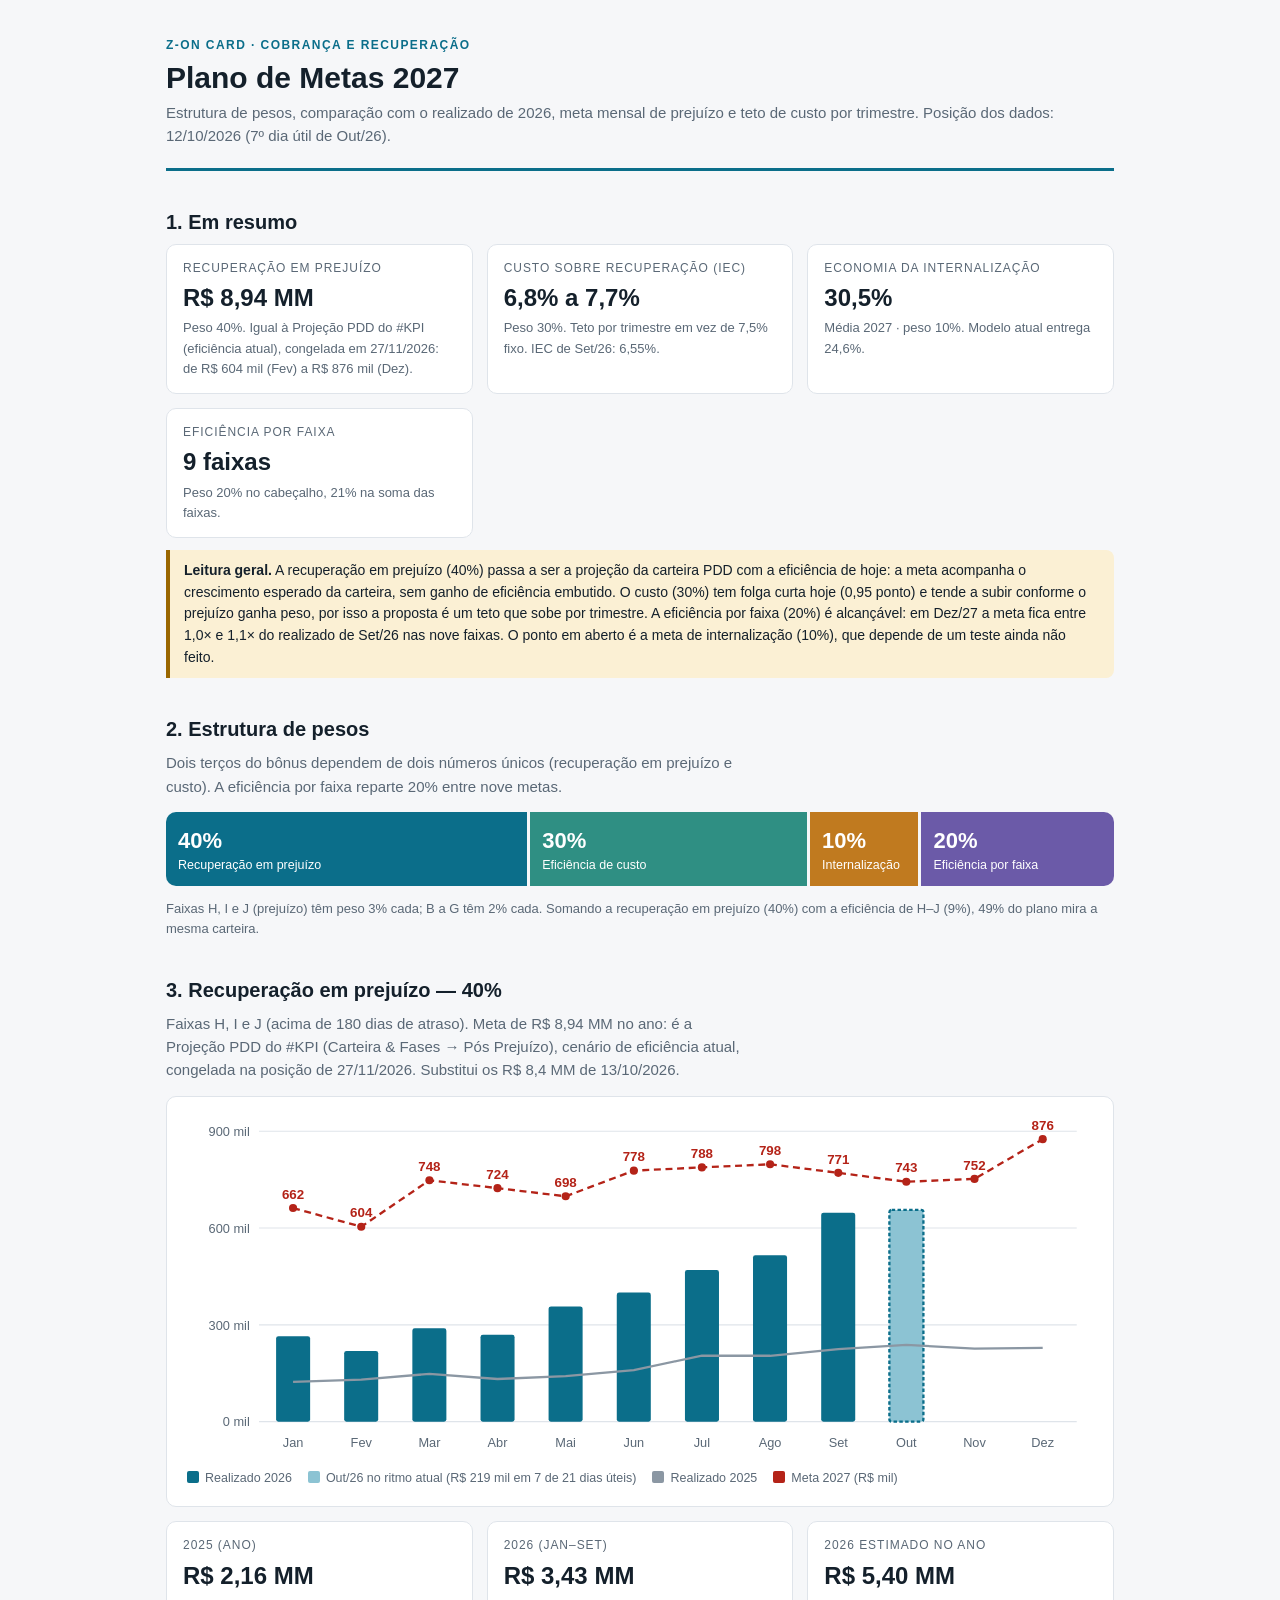
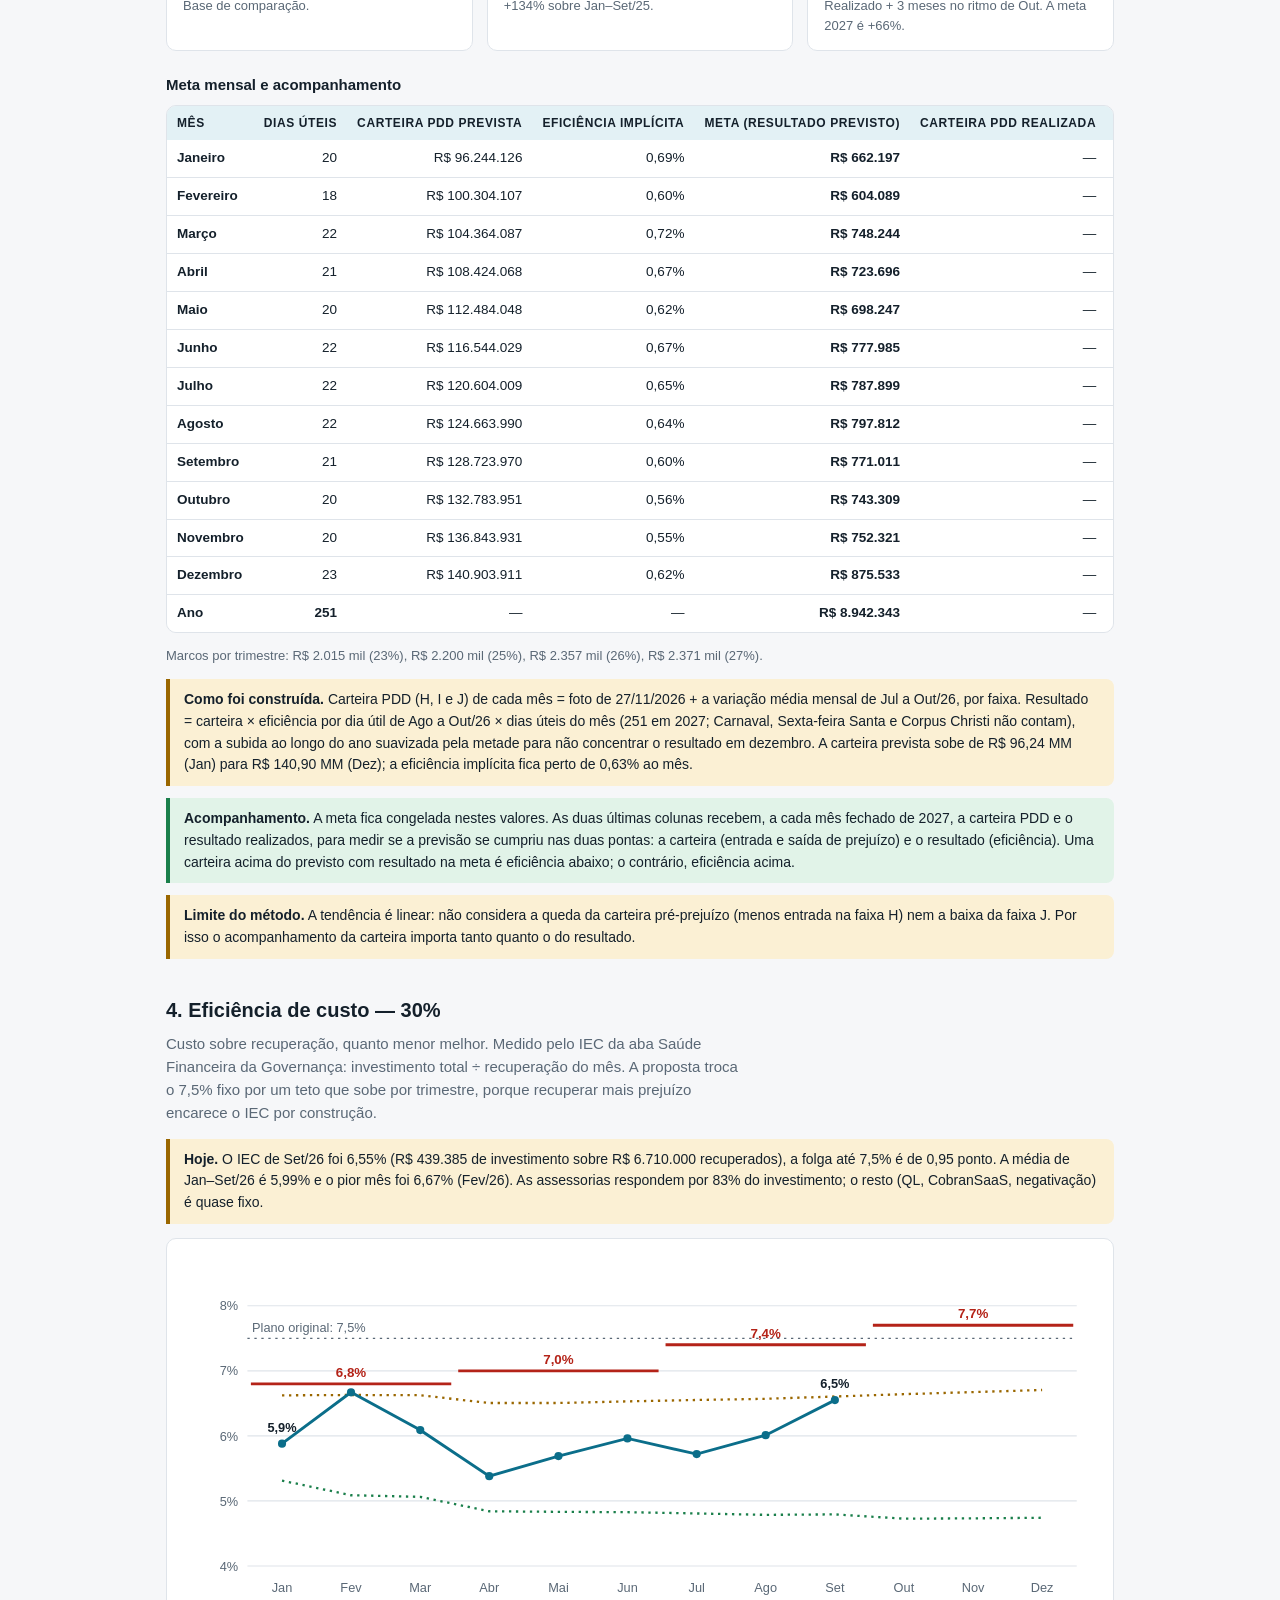
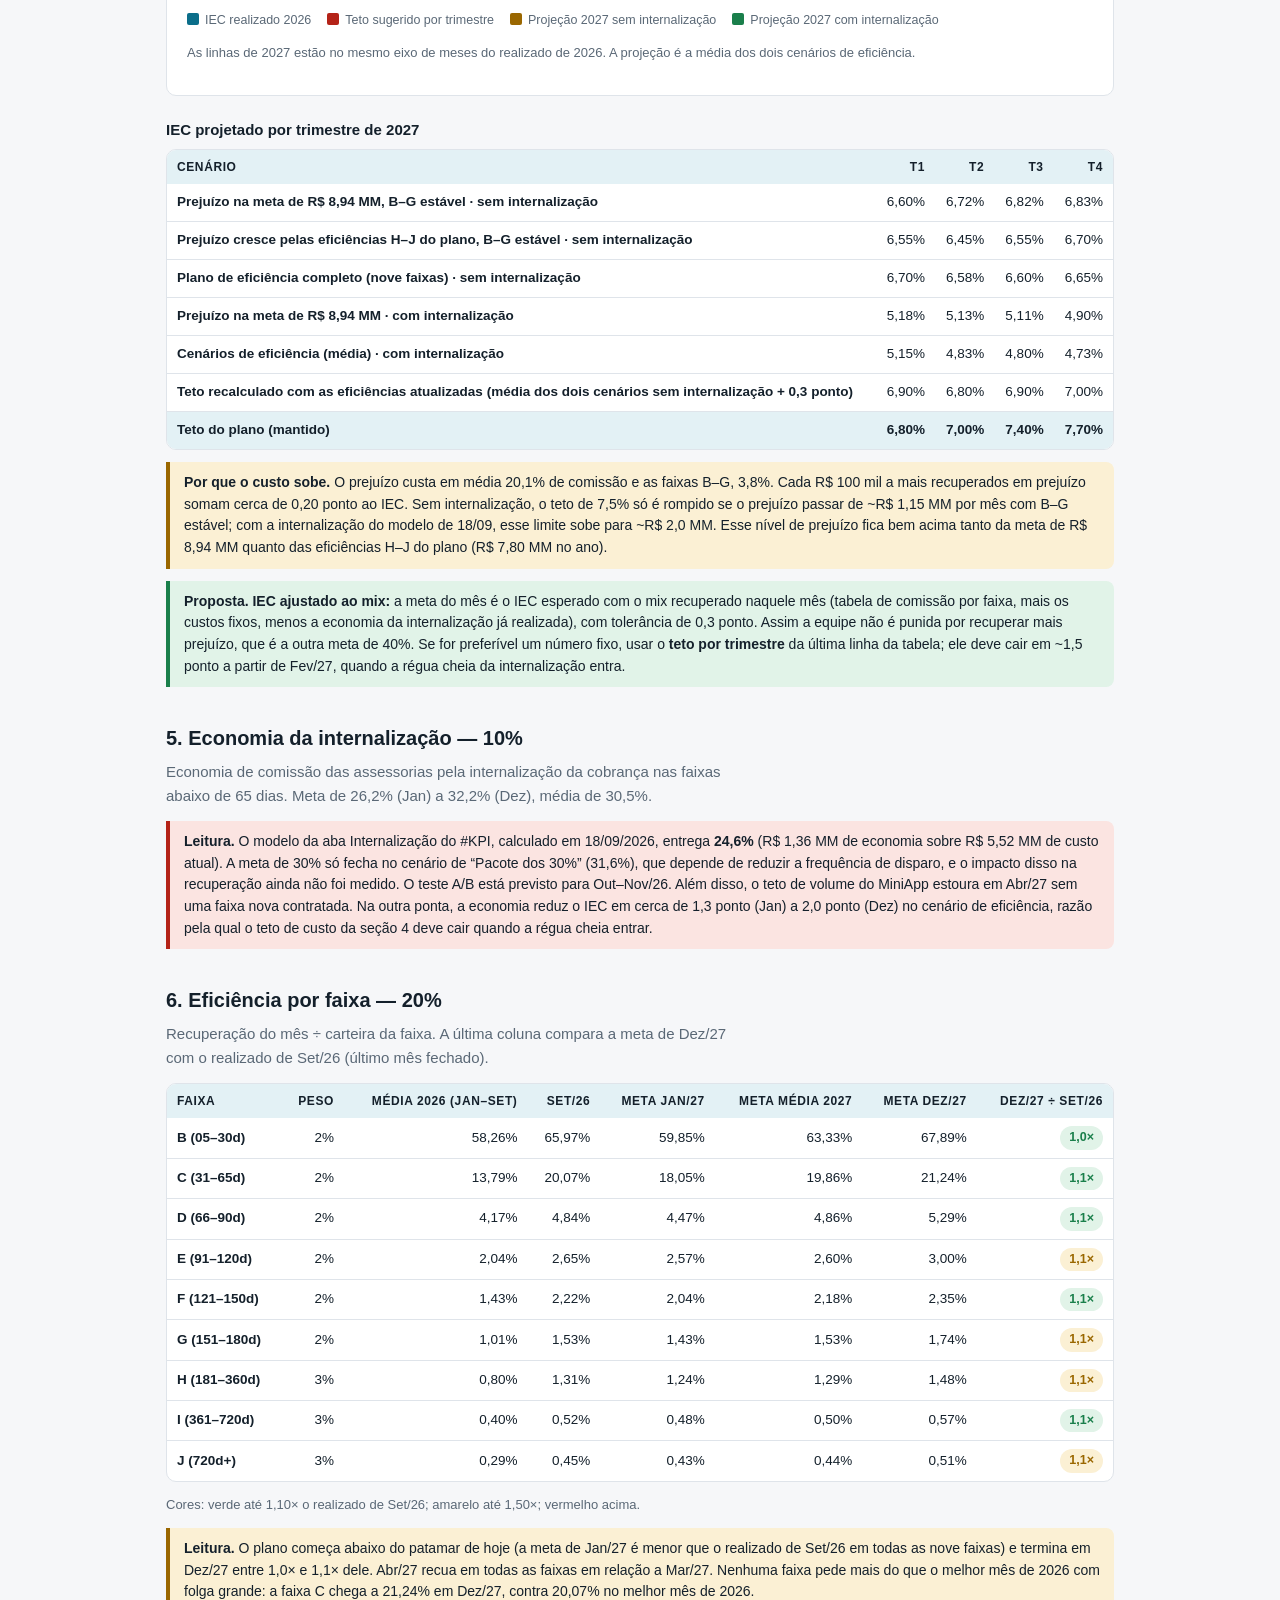
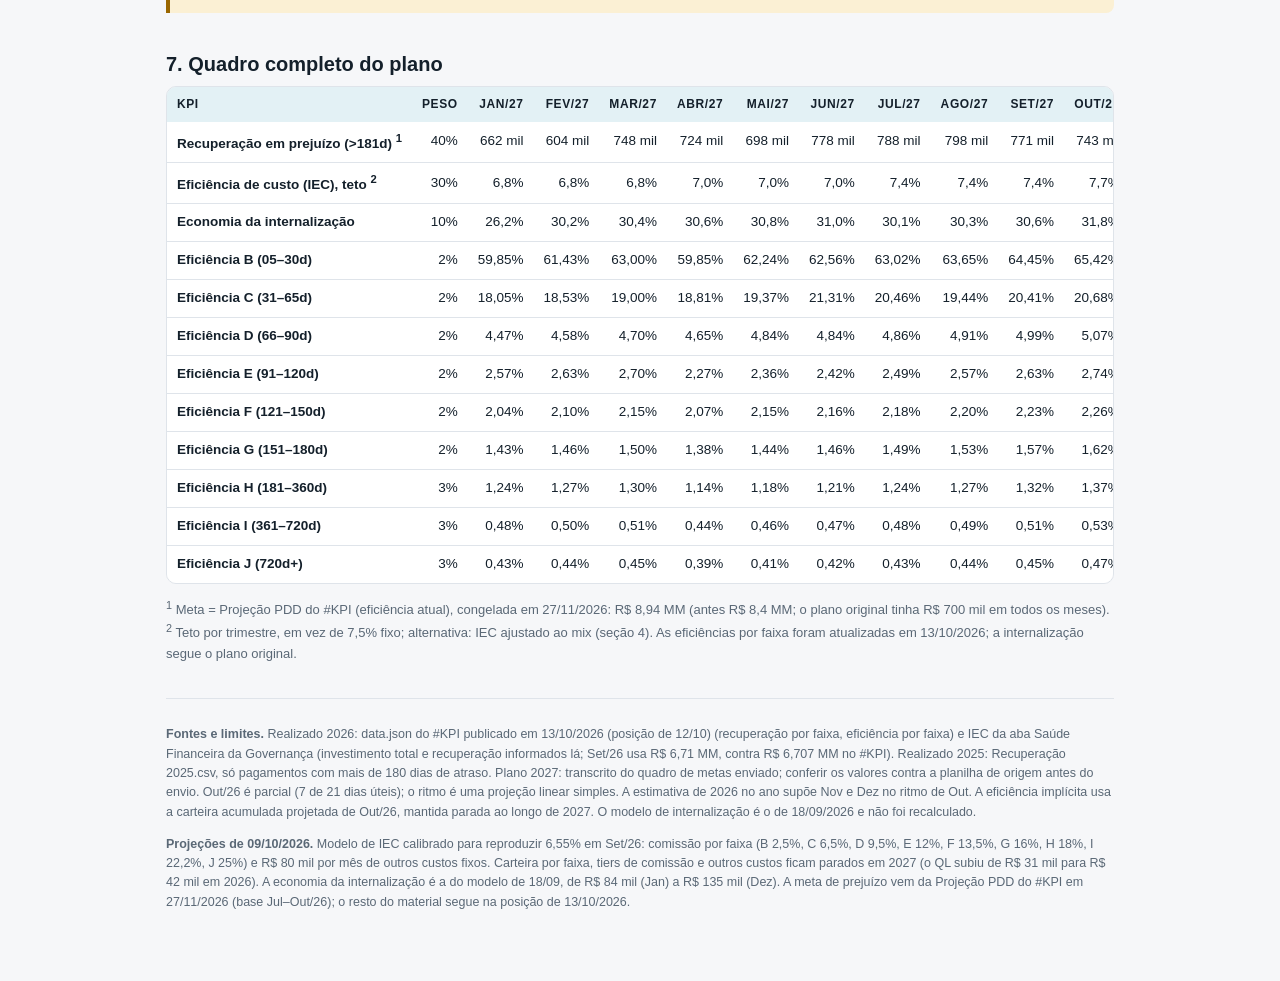
<file: mapa-metas-anuais.html>
<!doctype html>
<html lang="pt-BR">
<head>
<meta charset="utf-8">
<meta name="viewport" content="width=device-width, initial-scale=1">
<title>Plano de Metas 2027</title>
<style>
:root{--bg:#f6f7f9;--surface:#ffffff;--fg:#14202b;--muted:#5a6876;--line:#dfe4ea;--accent:#0b6e8a;--accent-soft:#e3f1f5;--ok:#1a7f4b;--ok-bg:#e1f3e8;--warn:#9a6700;--warn-bg:#fbf0d4;--bad:#b42318;--bad-bg:#fbe4e1;--bar:#0b6e8a;--bar-proj:#8cc3d3;--l25:#8b97a3;--p1:#0b6e8a;--p2:#2f8f83;--p3:#c07a1f;--p4:#6b5aa8}
@media (prefers-color-scheme:dark){:root:not([data-theme="light"]){--bg:#0f161d;--surface:#18222c;--fg:#e7edf3;--muted:#9aa8b6;--line:#2a3743;--accent:#5bc0de;--accent-soft:#17323b;--ok:#5fd199;--ok-bg:#173326;--warn:#f0c15a;--warn-bg:#3a2f12;--bad:#ff8f84;--bad-bg:#3d1c19;--bar:#5bc0de;--bar-proj:#2f6475;--l25:#7d8a97;--p1:#2a8fae;--p2:#3aa597;--p3:#d18d33;--p4:#8574c4;color-scheme:dark}}
:root[data-theme="dark"]{--bg:#0f161d;--surface:#18222c;--fg:#e7edf3;--muted:#9aa8b6;--line:#2a3743;--accent:#5bc0de;--accent-soft:#17323b;--ok:#5fd199;--ok-bg:#173326;--warn:#f0c15a;--warn-bg:#3a2f12;--bad:#ff8f84;--bad-bg:#3d1c19;--bar:#5bc0de;--bar-proj:#2f6475;--l25:#7d8a97;--p1:#2a8fae;--p2:#3aa597;--p3:#d18d33;--p4:#8574c4;color-scheme:dark}
*{box-sizing:border-box}
body{margin:0;background:var(--bg);color:var(--fg);font:15px/1.55 -apple-system,"Segoe UI",Roboto,Helvetica,Arial,sans-serif}
.wrap{max-width:980px;margin:0 auto;padding:28px 16px 56px}
header{padding:8px 0 20px;border-bottom:3px solid var(--accent);margin-bottom:26px}
.eyebrow{font-size:12px;letter-spacing:.12em;text-transform:uppercase;color:var(--accent);font-weight:700}
h1{font-size:30px;line-height:1.15;margin:6px 0 6px;text-wrap:balance}
.sub{color:var(--muted);margin:0}
h2{font-size:20px;margin:36px 0 6px;text-wrap:balance}
h2 .k{color:var(--accent)}
h3{font-size:15px;margin:22px 0 8px;color:var(--fg)}
p.lead{color:var(--muted);margin:0 0 14px;max-width:70ch}
section{margin-bottom:8px}
.card{background:var(--surface);border:1px solid var(--line);border-radius:10px;padding:18px 20px;margin:14px 0}
.grid2{display:grid;grid-template-columns:repeat(auto-fit,minmax(260px,1fr));gap:14px}
.kpi{background:var(--surface);border:1px solid var(--line);border-radius:10px;padding:14px 16px}
.kpi .t{font-size:12px;text-transform:uppercase;letter-spacing:.08em;color:var(--muted)}
.kpi .v{font-size:24px;font-weight:700;margin:2px 0;font-variant-numeric:tabular-nums}
.kpi .d{font-size:13px;color:var(--muted)}
.pesos{display:flex;gap:3px;border-radius:10px;overflow:hidden;margin:10px 0 6px}
.seg{padding:12px 12px;color:#fff;min-width:0}
.seg b{display:block;font-size:22px}
.seg span{font-size:12.5px;line-height:1.25;display:block}
.p1{background:var(--p1)}.p2{background:var(--p2)}.p3{background:var(--p3)}.p4{background:var(--p4)}
.note{font-size:13px;color:var(--muted)}
.callout{border-left:4px solid var(--warn);background:var(--warn-bg);padding:10px 14px;border-radius:0 8px 8px 0;margin:12px 0;font-size:14px}
.callout.ok{border-color:var(--ok);background:var(--ok-bg)}
.callout.bad{border-color:var(--bad);background:var(--bad-bg)}
.tblwrap{overflow-x:auto;border:1px solid var(--line);border-radius:10px;background:var(--surface)}
table{border-collapse:collapse;width:100%;font-size:13.5px}
th,td{padding:8px 10px;border-bottom:1px solid var(--line);text-align:left;white-space:nowrap}
thead th{background:var(--accent-soft);font-size:12px;text-transform:uppercase;letter-spacing:.05em;color:var(--fg)}
td.n,th.n{text-align:right;font-variant-numeric:tabular-nums}
td.tot{font-weight:700}
tr:last-child th,tr:last-child td{border-bottom:0}
.chip{display:inline-block;padding:2px 9px;border-radius:99px;font-size:12.5px;font-weight:700}
.chip.ok{background:var(--ok-bg);color:var(--ok)}.chip.warn{background:var(--warn-bg);color:var(--warn)}.chip.bad{background:var(--bad-bg);color:var(--bad)}
svg{width:100%;height:auto;display:block}
svg .grid{stroke:var(--line);stroke-width:1}
svg .ax{fill:var(--muted);font-size:11px}
svg .lbl{fill:var(--fg);font-size:11px;font-weight:700}
svg .bar{fill:var(--bar)}svg .bar.proj{fill:var(--bar-proj);stroke:var(--bar);stroke-dasharray:3 2}
svg .l25{fill:none;stroke:var(--l25);stroke-width:2}
svg .l26{fill:none;stroke:var(--bar);stroke-width:2.5}
svg .dot{fill:var(--bar)}
svg .meta{stroke:var(--bad);stroke-width:2.5}
svg .metal{fill:none;stroke:var(--bad);stroke-width:2;stroke-dasharray:6 4}
svg .metad{fill:var(--bad)}
svg .metat{fill:var(--bad);font-size:11.5px;font-weight:700}
svg .ref{stroke:var(--muted);stroke-width:1;stroke-dasharray:2 4}
svg .proj{fill:none;stroke:var(--warn);stroke-width:2;stroke-dasharray:2 4}
svg .projint{fill:none;stroke:var(--ok);stroke-width:2;stroke-dasharray:2 4}
table.tri td,table.tri th{padding:8px 10px}
table.tri td.hl,table.tri th.hl{background:var(--accent-soft);font-weight:700}
.legend{display:flex;gap:16px;flex-wrap:wrap;font-size:12.5px;color:var(--muted);margin-top:6px}
.legend i{display:inline-block;width:12px;height:12px;border-radius:2px;margin-right:6px;vertical-align:-1px}
ol.ins{padding-left:0;list-style:none;counter-reset:i;margin:14px 0}
ol.ins li{counter-increment:i;background:var(--surface);border:1px solid var(--line);border-radius:10px;padding:14px 16px 14px 56px;margin:10px 0;position:relative}
ol.ins li::before{content:counter(i);position:absolute;left:14px;top:14px;width:30px;height:30px;border-radius:50%;background:var(--accent);color:#fff;font-weight:700;display:flex;align-items:center;justify-content:center}
ol.ins b.h{display:block;font-size:15.5px;margin-bottom:2px}
ol.ins .s{display:block;margin-top:6px;font-size:13.5px;color:var(--accent);font-weight:600}
footer{margin-top:34px;padding-top:14px;border-top:1px solid var(--line);font-size:12.5px;color:var(--muted)}
@media print{body{background:#fff}.card,.kpi,ol.ins li{break-inside:avoid}}
@media (max-width:560px){h1{font-size:25px}.seg b{font-size:18px}.seg span{font-size:11px}}
</style>
</head>
<body>
<div class="wrap">
<header>
<div class="eyebrow">Z-ON Card · Cobrança e Recuperação</div>
<h1>Plano de Metas 2027</h1>
<p class="sub">Estrutura de pesos, comparação com o realizado de 2026, meta mensal de prejuízo e teto de custo por trimestre. Posição dos dados: 12/10/2026 (7º dia útil de Out/26).</p>
</header>

<section>
<h2>1. Em resumo</h2>
<div class="grid2">
<div class="kpi"><div class="t">Recuperação em prejuízo</div><div class="v">R$ 8,94 MM</div><div class="d">Peso 40%. Igual à Projeção PDD do #KPI (eficiência atual), congelada em 27/11/2026: de R$ 604 mil (Fev) a R$ 876 mil (Dez).</div></div>
<div class="kpi"><div class="t">Custo sobre recuperação (IEC)</div><div class="v">6,8% a 7,7%</div><div class="d">Peso 30%. Teto por trimestre em vez de 7,5% fixo. IEC de Set/26: 6,55%.</div></div>
<div class="kpi"><div class="t">Economia da internalização</div><div class="v">30,5%</div><div class="d">Média 2027 · peso 10%. Modelo atual entrega 24,6%.</div></div>
<div class="kpi"><div class="t">Eficiência por faixa</div><div class="v">9 faixas</div><div class="d">Peso 20% no cabeçalho, 21% na soma das faixas.</div></div>
</div>
<div class="callout"><b>Leitura geral.</b> A recuperação em prejuízo (40%) passa a ser a projeção da carteira PDD com a eficiência de hoje: a meta acompanha o crescimento esperado da carteira, sem ganho de eficiência embutido. O custo (30%) tem folga curta hoje (0,95 ponto) e tende a subir conforme o prejuízo ganha peso, por isso a proposta é um teto que sobe por trimestre. A eficiência por faixa (20%) é alcançável: em Dez/27 a meta fica entre 1,0× e 1,1× do realizado de Set/26 nas nove faixas. O ponto em aberto é a meta de internalização (10%), que depende de um teste ainda não feito.</div>
</section>

<section>
<h2>2. Estrutura de pesos</h2>
<p class="lead">Dois terços do bônus dependem de dois números únicos (recuperação em prejuízo e custo). A eficiência por faixa reparte 20% entre nove metas.</p>
<div class="pesos"><div class="seg p1" style="flex:40"><b>40%</b><span>Recuperação em prejuízo</span></div><div class="seg p2" style="flex:30"><b>30%</b><span>Eficiência de custo</span></div><div class="seg p3" style="flex:10"><b>10%</b><span>Internalização</span></div><div class="seg p4" style="flex:20"><b>20%</b><span>Eficiência por faixa</span></div></div>
<p class="note">Faixas H, I e J (prejuízo) têm peso 3% cada; B a G têm 2% cada. Somando a recuperação em prejuízo (40%) com a eficiência de H–J (9%), 49% do plano mira a mesma carteira.</p>
</section>

<section>
<h2>3. Recuperação em prejuízo — 40%</h2>
<p class="lead">Faixas H, I e J (acima de 180 dias de atraso). Meta de R$ 8,94 MM no ano: é a Projeção PDD do #KPI (Carteira &amp; Fases → Pós Prejuízo), cenário de eficiência atual, congelada na posição de 27/11/2026. Substitui os R$ 8,4 MM de 13/10/2026.</p>
<div class="card">
<svg viewBox="0 0 780 300" role="img" aria-label="Recuperação mensal em prejuízo: 2025, 2026 e meta 2027 sugerida"><line class="grid" x1="62" x2="766" y1="264.0" y2="264.0"/><text class="ax" x="54" y="268.0" text-anchor="end">0 mil</text><line class="grid" x1="62" x2="766" y1="180.7" y2="180.7"/><text class="ax" x="54" y="184.7" text-anchor="end">300 mil</text><line class="grid" x1="62" x2="766" y1="97.3" y2="97.3"/><text class="ax" x="54" y="101.3" text-anchor="end">600 mil</text><line class="grid" x1="62" x2="766" y1="14.0" y2="14.0"/><text class="ax" x="54" y="18.0" text-anchor="end">900 mil</text><rect class="bar" x="76.7" y="190.4" width="29.3" height="73.6" rx="2"/><rect class="bar" x="135.3" y="203.1" width="29.3" height="60.9" rx="2"/><rect class="bar" x="194.0" y="183.7" width="29.3" height="80.3" rx="2"/><rect class="bar" x="252.7" y="189.3" width="29.3" height="74.7" rx="2"/><rect class="bar" x="311.3" y="164.8" width="29.3" height="99.2" rx="2"/><rect class="bar" x="370.0" y="152.9" width="29.3" height="111.1" rx="2"/><rect class="bar" x="428.7" y="133.5" width="29.3" height="130.5" rx="2"/><rect class="bar" x="487.3" y="120.7" width="29.3" height="143.3" rx="2"/><rect class="bar" x="546.0" y="84.1" width="29.3" height="179.9" rx="2"/><rect class="bar proj" x="604.7" y="81.7" width="29.3" height="182.3" rx="2"/><polyline class="l25" points="91.3,229.7 150.0,227.8 208.7,222.9 267.3,227.3 326.0,224.8 384.7,219.6 443.3,207.2 502.0,207.3 560.7,201.5 619.3,197.9 678.0,201.1 736.7,200.5"/><polyline class="metal" points="91.3,80.1 150.0,96.2 208.7,56.2 267.3,63.0 326.0,70.0 384.7,47.9 443.3,45.1 502.0,42.4 560.7,49.8 619.3,57.5 678.0,55.0 736.7,20.8"/><circle class="metad" cx="91.3" cy="80.1" r="3.5"/><text class="metat" x="91.3" y="72.1" text-anchor="middle">662</text><circle class="metad" cx="150.0" cy="96.2" r="3.5"/><text class="metat" x="150.0" y="88.2" text-anchor="middle">604</text><circle class="metad" cx="208.7" cy="56.2" r="3.5"/><text class="metat" x="208.7" y="48.2" text-anchor="middle">748</text><circle class="metad" cx="267.3" cy="63.0" r="3.5"/><text class="metat" x="267.3" y="55.0" text-anchor="middle">724</text><circle class="metad" cx="326.0" cy="70.0" r="3.5"/><text class="metat" x="326.0" y="62.0" text-anchor="middle">698</text><circle class="metad" cx="384.7" cy="47.9" r="3.5"/><text class="metat" x="384.7" y="39.9" text-anchor="middle">778</text><circle class="metad" cx="443.3" cy="45.1" r="3.5"/><text class="metat" x="443.3" y="37.1" text-anchor="middle">788</text><circle class="metad" cx="502.0" cy="42.4" r="3.5"/><text class="metat" x="502.0" y="34.4" text-anchor="middle">798</text><circle class="metad" cx="560.7" cy="49.8" r="3.5"/><text class="metat" x="560.7" y="41.8" text-anchor="middle">771</text><circle class="metad" cx="619.3" cy="57.5" r="3.5"/><text class="metat" x="619.3" y="49.5" text-anchor="middle">743</text><circle class="metad" cx="678.0" cy="55.0" r="3.5"/><text class="metat" x="678.0" y="47.0" text-anchor="middle">752</text><circle class="metad" cx="736.7" cy="20.8" r="3.5"/><text class="metat" x="736.7" y="12.8" text-anchor="middle">876</text><text class="ax" x="91.3" y="286" text-anchor="middle">Jan</text><text class="ax" x="150.0" y="286" text-anchor="middle">Fev</text><text class="ax" x="208.7" y="286" text-anchor="middle">Mar</text><text class="ax" x="267.3" y="286" text-anchor="middle">Abr</text><text class="ax" x="326.0" y="286" text-anchor="middle">Mai</text><text class="ax" x="384.7" y="286" text-anchor="middle">Jun</text><text class="ax" x="443.3" y="286" text-anchor="middle">Jul</text><text class="ax" x="502.0" y="286" text-anchor="middle">Ago</text><text class="ax" x="560.7" y="286" text-anchor="middle">Set</text><text class="ax" x="619.3" y="286" text-anchor="middle">Out</text><text class="ax" x="678.0" y="286" text-anchor="middle">Nov</text><text class="ax" x="736.7" y="286" text-anchor="middle">Dez</text></svg>
<div class="legend"><span><i style="background:var(--bar)"></i>Realizado 2026</span><span><i style="background:var(--bar-proj)"></i>Out/26 no ritmo atual (R$ 219 mil em 7 de 21 dias úteis)</span><span><i style="background:var(--l25)"></i>Realizado 2025</span><span><i style="background:var(--bad)"></i>Meta 2027 (R$ mil)</span></div>
</div>
<div class="grid2">
<div class="kpi"><div class="t">2025 (ano)</div><div class="v">R$ 2,16 MM</div><div class="d">Base de comparação.</div></div>
<div class="kpi"><div class="t">2026 (Jan–Set)</div><div class="v">R$ 3,43 MM</div><div class="d">+134% sobre Jan–Set/25.</div></div>
<div class="kpi"><div class="t">2026 estimado no ano</div><div class="v">R$ 5,40 MM</div><div class="d">Realizado + 3 meses no ritmo de Out. A meta 2027 é +66%.</div></div>
</div>
<h3>Meta mensal e acompanhamento</h3>
<div class="tblwrap"><table class="tri">
<thead><tr><th>Mês</th><th class="n">Dias úteis</th><th class="n">Carteira PDD prevista</th><th class="n">Eficiência implícita</th><th class="n">Meta (resultado previsto)</th><th class="n">Carteira PDD realizada</th><th class="n">Resultado realizado</th></tr></thead>
<tbody>
<tr><th scope="row">Janeiro</th><td class="n">20</td><td class="n">R$ 96.244.126</td><td class="n">0,69%</td><td class="n tot">R$ 662.197</td><td class="n">—</td><td class="n">—</td></tr>
<tr><th scope="row">Fevereiro</th><td class="n">18</td><td class="n">R$ 100.304.107</td><td class="n">0,60%</td><td class="n tot">R$ 604.089</td><td class="n">—</td><td class="n">—</td></tr>
<tr><th scope="row">Março</th><td class="n">22</td><td class="n">R$ 104.364.087</td><td class="n">0,72%</td><td class="n tot">R$ 748.244</td><td class="n">—</td><td class="n">—</td></tr>
<tr><th scope="row">Abril</th><td class="n">21</td><td class="n">R$ 108.424.068</td><td class="n">0,67%</td><td class="n tot">R$ 723.696</td><td class="n">—</td><td class="n">—</td></tr>
<tr><th scope="row">Maio</th><td class="n">20</td><td class="n">R$ 112.484.048</td><td class="n">0,62%</td><td class="n tot">R$ 698.247</td><td class="n">—</td><td class="n">—</td></tr>
<tr><th scope="row">Junho</th><td class="n">22</td><td class="n">R$ 116.544.029</td><td class="n">0,67%</td><td class="n tot">R$ 777.985</td><td class="n">—</td><td class="n">—</td></tr>
<tr><th scope="row">Julho</th><td class="n">22</td><td class="n">R$ 120.604.009</td><td class="n">0,65%</td><td class="n tot">R$ 787.899</td><td class="n">—</td><td class="n">—</td></tr>
<tr><th scope="row">Agosto</th><td class="n">22</td><td class="n">R$ 124.663.990</td><td class="n">0,64%</td><td class="n tot">R$ 797.812</td><td class="n">—</td><td class="n">—</td></tr>
<tr><th scope="row">Setembro</th><td class="n">21</td><td class="n">R$ 128.723.970</td><td class="n">0,60%</td><td class="n tot">R$ 771.011</td><td class="n">—</td><td class="n">—</td></tr>
<tr><th scope="row">Outubro</th><td class="n">20</td><td class="n">R$ 132.783.951</td><td class="n">0,56%</td><td class="n tot">R$ 743.309</td><td class="n">—</td><td class="n">—</td></tr>
<tr><th scope="row">Novembro</th><td class="n">20</td><td class="n">R$ 136.843.931</td><td class="n">0,55%</td><td class="n tot">R$ 752.321</td><td class="n">—</td><td class="n">—</td></tr>
<tr><th scope="row">Dezembro</th><td class="n">23</td><td class="n">R$ 140.903.911</td><td class="n">0,62%</td><td class="n tot">R$ 875.533</td><td class="n">—</td><td class="n">—</td></tr>
<tr><th scope="row">Ano</th><td class="n tot">251</td><td class="n">—</td><td class="n">—</td><td class="n tot">R$ 8.942.343</td><td class="n">—</td><td class="n">—</td></tr>
</tbody></table></div>
<p class="note">Marcos por trimestre: R$ 2.015 mil (23%), R$ 2.200 mil (25%), R$ 2.357 mil (26%), R$ 2.371 mil (27%).</p>
<div class="callout"><b>Como foi construída.</b> Carteira PDD (H, I e J) de cada mês = foto de 27/11/2026 + a variação média mensal de Jul a Out/26, por faixa. Resultado = carteira × eficiência por dia útil de Ago a Out/26 × dias úteis do mês (251 em 2027; Carnaval, Sexta-feira Santa e Corpus Christi não contam), com a subida ao longo do ano suavizada pela metade para não concentrar o resultado em dezembro. A carteira prevista sobe de R$ 96,24 MM (Jan) para R$ 140,90 MM (Dez); a eficiência implícita fica perto de 0,63% ao mês.</div>
<div class="callout ok"><b>Acompanhamento.</b> A meta fica congelada nestes valores. As duas últimas colunas recebem, a cada mês fechado de 2027, a carteira PDD e o resultado realizados, para medir se a previsão se cumpriu nas duas pontas: a carteira (entrada e saída de prejuízo) e o resultado (eficiência). Uma carteira acima do previsto com resultado na meta é eficiência abaixo; o contrário, eficiência acima.</div>
<div class="callout"><b>Limite do método.</b> A tendência é linear: não considera a queda da carteira pré-prejuízo (menos entrada na faixa H) nem a baixa da faixa J. Por isso o acompanhamento da carteira importa tanto quanto o do resultado.</div>
</section>

<section>
<h2>4. Eficiência de custo — 30%</h2>
<p class="lead">Custo sobre recuperação, quanto menor melhor. Medido pelo IEC da aba Saúde Financeira da Governança: investimento total ÷ recuperação do mês. A proposta troca o 7,5% fixo por um teto que sobe por trimestre, porque recuperar mais prejuízo encarece o IEC por construção.</p>
<div class="callout"><b>Hoje.</b> O IEC de Set/26 foi 6,55% (R$ 439.385 de investimento sobre R$ 6.710.000 recuperados), a folga até 7,5% é de 0,95 ponto. A média de Jan–Set/26 é 5,99% e o pior mês foi 6,67% (Fev/26). As assessorias respondem por 83% do investimento; o resto (QL, CobranSaaS, negativação) é quase fixo.</div>
<div class="card">
<svg viewBox="0 0 780 300" role="img" aria-label="Custo sobre recuperação: realizado 2026 e meta 2027"><line class="grid" x1="52" x2="766" y1="266.0" y2="266.0"/><text class="ax" x="44" y="270.0" text-anchor="end">4%</text><line class="grid" x1="52" x2="766" y1="210.0" y2="210.0"/><text class="ax" x="44" y="214.0" text-anchor="end">5%</text><line class="grid" x1="52" x2="766" y1="154.0" y2="154.0"/><text class="ax" x="44" y="158.0" text-anchor="end">6%</text><line class="grid" x1="52" x2="766" y1="98.0" y2="98.0"/><text class="ax" x="44" y="102.0" text-anchor="end">7%</text><line class="grid" x1="52" x2="766" y1="42.0" y2="42.0"/><text class="ax" x="44" y="46.0" text-anchor="end">8%</text><line class="ref" x1="52" x2="766" y1="70.0" y2="70.0"/><text class="ax" x="56" y="65.0">Plano original: 7,5%</text><line class="meta" x1="55.0" x2="227.5" y1="109.2" y2="109.2"/><text class="metat" x="141.2" y="103.2" text-anchor="middle">6,8%</text><line class="meta" x1="233.5" x2="406.0" y1="98.0" y2="98.0"/><text class="metat" x="319.8" y="92.0" text-anchor="middle">7,0%</text><line class="meta" x1="412.0" x2="584.5" y1="75.6" y2="75.6"/><text class="metat" x="498.2" y="69.6" text-anchor="middle">7,4%</text><line class="meta" x1="590.5" x2="763.0" y1="58.8" y2="58.8"/><text class="metat" x="676.8" y="52.8" text-anchor="middle">7,7%</text><polyline class="proj" points="81.8,119.1 141.2,118.8 200.8,119.0 260.2,125.7 319.8,125.7 379.2,124.3 438.8,123.1 498.2,122.1 557.8,120.1 617.2,118.1 676.8,116.3 736.2,114.5"/><polyline class="projint" points="81.8,192.5 141.2,205.1 200.8,206.5 260.2,218.9 319.8,219.4 379.2,219.7 438.8,220.8 498.2,222.0 557.8,221.6 617.2,225.3 676.8,225.0 736.2,224.5"/><polyline class="l26" points="81.8,160.7 141.2,116.5 200.8,149.0 260.2,188.7 319.8,171.4 379.2,156.2 438.8,169.7 498.2,153.4 557.8,123.2"/><circle class="dot" cx="81.8" cy="160.7" r="3.5"/><circle class="dot" cx="141.2" cy="116.5" r="3.5"/><circle class="dot" cx="200.8" cy="149.0" r="3.5"/><circle class="dot" cx="260.2" cy="188.7" r="3.5"/><circle class="dot" cx="319.8" cy="171.4" r="3.5"/><circle class="dot" cx="379.2" cy="156.2" r="3.5"/><circle class="dot" cx="438.8" cy="169.7" r="3.5"/><circle class="dot" cx="498.2" cy="153.4" r="3.5"/><circle class="dot" cx="557.8" cy="123.2" r="3.5"/><text class="lbl" x="81.8" y="150.7" text-anchor="middle">5,9%</text><text class="lbl" x="557.8" y="113.2" text-anchor="middle">6,5%</text><text class="ax" x="81.8" y="288" text-anchor="middle">Jan</text><text class="ax" x="141.2" y="288" text-anchor="middle">Fev</text><text class="ax" x="200.8" y="288" text-anchor="middle">Mar</text><text class="ax" x="260.2" y="288" text-anchor="middle">Abr</text><text class="ax" x="319.8" y="288" text-anchor="middle">Mai</text><text class="ax" x="379.2" y="288" text-anchor="middle">Jun</text><text class="ax" x="438.8" y="288" text-anchor="middle">Jul</text><text class="ax" x="498.2" y="288" text-anchor="middle">Ago</text><text class="ax" x="557.8" y="288" text-anchor="middle">Set</text><text class="ax" x="617.2" y="288" text-anchor="middle">Out</text><text class="ax" x="676.8" y="288" text-anchor="middle">Nov</text><text class="ax" x="736.2" y="288" text-anchor="middle">Dez</text></svg>
<div class="legend"><span><i style="background:var(--bar)"></i>IEC realizado 2026</span><span><i style="background:var(--bad)"></i>Teto sugerido por trimestre</span><span><i style="background:var(--warn)"></i>Projeção 2027 sem internalização</span><span><i style="background:var(--ok)"></i>Projeção 2027 com internalização</span></div>
<p class="note">As linhas de 2027 estão no mesmo eixo de meses do realizado de 2026. A projeção é a média dos dois cenários de eficiência.</p>
</div>
<h3>IEC projetado por trimestre de 2027</h3>
<div class="tblwrap"><table class="tri">
<thead><tr><th>Cenário</th><th class="n">T1</th><th class="n">T2</th><th class="n">T3</th><th class="n">T4</th></tr></thead>
<tbody>
<tr><th scope="row">Prejuízo na meta de R$ 8,94 MM, B–G estável · sem internalização</th><td class="n">6,60%</td><td class="n">6,72%</td><td class="n">6,82%</td><td class="n">6,83%</td></tr>
<tr><th scope="row">Prejuízo cresce pelas eficiências H–J do plano, B–G estável · sem internalização</th><td class="n">6,55%</td><td class="n">6,45%</td><td class="n">6,55%</td><td class="n">6,70%</td></tr>
<tr><th scope="row">Plano de eficiência completo (nove faixas) · sem internalização</th><td class="n">6,70%</td><td class="n">6,58%</td><td class="n">6,60%</td><td class="n">6,65%</td></tr>
<tr><th scope="row">Prejuízo na meta de R$ 8,94 MM · com internalização</th><td class="n">5,18%</td><td class="n">5,13%</td><td class="n">5,11%</td><td class="n">4,90%</td></tr>
<tr><th scope="row">Cenários de eficiência (média) · com internalização</th><td class="n">5,15%</td><td class="n">4,83%</td><td class="n">4,80%</td><td class="n">4,73%</td></tr>
<tr><th scope="row">Teto recalculado com as eficiências atualizadas (média dos dois cenários sem internalização + 0,3 ponto)</th><td class="n">6,90%</td><td class="n">6,80%</td><td class="n">6,90%</td><td class="n">7,00%</td></tr>
<tr><th scope="row" class=hl>Teto do plano (mantido)</th><td class="n hl">6,80%</td><td class="n hl">7,00%</td><td class="n hl">7,40%</td><td class="n hl">7,70%</td></tr>
</tbody></table></div>
<div class="callout"><b>Por que o custo sobe.</b> O prejuízo custa em média 20,1% de comissão e as faixas B–G, 3,8%. Cada R$ 100 mil a mais recuperados em prejuízo somam cerca de 0,20 ponto ao IEC. Sem internalização, o teto de 7,5% só é rompido se o prejuízo passar de ~R$ 1,15 MM por mês com B–G estável; com a internalização do modelo de 18/09, esse limite sobe para ~R$ 2,0 MM. Esse nível de prejuízo fica bem acima tanto da meta de R$ 8,94 MM quanto das eficiências H–J do plano (R$ 7,80 MM no ano).</div>
<div class="callout ok"><b>Proposta.</b> <b>IEC ajustado ao mix:</b> a meta do mês é o IEC esperado com o mix recuperado naquele mês (tabela de comissão por faixa, mais os custos fixos, menos a economia da internalização já realizada), com tolerância de 0,3 ponto. Assim a equipe não é punida por recuperar mais prejuízo, que é a outra meta de 40%. Se for preferível um número fixo, usar o <b>teto por trimestre</b> da última linha da tabela; ele deve cair em ~1,5 ponto a partir de Fev/27, quando a régua cheia da internalização entra.</div>
</section>

<section>
<h2>5. Economia da internalização — 10%</h2>
<p class="lead">Economia de comissão das assessorias pela internalização da cobrança nas faixas abaixo de 65 dias. Meta de 26,2% (Jan) a 32,2% (Dez), média de 30,5%.</p>
<div class="callout bad"><b>Leitura.</b> O modelo da aba Internalização do #KPI, calculado em 18/09/2026, entrega <b>24,6%</b> (R$ 1,36 MM de economia sobre R$ 5,52 MM de custo atual). A meta de 30% só fecha no cenário de “Pacote dos 30%” (31,6%), que depende de reduzir a frequência de disparo, e o impacto disso na recuperação ainda não foi medido. O teste A/B está previsto para Out–Nov/26. Além disso, o teto de volume do MiniApp estoura em Abr/27 sem uma faixa nova contratada. Na outra ponta, a economia reduz o IEC em cerca de 1,3 ponto (Jan) a 2,0 ponto (Dez) no cenário de eficiência, razão pela qual o teto de custo da seção 4 deve cair quando a régua cheia entrar.</div>
</section>

<section>
<h2>6. Eficiência por faixa — 20%</h2>
<p class="lead">Recuperação do mês ÷ carteira da faixa. A última coluna compara a meta de Dez/27 com o realizado de Set/26 (último mês fechado).</p>
<div class="tblwrap"><table>
<thead><tr><th>Faixa</th><th class="n">Peso</th><th class="n">Média 2026 (Jan–Set)</th><th class="n">Set/26</th><th class="n">Meta Jan/27</th><th class="n">Meta média 2027</th><th class="n">Meta Dez/27</th><th class="n">Dez/27 ÷ Set/26</th></tr></thead>
<tbody>
<tr><th scope="row">B (05–30d)</th><td class="n">2%</td><td class="n">58,26%</td><td class="n">65,97%</td><td class="n">59,85%</td><td class="n">63,33%</td><td class="n">67,89%</td><td class="n"><span class="chip ok">1,0×</span></td></tr>
<tr><th scope="row">C (31–65d)</th><td class="n">2%</td><td class="n">13,79%</td><td class="n">20,07%</td><td class="n">18,05%</td><td class="n">19,86%</td><td class="n">21,24%</td><td class="n"><span class="chip ok">1,1×</span></td></tr>
<tr><th scope="row">D (66–90d)</th><td class="n">2%</td><td class="n">4,17%</td><td class="n">4,84%</td><td class="n">4,47%</td><td class="n">4,86%</td><td class="n">5,29%</td><td class="n"><span class="chip ok">1,1×</span></td></tr>
<tr><th scope="row">E (91–120d)</th><td class="n">2%</td><td class="n">2,04%</td><td class="n">2,65%</td><td class="n">2,57%</td><td class="n">2,60%</td><td class="n">3,00%</td><td class="n"><span class="chip warn">1,1×</span></td></tr>
<tr><th scope="row">F (121–150d)</th><td class="n">2%</td><td class="n">1,43%</td><td class="n">2,22%</td><td class="n">2,04%</td><td class="n">2,18%</td><td class="n">2,35%</td><td class="n"><span class="chip ok">1,1×</span></td></tr>
<tr><th scope="row">G (151–180d)</th><td class="n">2%</td><td class="n">1,01%</td><td class="n">1,53%</td><td class="n">1,43%</td><td class="n">1,53%</td><td class="n">1,74%</td><td class="n"><span class="chip warn">1,1×</span></td></tr>
<tr><th scope="row">H (181–360d)</th><td class="n">3%</td><td class="n">0,80%</td><td class="n">1,31%</td><td class="n">1,24%</td><td class="n">1,29%</td><td class="n">1,48%</td><td class="n"><span class="chip warn">1,1×</span></td></tr>
<tr><th scope="row">I (361–720d)</th><td class="n">3%</td><td class="n">0,40%</td><td class="n">0,52%</td><td class="n">0,48%</td><td class="n">0,50%</td><td class="n">0,57%</td><td class="n"><span class="chip ok">1,1×</span></td></tr>
<tr><th scope="row">J (720d+)</th><td class="n">3%</td><td class="n">0,29%</td><td class="n">0,45%</td><td class="n">0,43%</td><td class="n">0,44%</td><td class="n">0,51%</td><td class="n"><span class="chip warn">1,1×</span></td></tr>
</tbody></table></div>
<p class="note">Cores: verde até 1,10× o realizado de Set/26; amarelo até 1,50×; vermelho acima.</p>
<div class="callout"><b>Leitura.</b> O plano começa abaixo do patamar de hoje (a meta de Jan/27 é menor que o realizado de Set/26 em todas as nove faixas) e termina em Dez/27 entre 1,0× e 1,1× dele. Abr/27 recua em todas as faixas em relação a Mar/27. Nenhuma faixa pede mais do que o melhor mês de 2026 com folga grande: a faixa C chega a 21,24% em Dez/27, contra 20,07% no melhor mês de 2026.</div>
</section>

<section>
<h2>7. Quadro completo do plano</h2>
<div class="tblwrap"><table>
<thead><tr><th>KPI</th><th class="n">Peso</th><th class="n">Jan/27</th><th class="n">Fev/27</th><th class="n">Mar/27</th><th class="n">Abr/27</th><th class="n">Mai/27</th><th class="n">Jun/27</th><th class="n">Jul/27</th><th class="n">Ago/27</th><th class="n">Set/27</th><th class="n">Out/27</th><th class="n">Nov/27</th><th class="n">Dez/27</th><th class="n">Total</th></tr></thead>
<tbody>
<tr><th scope="row">Recuperação em prejuízo (&gt;181d) <sup>1</sup></th><td class="n">40%</td><td class="n">662 mil</td><td class="n">604 mil</td><td class="n">748 mil</td><td class="n">724 mil</td><td class="n">698 mil</td><td class="n">778 mil</td><td class="n">788 mil</td><td class="n">798 mil</td><td class="n">771 mil</td><td class="n">743 mil</td><td class="n">752 mil</td><td class="n">876 mil</td><td class="n tot">R$ 8.942.343</td></tr>
<tr><th scope="row">Eficiência de custo (IEC), teto <sup>2</sup></th><td class="n">30%</td><td class="n">6,8%</td><td class="n">6,8%</td><td class="n">6,8%</td><td class="n">7,0%</td><td class="n">7,0%</td><td class="n">7,0%</td><td class="n">7,4%</td><td class="n">7,4%</td><td class="n">7,4%</td><td class="n">7,7%</td><td class="n">7,7%</td><td class="n">7,7%</td><td class="n tot">—</td></tr>
<tr><th scope="row">Economia da internalização</th><td class="n">10%</td><td class="n">26,2%</td><td class="n">30,2%</td><td class="n">30,4%</td><td class="n">30,6%</td><td class="n">30,8%</td><td class="n">31,0%</td><td class="n">30,1%</td><td class="n">30,3%</td><td class="n">30,6%</td><td class="n">31,8%</td><td class="n">32,0%</td><td class="n">32,2%</td><td class="n tot">30,5%</td></tr>
<tr><th scope="row">Eficiência B (05–30d)</th><td class="n">2%</td><td class="n">59,85%</td><td class="n">61,43%</td><td class="n">63,00%</td><td class="n">59,85%</td><td class="n">62,24%</td><td class="n">62,56%</td><td class="n">63,02%</td><td class="n">63,65%</td><td class="n">64,45%</td><td class="n">65,42%</td><td class="n">66,56%</td><td class="n">67,89%</td><td class="n tot">—</td></tr>
<tr><th scope="row">Eficiência C (31–65d)</th><td class="n">2%</td><td class="n">18,05%</td><td class="n">18,53%</td><td class="n">19,00%</td><td class="n">18,81%</td><td class="n">19,37%</td><td class="n">21,31%</td><td class="n">20,46%</td><td class="n">19,44%</td><td class="n">20,41%</td><td class="n">20,68%</td><td class="n">20,96%</td><td class="n">21,24%</td><td class="n tot">—</td></tr>
<tr><th scope="row">Eficiência D (66–90d)</th><td class="n">2%</td><td class="n">4,47%</td><td class="n">4,58%</td><td class="n">4,70%</td><td class="n">4,65%</td><td class="n">4,84%</td><td class="n">4,84%</td><td class="n">4,86%</td><td class="n">4,91%</td><td class="n">4,99%</td><td class="n">5,07%</td><td class="n">5,17%</td><td class="n">5,29%</td><td class="n tot">—</td></tr>
<tr><th scope="row">Eficiência E (91–120d)</th><td class="n">2%</td><td class="n">2,57%</td><td class="n">2,63%</td><td class="n">2,70%</td><td class="n">2,27%</td><td class="n">2,36%</td><td class="n">2,42%</td><td class="n">2,49%</td><td class="n">2,57%</td><td class="n">2,63%</td><td class="n">2,74%</td><td class="n">2,86%</td><td class="n">3,00%</td><td class="n tot">—</td></tr>
<tr><th scope="row">Eficiência F (121–150d)</th><td class="n">2%</td><td class="n">2,04%</td><td class="n">2,10%</td><td class="n">2,15%</td><td class="n">2,07%</td><td class="n">2,15%</td><td class="n">2,16%</td><td class="n">2,18%</td><td class="n">2,20%</td><td class="n">2,23%</td><td class="n">2,26%</td><td class="n">2,30%</td><td class="n">2,35%</td><td class="n tot">—</td></tr>
<tr><th scope="row">Eficiência G (151–180d)</th><td class="n">2%</td><td class="n">1,43%</td><td class="n">1,46%</td><td class="n">1,50%</td><td class="n">1,38%</td><td class="n">1,44%</td><td class="n">1,46%</td><td class="n">1,49%</td><td class="n">1,53%</td><td class="n">1,57%</td><td class="n">1,62%</td><td class="n">1,68%</td><td class="n">1,74%</td><td class="n tot">—</td></tr>
<tr><th scope="row">Eficiência H (181–360d)</th><td class="n">3%</td><td class="n">1,24%</td><td class="n">1,27%</td><td class="n">1,30%</td><td class="n">1,14%</td><td class="n">1,18%</td><td class="n">1,21%</td><td class="n">1,24%</td><td class="n">1,27%</td><td class="n">1,32%</td><td class="n">1,37%</td><td class="n">1,42%</td><td class="n">1,48%</td><td class="n tot">—</td></tr>
<tr><th scope="row">Eficiência I (361–720d)</th><td class="n">3%</td><td class="n">0,48%</td><td class="n">0,50%</td><td class="n">0,51%</td><td class="n">0,44%</td><td class="n">0,46%</td><td class="n">0,47%</td><td class="n">0,48%</td><td class="n">0,49%</td><td class="n">0,51%</td><td class="n">0,53%</td><td class="n">0,55%</td><td class="n">0,57%</td><td class="n tot">—</td></tr>
<tr><th scope="row">Eficiência J (720d+)</th><td class="n">3%</td><td class="n">0,43%</td><td class="n">0,44%</td><td class="n">0,45%</td><td class="n">0,39%</td><td class="n">0,41%</td><td class="n">0,42%</td><td class="n">0,43%</td><td class="n">0,44%</td><td class="n">0,45%</td><td class="n">0,47%</td><td class="n">0,49%</td><td class="n">0,51%</td><td class="n tot">—</td></tr>
</tbody></table></div>
<p class="note"><sup>1</sup> Meta = Projeção PDD do #KPI (eficiência atual), congelada em 27/11/2026: R$ 8,94 MM (antes R$ 8,4 MM; o plano original tinha R$ 700 mil em todos os meses). <sup>2</sup> Teto por trimestre, em vez de 7,5% fixo; alternativa: IEC ajustado ao mix (seção 4). As eficiências por faixa foram atualizadas em 13/10/2026; a internalização segue o plano original.</p>
</section>

<footer>
<p><b>Fontes e limites.</b> Realizado 2026: data.json do #KPI publicado em 13/10/2026 (posição de 12/10) (recuperação por faixa, eficiência por faixa) e IEC da aba Saúde Financeira da Governança (investimento total e recuperação informados lá; Set/26 usa R$ 6,71 MM, contra R$ 6,707 MM no #KPI). Realizado 2025: Recuperação 2025.csv, só pagamentos com mais de 180 dias de atraso. Plano 2027: transcrito do quadro de metas enviado; conferir os valores contra a planilha de origem antes do envio. Out/26 é parcial (7 de 21 dias úteis); o ritmo é uma projeção linear simples. A estimativa de 2026 no ano supõe Nov e Dez no ritmo de Out. A eficiência implícita usa a carteira acumulada projetada de Out/26, mantida parada ao longo de 2027. O modelo de internalização é o de 18/09/2026 e não foi recalculado.</p>
<p><b>Projeções de 09/10/2026.</b> Modelo de IEC calibrado para reproduzir 6,55% em Set/26: comissão por faixa (B 2,5%, C 6,5%, D 9,5%, E 12%, F 13,5%, G 16%, H 18%, I 22,2%, J 25%) e R$ 80 mil por mês de outros custos fixos. Carteira por faixa, tiers de comissão e outros custos ficam parados em 2027 (o QL subiu de R$ 31 mil para R$ 42 mil em 2026). A economia da internalização é a do modelo de 18/09, de R$ 84 mil (Jan) a R$ 135 mil (Dez). A meta de prejuízo vem da Projeção PDD do #KPI em 27/11/2026 (base Jul–Out/26); o resto do material segue na posição de 13/10/2026.</p>
</footer>
</div>
</body>
</html>
</file>
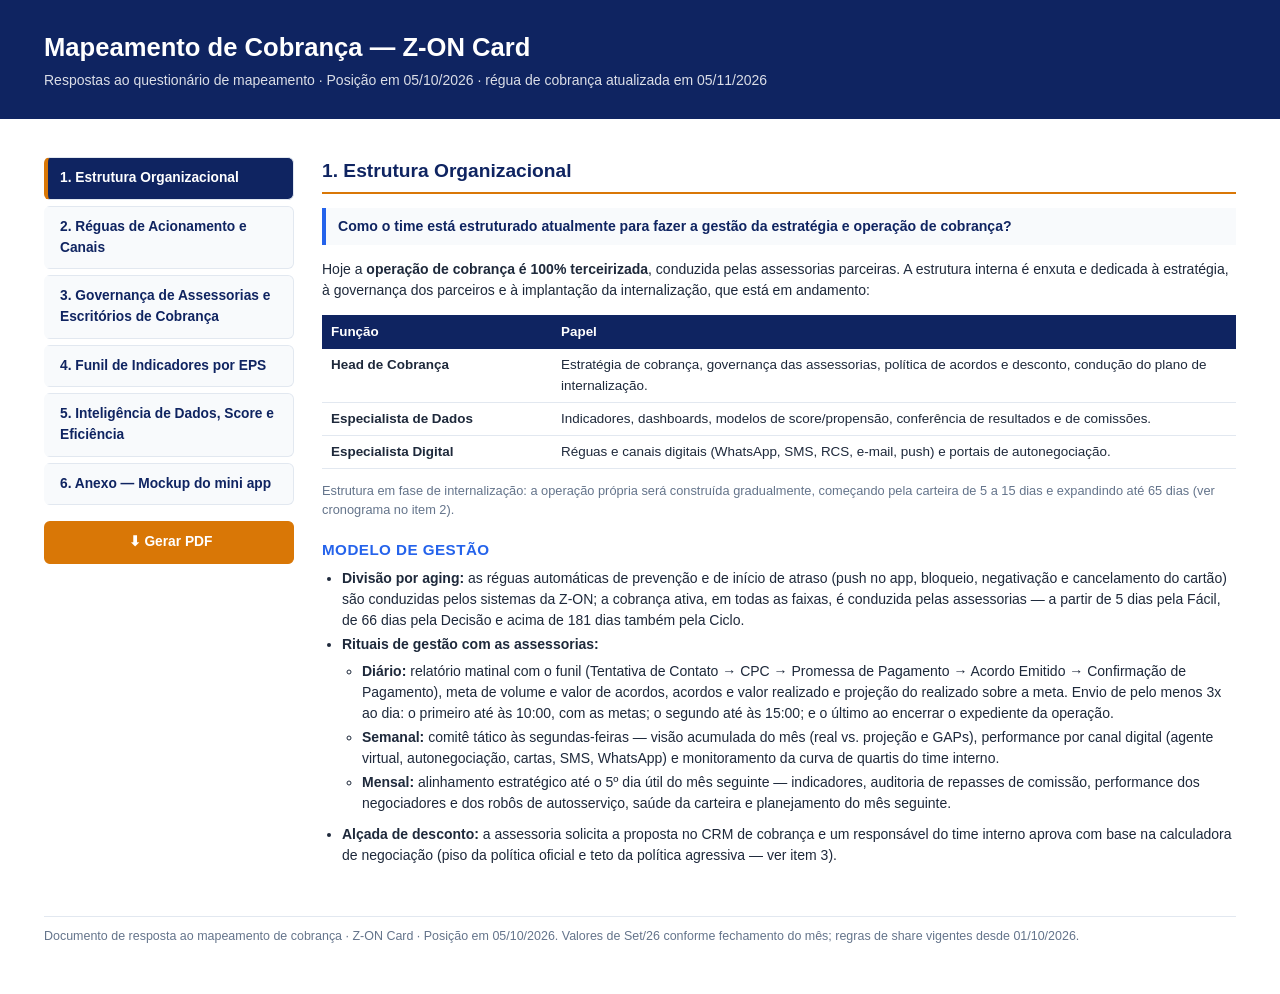
<file: projeto-performance-rpe.html>
<!DOCTYPE html>
<html lang="pt-BR">
<head>
<meta charset="UTF-8">
<meta name="viewport" content="width=device-width, initial-scale=1">
<title>Mapeamento de Cobrança — Z-ON Card</title>
<style>
  :root{--navy:#0F2461;--blue:#2563EB;--gold:#D97706;--ink:#1E293B;--muted:#64748B;--line:#E2E8F0;--soft:#F8FAFC;--warn-bg:#FEF3C7;--warn-line:#F59E0B;}
  *{box-sizing:border-box}
  body{margin:0;font-family:'Segoe UI',Arial,sans-serif;color:var(--ink);background:#fff;line-height:1.5;font-size:14px}
  .wrap{max-width:1240px;margin:0 auto;padding:0 24px 48px}
  header.top{background:var(--navy);color:#fff;padding:28px 0;margin-bottom:24px}
  header.top .wrap{padding-bottom:0}
  header.top h1{margin:0 0 4px;font-size:1.6rem}
  header.top p{margin:0;opacity:.85}
  h2{color:var(--navy);font-size:1.2rem;border-bottom:2px solid var(--gold);padding-bottom:6px;margin:34px 0 14px}
  h3{color:var(--blue);font-size:.95rem;margin:20px 0 6px;text-transform:uppercase;letter-spacing:.03em}
  .q{background:var(--soft);border-left:4px solid var(--blue);padding:8px 12px;margin:14px 0 8px;font-weight:600;color:var(--navy);font-size:.88rem}
  table{width:100%;border-collapse:collapse;margin:8px 0 12px;font-size:.84rem}
  th{background:var(--navy);color:#fff;text-align:left;padding:7px 9px;font-weight:600}
  td{border-bottom:1px solid var(--line);padding:6px 9px;vertical-align:top}
  td.n,th.n{text-align:right;font-variant-numeric:tabular-nums}
  tr.marco td{background:#EFF6FF;font-weight:600}
  .pendente{background:var(--warn-bg);border:1px dashed var(--warn-line);padding:2px 6px;border-radius:4px}
  .box-pend{background:var(--warn-bg);border-left:4px solid var(--warn-line);padding:10px 14px;margin:10px 0;border-radius:4px}
  .nota{color:var(--muted);font-size:.8rem;margin:4px 0 10px}
  ul{margin:6px 0 10px 20px;padding:0} li{margin-bottom:3px}
  .aviso-tela{background:#FEE2E2;border:1px solid #FCA5A5;color:#7F1D1D;padding:12px 16px;margin:16px 0;border-radius:6px;font-size:.88rem}
  .grid2{display:grid;grid-template-columns:1fr 1fr;gap:14px}
  .card{border:1px solid var(--line);border-radius:8px;padding:10px 14px}
  .card b{color:var(--navy)}
  footer{margin-top:40px;color:var(--muted);font-size:.78rem;border-top:1px solid var(--line);padding-top:10px}
  .layout{display:flex;gap:28px;align-items:flex-start}
  .menu{position:sticky;top:16px;flex:0 0 250px;display:flex;flex-direction:column;gap:6px;margin-top:14px}
  .menu button{font:inherit;text-align:left;cursor:pointer;background:var(--soft);border:1px solid var(--line);border-left:4px solid transparent;color:var(--navy);padding:10px 12px;border-radius:6px;font-weight:600;font-size:.86rem}
  .menu button:hover{border-left-color:var(--gold)}
  .menu button.on{background:var(--navy);color:#fff;border-left-color:var(--gold)}
  .menu .btn-pdf{margin-top:10px;background:var(--gold);border-color:var(--gold);color:#fff;text-align:center}
  .menu .btn-pdf:hover{filter:brightness(.92);border-left-color:var(--gold)}
  main{flex:1;min-width:0}
  .sec{display:none} .sec.on{display:block}
  .sec>h2:first-child{margin-top:14px}
  @media (max-width:820px){.layout{flex-direction:column}.menu{position:static;flex:none;width:100%;flex-direction:row;flex-wrap:wrap}}
  @media print{
    .menu{display:none} .layout{display:block} .sec{display:block!important} #s6{display:none!important}
    .aviso-tela{display:none}
    body{font-size:12px}
    header.top{-webkit-print-color-adjust:exact;print-color-adjust:exact}
    th,tr.marco td,.pendente,.box-pend,.q{-webkit-print-color-adjust:exact;print-color-adjust:exact}
    h2{page-break-after:avoid} table,.card{page-break-inside:avoid}
    @page{size:A4;margin:14mm}
  }
  @media (max-width:640px){.grid2{grid-template-columns:1fr}}
</style>
</head>
<body>

<header class="top"><div class="wrap">
  <h1>Mapeamento de Cobrança — Z-ON Card</h1>
  <p>Respostas ao questionário de mapeamento · Posição em 05/10/2026 · régua de cobrança atualizada em 05/11/2026</p>
</div></header>

<div class="wrap">


<div class="layout">
<nav class="menu"><button data-s="s1">1. Estrutura Organizacional</button><button data-s="s2">2. Réguas de Acionamento e Canais</button><button data-s="s3">3. Governança de Assessorias e Escritórios de Cobrança</button><button data-s="s4">4. Funil de Indicadores por EPS</button><button data-s="s5">5. Inteligência de Dados, Score e Eficiência</button><button data-s="s6">6. Anexo — Mockup do mini app</button><button type="button" class="btn-pdf" onclick="window.print()">⬇ Gerar PDF</button></nav>
<main>
<section class="sec" id="s1">
<h2>1. Estrutura Organizacional</h2>
<div class="q">Como o time está estruturado atualmente para fazer a gestão da estratégia e operação de cobrança?</div>
<p>Hoje a <b>operação de cobrança é 100% terceirizada</b>, conduzida pelas assessorias parceiras. A estrutura interna é enxuta e dedicada à estratégia, à governança dos parceiros e à implantação da internalização, que está em andamento:</p>
<table>
  <tr><th style="width:230px">Função</th><th>Papel</th></tr>
  <tr><td><b>Head de Cobrança</b></td><td>Estratégia de cobrança, governança das assessorias, política de acordos e desconto, condução do plano de internalização.</td></tr>
  <tr><td><b>Especialista de Dados</b></td><td>Indicadores, dashboards, modelos de score/propensão, conferência de resultados e de comissões.</td></tr>
  <tr><td><b>Especialista Digital</b></td><td>Réguas e canais digitais (WhatsApp, SMS, RCS, e-mail, push) e portais de autonegociação.</td></tr>
</table>
<p class="nota">Estrutura em fase de internalização: a operação própria será construída gradualmente, começando pela carteira de 5 a 15 dias e expandindo até 65 dias (ver cronograma no item 2).</p>
<h3>Modelo de gestão</h3>
<ul>
  <li><b>Divisão por aging:</b> as réguas automáticas de prevenção e de início de atraso (push no app, bloqueio, negativação e cancelamento do cartão) são conduzidas pelos sistemas da Z-ON; a cobrança ativa, em todas as faixas, é conduzida pelas assessorias — a partir de 5 dias pela Fácil, de 66 dias pela Decisão e acima de 181 dias também pela Ciclo.</li>
  <li><b>Rituais de gestão com as assessorias:</b>
    <ul>
      <li><b>Diário:</b> relatório matinal com o funil (Tentativa de Contato → CPC → Promessa de Pagamento → Acordo Emitido → Confirmação de Pagamento), meta de volume e valor de acordos, acordos e valor realizado e projeção do realizado sobre a meta. Envio de pelo menos 3x ao dia: o primeiro até às 10:00, com as metas; o segundo até às 15:00; e o último ao encerrar o expediente da operação.</li>
      <li><b>Semanal:</b> comitê tático às segundas-feiras — visão acumulada do mês (real vs. projeção e GAPs), performance por canal digital (agente virtual, autonegociação, cartas, SMS, WhatsApp) e monitoramento da curva de quartis do time interno.</li>
      <li><b>Mensal:</b> alinhamento estratégico até o 5º dia útil do mês seguinte — indicadores, auditoria de repasses de comissão, performance dos negociadores e dos robôs de autosserviço, saúde da carteira e planejamento do mês seguinte.</li>
    </ul>
  </li>
  <li><b>Alçada de desconto:</b> a assessoria solicita a proposta no CRM de cobrança e um responsável do time interno aprova com base na calculadora de negociação (piso da política oficial e teto da política agressiva — ver item 3).</li>
</ul>

</section>
<section class="sec" id="s2">
<h2>2. Réguas de Acionamento e Canais</h2>
<div class="q">Régua de comunicação e canais utilizados para abordar o cliente devedor ao longo do tempo, da prevenção à recuperação.</div>
<h3>Régua vigente</h3>
<table>
  <tr><th style="width:110px">Dias de atraso</th><th>Ação</th><th style="width:210px">Responsável</th></tr>
  <tr><td>Em dia</td><td>Push durante 10 dias antes do vencimento</td><td>Interno</td></tr>
  <tr><td>01 a 04</td><td>Push incentivando o pagamento no app do cartão</td><td>Interno</td></tr>
  <tr class="marco"><td>05</td><td>Bloqueio do cartão</td><td>Interno</td></tr>
  <tr><td>05 a 30</td><td>Acionamento via assessoria de cobrança</td><td>Fácil</td></tr>
  <tr class="marco"><td>31</td><td>Negativação (SPC)</td><td>SPC</td></tr>
  <tr class="marco"><td>41</td><td>Negativação (Boa Vista / BVS)</td><td>Boa Vista</td></tr>
  <tr class="marco"><td>41</td><td>Notificação alinhada com a Fácil: reforço da negativação</td><td>Fácil</td></tr>
  <tr class="marco"><td>51</td><td>Notificação alinhada com a Fácil: reforço de um pré-cancelamento do cartão</td><td>Fácil</td></tr>
  <tr class="marco"><td>64</td><td>Notificação alinhada com a Fácil: iminência de cancelamento do cartão (cancelamento aos 65)</td><td>Fácil</td></tr>
  <tr><td>31 a 64</td><td>Acionamento via assessoria de cobrança</td><td>Fácil</td></tr>
  <tr class="marco"><td>65</td><td>Cancelamento do cartão</td><td>Interno</td></tr>
  <tr><td>66 a 180</td><td>Acionamento via assessoria de cobrança</td><td>Fácil e Decisão</td></tr>
  <tr class="marco"><td>181</td><td>Considerado prejuízo</td><td>—</td></tr>
  <tr><td>Acima de 181</td><td>Acionamento via assessoria de cobrança</td><td>Fácil, Decisão e Ciclo</td></tr>
</table>
<h3>Régua digital em implantação (desejada)</h3>
<p>Do dia 5 ao 64 a comunicação passa a ser conduzida internamente, de forma digital, apontando o cliente para o portal de autonegociação; as assessorias concentram-se a partir de 65 dias.</p>
<table>
  <tr><th style="width:110px">Dias de atraso</th><th>Ação</th><th style="width:210px">Responsável</th></tr>
  <tr><td>05 a 15</td><td>Push para o portal + comunicação sobre possível negativação</td><td>Interno</td></tr>
  <tr class="marco"><td>16</td><td>Notificação de pré-negativação (SPC)</td><td>SPC</td></tr>
  <tr><td>16 a 30</td><td>Push para o portal + comunicação sobre possível negativação</td><td>Interno</td></tr>
  <tr class="marco"><td>31</td><td>Negativação (SPC)</td><td>SPC</td></tr>
  <tr class="marco"><td>41</td><td>Negativação (Boa Vista / BVS)</td><td>Boa Vista</td></tr>
  <tr><td>31 a 45</td><td>Push para o portal + comunicação de nome negativado</td><td>Interno</td></tr>
  <tr><td>46 a 64</td><td>Push para o portal + comunicação da iminência de cancelamento</td><td>Interno</td></tr>
  <tr class="marco"><td>65</td><td>Cancelamento do cartão</td><td>Interno</td></tr>
  <tr><td>66 em diante</td><td>Comunicação via assessorias (mesma divisão por aging acima)</td><td>Decisão / Fácil / Ciclo</td></tr>
</table>
<p class="nota">Cronograma planejado: primeiros disparos digitais em Out/26 na carteira de 05 a 15 dias, com expansão gradual da janela (05–30 em Dez/26, 05–45 em Jan/27 e 05–65 em Fev/27).</p>

<h3>Canais utilizados</h3>
<p>Push no app do cartão, WhatsApp, SMS, RCS, e-mail, ligação telefônica, cartas e notificações de negativação (SPC/Boa Vista). Em Set/26 (01 a 30/09) a operação registrou <b>600.342 acionamentos</b>, dos quais <b>90,3% por canais digitais</b> (WhatsApp 280.671 · SMS 178.973 · e-mail 56.154 · RCS 26.112).</p>

<div class="q">Portal e canais digitais: funcionalidades de negociação disponíveis e representatividade do canal digital nos acordos.</div>
<table>
  <tr><th style="width:210px">Frente</th><th>Descrição</th><th style="width:170px">Status</th></tr>
  <tr><td>Acordo Online (portal de autonegociação)</td><td>Portal de autonegociação para o cliente, integrado ao CRM de cobrança e à processadora do cartão.</td><td>Em implantação</td></tr>
  <tr><td>Central de Negociação Z-ON Card (SmartNX)</td><td>WhatsApp com Meta Flows (mini app dentro do WhatsApp) como base da negociação, com agente de IA negociadora e régua de cobrança digital.</td><td>Em implantação</td></tr>
  <tr><td>Serasa Limpa Nome</td><td>Portal de autonegociação via Serasa, modelo de fee de sucesso, com foco na carteira acima de 65 dias.</td><td>Em implantação</td></tr>
  <tr><td>App do cartão</td><td>Push de prevenção e de incentivo ao pagamento.</td><td>Ativo</td></tr>
</table>
<p>O app do cartão hoje <b>não possui funcionalidade de negociação de dívida</b>. Ele permite ao cliente pagar a fatura à vista, parcelar a fatura, pagar o valor mínimo ou antecipar compras futuras e parcelar o total. A negociação digital está sendo construída em um <b>mini app (Meta Flows) dentro do WhatsApp</b>, que será usado para iniciar a internalização da faixa curta de atraso.</p>

<div class="q">Scripts e roteiros de abordagem (canais humanos e digitais).</div>
<p>Anexo: <a href="#s6" onclick="document.querySelector('[data-s=s6]').click();return false">mockup navegável do mini app de negociação (Meta Flows) no WhatsApp</a>, que representa o roteiro digital da Central de Negociações Z-ON, com a persona virtual Zaia. Está disponível na versão HTML deste documento, no item 6 do menu, e traz as jornadas de atraso até 65 dias (regularização da fatura) e acima de 65 dias (acordo do valor total), além das telas de exceção. Os valores e dados exibidos são fictícios.</p>

</section>
<section class="sec" id="s3">
<h2>3. Governança de Assessorias e Escritórios de Cobrança</h2>
<div class="q">Quais assessorias têm operação ativa e qual o perfil de cada uma (digital ou tradicional)?</div>
<table>
  <tr><th>Assessoria</th><th>Início / retomada</th><th>Atuação (aging)</th><th class="n">% dos acionamentos por telefone (Set/26)</th><th>Perfil</th></tr>
  <tr><td><b>Fácil</b></td><td>—</td><td>A partir de 5 dias</td><td class="n">4,8%</td><td>Híbrido: cerca de 50% do resultado digital e 50% humano</td></tr>
  <tr><td><b>Decisão</b></td><td>18/08/2026</td><td>A partir de 66 dias</td><td class="n">20,9%</td><td>100% humano, com ferramentas digitais de apoio (não autônomas)</td></tr>
  <tr><td><b>Ciclo</b></td><td>Retomada em 07/08/2026</td><td>Pós-prejuízo (acima de 181 dias)</td><td class="n">58,1%</td><td>Híbrido, nos mesmos moldes da Fácil</td></tr>
</table>
<p class="nota">A coluna de telefone mostra a proporção dos acionamentos registrados como telefônicos em Set/26, usada aqui como indicador do perfil do canal; os demais acionamentos são digitais.</p>

<div class="q">Qual o modelo de governança, considerando segmentação de carteira por aging e distribuição por meritocracia?</div>
<h3>Segmentação por aging — share vigente desde 01/10/2026</h3>
<table>
  <tr><th>Faixa de atraso</th><th class="n">Fácil</th><th class="n">Decisão</th><th class="n">Ciclo</th></tr>
  <tr><td>05 a 65 dias</td><td class="n">100%</td><td class="n">0%</td><td class="n">0%</td></tr>
  <tr><td>66 a 180 dias</td><td class="n">85%</td><td class="n">15%</td><td class="n">0%</td></tr>
  <tr><td>Acima de 181 dias (pós-prejuízo)</td><td class="n">80%</td><td class="n">15%</td><td class="n">5%</td></tr>
</table>
<p class="nota">O share permanece fixo por um ciclo de 3 meses; o ciclo atual começa em out/2026 (out–dez/2026). Os percentuais de distribuição podem ser revistos para balancear o share dos parceiros, a depender da configuração final do ranking trimestral.</p>
<h3>Meritocracia — Perde e Ganha de carteira (trimestral)</h3>
<ul>
  <li>Nas faixas elegíveis (acima de 65 dias), o <b>3º colocado cede 15% do seu estoque</b> sob gestão: 10% repassados ao 1º lugar e 5% ao 2º lugar.</li>
  <li><b>Trava de segurança da âncora:</b> se a Fácil ficar em último lugar, o repasse de estoque fica limitado a um teto de 5% a 7,5% do share geral das faixas elegíveis (a depender do resultado), preservando a estabilidade da maior operação.</li>
  <li>A fatia transferida deve conter amostra proporcional de todas as faixas de atraso, para permitir o trabalho de "segunda perna" na assessoria recebedora.</li>
  <li>A faixa de 5 a 65 dias não é elegível (foco em internalização).</li>
</ul>
<h3>Metas</h3>
<p>Índices de eficiência por faixa de aging geram, de forma ponderada, uma meta geral de eficiência; os índices são convertidos em metas nominais de recuperação (R$) por faixa, cujo somatório define a obrigação de entrega da assessoria.</p>

<div class="q">Qual a política de acordos por aging (prazo, carência, entrada, juros, desconto sobre encargos e sobre principal)?</div>
<p>Fluxo: a assessoria sobe a solicitação de proposta no CRM de cobrança; o time interno aprova usando a calculadora de negociação, comparando o desconto pedido com o <b>piso</b> (política oficial, aprovação automática) e o <b>teto</b> (política agressiva, máximo negociável sem virar exceção) para o aging informado.</p>
<h3>Política oficial (piso — desconto já autorizado)</h3>
<table>
  <tr><th>Dias de atraso</th><th>Fase</th><th class="n">Desconto à vista</th><th class="n">Desconto em 12x</th><th class="n">Desconto sobre mora</th><th class="n">Desconto sobre multa</th></tr>
  <tr><td>5 a 30</td><td>Faturamento (bloqueado)</td><td class="n">0%</td><td class="n">0%</td><td class="n">0%</td><td class="n">0%</td></tr>
  <tr><td>31 a 64</td><td>Faturamento (pré-cancelado)</td><td class="n">0%</td><td class="n">0%</td><td class="n">0%</td><td class="n">0%</td></tr>
  <tr><td>65 a 90</td><td>Início de cobrança</td><td class="n">5%</td><td class="n">5%</td><td class="n">60%</td><td class="n">90%</td></tr>
  <tr><td>91 a 120</td><td>Cobrança ativa</td><td class="n">15%</td><td class="n">11%</td><td class="n">80%</td><td class="n">100%</td></tr>
  <tr><td>121 a 150</td><td>Cobrança ativa</td><td class="n">20%</td><td class="n">14%</td><td class="n">100%</td><td class="n">100%</td></tr>
  <tr><td>151 a 180</td><td>Última janela ativa</td><td class="n">25%</td><td class="n">18%</td><td class="n">100%</td><td class="n">100%</td></tr>
  <tr><td>181 a 240</td><td>Entrada em prejuízo</td><td class="n">40%</td><td class="n">25%</td><td class="n">100%</td><td class="n">100%</td></tr>
  <tr><td>241 a 300</td><td>Prejuízo</td><td class="n">45%</td><td class="n">30%</td><td class="n">100%</td><td class="n">100%</td></tr>
  <tr><td>301 a 360</td><td>Prejuízo</td><td class="n">50%</td><td class="n">35%</td><td class="n">100%</td><td class="n">100%</td></tr>
  <tr><td>361 a 540</td><td>Recovery intensivo</td><td class="n">60%</td><td class="n">45%</td><td class="n">100%</td><td class="n">100%</td></tr>
  <tr><td>541 a 720</td><td>Recovery</td><td class="n">65%</td><td class="n">50%</td><td class="n">100%</td><td class="n">100%</td></tr>
  <tr><td>721 a 1.080</td><td>Atraso severo</td><td class="n">70%</td><td class="n">55%</td><td class="n">100%</td><td class="n">100%</td></tr>
  <tr><td>1.081 a 1.440</td><td>Atraso severo</td><td class="n">75%</td><td class="n">60%</td><td class="n">100%</td><td class="n">100%</td></tr>
  <tr><td>1.441 a 1.800</td><td>Atraso severo</td><td class="n">80%</td><td class="n">70%</td><td class="n">100%</td><td class="n">100%</td></tr>
  <tr><td>Acima de 1.801</td><td>Teto histórico</td><td class="n">90%</td><td class="n">85%</td><td class="n">100%</td><td class="n">100%</td></tr>
</table>
<h3>Política agressiva (teto — máximo negociável)</h3>
<table>
  <tr><th>Dias de atraso</th><th class="n">Desconto máx. sobre principal</th><th class="n">Desconto máx. sobre mora</th><th class="n">Desconto máx. sobre multa</th></tr>
  <tr><td>0 a 4</td><td class="n">0%</td><td class="n">0%</td><td class="n">0%</td></tr>
  <tr><td>5 a 30</td><td class="n">0%</td><td class="n">30%</td><td class="n">50%</td></tr>
  <tr><td>31 a 60</td><td class="n">0%</td><td class="n">50%</td><td class="n">80%</td></tr>
  <tr><td>61 a 90</td><td class="n">15%</td><td class="n">60%</td><td class="n">90%</td></tr>
  <tr><td>91 a 120</td><td class="n">30%</td><td class="n">80%</td><td class="n">100%</td></tr>
  <tr><td>121 a 150</td><td class="n">45%</td><td class="n">100%</td><td class="n">100%</td></tr>
  <tr><td>151 a 180</td><td class="n">50%</td><td class="n">100%</td><td class="n">100%</td></tr>
  <tr><td>181 a 210</td><td class="n">60%</td><td class="n">100%</td><td class="n">100%</td></tr>
  <tr><td>211 a 300</td><td class="n">75%</td><td class="n">100%</td><td class="n">100%</td></tr>
  <tr><td>301 a 360</td><td class="n">85%</td><td class="n">100%</td><td class="n">100%</td></tr>
  <tr><td>Acima de 361</td><td class="n">90%</td><td class="n">100%</td><td class="n">100%</td></tr>
</table>
<p class="nota">Escalonamento por número de parcelas: à vista valem o piso e o teto da faixa; de 2 a 12 parcelas piso e teto reduzem-se linearmente, chegando a 12x ao percentual de parcelamento definido na política.</p>
<p>Para atrasos acima de 65 dias, prazo, carência, entrada e juros dos acordos seguem a política parametrizada no sistema de cobrança (CobranSaaS), que é a referência vigente para as assessorias.</p>

<div class="q">Qual a remuneração dos escritórios (canal, aging, acordo novo ou colchão)?</div>
<table>
  <tr><th>Faixa</th><th>Intervalo</th><th class="n">Comissão base</th></tr>
  <tr><td>B</td><td>1 a 30 dias</td><td class="n">2,5%</td></tr>
  <tr><td>C</td><td>31 a 65 dias</td><td class="n">6,5%</td></tr>
  <tr><td>D</td><td>66 a 90 dias</td><td class="n">9,5%</td></tr>
  <tr><td>E</td><td>91 a 120 dias</td><td class="n">12%</td></tr>
  <tr><td>F</td><td>121 a 150 dias</td><td class="n">13,5%</td></tr>
  <tr><td>G</td><td>151 a 180 dias</td><td class="n">16%</td></tr>
  <tr><td>H</td><td>181 a 360 dias</td><td class="n">18%</td></tr>
  <tr><td>I</td><td>361 a 720 dias</td><td class="n">22,5%</td></tr>
  <tr><td>J</td><td>721 a 1.080 dias</td><td class="n">25%</td></tr>
  <tr><td>K</td><td>1.081 a 1.440 dias</td><td class="n">28%</td></tr>
  <tr><td>L</td><td>1.441 a 1.800 dias</td><td class="n">32%</td></tr>
  <tr><td>M</td><td>Acima de 1.801 dias</td><td class="n">40%</td></tr>
</table>
<p class="nota">Comissão base sobre o valor recuperado, por aging do contrato (100% da meta). A comissão é calculada pelo aging do acordo no sistema de cobrança.</p>
<h3>Comissionamento por tipo de atribuição</h3>
<ul>
  <li><b>Direto:</b> recebe 100% da comissão conforme tabela.</li>
  <li><b>Indireto com CPC (últimos 5 dias):</b> recebe um percentual "X" da comissão conforme a tabela.</li>
  <li><b>Indireto sem CPC (últimos 3 dias):</b> recebe um percentual "Y" da comissão conforme a tabela.</li>
</ul>
<p class="nota">Percentuais "X" e "Y" a definir quando houver a entrada do Serasa Limpa Nome.</p>
<p>A remuneração das assessorias é <b>por sucesso</b>: comissão sobre o valor efetivamente recuperado, conforme a tabela acima.</p>

<div class="q">Quais as regras de bônus e/ou penalizações (qualidade, taxa de efetividade)?</div>
<h3>Premiação por ranking</h3>
<table>
  <tr><th>Premiação</th><th>Posição</th><th class="n">Base de ranking</th><th class="n">Turbinado</th><th class="n">Turbinado Plus</th></tr>
  <tr><td rowspan="3">Mensal</td><td>1º</td><td class="n">R$ 5.000</td><td class="n">R$ 7.000</td><td class="n">R$ 10.000</td></tr>
  <tr><td>2º</td><td class="n">R$ 2.500</td><td class="n">R$ 4.500</td><td class="n">R$ 7.000</td></tr>
  <tr><td>3º</td><td class="n">R$ 0</td><td class="n">R$ 1.000</td><td class="n">R$ 3.000</td></tr>
  <tr><td rowspan="3">Trimestral</td><td>1º</td><td class="n">R$ 10.000</td><td class="n">R$ 15.000</td><td class="n">R$ 20.000</td></tr>
  <tr><td>2º</td><td class="n">R$ 5.000</td><td class="n">R$ 7.000</td><td class="n">R$ 10.000</td></tr>
  <tr><td>3º</td><td class="n">R$ 0</td><td class="n">R$ 3.000</td><td class="n">R$ 5.000</td></tr>
</table>
<ul>
  <li><b>Base de ranking:</b> atingir 90% do ICM Geral + 90% do ICM de Prejuízo.</li>
  <li><b>Turbinado:</b> atingir &gt; 100% do ICM Geral + &gt; 100% do ICM de Prejuízo.</li>
  <li><b>Turbinado Plus:</b> atingir &gt; 120% do ICM Geral + &gt; 120% do ICM de Prejuízo.</li>
  <li><b>Trava mínima de elegibilidade:</b> mínimo de 90% de ICM Global para liberação de qualquer prêmio base de ranking.</li>
  <li><b>Bônus extra de prejuízo (mensal, acumulativo):</b> se a assessoria bater a meta geral do mês e a meta do bloco pós-prejuízo (&gt; 180 dias): 1º lugar R$ 2.000 e 2º lugar R$ 1.000.</li>
  <li><b>Forma de pagamento:</b> via Nota Fiscal do comissionamento variável da assessoria, sem lançamento à parte.</li>
  <li><b>Repasse à equipe:</b> premiação mensal — de 30% a 50% da premiação para a equipe responsável pelo resultado da carteira e áreas de apoio (à escolha da assessoria); premiação trimestral — sem exigência de repasse mínimo. Prestação de contas em até 15 dias após o recebimento, com envio dos comprovantes de repasse da premiação mensal.</li>
</ul>
<p><b>Penalizações:</b> por ora não há ônus para as assessorias, apenas bônus por atingimento de ICM, conforme o novo BSC (premiação acima).</p>

</section>
<section class="sec" id="s4">
<h2>4. Funil de Indicadores por EPS</h2>
<div class="q">Funil operacional por parceiro de cobrança.</div>
<table>
  <tr><th>Etapa</th><th>Definição</th></tr>
  <tr><td>Mailing total</td><td>CPFs disponibilizados/sob gestão da assessoria na carteira do período.</td></tr>
  <tr><td>Clientes acionados</td><td>CPFs com ao menos um acionamento da assessoria no período.</td></tr>
  <tr><td>CPC</td><td>Contato com a pessoa certa (taxa de localização e contato efetivo).</td></tr>
  <tr><td>Promessas de pagamento</td><td>Conversão de atendimentos em promessa/acordo.</td></tr>
  <tr><td>Cumprimento e liquidação</td><td>Percentual de acordos pagos (efetividade da entrada, vencido × pago).</td></tr>
</table>
<h3>Set/26 (01 a 30/09) — mailing e acionados por assessoria</h3>
<table>
  <tr><th>Assessoria</th><th class="n">Mailing (CPFs)</th><th class="n">Acionados</th><th class="n">% acionados</th><th class="n">Acionamentos</th><th class="n">Acionamentos por CPF</th></tr>
  <tr><td>Fácil</td><td class="n">66.951</td><td class="n">64.370</td><td class="n">96,1%</td><td class="n">515.201</td><td class="n">7,7</td></tr>
  <tr><td>Decisão</td><td class="n">2.421</td><td class="n">2.389</td><td class="n">98,7%</td><td class="n">35.305</td><td class="n">14,6</td></tr>
  <tr><td>Ciclo</td><td class="n">1.815</td><td class="n">1.794</td><td class="n">98,8%</td><td class="n">40.199</td><td class="n">22,1</td></tr>
</table>
<p>Os dados de CPC, promessas e cumprimento por assessoria dos últimos 6 meses não foram enviados porque o modelo de múltiplos parceiros começou em setembro/2026: até então a Fácil era a única assessoria, o que não oferece base de comparação e tornaria o envio pouco útil.</p>
<p>O dashboard poderá ser compartilhado por exportação ou prints dos painéis, não por acesso direto: as versões web exigem login individual e algumas abas contêm dados de clientes.</p>

</section>
<section class="sec" id="s5">
<h2>5. Inteligência de Dados, Score e Eficiência</h2>
<div class="q">Há processo de higienização de base e enriquecimento cadastral?</div>
<ul>
  <li><b>Atualização da base:</b> a carteira é carregada e conferida diariamente (retrato do dia) a partir do sistema de cobrança.</li>
  <li><b>Telefones:</b> campo de telefones (um ou mais por CPF) na carteira; cobertura de aproximadamente <b>62% dos clientes</b> (41.710 de 67.335, medição de 28/08/2026).</li>
  <li><b>Cadastro ampliado:</b> desde 08/09/2026 a carteira passou a trazer e-mail, data de nascimento, endereço, CEP e bairro.</li>
  <li><b>Cruzamentos:</b> identificação de colaboradores na carteira (cruzamento com a base de RH, apenas por CPF) e análise de coincidência de cadastro (telefone, e-mail ou endereço repetidos entre CPFs diferentes) como apoio à prevenção de fraude.</li>
</ul>
<p><b>Enriquecimento:</b> é feito pelas próprias assessorias. Hoje não medimos o percentual de contatos válidos (telefones e e-mails); o indicador será construído junto com a internalização.</p>

<div class="q">Há estratégia de segmentação usando modelos de propensão?</div>
<table>
  <tr><th style="width:190px">Modelo</th><th>Objetivo e método</th></tr>
  <tr><td>Collection Score</td><td>Probabilidade de a carteira converter em acordo, convertida em percentil 0–100 e em bandas A–D (regressão logística sobre perfil cadastral e financeiro; deliberadamente sem variáveis de atraso, para não duplicar a segmentação por aging).</td></tr>
  <tr><td>Propensão de Pagamento (30 dias)</td><td>Probabilidade de pagamento nos próximos 30 dias, com base no histórico real de pagamentos (recência, frequência, ticket e atraso médio), em bandas A–D (gradient boosting; validação fora do período com AUC ≈ 0,81).</td></tr>
</table>
<p>Os dois modelos têm acompanhamento de calibração por coorte (esperado × realizado em 30 dias); as primeiras coortes maduras foram resolvidas em out/2026. As bandas estão disponíveis em lista priorizada no dashboard de carteira.</p>
<p>Os modelos são <b>desenvolvidos internamente</b> e rodam dentro do dashboard de carteira, que é consultado com frequência pelas assessorias. A carteira é recarregada diariamente e cada CPF recebe seu percentil e sua banda; as assessorias acessam a lista priorizada por banda no próprio dashboard.</p>

<div class="q">Qual o custo de cobrança por canal de acionamento?</div>
<p>Ainda não existe custo por canal apurado: como a operação é 100% terceirizada, o custo de cobrança é a remuneração das assessorias por comissão sobre o valor recuperado (ver item 3), sem custo direto de canal para a Z-ON. O custo por canal passará a ser medido à medida que a estrutura interna e a régua digital (WhatsApp, SMS, RCS, e-mail) entrarem em operação.</p>
<h3>IEC das assessorias — janeiro a setembro/2026</h3>
<p>Como referência de custo da operação terceirizada, o <b>IEC (Índice de Eficiência de Custo)</b> de cada assessoria é a comissão paga sobre o valor recuperado por ela no mês. Quanto menor, mais eficiente.</p>
<table>
  <tr><th>Mês</th><th class="n">Fácil</th><th class="n">Decisão</th><th class="n">Ciclo</th><th class="n">Total assessorias</th></tr>
  <tr><td>Jan/26</td><td class="n">4,15%</td><td class="n">—</td><td class="n">17,32%</td><td class="n">4,22%</td></tr>
  <tr><td>Fev/26</td><td class="n">4,02%</td><td class="n">—</td><td class="n">17,45%</td><td class="n">4,09%</td></tr>
  <tr><td>Mar/26</td><td class="n">3,89%</td><td class="n">—</td><td class="n">17,54%</td><td class="n">3,98%</td></tr>
  <tr><td>Abr/26</td><td class="n">4,11%</td><td class="n">—</td><td class="n">18,23%</td><td class="n">4,21%</td></tr>
  <tr><td>Mai/26</td><td class="n">4,23%</td><td class="n">—</td><td class="n">17,08%</td><td class="n">4,30%</td></tr>
  <tr><td>Jun/26</td><td class="n">4,67%</td><td class="n">—</td><td class="n">16,62%</td><td class="n">4,68%</td></tr>
  <tr><td>Jul/26</td><td class="n">4,68%</td><td class="n">—</td><td class="n">—</td><td class="n">4,68%</td></tr>
  <tr><td>Ago/26</td><td class="n">5,01%</td><td class="n">15,75%</td><td class="n">20,03%</td><td class="n">5,06%</td></tr>
  <tr><td>Set/26</td><td class="n">5,20%</td><td class="n">16,68%</td><td class="n">19,48%</td><td class="n">5,36%</td></tr>
</table>
<p class="nota">IEC = comissão ÷ valor recuperado pela assessoria no mês. Considera só a comissão base; não inclui a premiação por ranking. Os valores não são comparáveis diretamente entre as assessorias, porque cada uma cuida de uma fase de atraso diferente e a comissão cresce com a idade da dívida (de 2,5% na faixa de 1 a 30 dias a 40% acima de 1.801 dias).</p>
<h3>Como ler o IEC de cada assessoria</h3>
<ul>
  <li><b>Fácil — IEC menor:</b> atua desde os 5 dias de atraso e cobre todas as fases. Como a maior parte do que recupera está em dívidas recentes, onde a comissão é de 2,5% a 9,5%, o IEC médio fica mais baixo. A alta ao longo do ano acompanha o envelhecimento da carteira, que passou a pesar mais nas faixas de comissão maior.</li>
  <li><b>Decisão — IEC maior por desenho:</b> atua apenas a partir de 66 dias de atraso, onde a comissão varia de 9,5% a 40%. Não recebe a carteira de curto prazo, que é a de menor custo.</li>
  <li><b>Ciclo — IEC maior por desenho:</b> atua só na carteira pós-prejuízo, acima de 181 dias, onde a comissão varia de 18% a 40%. É a fase de recuperação mais difícil e de menor taxa de recuperação sobre a carteira.</li>
</ul>
<p class="nota">Por isso a comparação justa entre assessorias é feita por faixa de atraso, não pelo IEC consolidado. A Decisão atua desde 18/08/2026 e a Ciclo foi retomada em 07/08/2026, sem operação em julho.</p>
<p class="nota">Como referência de eficiência, o indicador acompanhado hoje é o IEC (investimento total ÷ recuperação do mês), com meta abaixo de 5,9%.</p>

<div class="q">Dashboards utilizados para gestão da operação de cobrança.</div>
<table>
  <tr><th style="width:230px">Painel</th><th>Uso</th></tr>
  <tr><td>KPIs de recuperação</td><td>Resultado geral, recuperação por dia útil e por faixa, carteira e fases, matriz de eficiência, performance de vencimentos, vencimentário e efetividade de acordos, produtividade e comparativo das assessorias.</td></tr>
  <tr><td>Carteira e acionamentos</td><td>Composição da carteira, cobertura de acionamentos por assessoria, frequência e canal, Collection Score e propensão (lista priorizada e esperado × realizado).</td></tr>
  <tr><td>Governança da cobrança</td><td>Política de desconto, régua, regras de assessorias (comissão, share, premiação, rituais), fornecedores e saúde financeira.</td></tr>
  <tr><td>Power BI (A2M)</td><td>Dashboards de cobrança e de outras áreas.</td></tr>
</table>

</section>
<section class="sec" id="s6">
<h2>6. Anexo — Mockup do mini app (WhatsApp Flows)</h2>
<div class="q">Mockup navegável da jornada de negociação digital.</div>
<p>Use o painel à direita do celular para escolher a jornada (atraso até 65 dias ou acima de 65 dias), alternar entre ativa e receptiva e saltar entre as telas. Todos os dados exibidos são fictícios.</p>
<iframe id="mockup" title="Mockup do mini app" style="width:100%;height:880px;border:1px solid var(--line);border-radius:8px"></iframe>
</section>
</main>
</div>

<footer>Documento de resposta ao mapeamento de cobrança · Z-ON Card · Posição em 05/10/2026. Valores de Set/26 conforme fechamento do mês; regras de share vigentes desde 01/10/2026.</footer>
</div>
<script>
(function(){
  var btns=[].slice.call(document.querySelectorAll('.menu button[data-s]')),secs=[].slice.call(document.querySelectorAll('.sec'));
  function show(id){
    if(!document.getElementById(id))id='s1';
    secs.forEach(function(x){x.classList.toggle('on',x.id===id)});
    btns.forEach(function(b){b.classList.toggle('on',b.dataset.s===id)});
    window.scrollTo(0,0);
  }
  btns.forEach(function(b){b.addEventListener('click',function(){show(b.dataset.s);try{history.replaceState(null,'','#'+b.dataset.s)}catch(e){}})});
  show(location.hash.slice(1));
})();
</script>
<script>
(function(){var D="[base64]/[base64]/KVwqL2csIjxiPiQxPC9iPiIpDQogICAgKyc8c3BhbiBjbGFzcz0idHNwYWNlIj7CoDwvc3Bhbj4nDQogICAgKyc8c3BhbiBjbGFzcz0idCI+JysobS50aW1lfHxub3coKSkrKG0ubWU/[base64]/[base64]/[base64]/In1dfSwNCiAge3Q6InZhbG9yIGRlIGVudHJhZGEgKG7Dum1lcm8pIiwNCiAgIHJlOi9eXHMqcj9cJD9ccypcZHsyLDR9KFsuLF1cZHsxLDJ9KT9ccyoocmVhaXN8Y29udG98cGlsYSk/[base64]/[base64]/[base64]/[base64]/[base64]/[base64]/[base64]/[base64]/[base64]/[base64]/[base64]/[base64]/[base64]/[base64]/[base64]/[base64]/[base64]/[base64]/[base64]/cGFyY2VsYXNMYWJlbChjLm4pOiIiKQ0KICB9W0NPTkRfSURdOw0KICB2YXIgdmFsb3JBZ29yYT0oaXNGYXR1cmF8fGMuYXZpc3RhKT8oYy5hdmlzdGE/[base64]/[base64]/[base64]/[base64]/[base64]/[base64]/[base64]/[base64]/[base64]/[base64]",loaded=false;
function load(){if(loaded)return;loaded=true;var b=Uint8Array.from(atob(D),function(c){return c.charCodeAt(0)});document.getElementById("mockup").srcdoc=new TextDecoder("utf-8").decode(b)}
document.querySelector('[data-s=s6]').addEventListener("click",load);
if(location.hash==="#s6")load();})();
</script>
</body>
</html>
</file>
<file: style.css>
/*
  TEMPLATE BASE — sistema de design padrão dos dashboards.
  Ver references/design-system.md para a explicação completa de cada token
  e componente antes de usar este arquivo como ponto de partida.

  AO ADAPTAR PARA UM NOVO CLIENTE/PROJETO:
  - Troque APENAS os 6 tokens de marca abaixo (--brand-*) pela paleta do
    cliente. Se o cliente não tiver uma paleta definida, mantenha estes
    valores (são o padrão-base).
  - NÃO altere --series-*, --status-*, --delta-*, --surface-*, --ink-*,
    --gridline nem --baseline — são neutros/semânticos e devem continuar
    iguais em todos os dashboards para manter a identidade consistente.
  - NÃO altere a estrutura dos componentes (kpi-card, chart-card,
    table-card, tab-nav, etc.) nem o modo escuro — só a paleta de marca.
*/
:root {
  --brand-navy:       #0F2461;
  --brand-navy-mid:   #1B3C8C;
  --brand-blue:       #2563EB;
  --brand-blue-light: #3B82F6;
  --brand-gold:       #D97706;
  --brand-gold-light: #F59E0B;

  --series-1: #2a78d6;
  --series-2: #008300;
  --series-3: #eda100;
  --series-4: #e87ba4;
  --series-5: #1baf7a;
  --series-6: #eb6834;

  --status-good:    #0ca30c;
  --status-warning: #D97706;
  --status-muted:   #898781;
  --delta-pos:      #006300;
  --delta-neg:      #B91C1C;

  --surface:       #F1F5F9;
  --surface-card:  #FFFFFF;
  --surface-chart: #fcfcfb;

  --ink-primary:   #0b0b0b;
  --ink-secondary: #52514e;
  --ink-muted:     #898781;
  --gridline:      #e1e0d9;
  --baseline:      #c3c2b7;
}

*, *::before, *::after { box-sizing: border-box; margin: 0; padding: 0; }
button, input, select, textarea { font-family: inherit; }

body {
  font-family: 'Manrope', system-ui, -apple-system, "Segoe UI", sans-serif;
  background: var(--surface);
  color: var(--ink-primary);
  font-size: 14px;
  min-height: 100vh;
}

/* ── FORNECEDORES · DESENHO FUTURO ───────────────────── */
.futuro-card { background: var(--surface-card); border: 1px solid var(--gridline); border-radius: 12px; padding: 20px; margin-top: 14px; }
.futuro-titulo { font-size: 1rem; font-weight: 800; color: var(--ink-primary); }
.futuro-desc { font-size: .8rem; color: var(--ink-secondary); margin: 4px 0 16px; }
.futuro-grid { display: grid; gap: 8px 6px; align-items: center; overflow-x: auto; min-width: 0; }
.futuro-faixa { text-align: center; font-size: .72rem; font-weight: 700; color: var(--ink-secondary); padding-bottom: 6px; border-bottom: 2px solid var(--baseline); }
.futuro-ator { display: flex; flex-direction: column; grid-column: 1; }
.futuro-ator strong { font-size: .85rem; color: var(--ink-primary); }
.futuro-ator span { font-size: .7rem; color: var(--ink-muted); }
.futuro-cel { height: 38px; border-radius: 6px; background: var(--surface); }
.futuro-barra { height: 38px; border-radius: 6px; display: flex; align-items: center; justify-content: center; font-size: .74rem; font-weight: 700; color: #fff; background: var(--cor); z-index: 1; }
.futuro-barra.expansao { background: repeating-linear-gradient(135deg, transparent 0 6px, color-mix(in srgb, var(--cor) 18%, transparent) 6px 12px); border: 2px dashed var(--cor); color: var(--cor); }
.futuro-faixa b { display: block; font-size: 1.15rem; color: var(--brand-blue); margin-top: 2px; }
.futuro-faixa i { display: block; font-size: .62rem; font-style: normal; font-weight: 600; color: var(--ink-muted); }
.futuro-nota { margin-top: 16px; font-size: .72rem; color: var(--ink-muted); border-top: 1px solid var(--gridline); padding-top: 10px; }
.futuro-obs { list-style: none; margin-top: 18px; display: grid; gap: 6px; font-size: .78rem; color: var(--ink-secondary); }
.futuro-dot { display: inline-block; width: 10px; height: 10px; border-radius: 3px; margin-right: 8px; }
@media (max-width: 720px) { .futuro-grid { min-width: 620px; } .futuro-card { overflow-x: auto; } }

/* ── HEADER ─────────────────────────────────────────── */
.header {
  background: var(--brand-navy);
  color: white;
  padding: 11px 28px;
  display: flex;
  align-items: center;
  justify-content: space-between;
  box-shadow: 0 2px 12px rgba(0,0,0,.25);
}
.header-left  { display: flex; align-items: center; gap: 16px; }
.logo         { line-height: 1; }
.logo em      { color: var(--brand-gold); font-style: normal; }
.header-sep   { width: 1px; height: 38px; background: rgba(255,255,255,.25); }
.header-title { font-size: 1rem; font-weight: 600; opacity: .95; letter-spacing: -.01em; }
.header-right { text-align: right; }
.header-update{ font-size: .72rem; opacity: .65; line-height: 1.6; }
.header-update strong { opacity: .9; }

/* ── TAB NAV ─────────────────────────────────────────── */
.tab-nav {
  background: var(--brand-navy);
  border-top: 1px solid rgba(255,255,255,.1);
  display: flex;
  overflow-x: auto;
  padding: 0 20px;
  scrollbar-width: none;
}
.tab-nav::-webkit-scrollbar { display: none; }

.tab-btn {
  padding: 10px 18px;
  border: none;
  background: none;
  color: rgba(255,255,255,.6);
  font-size: .78rem;
  font-weight: 500;
  cursor: pointer;
  white-space: nowrap;
  border-bottom: 3px solid transparent;
  transition: color .15s, border-color .15s;
  letter-spacing: .01em;
}
.tab-btn:hover  { color: rgba(255,255,255,.9); background: rgba(255,255,255,.06); }
.tab-btn.active {
  color: #fff;
  font-weight: 700;
  border-bottom-color: var(--brand-gold);
}

/* ── PANELS ──────────────────────────────────────────── */
.tab-panel { display: none; padding: 24px 28px; max-width: 1440px; margin: 0 auto; }
.tab-panel.active { display: block; }

/* ── SECTION HEADER ──────────────────────────────────── */
.sec-label {
  font-size: .68rem; font-weight: 700; letter-spacing: .09em;
  text-transform: uppercase; color: var(--brand-blue); margin-bottom: 2px;
}
.sec-title {
  font-size: 1.5rem; font-weight: 700; color: var(--brand-navy);
  line-height: 1.15; margin-bottom: 3px;
}
.sec-subtitle {
  font-size: .74rem; color: var(--ink-muted); margin-bottom: 20px;
}

/* ── KPI CARDS ───────────────────────────────────────── */
.kpi-grid {
  display: grid;
  grid-template-columns: repeat(auto-fit, minmax(190px, 1fr));
  gap: 12px;
  margin-bottom: 18px;
}
.kpi-card {
  background: var(--surface-card);
  border-radius: 8px;
  padding: 16px 18px;
  border: 1px solid #E2E8F0;
}
.kpi-card.navy  { background: var(--brand-navy); }
.kpi-card.blue  { background: var(--brand-blue); }
.kpi-card.gold  { background: #FFFBEB; border-color: #FDE68A; }
.kpi-card.red   { background: #FEF2F2; border-color: #FECACA; }

.kpi-label {
  font-size: .67rem; font-weight: 700; letter-spacing: .07em;
  text-transform: uppercase; color: var(--ink-muted); margin-bottom: 6px;
}
.kpi-card.navy .kpi-label,
.kpi-card.blue .kpi-label { color: rgba(255,255,255,.65); }

.kpi-value {
  font-size: 1.8rem; font-weight: 700; line-height: 1;
  color: var(--brand-navy); margin-bottom: 4px;
  font-variant-numeric: tabular-nums;
}
.kpi-card.navy .kpi-value,
.kpi-card.blue .kpi-value { color: #fff; }

.kpi-sub {
  font-size: .74rem; color: var(--ink-secondary);
}
.kpi-card.navy .kpi-sub,
.kpi-card.blue .kpi-sub { color: rgba(255,255,255,.65); }

.kpi-delta { font-size: .78rem; font-weight: 600; }
.kpi-delta.pos { color: var(--delta-pos); }
.kpi-delta.neg { color: var(--delta-neg); }

.progress-bar  { height: 5px; background: #E2E8F0; border-radius: 3px; margin-top: 10px; overflow: hidden; }
.progress-fill { height: 100%; border-radius: 3px; background: var(--brand-blue); }
.kpi-card.navy .progress-bar  { background: rgba(255,255,255,.2); }
.kpi-card.navy .progress-fill { background: var(--brand-gold); }

/* ── CHART CARDS ─────────────────────────────────────── */
.chart-grid {
  display: grid;
  grid-template-columns: repeat(auto-fit, minmax(380px, 1fr));
  gap: 14px;
  margin-bottom: 18px;
}
.chart-card {
  background: var(--surface-card);
  border-radius: 8px;
  border: 1px solid #E2E8F0;
  padding: 20px;
}
.chart-card.wide { grid-column: 1 / -1; }
.chart-card.half { }

.chart-title {
  font-size: .71rem; font-weight: 700; letter-spacing: .07em;
  text-transform: uppercase; color: var(--ink-secondary); margin-bottom: 14px;
}

.chart-wrap          { position: relative; }
.chart-wrap.h220     { height: 220px; }
.chart-wrap.h260     { height: 260px; }
.chart-wrap.h300     { height: 300px; }
.chart-wrap.h340     { height: 340px; }

/* ── TABLES ──────────────────────────────────────────── */
.table-card {
  background: var(--surface-card);
  border-radius: 8px;
  border: 1px solid #E2E8F0;
  overflow: hidden;
  margin-bottom: 18px;
}
.table-card-header {
  padding: 14px 18px 10px;
  border-bottom: 1px solid #E2E8F0;
}
.table-scroll { overflow-x: auto; }

table { width: 100%; border-collapse: collapse; font-size: .83rem; }

thead th {
  background: var(--brand-navy);
  color: #fff;
  padding: 9px 14px;
  font-size: .72rem;
  font-weight: 600;
  text-align: right;
  white-space: nowrap;
  letter-spacing: .02em;
}
thead th:first-child { text-align: left; }

tbody tr:nth-child(even) { background: #F8FAFC; }
tbody tr:hover            { background: #EFF6FF; }
tbody td {
  padding: 9px 14px;
  border-bottom: 1px solid #F1F5F9;
  text-align: right;
  font-variant-numeric: tabular-nums;
}
tbody td:first-child { text-align: left; font-weight: 500; }

.td-blue   { color: var(--brand-blue); font-weight: 700; }
.td-pos    { color: var(--delta-pos); font-weight: 600; }
.td-neg    { color: var(--delta-neg); font-weight: 600; }
.td-gold   { color: var(--brand-gold); font-weight: 600; }
.td-muted  { color: var(--ink-muted); }
tr.row-selected td { background: #EFF6FF !important; font-weight: 700; }
.td-dim    { color: var(--ink-muted); font-style: italic; }

/* Coluna de "mês selecionado" (ex.: seletor de Mês de Referência da Saúde Financeira).
   Não mexe no background do cabeçalho (que já é escuro com texto branco) — só um
   traço dourado embaixo; no corpo, um tom âmbar suave que mantém o texto legível. */
th.mes-sel { box-shadow: inset 0 -3px 0 0 var(--brand-gold-light); }
td.mes-sel { background: rgba(245,158,11,.14) !important; font-weight: 700; }
body.dark td.mes-sel { background: rgba(245,158,11,.20) !important; }

/* ── PERFORMANCE SUMMARY CARDS ───────────────────────── */
.perf-summary {
  display: grid;
  grid-template-columns: 1fr 1fr 1fr;
  gap: 12px;
  margin-bottom: 18px;
}
@media (max-width: 700px) { .perf-summary { grid-template-columns: 1fr; } }

.perf-card {
  border-radius: 8px;
  padding: 16px 20px 18px;
  border: 1px solid transparent;
}
.perf-card.navy { background: var(--brand-navy); color: #fff; }
.perf-card.blue { background: var(--brand-blue); color: #fff; }
.perf-card.gold { background: #FFFBEB; border-color: #FDE68A; color: var(--ink-primary); }

.perf-label {
  font-size: .68rem; font-weight: 700; letter-spacing: .08em;
  text-transform: uppercase; opacity: .8; margin-bottom: 6px;
}
.perf-big {
  font-size: 2.4rem; font-weight: 700; line-height: 1; margin-bottom: 2px;
  font-variant-numeric: tabular-nums;
}
.perf-card.gold .perf-big { color: var(--brand-navy); }
.perf-vs {
  font-size: .8rem; opacity: .75;
}
.perf-desc {
  font-size: .68rem; opacity: .65; margin-top: 6px;
  font-weight: 600; letter-spacing: .05em; text-transform: uppercase;
}

/* ── STATUS BADGE ─────────────────────────────────────── */
.badge {
  display: inline-flex; align-items: center; gap: 5px;
  font-size: .77rem; font-weight: 500; white-space: nowrap;
}
.badge::before { content: '●'; font-size: .6rem; }
.badge-maturado  { color: #15803D; }
.badge-maturando { color: var(--brand-gold); }
.badge-pendente  { color: var(--ink-muted); }

/* ── LEGEND ──────────────────────────────────────────── */
.chart-legend {
  display: flex; flex-wrap: wrap; gap: 12px;
  margin-top: 10px; font-size: .74rem;
}
.legend-item {
  display: flex; align-items: center; gap: 5px;
  color: var(--ink-secondary);
}
.legend-dot {
  width: 10px; height: 10px; border-radius: 50%; flex-shrink: 0;
}
.legend-line {
  width: 18px; height: 2px; flex-shrink: 0;
}

/* ── TOOLTIP DOS GRÁFICOS SVG ─────────────────────────── */
.chart-tooltip {
  display: none;
  position: absolute;
  pointer-events: none;
  z-index: 30;
  background: var(--brand-navy);
  color: #fff;
  padding: 8px 11px;
  border-radius: 7px;
  font-size: .72rem;
  line-height: 1.55;
  box-shadow: 0 6px 18px rgba(0,0,0,.22);
  white-space: nowrap;
}
.chart-tooltip .tt-title {
  font-weight: 700;
  margin-bottom: 3px;
  padding-bottom: 3px;
  border-bottom: 1px solid rgba(255,255,255,.18);
}
.chart-tooltip .tt-row {
  display: flex;
  align-items: center;
  gap: 6px;
}
.chart-tooltip .tt-dot {
  width: 8px; height: 8px; border-radius: 50%; flex-shrink: 0;
}
body.dark .chart-tooltip {
  background: #1e293b;
  border: 1px solid #334155;
}

/* ── FOOTNOTE ─────────────────────────────────────────── */
.footnote {
  font-size: .71rem; color: var(--ink-muted);
  margin-top: 8px; padding: 0 2px;
}

/* ── TWO-COL LAYOUT ──────────────────────────────────── */
.two-col { display: grid; grid-template-columns: 1fr 1fr; gap: 14px; margin-bottom: 18px; }
@media (max-width: 860px) { .two-col { grid-template-columns: 1fr; } }

/* ── DONUT CENTER ─────────────────────────────────────── */
.donut-wrap { position: relative; }
.donut-center {
  position: absolute; inset: 0;
  display: flex; flex-direction: column; align-items: center;
  justify-content: center; pointer-events: none;
}
.donut-val { font-size: 1.4rem; font-weight: 700; color: var(--brand-navy); }
.donut-lbl { font-size: .68rem; color: var(--ink-muted); font-weight: 600; letter-spacing: .04em; text-transform: uppercase; }

/* ── FILTER ROW ──────────────────────────────────────── */
.filter-row {
  display: flex; align-items: center; gap: 10px;
  margin-bottom: 14px; flex-wrap: wrap;
}
.filter-label { font-size: .74rem; color: var(--ink-secondary); font-weight: 600; }
.filter-btn {
  padding: 5px 12px;
  border: 1px solid #CBD5E1;
  border-radius: 20px;
  background: #fff;
  font-size: .74rem;
  cursor: pointer;
  color: var(--ink-secondary);
  transition: all .15s;
}
.filter-btn.active {
  background: var(--brand-navy);
  border-color: var(--brand-navy);
  color: #fff;
}

/* ── TOOLTIP CUSTOM ──────────────────────────────────── */
#chartTooltip {
  position: fixed;
  background: rgba(15,36,97,.92);
  color: #fff;
  border-radius: 6px;
  padding: 8px 12px;
  font-size: .78rem;
  pointer-events: none;
  z-index: 9999;
  display: none;
  white-space: nowrap;
  box-shadow: 0 4px 14px rgba(0,0,0,.25);
}

/* ── DU LAYOUT (tabela + painel insight) ────────────────── */
.du-layout {
  display: grid;
  grid-template-columns: 1fr 270px;
  gap: 14px;
  margin-bottom: 18px;
  align-items: start;
}
@media (max-width: 920px) { .du-layout { grid-template-columns: 1fr; } }

/* ── INSIGHT PANEL ───────────────────────────────────────── */
.insight-panel {
  background: var(--surface-card);
  border-radius: 8px;
  border: 1px solid #E2E8F0;
  padding: 18px;
  display: flex;
  flex-direction: column;
  gap: 14px;
}
.insight-title {
  font-size: .68rem;
  font-weight: 700;
  letter-spacing: .08em;
  text-transform: uppercase;
  color: var(--brand-blue);
  margin-bottom: 4px;
}
.insight-text {
  font-size: .81rem;
  line-height: 1.6;
  color: var(--ink-secondary);
}
.insight-ref {
  background: #F0F6FF;
  border-radius: 6px;
  padding: 12px 14px;
  border-left: 3px solid var(--brand-blue);
}
.insight-ref-label {
  font-size: .63rem;
  font-weight: 700;
  letter-spacing: .07em;
  text-transform: uppercase;
  color: var(--brand-blue);
  margin-bottom: 3px;
}
.insight-ref-val {
  font-size: 1.2rem;
  font-weight: 700;
  color: var(--brand-navy);
  line-height: 1.2;
}
.insight-ref-sub {
  font-size: .71rem;
  color: var(--ink-muted);
  margin-top: 2px;
}

/* ── DOT INDICATORS (ICM status) ────────────────────────── */
.dot-g { font-weight: 600; }
.dot-g::before { content: '●'; color: #008300; margin-right: 5px; font-size: .75rem; }
.dot-y { font-weight: 600; }
.dot-y::before { content: '●'; color: #eda100; margin-right: 5px; font-size: .75rem; }
.dot-r { font-weight: 600; }
.dot-r::before { content: '●'; color: #e34948; margin-right: 5px; font-size: .75rem; }

/* ── KPI CARD VERDE ──────────────────────────────────────── */
.kpi-card.green {
  background: #ECFDF5;
  border-color: #A7F3D0;
}
.kpi-card.green .kpi-label { color: #065F46; }
.kpi-card.green .kpi-sub   { color: #047857; }

/* ── TOGGLE GROUP ────────────────────────────────────────── */
.toggle-group {
  display: inline-flex;
  border: 1px solid #CBD5E1;
  border-radius: 6px;
  overflow: hidden;
  margin-bottom: 18px;
}
.toggle-btn {
  padding: 7px 18px;
  border: none;
  border-right: 1px solid #CBD5E1;
  background: #fff;
  font-size: .78rem;
  font-weight: 500;
  cursor: pointer;
  color: var(--ink-secondary);
  transition: background .15s, color .15s;
  white-space: nowrap;
}
.toggle-btn:last-child { border-right: none; }
.toggle-btn.active {
  background: var(--brand-navy);
  color: #fff;
}
.toggle-btn:hover:not(.active) { background: #F1F5F9; }

/* ── MATRIZ DE EFICIÊNCIA ───────────────────────────────── */
.destaque-block {
  background: #EFF6FF;
  border-radius: 8px;
  padding: 18px 20px;
  border: 1px solid #BFDBFE;
  margin-bottom: 18px;
}
.destaque-title {
  font-size: .68rem; font-weight: 700; letter-spacing: .08em;
  text-transform: uppercase; color: var(--brand-blue); margin-bottom: 10px;
}
.destaque-text {
  font-size: .82rem; line-height: 1.65; color: var(--ink-secondary);
}
.destaque-text strong { color: var(--brand-navy); }

/* ── PADRÃO IDENTIFICADO (bloco ouro/âmbar) ─────────────── */
.padrao-block {
  background: #FFFBEB; border-radius: 8px; padding: 18px 20px;
  border: 1px solid #FDE68A; border-left: 4px solid var(--brand-gold);
  margin-bottom: 18px;
}
.padrao-title {
  font-size: .68rem; font-weight: 700; letter-spacing: .08em;
  text-transform: uppercase; color: #92400E; margin-bottom: 10px;
}
.padrao-text {
  font-size: .82rem; line-height: 1.65; color: var(--ink-secondary);
}
.padrao-text strong { color: #78350F; }

/* ── SEGMENTO FAIXA — layout dois quadros lado a lado ────── */
.seg-tables-grid {
  display: grid; grid-template-columns: 1fr 1fr; gap: 14px; margin-bottom: 18px;
}
@media (max-width: 860px) { .seg-tables-grid { grid-template-columns: 1fr; } }
tr.seg-highlight td { background: #FFF8E1 !important; }

/* coluna Jul/26 Proj. sempre destacada (azul suave) */
td.td-julproj {
  background: #DBEAFE !important;
  font-weight: 700;
  color: var(--brand-navy);
}
/* coluna foco (selecionada pelo filtro) */
td.col-focus {
  background: #FFFBEB !important;
  font-weight: 600;
}
/* linha de totais */
tbody tr.row-global td {
  background: #F0F6FF;
  font-weight: 700;
  border-top: 2px solid #BFDBFE;
}

/* ── RESPONSIVE ──────────────────────────────────────── */
@media (max-width: 600px) {
  .tab-panel { padding: 16px; }
  .kpi-grid  { grid-template-columns: 1fr 1fr; }
  .chart-grid{ grid-template-columns: 1fr; }
  .two-col   { grid-template-columns: 1fr; }
}

/* ── MOBILE (≤ 480px) ────────────────────────────────── */
@media (max-width: 480px) {
  .header { padding: 10px 16px; }
  .header-sep, .header-title { display: none; }
  .logo { font-size: 1.2rem; }
  .header-update { font-size: .65rem; }
  .tab-btn { padding: 8px 12px; font-size: .72rem; }
  .tab-nav { padding: 0 8px; }
  .tab-panel { padding: 12px; }
  .sec-title { font-size: 1.15rem; }
  .sec-subtitle { font-size: .7rem; margin-bottom: 14px; }
  .kpi-grid { grid-template-columns: 1fr; }
  .kpi-value { font-size: 1.5rem; }
  .perf-big { font-size: 1.8rem; }
  .chart-card { padding: 14px 12px; }
  .chart-wrap.h300 { height: 220px; }
  .chart-wrap.h260 { height: 200px; }
  .chart-wrap.h340 { height: 240px; }
  .filter-row { gap: 6px; }
  .filter-btn { padding: 4px 10px; font-size: .7rem; }
  table { font-size: .75rem; }
  thead th, tbody td { padding: 7px 10px; }
  .du-layout { gap: 12px; }
  .perf-summary { grid-template-columns: 1fr; }
}

/* ── MOBILE MUITO PEQUENO (≤ 360px) ─────────────────── */
@media (max-width: 360px) {
  .tab-btn { padding: 7px 10px; font-size: .68rem; }
  .kpi-value { font-size: 1.3rem; }
  .perf-big  { font-size: 1.5rem; }
  .chart-wrap.h300 { height: 180px; }
  .chart-wrap.h260 { height: 170px; }
}
/* ── DARK MODE ──────────────────────────────────────────────── */
body.dark {
  --surface:       #0f172a;
  --surface-card:  #1e293b;
  --surface-chart: #1e293b;
  --ink-primary:   #f1f5f9;
  --ink-secondary: #94a3b8;
  --ink-muted:     #64748b;
  --gridline:      #334155;
  --baseline:      #475569;
}
body.dark .kpi-value        { color: #f1f5f9; }
body.dark .kpi-card         { border-color: #334155; }
body.dark .kpi-card.green   { background: #0f2d1a; border-color: #166534; }
body.dark .kpi-card.green .kpi-label { color: #6ee7b7; }
body.dark .kpi-card.green .kpi-sub   { color: #34d399; }
body.dark .kpi-card.gold    { background: #2d2008; border-color: #78450a; }
body.dark .kpi-card.red     { background: #2d0a0a; border-color: #7f1d1d; }
body.dark .chart-card       { border: 1px solid #334155; }
body.dark .table-card       { border: 1px solid #334155; }
body.dark .tab-nav          { background: #0f172a; border-bottom-color: #334155; }
body.dark .tab-btn          { color: #94a3b8; }
body.dark .tab-btn:hover    { background: #1e293b; color: #f1f5f9; }
body.dark .tab-btn.active   { color: #f1f5f9; font-weight: 700; border-bottom-color: #D97706; }
/* estudo em destaque (campo destaque:true no data.json) */
.filter-btn.destaque:not(.active) { border-color: #D97706; background: #FFFBEB; color: #92400E; font-weight: 600; }
body.dark .filter-btn.destaque:not(.active) { border-color: #F59E0B; background: #3a2f12; color: #FCD34D; }
body.dark .filter-btn       { background: #1e293b; color: #94a3b8; border-color: #334155; }
body.dark .filter-btn.active{ background: #1e3a5f; color: #f1f5f9; border-color: #2563EB; }
body.dark .toggle-btn       { background: #1e293b; color: #94a3b8; border-color: #334155; }
body.dark .toggle-btn.active{ background: #1e3a5f; color: #f1f5f9; }
body.dark table             { border-color: #334155; }
body.dark thead th          { background: #0f172a; color: #94a3b8; border-color: #334155; }
body.dark tbody td          { border-color: #334155; color: #f1f5f9; }
body.dark tbody tr:nth-child(even) td { background: #182030; }
body.dark tbody tr:hover td { background: #1e3a5f !important; }
body.dark tbody tr.row-global td { background: #152540; border-top-color: #1e4080; }
body.dark td.col-focus      { background: #2d2008 !important; }
body.dark td.td-julproj     { background: #1e2f20 !important; }
body.dark .destaque-block   { background: #1e293b; border-color: #334155; }
body.dark .padrao-block     { background: #1e293b; border-color: #334155; }
body.dark .insight-ref      { background: #152540; border-color: #1e4080; color: #94a3b8; }
body.dark .donut-val        { color: #f1f5f9; }
body.dark .sec-title        { color: #f1f5f9; }
body.dark .sec-subtitle     { color: #94a3b8; }
body.dark .kpi-label        { color: #94a3b8; }
body.dark .delta            { }
body.dark .header-sep       { background: rgba(255,255,255,.25); }
body.dark #darkModeBtn      { color: #D97706; }
body.dark #logoLight        { display: none !important; }
body.dark #logoDark         { display: block !important; }

/* ── PRINT / PDF ────────────────────────────────────────────── */
@page { size: A4 landscape; margin: 12mm 10mm; }
@media print {
  .tab-nav, .print-btn { display: none !important; }
  .header { background: #0F2461 !important; -webkit-print-color-adjust: exact; print-color-adjust: exact; }
  .header-right { text-align: right; }
  .tab-panel { display: block !important; opacity: 1 !important; }
  .tab-panel + .tab-panel { page-break-before: always; }
  .card { box-shadow: none !important; border: 1px solid #e1e0d9 !important; }
  body { background: #F1F5F9 !important; -webkit-print-color-adjust: exact; print-color-adjust: exact; }
  canvas { max-width: 100% !important; }
}
</file>
